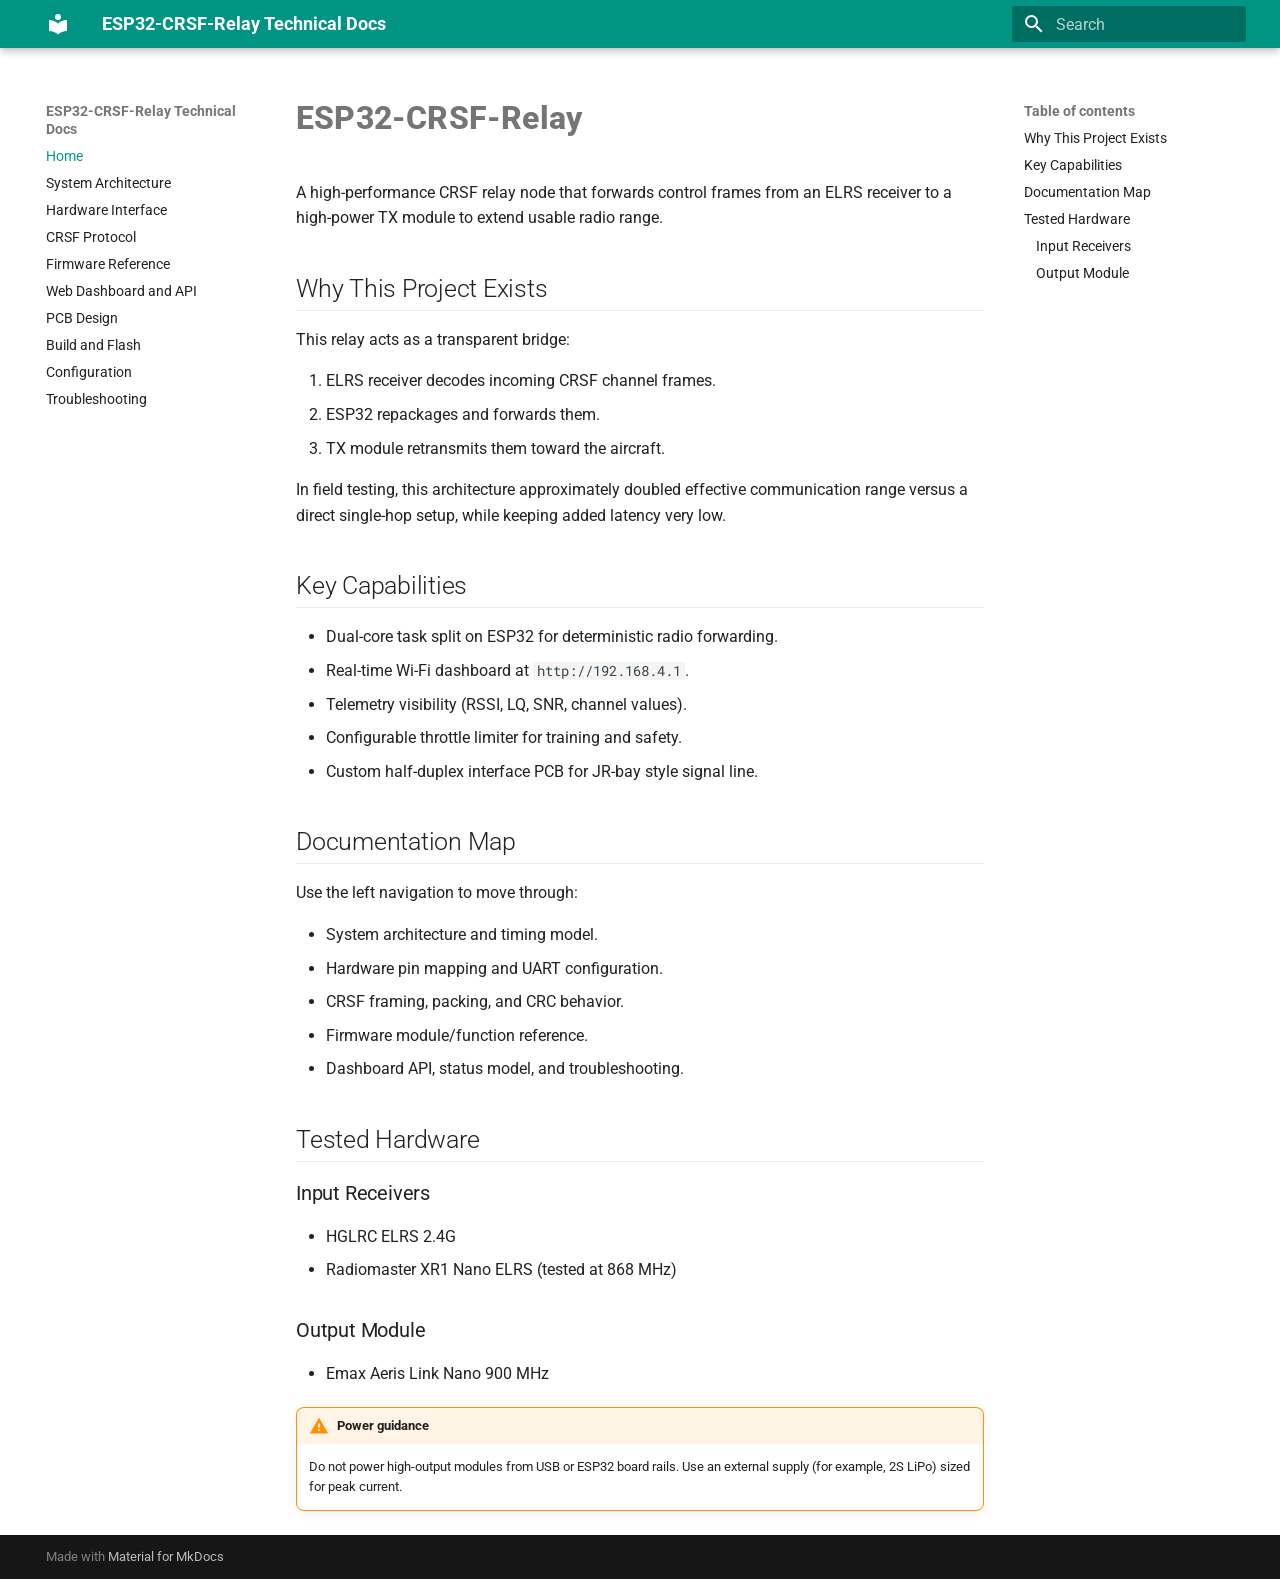
<file: site/index.html>
<!doctype html>
<html lang="en" class="no-js">
  <head>
    
      <meta charset="utf-8">
      <meta name="viewport" content="width=device-width,initial-scale=1">
      
        <meta name="description" content="Technical documentation for the ESP32 CRSF relay node">
      
      
      
      
      
        <link rel="next" href="architecture/">
      
      
        
      
      
      <link rel="icon" href="assets/images/favicon.png">
      <meta name="generator" content="mkdocs-1.6.1, mkdocs-material-9.7.6">
    
    
      
        <title>ESP32-CRSF-Relay Technical Docs</title>
      
    
    
      <link rel="stylesheet" href="assets/stylesheets/main.484c7ddc.min.css">
      
        
        <link rel="stylesheet" href="assets/stylesheets/palette.ab4e12ef.min.css">
      
      


    
    
      
    
    
      
        
        
        <link rel="preconnect" href="https://fonts.gstatic.com" crossorigin>
        <link rel="stylesheet" href="https://fonts.googleapis.com/css?family=Roboto:300,300i,400,400i,700,700i%7CRoboto+Mono:400,400i,700,700i&display=fallback">
        <style>:root{--md-text-font:"Roboto";--md-code-font:"Roboto Mono"}</style>
      
    
    
      <link rel="stylesheet" href="assets/stylesheets/extra.css">
    
    <script>__md_scope=new URL(".",location),__md_hash=e=>[...e].reduce(((e,_)=>(e<<5)-e+_.charCodeAt(0)),0),__md_get=(e,_=localStorage,t=__md_scope)=>JSON.parse(_.getItem(t.pathname+"."+e)),__md_set=(e,_,t=localStorage,a=__md_scope)=>{try{t.setItem(a.pathname+"."+e,JSON.stringify(_))}catch(e){}}</script>
    
      

    
    
  </head>
  
  
    
    
      
    
    
    
    
    <body dir="ltr" data-md-color-scheme="default" data-md-color-primary="teal" data-md-color-accent="amber">
  
    
    <input class="md-toggle" data-md-toggle="drawer" type="checkbox" id="__drawer" autocomplete="off">
    <input class="md-toggle" data-md-toggle="search" type="checkbox" id="__search" autocomplete="off">
    <label class="md-overlay" for="__drawer"></label>
    <div data-md-component="skip">
      
        
        <a href="#esp32-crsf-relay" class="md-skip">
          Skip to content
        </a>
      
    </div>
    <div data-md-component="announce">
      
    </div>
    
    
      

  

<header class="md-header md-header--shadow" data-md-component="header">
  <nav class="md-header__inner md-grid" aria-label="Header">
    <a href="." title="ESP32-CRSF-Relay Technical Docs" class="md-header__button md-logo" aria-label="ESP32-CRSF-Relay Technical Docs" data-md-component="logo">
      
  
  <svg xmlns="http://www.w3.org/2000/svg" viewBox="0 0 24 24"><path d="M12 8a3 3 0 0 0 3-3 3 3 0 0 0-3-3 3 3 0 0 0-3 3 3 3 0 0 0 3 3m0 3.54C9.64 9.35 6.5 8 3 8v11c3.5 0 6.64 1.35 9 3.54 2.36-2.19 5.5-3.54 9-3.54V8c-3.5 0-6.64 1.35-9 3.54"/></svg>

    </a>
    <label class="md-header__button md-icon" for="__drawer">
      
      <svg xmlns="http://www.w3.org/2000/svg" viewBox="0 0 24 24"><path d="M3 6h18v2H3zm0 5h18v2H3zm0 5h18v2H3z"/></svg>
    </label>
    <div class="md-header__title" data-md-component="header-title">
      <div class="md-header__ellipsis">
        <div class="md-header__topic">
          <span class="md-ellipsis">
            ESP32-CRSF-Relay Technical Docs
          </span>
        </div>
        <div class="md-header__topic" data-md-component="header-topic">
          <span class="md-ellipsis">
            
              Home
            
          </span>
        </div>
      </div>
    </div>
    
      
        <form class="md-header__option" data-md-component="palette">
  
    
    
    
    <input class="md-option" data-md-color-media="" data-md-color-scheme="default" data-md-color-primary="teal" data-md-color-accent="amber"  aria-hidden="true"  type="radio" name="__palette" id="__palette_0">
    
  
</form>
      
    
    
      <script>var palette=__md_get("__palette");if(palette&&palette.color){if("(prefers-color-scheme)"===palette.color.media){var media=matchMedia("(prefers-color-scheme: light)"),input=document.querySelector(media.matches?"[data-md-color-media='(prefers-color-scheme: light)']":"[data-md-color-media='(prefers-color-scheme: dark)']");palette.color.media=input.getAttribute("data-md-color-media"),palette.color.scheme=input.getAttribute("data-md-color-scheme"),palette.color.primary=input.getAttribute("data-md-color-primary"),palette.color.accent=input.getAttribute("data-md-color-accent")}for(var[key,value]of Object.entries(palette.color))document.body.setAttribute("data-md-color-"+key,value)}</script>
    
    
    
      
      
        <label class="md-header__button md-icon" for="__search">
          
          <svg xmlns="http://www.w3.org/2000/svg" viewBox="0 0 24 24"><path d="M9.5 3A6.5 6.5 0 0 1 16 9.5c0 1.61-.59 3.09-1.56 4.23l.27.27h.79l5 5-1.5 1.5-5-5v-.79l-.27-.27A6.52 6.52 0 0 1 9.5 16 6.5 6.5 0 0 1 3 9.5 6.5 6.5 0 0 1 9.5 3m0 2C7 5 5 7 5 9.5S7 14 9.5 14 14 12 14 9.5 12 5 9.5 5"/></svg>
        </label>
        <div class="md-search" data-md-component="search" role="dialog">
  <label class="md-search__overlay" for="__search"></label>
  <div class="md-search__inner" role="search">
    <form class="md-search__form" name="search">
      <input type="text" class="md-search__input" name="query" aria-label="Search" placeholder="Search" autocapitalize="off" autocorrect="off" autocomplete="off" spellcheck="false" data-md-component="search-query" required>
      <label class="md-search__icon md-icon" for="__search">
        
        <svg xmlns="http://www.w3.org/2000/svg" viewBox="0 0 24 24"><path d="M9.5 3A6.5 6.5 0 0 1 16 9.5c0 1.61-.59 3.09-1.56 4.23l.27.27h.79l5 5-1.5 1.5-5-5v-.79l-.27-.27A6.52 6.52 0 0 1 9.5 16 6.5 6.5 0 0 1 3 9.5 6.5 6.5 0 0 1 9.5 3m0 2C7 5 5 7 5 9.5S7 14 9.5 14 14 12 14 9.5 12 5 9.5 5"/></svg>
        
        <svg xmlns="http://www.w3.org/2000/svg" viewBox="0 0 24 24"><path d="M20 11v2H8l5.5 5.5-1.42 1.42L4.16 12l7.92-7.92L13.5 5.5 8 11z"/></svg>
      </label>
      <nav class="md-search__options" aria-label="Search">
        
        <button type="reset" class="md-search__icon md-icon" title="Clear" aria-label="Clear" tabindex="-1">
          
          <svg xmlns="http://www.w3.org/2000/svg" viewBox="0 0 24 24"><path d="M19 6.41 17.59 5 12 10.59 6.41 5 5 6.41 10.59 12 5 17.59 6.41 19 12 13.41 17.59 19 19 17.59 13.41 12z"/></svg>
        </button>
      </nav>
      
    </form>
    <div class="md-search__output">
      <div class="md-search__scrollwrap" tabindex="0" data-md-scrollfix>
        <div class="md-search-result" data-md-component="search-result">
          <div class="md-search-result__meta">
            Initializing search
          </div>
          <ol class="md-search-result__list" role="presentation"></ol>
        </div>
      </div>
    </div>
  </div>
</div>
      
    
    
  </nav>
  
</header>
    
    <div class="md-container" data-md-component="container">
      
      
        
          
        
      
      <main class="md-main" data-md-component="main">
        <div class="md-main__inner md-grid">
          
            
              
              <div class="md-sidebar md-sidebar--primary" data-md-component="sidebar" data-md-type="navigation" >
                <div class="md-sidebar__scrollwrap">
                  <div class="md-sidebar__inner">
                    



<nav class="md-nav md-nav--primary" aria-label="Navigation" data-md-level="0">
  <label class="md-nav__title" for="__drawer">
    <a href="." title="ESP32-CRSF-Relay Technical Docs" class="md-nav__button md-logo" aria-label="ESP32-CRSF-Relay Technical Docs" data-md-component="logo">
      
  
  <svg xmlns="http://www.w3.org/2000/svg" viewBox="0 0 24 24"><path d="M12 8a3 3 0 0 0 3-3 3 3 0 0 0-3-3 3 3 0 0 0-3 3 3 3 0 0 0 3 3m0 3.54C9.64 9.35 6.5 8 3 8v11c3.5 0 6.64 1.35 9 3.54 2.36-2.19 5.5-3.54 9-3.54V8c-3.5 0-6.64 1.35-9 3.54"/></svg>

    </a>
    ESP32-CRSF-Relay Technical Docs
  </label>
  
  <ul class="md-nav__list" data-md-scrollfix>
    
      
      
  
  
    
  
  
  
    <li class="md-nav__item md-nav__item--active">
      
      <input class="md-nav__toggle md-toggle" type="checkbox" id="__toc">
      
      
        
      
      
        <label class="md-nav__link md-nav__link--active" for="__toc">
          
  
  
  <span class="md-ellipsis">
    
  
    Home
  

    
  </span>
  
  

          <span class="md-nav__icon md-icon"></span>
        </label>
      
      <a href="." class="md-nav__link md-nav__link--active">
        
  
  
  <span class="md-ellipsis">
    
  
    Home
  

    
  </span>
  
  

      </a>
      
        

<nav class="md-nav md-nav--secondary" aria-label="Table of contents">
  
  
  
    
  
  
    <label class="md-nav__title" for="__toc">
      <span class="md-nav__icon md-icon"></span>
      Table of contents
    </label>
    <ul class="md-nav__list" data-md-component="toc" data-md-scrollfix>
      
        <li class="md-nav__item">
  <a href="#why-this-project-exists" class="md-nav__link">
    <span class="md-ellipsis">
      
        Why This Project Exists
      
    </span>
  </a>
  
</li>
      
        <li class="md-nav__item">
  <a href="#key-capabilities" class="md-nav__link">
    <span class="md-ellipsis">
      
        Key Capabilities
      
    </span>
  </a>
  
</li>
      
        <li class="md-nav__item">
  <a href="#documentation-map" class="md-nav__link">
    <span class="md-ellipsis">
      
        Documentation Map
      
    </span>
  </a>
  
</li>
      
        <li class="md-nav__item">
  <a href="#tested-hardware" class="md-nav__link">
    <span class="md-ellipsis">
      
        Tested Hardware
      
    </span>
  </a>
  
    <nav class="md-nav" aria-label="Tested Hardware">
      <ul class="md-nav__list">
        
          <li class="md-nav__item">
  <a href="#input-receivers" class="md-nav__link">
    <span class="md-ellipsis">
      
        Input Receivers
      
    </span>
  </a>
  
</li>
        
          <li class="md-nav__item">
  <a href="#output-module" class="md-nav__link">
    <span class="md-ellipsis">
      
        Output Module
      
    </span>
  </a>
  
</li>
        
      </ul>
    </nav>
  
</li>
      
    </ul>
  
</nav>
      
    </li>
  

    
      
      
  
  
  
  
    <li class="md-nav__item">
      <a href="architecture/" class="md-nav__link">
        
  
  
  <span class="md-ellipsis">
    
  
    System Architecture
  

    
  </span>
  
  

      </a>
    </li>
  

    
      
      
  
  
  
  
    <li class="md-nav__item">
      <a href="hardware/" class="md-nav__link">
        
  
  
  <span class="md-ellipsis">
    
  
    Hardware Interface
  

    
  </span>
  
  

      </a>
    </li>
  

    
      
      
  
  
  
  
    <li class="md-nav__item">
      <a href="crsf-protocol/" class="md-nav__link">
        
  
  
  <span class="md-ellipsis">
    
  
    CRSF Protocol
  

    
  </span>
  
  

      </a>
    </li>
  

    
      
      
  
  
  
  
    <li class="md-nav__item">
      <a href="firmware-reference/" class="md-nav__link">
        
  
  
  <span class="md-ellipsis">
    
  
    Firmware Reference
  

    
  </span>
  
  

      </a>
    </li>
  

    
      
      
  
  
  
  
    <li class="md-nav__item">
      <a href="web-dashboard-api/" class="md-nav__link">
        
  
  
  <span class="md-ellipsis">
    
  
    Web Dashboard and API
  

    
  </span>
  
  

      </a>
    </li>
  

    
      
      
  
  
  
  
    <li class="md-nav__item">
      <a href="pcb-design/" class="md-nav__link">
        
  
  
  <span class="md-ellipsis">
    
  
    PCB Design
  

    
  </span>
  
  

      </a>
    </li>
  

    
      
      
  
  
  
  
    <li class="md-nav__item">
      <a href="build-flash/" class="md-nav__link">
        
  
  
  <span class="md-ellipsis">
    
  
    Build and Flash
  

    
  </span>
  
  

      </a>
    </li>
  

    
      
      
  
  
  
  
    <li class="md-nav__item">
      <a href="configuration/" class="md-nav__link">
        
  
  
  <span class="md-ellipsis">
    
  
    Configuration
  

    
  </span>
  
  

      </a>
    </li>
  

    
      
      
  
  
  
  
    <li class="md-nav__item">
      <a href="troubleshooting/" class="md-nav__link">
        
  
  
  <span class="md-ellipsis">
    
  
    Troubleshooting
  

    
  </span>
  
  

      </a>
    </li>
  

    
  </ul>
</nav>
                  </div>
                </div>
              </div>
            
            
              
              <div class="md-sidebar md-sidebar--secondary" data-md-component="sidebar" data-md-type="toc" >
                <div class="md-sidebar__scrollwrap">
                  <div class="md-sidebar__inner">
                    

<nav class="md-nav md-nav--secondary" aria-label="Table of contents">
  
  
  
    
  
  
    <label class="md-nav__title" for="__toc">
      <span class="md-nav__icon md-icon"></span>
      Table of contents
    </label>
    <ul class="md-nav__list" data-md-component="toc" data-md-scrollfix>
      
        <li class="md-nav__item">
  <a href="#why-this-project-exists" class="md-nav__link">
    <span class="md-ellipsis">
      
        Why This Project Exists
      
    </span>
  </a>
  
</li>
      
        <li class="md-nav__item">
  <a href="#key-capabilities" class="md-nav__link">
    <span class="md-ellipsis">
      
        Key Capabilities
      
    </span>
  </a>
  
</li>
      
        <li class="md-nav__item">
  <a href="#documentation-map" class="md-nav__link">
    <span class="md-ellipsis">
      
        Documentation Map
      
    </span>
  </a>
  
</li>
      
        <li class="md-nav__item">
  <a href="#tested-hardware" class="md-nav__link">
    <span class="md-ellipsis">
      
        Tested Hardware
      
    </span>
  </a>
  
    <nav class="md-nav" aria-label="Tested Hardware">
      <ul class="md-nav__list">
        
          <li class="md-nav__item">
  <a href="#input-receivers" class="md-nav__link">
    <span class="md-ellipsis">
      
        Input Receivers
      
    </span>
  </a>
  
</li>
        
          <li class="md-nav__item">
  <a href="#output-module" class="md-nav__link">
    <span class="md-ellipsis">
      
        Output Module
      
    </span>
  </a>
  
</li>
        
      </ul>
    </nav>
  
</li>
      
    </ul>
  
</nav>
                  </div>
                </div>
              </div>
            
          
          
            <div class="md-content" data-md-component="content">
              
              <article class="md-content__inner md-typeset">
                
                  



<h1 id="esp32-crsf-relay">ESP32-CRSF-Relay<a class="headerlink" href="#esp32-crsf-relay" title="Permanent link">&para;</a></h1>
<p>A high-performance CRSF relay node that forwards control frames from an ELRS receiver to a high-power TX module to extend usable radio range.</p>
<h2 id="why-this-project-exists">Why This Project Exists<a class="headerlink" href="#why-this-project-exists" title="Permanent link">&para;</a></h2>
<p>This relay acts as a transparent bridge:</p>
<ol>
<li>ELRS receiver decodes incoming CRSF channel frames.</li>
<li>ESP32 repackages and forwards them.</li>
<li>TX module retransmits them toward the aircraft.</li>
</ol>
<p>In field testing, this architecture approximately doubled effective communication range versus a direct single-hop setup, while keeping added latency very low.</p>
<h2 id="key-capabilities">Key Capabilities<a class="headerlink" href="#key-capabilities" title="Permanent link">&para;</a></h2>
<ul>
<li>Dual-core task split on ESP32 for deterministic radio forwarding.</li>
<li>Real-time Wi-Fi dashboard at <code>http://192.168.4.1</code>.</li>
<li>Telemetry visibility (RSSI, LQ, SNR, channel values).</li>
<li>Configurable throttle limiter for training and safety.</li>
<li>Custom half-duplex interface PCB for JR-bay style signal line.</li>
</ul>
<h2 id="documentation-map">Documentation Map<a class="headerlink" href="#documentation-map" title="Permanent link">&para;</a></h2>
<p>Use the left navigation to move through:</p>
<ul>
<li>System architecture and timing model.</li>
<li>Hardware pin mapping and UART configuration.</li>
<li>CRSF framing, packing, and CRC behavior.</li>
<li>Firmware module/function reference.</li>
<li>Dashboard API, status model, and troubleshooting.</li>
</ul>
<h2 id="tested-hardware">Tested Hardware<a class="headerlink" href="#tested-hardware" title="Permanent link">&para;</a></h2>
<h3 id="input-receivers">Input Receivers<a class="headerlink" href="#input-receivers" title="Permanent link">&para;</a></h3>
<ul>
<li>HGLRC ELRS 2.4G</li>
<li>Radiomaster XR1 Nano ELRS (tested at 868 MHz)</li>
</ul>
<h3 id="output-module">Output Module<a class="headerlink" href="#output-module" title="Permanent link">&para;</a></h3>
<ul>
<li>Emax Aeris Link Nano 900 MHz</li>
</ul>
<div class="admonition warning">
<p class="admonition-title">Power guidance</p>
<p>Do not power high-output modules from USB or ESP32 board rails. Use an external supply (for example, 2S LiPo) sized for peak current.</p>
</div>












                
              </article>
            </div>
          
          
<script>var target=document.getElementById(location.hash.slice(1));target&&target.name&&(target.checked=target.name.startsWith("__tabbed_"))</script>
        </div>
        
          <button type="button" class="md-top md-icon" data-md-component="top" hidden>
  
  <svg xmlns="http://www.w3.org/2000/svg" viewBox="0 0 24 24"><path d="M13 20h-2V8l-5.5 5.5-1.42-1.42L12 4.16l7.92 7.92-1.42 1.42L13 8z"/></svg>
  Back to top
</button>
        
      </main>
      
        <footer class="md-footer">
  
  <div class="md-footer-meta md-typeset">
    <div class="md-footer-meta__inner md-grid">
      <div class="md-copyright">
  
  
    Made with
    <a href="https://squidfunk.github.io/mkdocs-material/" target="_blank" rel="noopener">
      Material for MkDocs
    </a>
  
</div>
      
    </div>
  </div>
</footer>
      
    </div>
    <div class="md-dialog" data-md-component="dialog">
      <div class="md-dialog__inner md-typeset"></div>
    </div>
    
    
    
      
      
      <script id="__config" type="application/json">{"annotate": null, "base": ".", "features": ["navigation.instant", "navigation.tracking", "navigation.top", "toc.follow", "search.highlight", "content.code.copy"], "search": "assets/javascripts/workers/search.2c215733.min.js", "tags": null, "translations": {"clipboard.copied": "Copied to clipboard", "clipboard.copy": "Copy to clipboard", "search.result.more.one": "1 more on this page", "search.result.more.other": "# more on this page", "search.result.none": "No matching documents", "search.result.one": "1 matching document", "search.result.other": "# matching documents", "search.result.placeholder": "Type to start searching", "search.result.term.missing": "Missing", "select.version": "Select version"}, "version": null}</script>
    
    
      <script src="assets/javascripts/bundle.79ae519e.min.js"></script>
      
    
  </body>
</html>
</file>
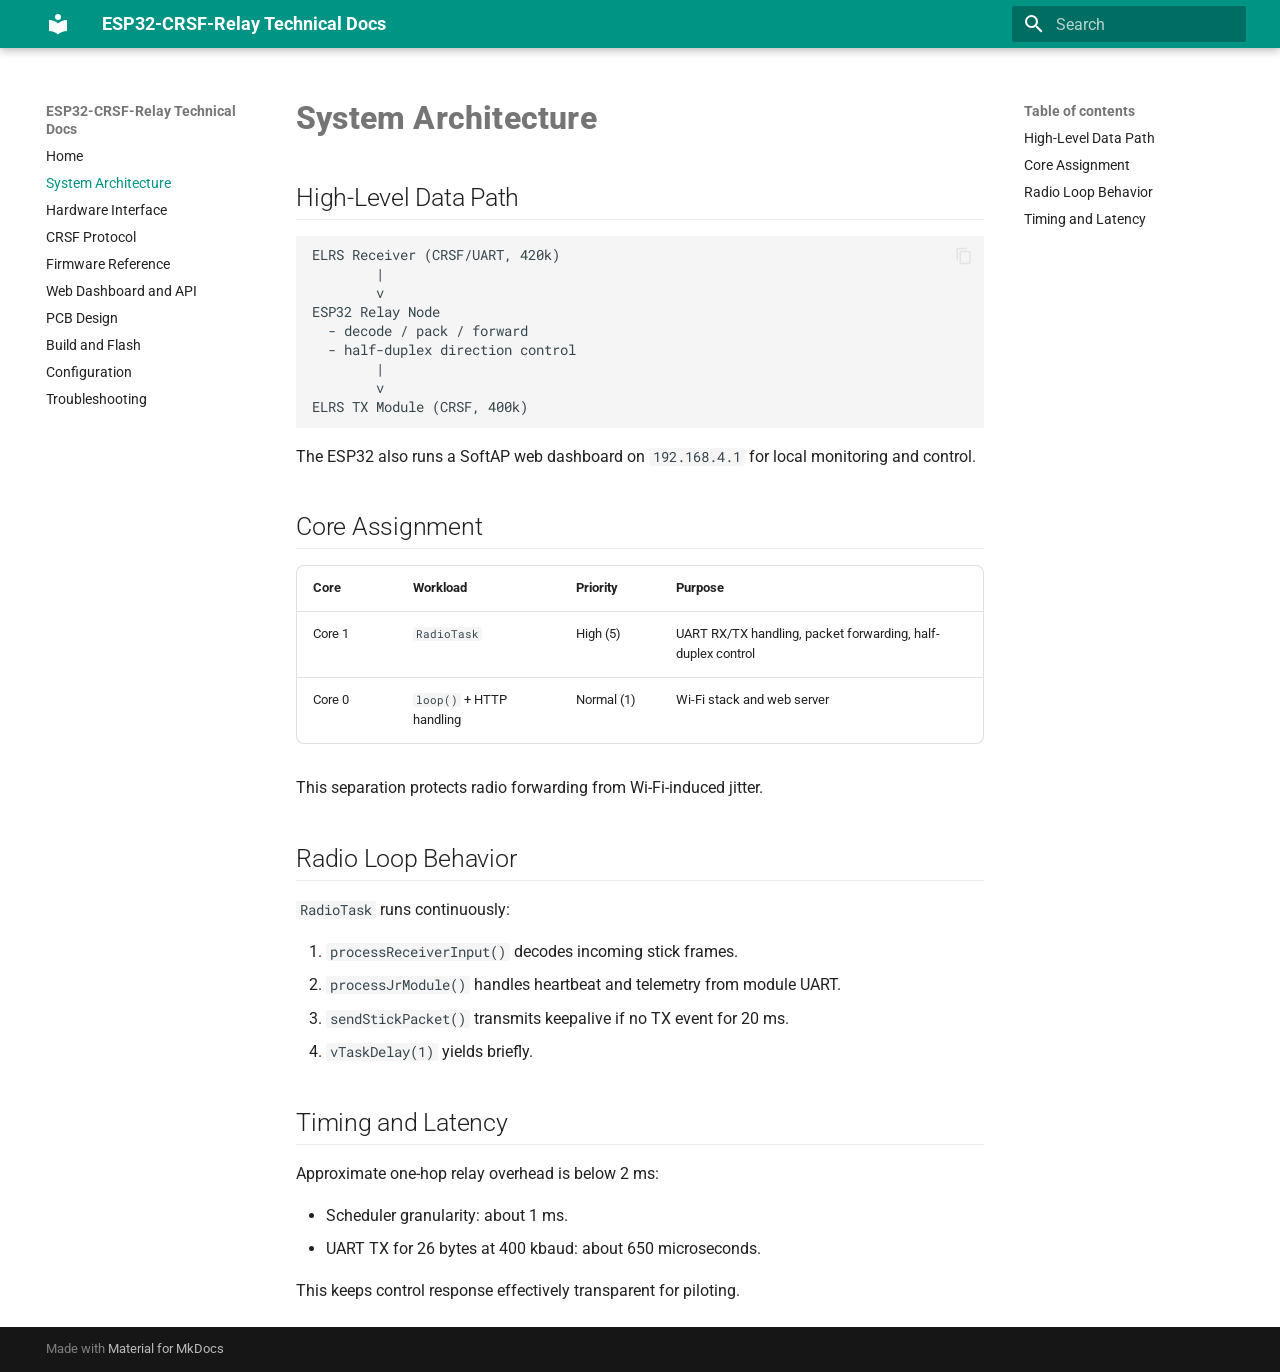
<file: site/architecture/index.html>
<!doctype html>
<html lang="en" class="no-js">
  <head>
    
      <meta charset="utf-8">
      <meta name="viewport" content="width=device-width,initial-scale=1">
      
        <meta name="description" content="Technical documentation for the ESP32 CRSF relay node">
      
      
      
      
        <link rel="prev" href="..">
      
      
        <link rel="next" href="../hardware/">
      
      
        
      
      
      <link rel="icon" href="../assets/images/favicon.png">
      <meta name="generator" content="mkdocs-1.6.1, mkdocs-material-9.7.6">
    
    
      
        <title>System Architecture - ESP32-CRSF-Relay Technical Docs</title>
      
    
    
      <link rel="stylesheet" href="../assets/stylesheets/main.484c7ddc.min.css">
      
        
        <link rel="stylesheet" href="../assets/stylesheets/palette.ab4e12ef.min.css">
      
      


    
    
      
    
    
      
        
        
        <link rel="preconnect" href="https://fonts.gstatic.com" crossorigin>
        <link rel="stylesheet" href="https://fonts.googleapis.com/css?family=Roboto:300,300i,400,400i,700,700i%7CRoboto+Mono:400,400i,700,700i&display=fallback">
        <style>:root{--md-text-font:"Roboto";--md-code-font:"Roboto Mono"}</style>
      
    
    
      <link rel="stylesheet" href="../assets/stylesheets/extra.css">
    
    <script>__md_scope=new URL("..",location),__md_hash=e=>[...e].reduce(((e,_)=>(e<<5)-e+_.charCodeAt(0)),0),__md_get=(e,_=localStorage,t=__md_scope)=>JSON.parse(_.getItem(t.pathname+"."+e)),__md_set=(e,_,t=localStorage,a=__md_scope)=>{try{t.setItem(a.pathname+"."+e,JSON.stringify(_))}catch(e){}}</script>
    
      

    
    
  </head>
  
  
    
    
      
    
    
    
    
    <body dir="ltr" data-md-color-scheme="default" data-md-color-primary="teal" data-md-color-accent="amber">
  
    
    <input class="md-toggle" data-md-toggle="drawer" type="checkbox" id="__drawer" autocomplete="off">
    <input class="md-toggle" data-md-toggle="search" type="checkbox" id="__search" autocomplete="off">
    <label class="md-overlay" for="__drawer"></label>
    <div data-md-component="skip">
      
        
        <a href="#system-architecture" class="md-skip">
          Skip to content
        </a>
      
    </div>
    <div data-md-component="announce">
      
    </div>
    
    
      

  

<header class="md-header md-header--shadow" data-md-component="header">
  <nav class="md-header__inner md-grid" aria-label="Header">
    <a href=".." title="ESP32-CRSF-Relay Technical Docs" class="md-header__button md-logo" aria-label="ESP32-CRSF-Relay Technical Docs" data-md-component="logo">
      
  
  <svg xmlns="http://www.w3.org/2000/svg" viewBox="0 0 24 24"><path d="M12 8a3 3 0 0 0 3-3 3 3 0 0 0-3-3 3 3 0 0 0-3 3 3 3 0 0 0 3 3m0 3.54C9.64 9.35 6.5 8 3 8v11c3.5 0 6.64 1.35 9 3.54 2.36-2.19 5.5-3.54 9-3.54V8c-3.5 0-6.64 1.35-9 3.54"/></svg>

    </a>
    <label class="md-header__button md-icon" for="__drawer">
      
      <svg xmlns="http://www.w3.org/2000/svg" viewBox="0 0 24 24"><path d="M3 6h18v2H3zm0 5h18v2H3zm0 5h18v2H3z"/></svg>
    </label>
    <div class="md-header__title" data-md-component="header-title">
      <div class="md-header__ellipsis">
        <div class="md-header__topic">
          <span class="md-ellipsis">
            ESP32-CRSF-Relay Technical Docs
          </span>
        </div>
        <div class="md-header__topic" data-md-component="header-topic">
          <span class="md-ellipsis">
            
              System Architecture
            
          </span>
        </div>
      </div>
    </div>
    
      
        <form class="md-header__option" data-md-component="palette">
  
    
    
    
    <input class="md-option" data-md-color-media="" data-md-color-scheme="default" data-md-color-primary="teal" data-md-color-accent="amber"  aria-hidden="true"  type="radio" name="__palette" id="__palette_0">
    
  
</form>
      
    
    
      <script>var palette=__md_get("__palette");if(palette&&palette.color){if("(prefers-color-scheme)"===palette.color.media){var media=matchMedia("(prefers-color-scheme: light)"),input=document.querySelector(media.matches?"[data-md-color-media='(prefers-color-scheme: light)']":"[data-md-color-media='(prefers-color-scheme: dark)']");palette.color.media=input.getAttribute("data-md-color-media"),palette.color.scheme=input.getAttribute("data-md-color-scheme"),palette.color.primary=input.getAttribute("data-md-color-primary"),palette.color.accent=input.getAttribute("data-md-color-accent")}for(var[key,value]of Object.entries(palette.color))document.body.setAttribute("data-md-color-"+key,value)}</script>
    
    
    
      
      
        <label class="md-header__button md-icon" for="__search">
          
          <svg xmlns="http://www.w3.org/2000/svg" viewBox="0 0 24 24"><path d="M9.5 3A6.5 6.5 0 0 1 16 9.5c0 1.61-.59 3.09-1.56 4.23l.27.27h.79l5 5-1.5 1.5-5-5v-.79l-.27-.27A6.52 6.52 0 0 1 9.5 16 6.5 6.5 0 0 1 3 9.5 6.5 6.5 0 0 1 9.5 3m0 2C7 5 5 7 5 9.5S7 14 9.5 14 14 12 14 9.5 12 5 9.5 5"/></svg>
        </label>
        <div class="md-search" data-md-component="search" role="dialog">
  <label class="md-search__overlay" for="__search"></label>
  <div class="md-search__inner" role="search">
    <form class="md-search__form" name="search">
      <input type="text" class="md-search__input" name="query" aria-label="Search" placeholder="Search" autocapitalize="off" autocorrect="off" autocomplete="off" spellcheck="false" data-md-component="search-query" required>
      <label class="md-search__icon md-icon" for="__search">
        
        <svg xmlns="http://www.w3.org/2000/svg" viewBox="0 0 24 24"><path d="M9.5 3A6.5 6.5 0 0 1 16 9.5c0 1.61-.59 3.09-1.56 4.23l.27.27h.79l5 5-1.5 1.5-5-5v-.79l-.27-.27A6.52 6.52 0 0 1 9.5 16 6.5 6.5 0 0 1 3 9.5 6.5 6.5 0 0 1 9.5 3m0 2C7 5 5 7 5 9.5S7 14 9.5 14 14 12 14 9.5 12 5 9.5 5"/></svg>
        
        <svg xmlns="http://www.w3.org/2000/svg" viewBox="0 0 24 24"><path d="M20 11v2H8l5.5 5.5-1.42 1.42L4.16 12l7.92-7.92L13.5 5.5 8 11z"/></svg>
      </label>
      <nav class="md-search__options" aria-label="Search">
        
        <button type="reset" class="md-search__icon md-icon" title="Clear" aria-label="Clear" tabindex="-1">
          
          <svg xmlns="http://www.w3.org/2000/svg" viewBox="0 0 24 24"><path d="M19 6.41 17.59 5 12 10.59 6.41 5 5 6.41 10.59 12 5 17.59 6.41 19 12 13.41 17.59 19 19 17.59 13.41 12z"/></svg>
        </button>
      </nav>
      
    </form>
    <div class="md-search__output">
      <div class="md-search__scrollwrap" tabindex="0" data-md-scrollfix>
        <div class="md-search-result" data-md-component="search-result">
          <div class="md-search-result__meta">
            Initializing search
          </div>
          <ol class="md-search-result__list" role="presentation"></ol>
        </div>
      </div>
    </div>
  </div>
</div>
      
    
    
  </nav>
  
</header>
    
    <div class="md-container" data-md-component="container">
      
      
        
          
        
      
      <main class="md-main" data-md-component="main">
        <div class="md-main__inner md-grid">
          
            
              
              <div class="md-sidebar md-sidebar--primary" data-md-component="sidebar" data-md-type="navigation" >
                <div class="md-sidebar__scrollwrap">
                  <div class="md-sidebar__inner">
                    



<nav class="md-nav md-nav--primary" aria-label="Navigation" data-md-level="0">
  <label class="md-nav__title" for="__drawer">
    <a href=".." title="ESP32-CRSF-Relay Technical Docs" class="md-nav__button md-logo" aria-label="ESP32-CRSF-Relay Technical Docs" data-md-component="logo">
      
  
  <svg xmlns="http://www.w3.org/2000/svg" viewBox="0 0 24 24"><path d="M12 8a3 3 0 0 0 3-3 3 3 0 0 0-3-3 3 3 0 0 0-3 3 3 3 0 0 0 3 3m0 3.54C9.64 9.35 6.5 8 3 8v11c3.5 0 6.64 1.35 9 3.54 2.36-2.19 5.5-3.54 9-3.54V8c-3.5 0-6.64 1.35-9 3.54"/></svg>

    </a>
    ESP32-CRSF-Relay Technical Docs
  </label>
  
  <ul class="md-nav__list" data-md-scrollfix>
    
      
      
  
  
  
  
    <li class="md-nav__item">
      <a href=".." class="md-nav__link">
        
  
  
  <span class="md-ellipsis">
    
  
    Home
  

    
  </span>
  
  

      </a>
    </li>
  

    
      
      
  
  
    
  
  
  
    <li class="md-nav__item md-nav__item--active">
      
      <input class="md-nav__toggle md-toggle" type="checkbox" id="__toc">
      
      
        
      
      
        <label class="md-nav__link md-nav__link--active" for="__toc">
          
  
  
  <span class="md-ellipsis">
    
  
    System Architecture
  

    
  </span>
  
  

          <span class="md-nav__icon md-icon"></span>
        </label>
      
      <a href="./" class="md-nav__link md-nav__link--active">
        
  
  
  <span class="md-ellipsis">
    
  
    System Architecture
  

    
  </span>
  
  

      </a>
      
        

<nav class="md-nav md-nav--secondary" aria-label="Table of contents">
  
  
  
    
  
  
    <label class="md-nav__title" for="__toc">
      <span class="md-nav__icon md-icon"></span>
      Table of contents
    </label>
    <ul class="md-nav__list" data-md-component="toc" data-md-scrollfix>
      
        <li class="md-nav__item">
  <a href="#high-level-data-path" class="md-nav__link">
    <span class="md-ellipsis">
      
        High-Level Data Path
      
    </span>
  </a>
  
</li>
      
        <li class="md-nav__item">
  <a href="#core-assignment" class="md-nav__link">
    <span class="md-ellipsis">
      
        Core Assignment
      
    </span>
  </a>
  
</li>
      
        <li class="md-nav__item">
  <a href="#radio-loop-behavior" class="md-nav__link">
    <span class="md-ellipsis">
      
        Radio Loop Behavior
      
    </span>
  </a>
  
</li>
      
        <li class="md-nav__item">
  <a href="#timing-and-latency" class="md-nav__link">
    <span class="md-ellipsis">
      
        Timing and Latency
      
    </span>
  </a>
  
</li>
      
    </ul>
  
</nav>
      
    </li>
  

    
      
      
  
  
  
  
    <li class="md-nav__item">
      <a href="../hardware/" class="md-nav__link">
        
  
  
  <span class="md-ellipsis">
    
  
    Hardware Interface
  

    
  </span>
  
  

      </a>
    </li>
  

    
      
      
  
  
  
  
    <li class="md-nav__item">
      <a href="../crsf-protocol/" class="md-nav__link">
        
  
  
  <span class="md-ellipsis">
    
  
    CRSF Protocol
  

    
  </span>
  
  

      </a>
    </li>
  

    
      
      
  
  
  
  
    <li class="md-nav__item">
      <a href="../firmware-reference/" class="md-nav__link">
        
  
  
  <span class="md-ellipsis">
    
  
    Firmware Reference
  

    
  </span>
  
  

      </a>
    </li>
  

    
      
      
  
  
  
  
    <li class="md-nav__item">
      <a href="../web-dashboard-api/" class="md-nav__link">
        
  
  
  <span class="md-ellipsis">
    
  
    Web Dashboard and API
  

    
  </span>
  
  

      </a>
    </li>
  

    
      
      
  
  
  
  
    <li class="md-nav__item">
      <a href="../pcb-design/" class="md-nav__link">
        
  
  
  <span class="md-ellipsis">
    
  
    PCB Design
  

    
  </span>
  
  

      </a>
    </li>
  

    
      
      
  
  
  
  
    <li class="md-nav__item">
      <a href="../build-flash/" class="md-nav__link">
        
  
  
  <span class="md-ellipsis">
    
  
    Build and Flash
  

    
  </span>
  
  

      </a>
    </li>
  

    
      
      
  
  
  
  
    <li class="md-nav__item">
      <a href="../configuration/" class="md-nav__link">
        
  
  
  <span class="md-ellipsis">
    
  
    Configuration
  

    
  </span>
  
  

      </a>
    </li>
  

    
      
      
  
  
  
  
    <li class="md-nav__item">
      <a href="../troubleshooting/" class="md-nav__link">
        
  
  
  <span class="md-ellipsis">
    
  
    Troubleshooting
  

    
  </span>
  
  

      </a>
    </li>
  

    
  </ul>
</nav>
                  </div>
                </div>
              </div>
            
            
              
              <div class="md-sidebar md-sidebar--secondary" data-md-component="sidebar" data-md-type="toc" >
                <div class="md-sidebar__scrollwrap">
                  <div class="md-sidebar__inner">
                    

<nav class="md-nav md-nav--secondary" aria-label="Table of contents">
  
  
  
    
  
  
    <label class="md-nav__title" for="__toc">
      <span class="md-nav__icon md-icon"></span>
      Table of contents
    </label>
    <ul class="md-nav__list" data-md-component="toc" data-md-scrollfix>
      
        <li class="md-nav__item">
  <a href="#high-level-data-path" class="md-nav__link">
    <span class="md-ellipsis">
      
        High-Level Data Path
      
    </span>
  </a>
  
</li>
      
        <li class="md-nav__item">
  <a href="#core-assignment" class="md-nav__link">
    <span class="md-ellipsis">
      
        Core Assignment
      
    </span>
  </a>
  
</li>
      
        <li class="md-nav__item">
  <a href="#radio-loop-behavior" class="md-nav__link">
    <span class="md-ellipsis">
      
        Radio Loop Behavior
      
    </span>
  </a>
  
</li>
      
        <li class="md-nav__item">
  <a href="#timing-and-latency" class="md-nav__link">
    <span class="md-ellipsis">
      
        Timing and Latency
      
    </span>
  </a>
  
</li>
      
    </ul>
  
</nav>
                  </div>
                </div>
              </div>
            
          
          
            <div class="md-content" data-md-component="content">
              
              <article class="md-content__inner md-typeset">
                
                  



<h1 id="system-architecture">System Architecture<a class="headerlink" href="#system-architecture" title="Permanent link">&para;</a></h1>
<h2 id="high-level-data-path">High-Level Data Path<a class="headerlink" href="#high-level-data-path" title="Permanent link">&para;</a></h2>
<div class="highlight"><pre><span></span><code><a id="__codelineno-0-1" name="__codelineno-0-1" href="#__codelineno-0-1"></a>ELRS Receiver (CRSF/UART, 420k)
<a id="__codelineno-0-2" name="__codelineno-0-2" href="#__codelineno-0-2"></a>        |
<a id="__codelineno-0-3" name="__codelineno-0-3" href="#__codelineno-0-3"></a>        v
<a id="__codelineno-0-4" name="__codelineno-0-4" href="#__codelineno-0-4"></a>ESP32 Relay Node
<a id="__codelineno-0-5" name="__codelineno-0-5" href="#__codelineno-0-5"></a>  - decode / pack / forward
<a id="__codelineno-0-6" name="__codelineno-0-6" href="#__codelineno-0-6"></a>  - half-duplex direction control
<a id="__codelineno-0-7" name="__codelineno-0-7" href="#__codelineno-0-7"></a>        |
<a id="__codelineno-0-8" name="__codelineno-0-8" href="#__codelineno-0-8"></a>        v
<a id="__codelineno-0-9" name="__codelineno-0-9" href="#__codelineno-0-9"></a>ELRS TX Module (CRSF, 400k)
</code></pre></div>
<p>The ESP32 also runs a SoftAP web dashboard on <code>192.168.4.1</code> for local monitoring and control.</p>
<h2 id="core-assignment">Core Assignment<a class="headerlink" href="#core-assignment" title="Permanent link">&para;</a></h2>
<table>
<thead>
<tr>
<th>Core</th>
<th>Workload</th>
<th>Priority</th>
<th>Purpose</th>
</tr>
</thead>
<tbody>
<tr>
<td>Core 1</td>
<td><code>RadioTask</code></td>
<td>High (5)</td>
<td>UART RX/TX handling, packet forwarding, half-duplex control</td>
</tr>
<tr>
<td>Core 0</td>
<td><code>loop()</code> + HTTP handling</td>
<td>Normal (1)</td>
<td>Wi-Fi stack and web server</td>
</tr>
</tbody>
</table>
<p>This separation protects radio forwarding from Wi-Fi-induced jitter.</p>
<h2 id="radio-loop-behavior">Radio Loop Behavior<a class="headerlink" href="#radio-loop-behavior" title="Permanent link">&para;</a></h2>
<p><code>RadioTask</code> runs continuously:</p>
<ol>
<li><code>processReceiverInput()</code> decodes incoming stick frames.</li>
<li><code>processJrModule()</code> handles heartbeat and telemetry from module UART.</li>
<li><code>sendStickPacket()</code> transmits keepalive if no TX event for 20 ms.</li>
<li><code>vTaskDelay(1)</code> yields briefly.</li>
</ol>
<h2 id="timing-and-latency">Timing and Latency<a class="headerlink" href="#timing-and-latency" title="Permanent link">&para;</a></h2>
<p>Approximate one-hop relay overhead is below 2 ms:</p>
<ul>
<li>Scheduler granularity: about 1 ms.</li>
<li>UART TX for 26 bytes at 400 kbaud: about 650 microseconds.</li>
</ul>
<p>This keeps control response effectively transparent for piloting.</p>












                
              </article>
            </div>
          
          
<script>var target=document.getElementById(location.hash.slice(1));target&&target.name&&(target.checked=target.name.startsWith("__tabbed_"))</script>
        </div>
        
          <button type="button" class="md-top md-icon" data-md-component="top" hidden>
  
  <svg xmlns="http://www.w3.org/2000/svg" viewBox="0 0 24 24"><path d="M13 20h-2V8l-5.5 5.5-1.42-1.42L12 4.16l7.92 7.92-1.42 1.42L13 8z"/></svg>
  Back to top
</button>
        
      </main>
      
        <footer class="md-footer">
  
  <div class="md-footer-meta md-typeset">
    <div class="md-footer-meta__inner md-grid">
      <div class="md-copyright">
  
  
    Made with
    <a href="https://squidfunk.github.io/mkdocs-material/" target="_blank" rel="noopener">
      Material for MkDocs
    </a>
  
</div>
      
    </div>
  </div>
</footer>
      
    </div>
    <div class="md-dialog" data-md-component="dialog">
      <div class="md-dialog__inner md-typeset"></div>
    </div>
    
    
    
      
      
      <script id="__config" type="application/json">{"annotate": null, "base": "..", "features": ["navigation.instant", "navigation.tracking", "navigation.top", "toc.follow", "search.highlight", "content.code.copy"], "search": "../assets/javascripts/workers/search.2c215733.min.js", "tags": null, "translations": {"clipboard.copied": "Copied to clipboard", "clipboard.copy": "Copy to clipboard", "search.result.more.one": "1 more on this page", "search.result.more.other": "# more on this page", "search.result.none": "No matching documents", "search.result.one": "1 matching document", "search.result.other": "# matching documents", "search.result.placeholder": "Type to start searching", "search.result.term.missing": "Missing", "select.version": "Select version"}, "version": null}</script>
    
    
      <script src="../assets/javascripts/bundle.79ae519e.min.js"></script>
      
    
  </body>
</html>
</file>
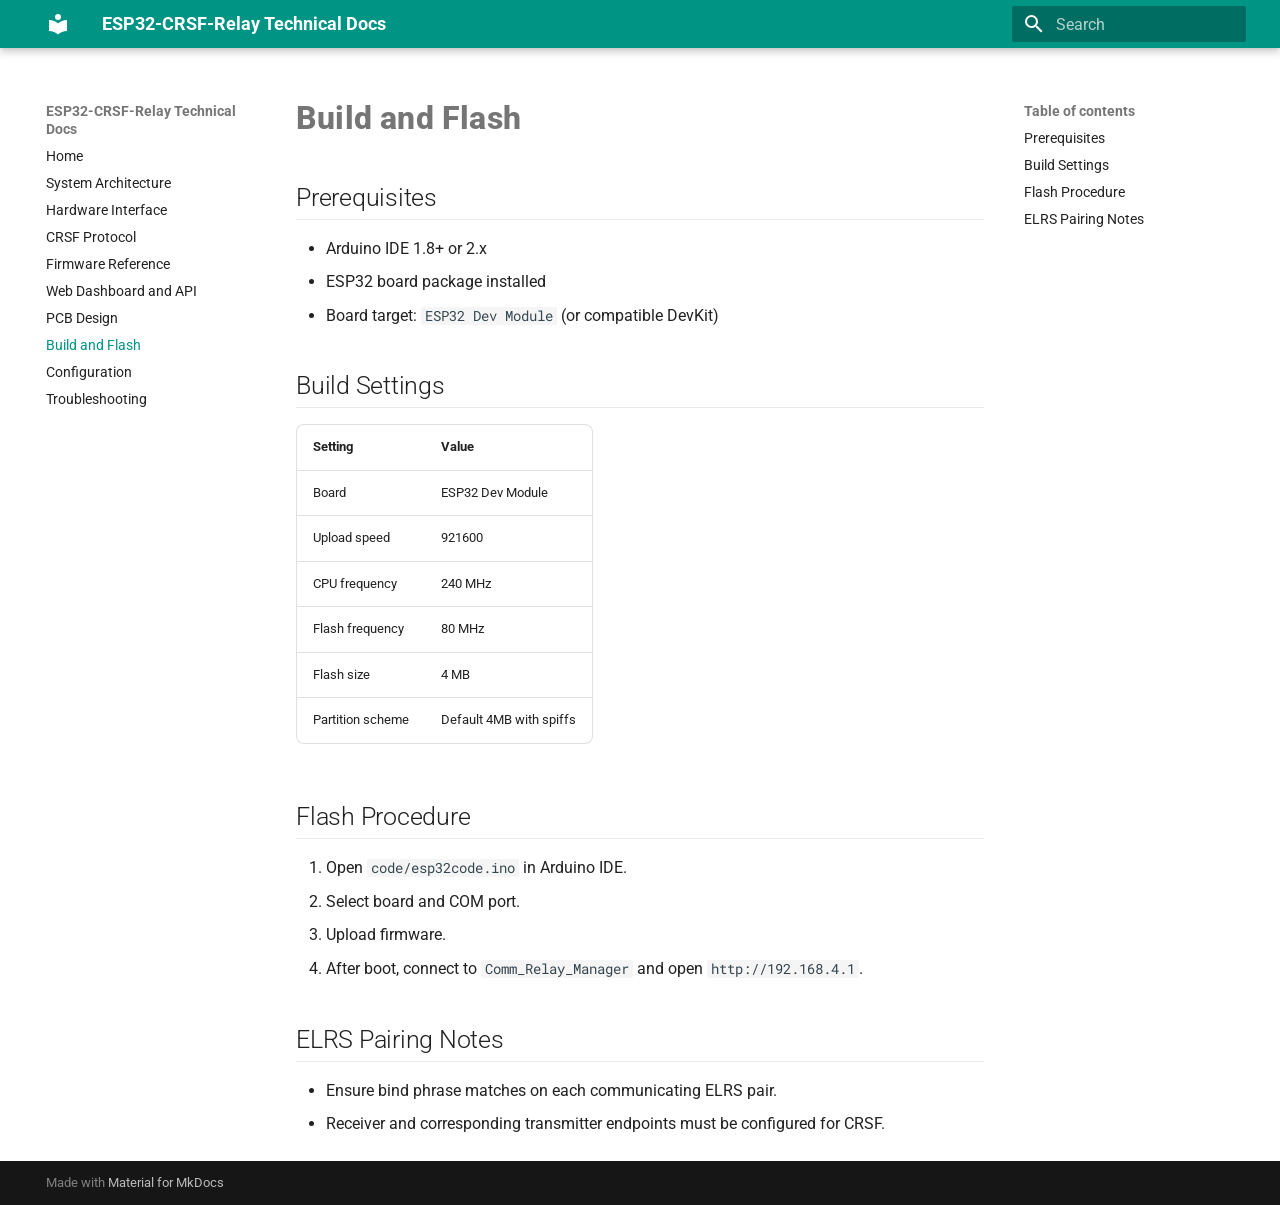
<file: site/build-flash/index.html>
<!doctype html>
<html lang="en" class="no-js">
  <head>
    
      <meta charset="utf-8">
      <meta name="viewport" content="width=device-width,initial-scale=1">
      
        <meta name="description" content="Technical documentation for the ESP32 CRSF relay node">
      
      
      
      
        <link rel="prev" href="../pcb-design/">
      
      
        <link rel="next" href="../configuration/">
      
      
        
      
      
      <link rel="icon" href="../assets/images/favicon.png">
      <meta name="generator" content="mkdocs-1.6.1, mkdocs-material-9.7.6">
    
    
      
        <title>Build and Flash - ESP32-CRSF-Relay Technical Docs</title>
      
    
    
      <link rel="stylesheet" href="../assets/stylesheets/main.484c7ddc.min.css">
      
        
        <link rel="stylesheet" href="../assets/stylesheets/palette.ab4e12ef.min.css">
      
      


    
    
      
    
    
      
        
        
        <link rel="preconnect" href="https://fonts.gstatic.com" crossorigin>
        <link rel="stylesheet" href="https://fonts.googleapis.com/css?family=Roboto:300,300i,400,400i,700,700i%7CRoboto+Mono:400,400i,700,700i&display=fallback">
        <style>:root{--md-text-font:"Roboto";--md-code-font:"Roboto Mono"}</style>
      
    
    
      <link rel="stylesheet" href="../assets/stylesheets/extra.css">
    
    <script>__md_scope=new URL("..",location),__md_hash=e=>[...e].reduce(((e,_)=>(e<<5)-e+_.charCodeAt(0)),0),__md_get=(e,_=localStorage,t=__md_scope)=>JSON.parse(_.getItem(t.pathname+"."+e)),__md_set=(e,_,t=localStorage,a=__md_scope)=>{try{t.setItem(a.pathname+"."+e,JSON.stringify(_))}catch(e){}}</script>
    
      

    
    
  </head>
  
  
    
    
      
    
    
    
    
    <body dir="ltr" data-md-color-scheme="default" data-md-color-primary="teal" data-md-color-accent="amber">
  
    
    <input class="md-toggle" data-md-toggle="drawer" type="checkbox" id="__drawer" autocomplete="off">
    <input class="md-toggle" data-md-toggle="search" type="checkbox" id="__search" autocomplete="off">
    <label class="md-overlay" for="__drawer"></label>
    <div data-md-component="skip">
      
        
        <a href="#build-and-flash" class="md-skip">
          Skip to content
        </a>
      
    </div>
    <div data-md-component="announce">
      
    </div>
    
    
      

  

<header class="md-header md-header--shadow" data-md-component="header">
  <nav class="md-header__inner md-grid" aria-label="Header">
    <a href=".." title="ESP32-CRSF-Relay Technical Docs" class="md-header__button md-logo" aria-label="ESP32-CRSF-Relay Technical Docs" data-md-component="logo">
      
  
  <svg xmlns="http://www.w3.org/2000/svg" viewBox="0 0 24 24"><path d="M12 8a3 3 0 0 0 3-3 3 3 0 0 0-3-3 3 3 0 0 0-3 3 3 3 0 0 0 3 3m0 3.54C9.64 9.35 6.5 8 3 8v11c3.5 0 6.64 1.35 9 3.54 2.36-2.19 5.5-3.54 9-3.54V8c-3.5 0-6.64 1.35-9 3.54"/></svg>

    </a>
    <label class="md-header__button md-icon" for="__drawer">
      
      <svg xmlns="http://www.w3.org/2000/svg" viewBox="0 0 24 24"><path d="M3 6h18v2H3zm0 5h18v2H3zm0 5h18v2H3z"/></svg>
    </label>
    <div class="md-header__title" data-md-component="header-title">
      <div class="md-header__ellipsis">
        <div class="md-header__topic">
          <span class="md-ellipsis">
            ESP32-CRSF-Relay Technical Docs
          </span>
        </div>
        <div class="md-header__topic" data-md-component="header-topic">
          <span class="md-ellipsis">
            
              Build and Flash
            
          </span>
        </div>
      </div>
    </div>
    
      
        <form class="md-header__option" data-md-component="palette">
  
    
    
    
    <input class="md-option" data-md-color-media="" data-md-color-scheme="default" data-md-color-primary="teal" data-md-color-accent="amber"  aria-hidden="true"  type="radio" name="__palette" id="__palette_0">
    
  
</form>
      
    
    
      <script>var palette=__md_get("__palette");if(palette&&palette.color){if("(prefers-color-scheme)"===palette.color.media){var media=matchMedia("(prefers-color-scheme: light)"),input=document.querySelector(media.matches?"[data-md-color-media='(prefers-color-scheme: light)']":"[data-md-color-media='(prefers-color-scheme: dark)']");palette.color.media=input.getAttribute("data-md-color-media"),palette.color.scheme=input.getAttribute("data-md-color-scheme"),palette.color.primary=input.getAttribute("data-md-color-primary"),palette.color.accent=input.getAttribute("data-md-color-accent")}for(var[key,value]of Object.entries(palette.color))document.body.setAttribute("data-md-color-"+key,value)}</script>
    
    
    
      
      
        <label class="md-header__button md-icon" for="__search">
          
          <svg xmlns="http://www.w3.org/2000/svg" viewBox="0 0 24 24"><path d="M9.5 3A6.5 6.5 0 0 1 16 9.5c0 1.61-.59 3.09-1.56 4.23l.27.27h.79l5 5-1.5 1.5-5-5v-.79l-.27-.27A6.52 6.52 0 0 1 9.5 16 6.5 6.5 0 0 1 3 9.5 6.5 6.5 0 0 1 9.5 3m0 2C7 5 5 7 5 9.5S7 14 9.5 14 14 12 14 9.5 12 5 9.5 5"/></svg>
        </label>
        <div class="md-search" data-md-component="search" role="dialog">
  <label class="md-search__overlay" for="__search"></label>
  <div class="md-search__inner" role="search">
    <form class="md-search__form" name="search">
      <input type="text" class="md-search__input" name="query" aria-label="Search" placeholder="Search" autocapitalize="off" autocorrect="off" autocomplete="off" spellcheck="false" data-md-component="search-query" required>
      <label class="md-search__icon md-icon" for="__search">
        
        <svg xmlns="http://www.w3.org/2000/svg" viewBox="0 0 24 24"><path d="M9.5 3A6.5 6.5 0 0 1 16 9.5c0 1.61-.59 3.09-1.56 4.23l.27.27h.79l5 5-1.5 1.5-5-5v-.79l-.27-.27A6.52 6.52 0 0 1 9.5 16 6.5 6.5 0 0 1 3 9.5 6.5 6.5 0 0 1 9.5 3m0 2C7 5 5 7 5 9.5S7 14 9.5 14 14 12 14 9.5 12 5 9.5 5"/></svg>
        
        <svg xmlns="http://www.w3.org/2000/svg" viewBox="0 0 24 24"><path d="M20 11v2H8l5.5 5.5-1.42 1.42L4.16 12l7.92-7.92L13.5 5.5 8 11z"/></svg>
      </label>
      <nav class="md-search__options" aria-label="Search">
        
        <button type="reset" class="md-search__icon md-icon" title="Clear" aria-label="Clear" tabindex="-1">
          
          <svg xmlns="http://www.w3.org/2000/svg" viewBox="0 0 24 24"><path d="M19 6.41 17.59 5 12 10.59 6.41 5 5 6.41 10.59 12 5 17.59 6.41 19 12 13.41 17.59 19 19 17.59 13.41 12z"/></svg>
        </button>
      </nav>
      
    </form>
    <div class="md-search__output">
      <div class="md-search__scrollwrap" tabindex="0" data-md-scrollfix>
        <div class="md-search-result" data-md-component="search-result">
          <div class="md-search-result__meta">
            Initializing search
          </div>
          <ol class="md-search-result__list" role="presentation"></ol>
        </div>
      </div>
    </div>
  </div>
</div>
      
    
    
  </nav>
  
</header>
    
    <div class="md-container" data-md-component="container">
      
      
        
          
        
      
      <main class="md-main" data-md-component="main">
        <div class="md-main__inner md-grid">
          
            
              
              <div class="md-sidebar md-sidebar--primary" data-md-component="sidebar" data-md-type="navigation" >
                <div class="md-sidebar__scrollwrap">
                  <div class="md-sidebar__inner">
                    



<nav class="md-nav md-nav--primary" aria-label="Navigation" data-md-level="0">
  <label class="md-nav__title" for="__drawer">
    <a href=".." title="ESP32-CRSF-Relay Technical Docs" class="md-nav__button md-logo" aria-label="ESP32-CRSF-Relay Technical Docs" data-md-component="logo">
      
  
  <svg xmlns="http://www.w3.org/2000/svg" viewBox="0 0 24 24"><path d="M12 8a3 3 0 0 0 3-3 3 3 0 0 0-3-3 3 3 0 0 0-3 3 3 3 0 0 0 3 3m0 3.54C9.64 9.35 6.5 8 3 8v11c3.5 0 6.64 1.35 9 3.54 2.36-2.19 5.5-3.54 9-3.54V8c-3.5 0-6.64 1.35-9 3.54"/></svg>

    </a>
    ESP32-CRSF-Relay Technical Docs
  </label>
  
  <ul class="md-nav__list" data-md-scrollfix>
    
      
      
  
  
  
  
    <li class="md-nav__item">
      <a href=".." class="md-nav__link">
        
  
  
  <span class="md-ellipsis">
    
  
    Home
  

    
  </span>
  
  

      </a>
    </li>
  

    
      
      
  
  
  
  
    <li class="md-nav__item">
      <a href="../architecture/" class="md-nav__link">
        
  
  
  <span class="md-ellipsis">
    
  
    System Architecture
  

    
  </span>
  
  

      </a>
    </li>
  

    
      
      
  
  
  
  
    <li class="md-nav__item">
      <a href="../hardware/" class="md-nav__link">
        
  
  
  <span class="md-ellipsis">
    
  
    Hardware Interface
  

    
  </span>
  
  

      </a>
    </li>
  

    
      
      
  
  
  
  
    <li class="md-nav__item">
      <a href="../crsf-protocol/" class="md-nav__link">
        
  
  
  <span class="md-ellipsis">
    
  
    CRSF Protocol
  

    
  </span>
  
  

      </a>
    </li>
  

    
      
      
  
  
  
  
    <li class="md-nav__item">
      <a href="../firmware-reference/" class="md-nav__link">
        
  
  
  <span class="md-ellipsis">
    
  
    Firmware Reference
  

    
  </span>
  
  

      </a>
    </li>
  

    
      
      
  
  
  
  
    <li class="md-nav__item">
      <a href="../web-dashboard-api/" class="md-nav__link">
        
  
  
  <span class="md-ellipsis">
    
  
    Web Dashboard and API
  

    
  </span>
  
  

      </a>
    </li>
  

    
      
      
  
  
  
  
    <li class="md-nav__item">
      <a href="../pcb-design/" class="md-nav__link">
        
  
  
  <span class="md-ellipsis">
    
  
    PCB Design
  

    
  </span>
  
  

      </a>
    </li>
  

    
      
      
  
  
    
  
  
  
    <li class="md-nav__item md-nav__item--active">
      
      <input class="md-nav__toggle md-toggle" type="checkbox" id="__toc">
      
      
        
      
      
        <label class="md-nav__link md-nav__link--active" for="__toc">
          
  
  
  <span class="md-ellipsis">
    
  
    Build and Flash
  

    
  </span>
  
  

          <span class="md-nav__icon md-icon"></span>
        </label>
      
      <a href="./" class="md-nav__link md-nav__link--active">
        
  
  
  <span class="md-ellipsis">
    
  
    Build and Flash
  

    
  </span>
  
  

      </a>
      
        

<nav class="md-nav md-nav--secondary" aria-label="Table of contents">
  
  
  
    
  
  
    <label class="md-nav__title" for="__toc">
      <span class="md-nav__icon md-icon"></span>
      Table of contents
    </label>
    <ul class="md-nav__list" data-md-component="toc" data-md-scrollfix>
      
        <li class="md-nav__item">
  <a href="#prerequisites" class="md-nav__link">
    <span class="md-ellipsis">
      
        Prerequisites
      
    </span>
  </a>
  
</li>
      
        <li class="md-nav__item">
  <a href="#build-settings" class="md-nav__link">
    <span class="md-ellipsis">
      
        Build Settings
      
    </span>
  </a>
  
</li>
      
        <li class="md-nav__item">
  <a href="#flash-procedure" class="md-nav__link">
    <span class="md-ellipsis">
      
        Flash Procedure
      
    </span>
  </a>
  
</li>
      
        <li class="md-nav__item">
  <a href="#elrs-pairing-notes" class="md-nav__link">
    <span class="md-ellipsis">
      
        ELRS Pairing Notes
      
    </span>
  </a>
  
</li>
      
    </ul>
  
</nav>
      
    </li>
  

    
      
      
  
  
  
  
    <li class="md-nav__item">
      <a href="../configuration/" class="md-nav__link">
        
  
  
  <span class="md-ellipsis">
    
  
    Configuration
  

    
  </span>
  
  

      </a>
    </li>
  

    
      
      
  
  
  
  
    <li class="md-nav__item">
      <a href="../troubleshooting/" class="md-nav__link">
        
  
  
  <span class="md-ellipsis">
    
  
    Troubleshooting
  

    
  </span>
  
  

      </a>
    </li>
  

    
  </ul>
</nav>
                  </div>
                </div>
              </div>
            
            
              
              <div class="md-sidebar md-sidebar--secondary" data-md-component="sidebar" data-md-type="toc" >
                <div class="md-sidebar__scrollwrap">
                  <div class="md-sidebar__inner">
                    

<nav class="md-nav md-nav--secondary" aria-label="Table of contents">
  
  
  
    
  
  
    <label class="md-nav__title" for="__toc">
      <span class="md-nav__icon md-icon"></span>
      Table of contents
    </label>
    <ul class="md-nav__list" data-md-component="toc" data-md-scrollfix>
      
        <li class="md-nav__item">
  <a href="#prerequisites" class="md-nav__link">
    <span class="md-ellipsis">
      
        Prerequisites
      
    </span>
  </a>
  
</li>
      
        <li class="md-nav__item">
  <a href="#build-settings" class="md-nav__link">
    <span class="md-ellipsis">
      
        Build Settings
      
    </span>
  </a>
  
</li>
      
        <li class="md-nav__item">
  <a href="#flash-procedure" class="md-nav__link">
    <span class="md-ellipsis">
      
        Flash Procedure
      
    </span>
  </a>
  
</li>
      
        <li class="md-nav__item">
  <a href="#elrs-pairing-notes" class="md-nav__link">
    <span class="md-ellipsis">
      
        ELRS Pairing Notes
      
    </span>
  </a>
  
</li>
      
    </ul>
  
</nav>
                  </div>
                </div>
              </div>
            
          
          
            <div class="md-content" data-md-component="content">
              
              <article class="md-content__inner md-typeset">
                
                  



<h1 id="build-and-flash">Build and Flash<a class="headerlink" href="#build-and-flash" title="Permanent link">&para;</a></h1>
<h2 id="prerequisites">Prerequisites<a class="headerlink" href="#prerequisites" title="Permanent link">&para;</a></h2>
<ul>
<li>Arduino IDE 1.8+ or 2.x</li>
<li>ESP32 board package installed</li>
<li>Board target: <code>ESP32 Dev Module</code> (or compatible DevKit)</li>
</ul>
<h2 id="build-settings">Build Settings<a class="headerlink" href="#build-settings" title="Permanent link">&para;</a></h2>
<table>
<thead>
<tr>
<th>Setting</th>
<th>Value</th>
</tr>
</thead>
<tbody>
<tr>
<td>Board</td>
<td>ESP32 Dev Module</td>
</tr>
<tr>
<td>Upload speed</td>
<td>921600</td>
</tr>
<tr>
<td>CPU frequency</td>
<td>240 MHz</td>
</tr>
<tr>
<td>Flash frequency</td>
<td>80 MHz</td>
</tr>
<tr>
<td>Flash size</td>
<td>4 MB</td>
</tr>
<tr>
<td>Partition scheme</td>
<td>Default 4MB with spiffs</td>
</tr>
</tbody>
</table>
<h2 id="flash-procedure">Flash Procedure<a class="headerlink" href="#flash-procedure" title="Permanent link">&para;</a></h2>
<ol>
<li>Open <code>code/esp32code.ino</code> in Arduino IDE.</li>
<li>Select board and COM port.</li>
<li>Upload firmware.</li>
<li>After boot, connect to <code>Comm_Relay_Manager</code> and open <code>http://192.168.4.1</code>.</li>
</ol>
<h2 id="elrs-pairing-notes">ELRS Pairing Notes<a class="headerlink" href="#elrs-pairing-notes" title="Permanent link">&para;</a></h2>
<ul>
<li>Ensure bind phrase matches on each communicating ELRS pair.</li>
<li>Receiver and corresponding transmitter endpoints must be configured for CRSF.</li>
</ul>












                
              </article>
            </div>
          
          
<script>var target=document.getElementById(location.hash.slice(1));target&&target.name&&(target.checked=target.name.startsWith("__tabbed_"))</script>
        </div>
        
          <button type="button" class="md-top md-icon" data-md-component="top" hidden>
  
  <svg xmlns="http://www.w3.org/2000/svg" viewBox="0 0 24 24"><path d="M13 20h-2V8l-5.5 5.5-1.42-1.42L12 4.16l7.92 7.92-1.42 1.42L13 8z"/></svg>
  Back to top
</button>
        
      </main>
      
        <footer class="md-footer">
  
  <div class="md-footer-meta md-typeset">
    <div class="md-footer-meta__inner md-grid">
      <div class="md-copyright">
  
  
    Made with
    <a href="https://squidfunk.github.io/mkdocs-material/" target="_blank" rel="noopener">
      Material for MkDocs
    </a>
  
</div>
      
    </div>
  </div>
</footer>
      
    </div>
    <div class="md-dialog" data-md-component="dialog">
      <div class="md-dialog__inner md-typeset"></div>
    </div>
    
    
    
      
      
      <script id="__config" type="application/json">{"annotate": null, "base": "..", "features": ["navigation.instant", "navigation.tracking", "navigation.top", "toc.follow", "search.highlight", "content.code.copy"], "search": "../assets/javascripts/workers/search.2c215733.min.js", "tags": null, "translations": {"clipboard.copied": "Copied to clipboard", "clipboard.copy": "Copy to clipboard", "search.result.more.one": "1 more on this page", "search.result.more.other": "# more on this page", "search.result.none": "No matching documents", "search.result.one": "1 matching document", "search.result.other": "# matching documents", "search.result.placeholder": "Type to start searching", "search.result.term.missing": "Missing", "select.version": "Select version"}, "version": null}</script>
    
    
      <script src="../assets/javascripts/bundle.79ae519e.min.js"></script>
      
    
  </body>
</html>
</file>
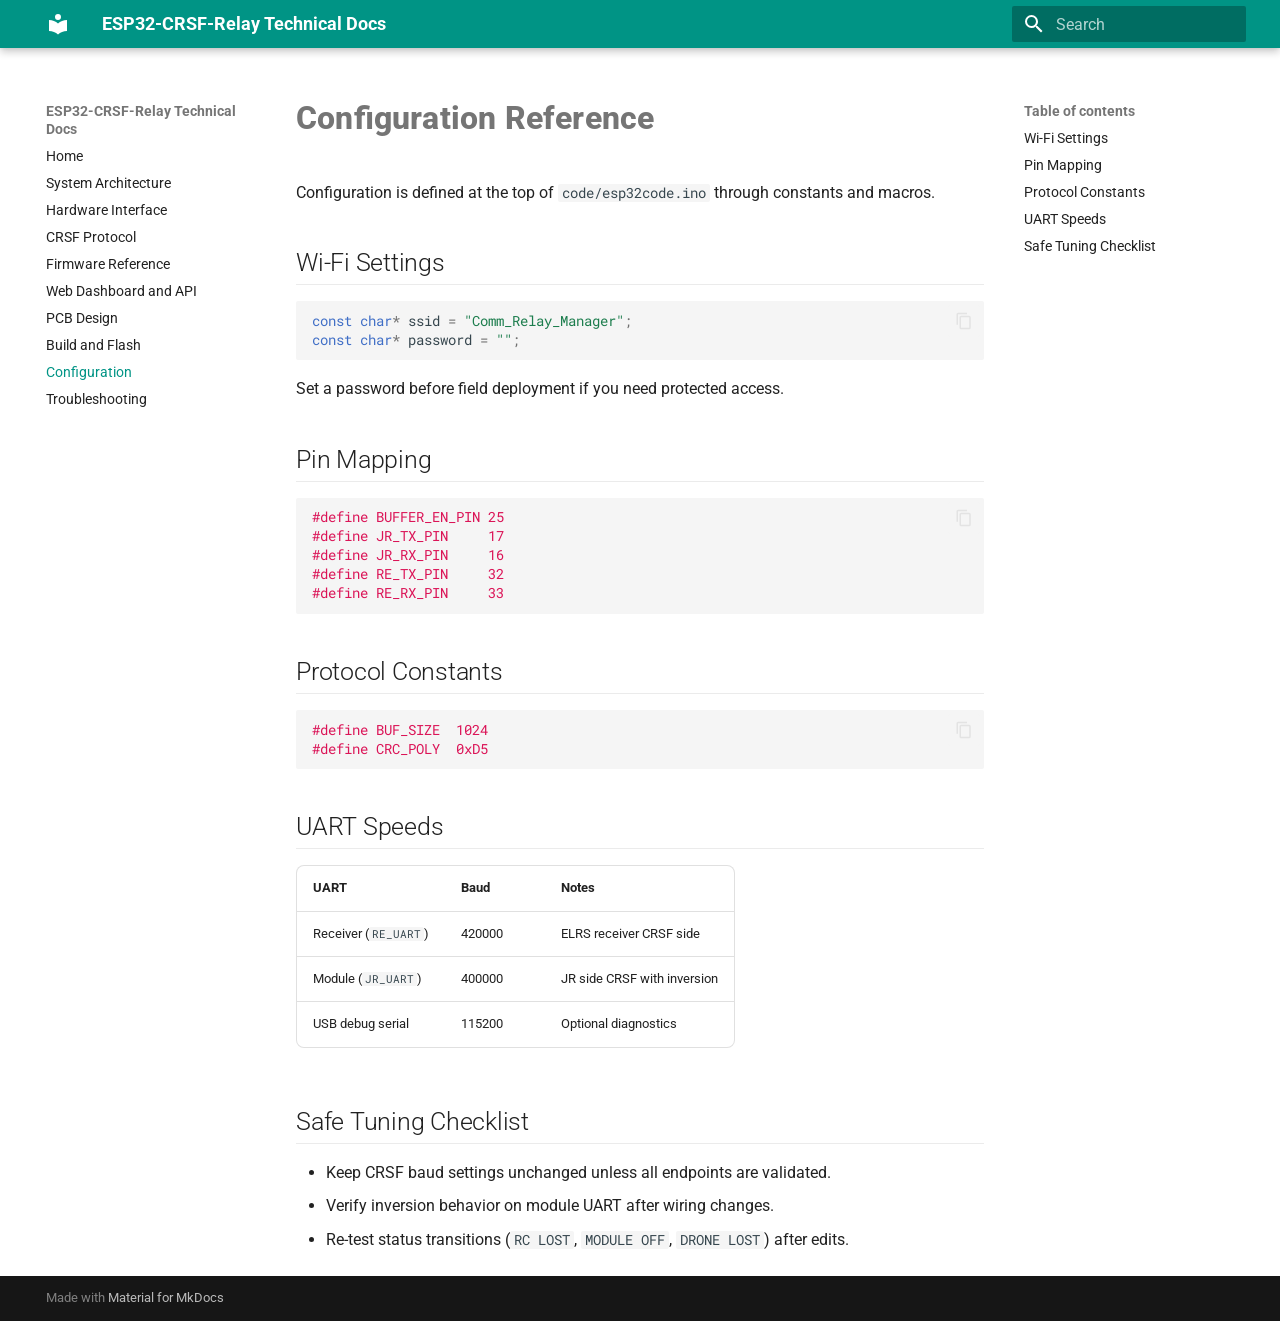
<file: site/configuration/index.html>
<!doctype html>
<html lang="en" class="no-js">
  <head>
    
      <meta charset="utf-8">
      <meta name="viewport" content="width=device-width,initial-scale=1">
      
        <meta name="description" content="Technical documentation for the ESP32 CRSF relay node">
      
      
      
      
        <link rel="prev" href="../build-flash/">
      
      
        <link rel="next" href="../troubleshooting/">
      
      
        
      
      
      <link rel="icon" href="../assets/images/favicon.png">
      <meta name="generator" content="mkdocs-1.6.1, mkdocs-material-9.7.6">
    
    
      
        <title>Configuration - ESP32-CRSF-Relay Technical Docs</title>
      
    
    
      <link rel="stylesheet" href="../assets/stylesheets/main.484c7ddc.min.css">
      
        
        <link rel="stylesheet" href="../assets/stylesheets/palette.ab4e12ef.min.css">
      
      


    
    
      
    
    
      
        
        
        <link rel="preconnect" href="https://fonts.gstatic.com" crossorigin>
        <link rel="stylesheet" href="https://fonts.googleapis.com/css?family=Roboto:300,300i,400,400i,700,700i%7CRoboto+Mono:400,400i,700,700i&display=fallback">
        <style>:root{--md-text-font:"Roboto";--md-code-font:"Roboto Mono"}</style>
      
    
    
      <link rel="stylesheet" href="../assets/stylesheets/extra.css">
    
    <script>__md_scope=new URL("..",location),__md_hash=e=>[...e].reduce(((e,_)=>(e<<5)-e+_.charCodeAt(0)),0),__md_get=(e,_=localStorage,t=__md_scope)=>JSON.parse(_.getItem(t.pathname+"."+e)),__md_set=(e,_,t=localStorage,a=__md_scope)=>{try{t.setItem(a.pathname+"."+e,JSON.stringify(_))}catch(e){}}</script>
    
      

    
    
  </head>
  
  
    
    
      
    
    
    
    
    <body dir="ltr" data-md-color-scheme="default" data-md-color-primary="teal" data-md-color-accent="amber">
  
    
    <input class="md-toggle" data-md-toggle="drawer" type="checkbox" id="__drawer" autocomplete="off">
    <input class="md-toggle" data-md-toggle="search" type="checkbox" id="__search" autocomplete="off">
    <label class="md-overlay" for="__drawer"></label>
    <div data-md-component="skip">
      
        
        <a href="#configuration-reference" class="md-skip">
          Skip to content
        </a>
      
    </div>
    <div data-md-component="announce">
      
    </div>
    
    
      

  

<header class="md-header md-header--shadow" data-md-component="header">
  <nav class="md-header__inner md-grid" aria-label="Header">
    <a href=".." title="ESP32-CRSF-Relay Technical Docs" class="md-header__button md-logo" aria-label="ESP32-CRSF-Relay Technical Docs" data-md-component="logo">
      
  
  <svg xmlns="http://www.w3.org/2000/svg" viewBox="0 0 24 24"><path d="M12 8a3 3 0 0 0 3-3 3 3 0 0 0-3-3 3 3 0 0 0-3 3 3 3 0 0 0 3 3m0 3.54C9.64 9.35 6.5 8 3 8v11c3.5 0 6.64 1.35 9 3.54 2.36-2.19 5.5-3.54 9-3.54V8c-3.5 0-6.64 1.35-9 3.54"/></svg>

    </a>
    <label class="md-header__button md-icon" for="__drawer">
      
      <svg xmlns="http://www.w3.org/2000/svg" viewBox="0 0 24 24"><path d="M3 6h18v2H3zm0 5h18v2H3zm0 5h18v2H3z"/></svg>
    </label>
    <div class="md-header__title" data-md-component="header-title">
      <div class="md-header__ellipsis">
        <div class="md-header__topic">
          <span class="md-ellipsis">
            ESP32-CRSF-Relay Technical Docs
          </span>
        </div>
        <div class="md-header__topic" data-md-component="header-topic">
          <span class="md-ellipsis">
            
              Configuration
            
          </span>
        </div>
      </div>
    </div>
    
      
        <form class="md-header__option" data-md-component="palette">
  
    
    
    
    <input class="md-option" data-md-color-media="" data-md-color-scheme="default" data-md-color-primary="teal" data-md-color-accent="amber"  aria-hidden="true"  type="radio" name="__palette" id="__palette_0">
    
  
</form>
      
    
    
      <script>var palette=__md_get("__palette");if(palette&&palette.color){if("(prefers-color-scheme)"===palette.color.media){var media=matchMedia("(prefers-color-scheme: light)"),input=document.querySelector(media.matches?"[data-md-color-media='(prefers-color-scheme: light)']":"[data-md-color-media='(prefers-color-scheme: dark)']");palette.color.media=input.getAttribute("data-md-color-media"),palette.color.scheme=input.getAttribute("data-md-color-scheme"),palette.color.primary=input.getAttribute("data-md-color-primary"),palette.color.accent=input.getAttribute("data-md-color-accent")}for(var[key,value]of Object.entries(palette.color))document.body.setAttribute("data-md-color-"+key,value)}</script>
    
    
    
      
      
        <label class="md-header__button md-icon" for="__search">
          
          <svg xmlns="http://www.w3.org/2000/svg" viewBox="0 0 24 24"><path d="M9.5 3A6.5 6.5 0 0 1 16 9.5c0 1.61-.59 3.09-1.56 4.23l.27.27h.79l5 5-1.5 1.5-5-5v-.79l-.27-.27A6.52 6.52 0 0 1 9.5 16 6.5 6.5 0 0 1 3 9.5 6.5 6.5 0 0 1 9.5 3m0 2C7 5 5 7 5 9.5S7 14 9.5 14 14 12 14 9.5 12 5 9.5 5"/></svg>
        </label>
        <div class="md-search" data-md-component="search" role="dialog">
  <label class="md-search__overlay" for="__search"></label>
  <div class="md-search__inner" role="search">
    <form class="md-search__form" name="search">
      <input type="text" class="md-search__input" name="query" aria-label="Search" placeholder="Search" autocapitalize="off" autocorrect="off" autocomplete="off" spellcheck="false" data-md-component="search-query" required>
      <label class="md-search__icon md-icon" for="__search">
        
        <svg xmlns="http://www.w3.org/2000/svg" viewBox="0 0 24 24"><path d="M9.5 3A6.5 6.5 0 0 1 16 9.5c0 1.61-.59 3.09-1.56 4.23l.27.27h.79l5 5-1.5 1.5-5-5v-.79l-.27-.27A6.52 6.52 0 0 1 9.5 16 6.5 6.5 0 0 1 3 9.5 6.5 6.5 0 0 1 9.5 3m0 2C7 5 5 7 5 9.5S7 14 9.5 14 14 12 14 9.5 12 5 9.5 5"/></svg>
        
        <svg xmlns="http://www.w3.org/2000/svg" viewBox="0 0 24 24"><path d="M20 11v2H8l5.5 5.5-1.42 1.42L4.16 12l7.92-7.92L13.5 5.5 8 11z"/></svg>
      </label>
      <nav class="md-search__options" aria-label="Search">
        
        <button type="reset" class="md-search__icon md-icon" title="Clear" aria-label="Clear" tabindex="-1">
          
          <svg xmlns="http://www.w3.org/2000/svg" viewBox="0 0 24 24"><path d="M19 6.41 17.59 5 12 10.59 6.41 5 5 6.41 10.59 12 5 17.59 6.41 19 12 13.41 17.59 19 19 17.59 13.41 12z"/></svg>
        </button>
      </nav>
      
    </form>
    <div class="md-search__output">
      <div class="md-search__scrollwrap" tabindex="0" data-md-scrollfix>
        <div class="md-search-result" data-md-component="search-result">
          <div class="md-search-result__meta">
            Initializing search
          </div>
          <ol class="md-search-result__list" role="presentation"></ol>
        </div>
      </div>
    </div>
  </div>
</div>
      
    
    
  </nav>
  
</header>
    
    <div class="md-container" data-md-component="container">
      
      
        
          
        
      
      <main class="md-main" data-md-component="main">
        <div class="md-main__inner md-grid">
          
            
              
              <div class="md-sidebar md-sidebar--primary" data-md-component="sidebar" data-md-type="navigation" >
                <div class="md-sidebar__scrollwrap">
                  <div class="md-sidebar__inner">
                    



<nav class="md-nav md-nav--primary" aria-label="Navigation" data-md-level="0">
  <label class="md-nav__title" for="__drawer">
    <a href=".." title="ESP32-CRSF-Relay Technical Docs" class="md-nav__button md-logo" aria-label="ESP32-CRSF-Relay Technical Docs" data-md-component="logo">
      
  
  <svg xmlns="http://www.w3.org/2000/svg" viewBox="0 0 24 24"><path d="M12 8a3 3 0 0 0 3-3 3 3 0 0 0-3-3 3 3 0 0 0-3 3 3 3 0 0 0 3 3m0 3.54C9.64 9.35 6.5 8 3 8v11c3.5 0 6.64 1.35 9 3.54 2.36-2.19 5.5-3.54 9-3.54V8c-3.5 0-6.64 1.35-9 3.54"/></svg>

    </a>
    ESP32-CRSF-Relay Technical Docs
  </label>
  
  <ul class="md-nav__list" data-md-scrollfix>
    
      
      
  
  
  
  
    <li class="md-nav__item">
      <a href=".." class="md-nav__link">
        
  
  
  <span class="md-ellipsis">
    
  
    Home
  

    
  </span>
  
  

      </a>
    </li>
  

    
      
      
  
  
  
  
    <li class="md-nav__item">
      <a href="../architecture/" class="md-nav__link">
        
  
  
  <span class="md-ellipsis">
    
  
    System Architecture
  

    
  </span>
  
  

      </a>
    </li>
  

    
      
      
  
  
  
  
    <li class="md-nav__item">
      <a href="../hardware/" class="md-nav__link">
        
  
  
  <span class="md-ellipsis">
    
  
    Hardware Interface
  

    
  </span>
  
  

      </a>
    </li>
  

    
      
      
  
  
  
  
    <li class="md-nav__item">
      <a href="../crsf-protocol/" class="md-nav__link">
        
  
  
  <span class="md-ellipsis">
    
  
    CRSF Protocol
  

    
  </span>
  
  

      </a>
    </li>
  

    
      
      
  
  
  
  
    <li class="md-nav__item">
      <a href="../firmware-reference/" class="md-nav__link">
        
  
  
  <span class="md-ellipsis">
    
  
    Firmware Reference
  

    
  </span>
  
  

      </a>
    </li>
  

    
      
      
  
  
  
  
    <li class="md-nav__item">
      <a href="../web-dashboard-api/" class="md-nav__link">
        
  
  
  <span class="md-ellipsis">
    
  
    Web Dashboard and API
  

    
  </span>
  
  

      </a>
    </li>
  

    
      
      
  
  
  
  
    <li class="md-nav__item">
      <a href="../pcb-design/" class="md-nav__link">
        
  
  
  <span class="md-ellipsis">
    
  
    PCB Design
  

    
  </span>
  
  

      </a>
    </li>
  

    
      
      
  
  
  
  
    <li class="md-nav__item">
      <a href="../build-flash/" class="md-nav__link">
        
  
  
  <span class="md-ellipsis">
    
  
    Build and Flash
  

    
  </span>
  
  

      </a>
    </li>
  

    
      
      
  
  
    
  
  
  
    <li class="md-nav__item md-nav__item--active">
      
      <input class="md-nav__toggle md-toggle" type="checkbox" id="__toc">
      
      
        
      
      
        <label class="md-nav__link md-nav__link--active" for="__toc">
          
  
  
  <span class="md-ellipsis">
    
  
    Configuration
  

    
  </span>
  
  

          <span class="md-nav__icon md-icon"></span>
        </label>
      
      <a href="./" class="md-nav__link md-nav__link--active">
        
  
  
  <span class="md-ellipsis">
    
  
    Configuration
  

    
  </span>
  
  

      </a>
      
        

<nav class="md-nav md-nav--secondary" aria-label="Table of contents">
  
  
  
    
  
  
    <label class="md-nav__title" for="__toc">
      <span class="md-nav__icon md-icon"></span>
      Table of contents
    </label>
    <ul class="md-nav__list" data-md-component="toc" data-md-scrollfix>
      
        <li class="md-nav__item">
  <a href="#wi-fi-settings" class="md-nav__link">
    <span class="md-ellipsis">
      
        Wi-Fi Settings
      
    </span>
  </a>
  
</li>
      
        <li class="md-nav__item">
  <a href="#pin-mapping" class="md-nav__link">
    <span class="md-ellipsis">
      
        Pin Mapping
      
    </span>
  </a>
  
</li>
      
        <li class="md-nav__item">
  <a href="#protocol-constants" class="md-nav__link">
    <span class="md-ellipsis">
      
        Protocol Constants
      
    </span>
  </a>
  
</li>
      
        <li class="md-nav__item">
  <a href="#uart-speeds" class="md-nav__link">
    <span class="md-ellipsis">
      
        UART Speeds
      
    </span>
  </a>
  
</li>
      
        <li class="md-nav__item">
  <a href="#safe-tuning-checklist" class="md-nav__link">
    <span class="md-ellipsis">
      
        Safe Tuning Checklist
      
    </span>
  </a>
  
</li>
      
    </ul>
  
</nav>
      
    </li>
  

    
      
      
  
  
  
  
    <li class="md-nav__item">
      <a href="../troubleshooting/" class="md-nav__link">
        
  
  
  <span class="md-ellipsis">
    
  
    Troubleshooting
  

    
  </span>
  
  

      </a>
    </li>
  

    
  </ul>
</nav>
                  </div>
                </div>
              </div>
            
            
              
              <div class="md-sidebar md-sidebar--secondary" data-md-component="sidebar" data-md-type="toc" >
                <div class="md-sidebar__scrollwrap">
                  <div class="md-sidebar__inner">
                    

<nav class="md-nav md-nav--secondary" aria-label="Table of contents">
  
  
  
    
  
  
    <label class="md-nav__title" for="__toc">
      <span class="md-nav__icon md-icon"></span>
      Table of contents
    </label>
    <ul class="md-nav__list" data-md-component="toc" data-md-scrollfix>
      
        <li class="md-nav__item">
  <a href="#wi-fi-settings" class="md-nav__link">
    <span class="md-ellipsis">
      
        Wi-Fi Settings
      
    </span>
  </a>
  
</li>
      
        <li class="md-nav__item">
  <a href="#pin-mapping" class="md-nav__link">
    <span class="md-ellipsis">
      
        Pin Mapping
      
    </span>
  </a>
  
</li>
      
        <li class="md-nav__item">
  <a href="#protocol-constants" class="md-nav__link">
    <span class="md-ellipsis">
      
        Protocol Constants
      
    </span>
  </a>
  
</li>
      
        <li class="md-nav__item">
  <a href="#uart-speeds" class="md-nav__link">
    <span class="md-ellipsis">
      
        UART Speeds
      
    </span>
  </a>
  
</li>
      
        <li class="md-nav__item">
  <a href="#safe-tuning-checklist" class="md-nav__link">
    <span class="md-ellipsis">
      
        Safe Tuning Checklist
      
    </span>
  </a>
  
</li>
      
    </ul>
  
</nav>
                  </div>
                </div>
              </div>
            
          
          
            <div class="md-content" data-md-component="content">
              
              <article class="md-content__inner md-typeset">
                
                  



<h1 id="configuration-reference">Configuration Reference<a class="headerlink" href="#configuration-reference" title="Permanent link">&para;</a></h1>
<p>Configuration is defined at the top of <code>code/esp32code.ino</code> through constants and macros.</p>
<h2 id="wi-fi-settings">Wi-Fi Settings<a class="headerlink" href="#wi-fi-settings" title="Permanent link">&para;</a></h2>
<div class="highlight"><pre><span></span><code><a id="__codelineno-0-1" name="__codelineno-0-1" href="#__codelineno-0-1"></a><span class="k">const</span><span class="w"> </span><span class="kt">char</span><span class="o">*</span><span class="w"> </span><span class="n">ssid</span><span class="w"> </span><span class="o">=</span><span class="w"> </span><span class="s">&quot;Comm_Relay_Manager&quot;</span><span class="p">;</span>
<a id="__codelineno-0-2" name="__codelineno-0-2" href="#__codelineno-0-2"></a><span class="k">const</span><span class="w"> </span><span class="kt">char</span><span class="o">*</span><span class="w"> </span><span class="n">password</span><span class="w"> </span><span class="o">=</span><span class="w"> </span><span class="s">&quot;&quot;</span><span class="p">;</span>
</code></pre></div>
<p>Set a password before field deployment if you need protected access.</p>
<h2 id="pin-mapping">Pin Mapping<a class="headerlink" href="#pin-mapping" title="Permanent link">&para;</a></h2>
<div class="highlight"><pre><span></span><code><a id="__codelineno-1-1" name="__codelineno-1-1" href="#__codelineno-1-1"></a><span class="cp">#define BUFFER_EN_PIN 25</span>
<a id="__codelineno-1-2" name="__codelineno-1-2" href="#__codelineno-1-2"></a><span class="cp">#define JR_TX_PIN     17</span>
<a id="__codelineno-1-3" name="__codelineno-1-3" href="#__codelineno-1-3"></a><span class="cp">#define JR_RX_PIN     16</span>
<a id="__codelineno-1-4" name="__codelineno-1-4" href="#__codelineno-1-4"></a><span class="cp">#define RE_TX_PIN     32</span>
<a id="__codelineno-1-5" name="__codelineno-1-5" href="#__codelineno-1-5"></a><span class="cp">#define RE_RX_PIN     33</span>
</code></pre></div>
<h2 id="protocol-constants">Protocol Constants<a class="headerlink" href="#protocol-constants" title="Permanent link">&para;</a></h2>
<div class="highlight"><pre><span></span><code><a id="__codelineno-2-1" name="__codelineno-2-1" href="#__codelineno-2-1"></a><span class="cp">#define BUF_SIZE  1024</span>
<a id="__codelineno-2-2" name="__codelineno-2-2" href="#__codelineno-2-2"></a><span class="cp">#define CRC_POLY  0xD5</span>
</code></pre></div>
<h2 id="uart-speeds">UART Speeds<a class="headerlink" href="#uart-speeds" title="Permanent link">&para;</a></h2>
<table>
<thead>
<tr>
<th>UART</th>
<th>Baud</th>
<th>Notes</th>
</tr>
</thead>
<tbody>
<tr>
<td>Receiver (<code>RE_UART</code>)</td>
<td>420000</td>
<td>ELRS receiver CRSF side</td>
</tr>
<tr>
<td>Module (<code>JR_UART</code>)</td>
<td>400000</td>
<td>JR side CRSF with inversion</td>
</tr>
<tr>
<td>USB debug serial</td>
<td>115200</td>
<td>Optional diagnostics</td>
</tr>
</tbody>
</table>
<h2 id="safe-tuning-checklist">Safe Tuning Checklist<a class="headerlink" href="#safe-tuning-checklist" title="Permanent link">&para;</a></h2>
<ul>
<li>Keep CRSF baud settings unchanged unless all endpoints are validated.</li>
<li>Verify inversion behavior on module UART after wiring changes.</li>
<li>Re-test status transitions (<code>RC LOST</code>, <code>MODULE OFF</code>, <code>DRONE LOST</code>) after edits.</li>
</ul>












                
              </article>
            </div>
          
          
<script>var target=document.getElementById(location.hash.slice(1));target&&target.name&&(target.checked=target.name.startsWith("__tabbed_"))</script>
        </div>
        
          <button type="button" class="md-top md-icon" data-md-component="top" hidden>
  
  <svg xmlns="http://www.w3.org/2000/svg" viewBox="0 0 24 24"><path d="M13 20h-2V8l-5.5 5.5-1.42-1.42L12 4.16l7.92 7.92-1.42 1.42L13 8z"/></svg>
  Back to top
</button>
        
      </main>
      
        <footer class="md-footer">
  
  <div class="md-footer-meta md-typeset">
    <div class="md-footer-meta__inner md-grid">
      <div class="md-copyright">
  
  
    Made with
    <a href="https://squidfunk.github.io/mkdocs-material/" target="_blank" rel="noopener">
      Material for MkDocs
    </a>
  
</div>
      
    </div>
  </div>
</footer>
      
    </div>
    <div class="md-dialog" data-md-component="dialog">
      <div class="md-dialog__inner md-typeset"></div>
    </div>
    
    
    
      
      
      <script id="__config" type="application/json">{"annotate": null, "base": "..", "features": ["navigation.instant", "navigation.tracking", "navigation.top", "toc.follow", "search.highlight", "content.code.copy"], "search": "../assets/javascripts/workers/search.2c215733.min.js", "tags": null, "translations": {"clipboard.copied": "Copied to clipboard", "clipboard.copy": "Copy to clipboard", "search.result.more.one": "1 more on this page", "search.result.more.other": "# more on this page", "search.result.none": "No matching documents", "search.result.one": "1 matching document", "search.result.other": "# matching documents", "search.result.placeholder": "Type to start searching", "search.result.term.missing": "Missing", "select.version": "Select version"}, "version": null}</script>
    
    
      <script src="../assets/javascripts/bundle.79ae519e.min.js"></script>
      
    
  </body>
</html>
</file>
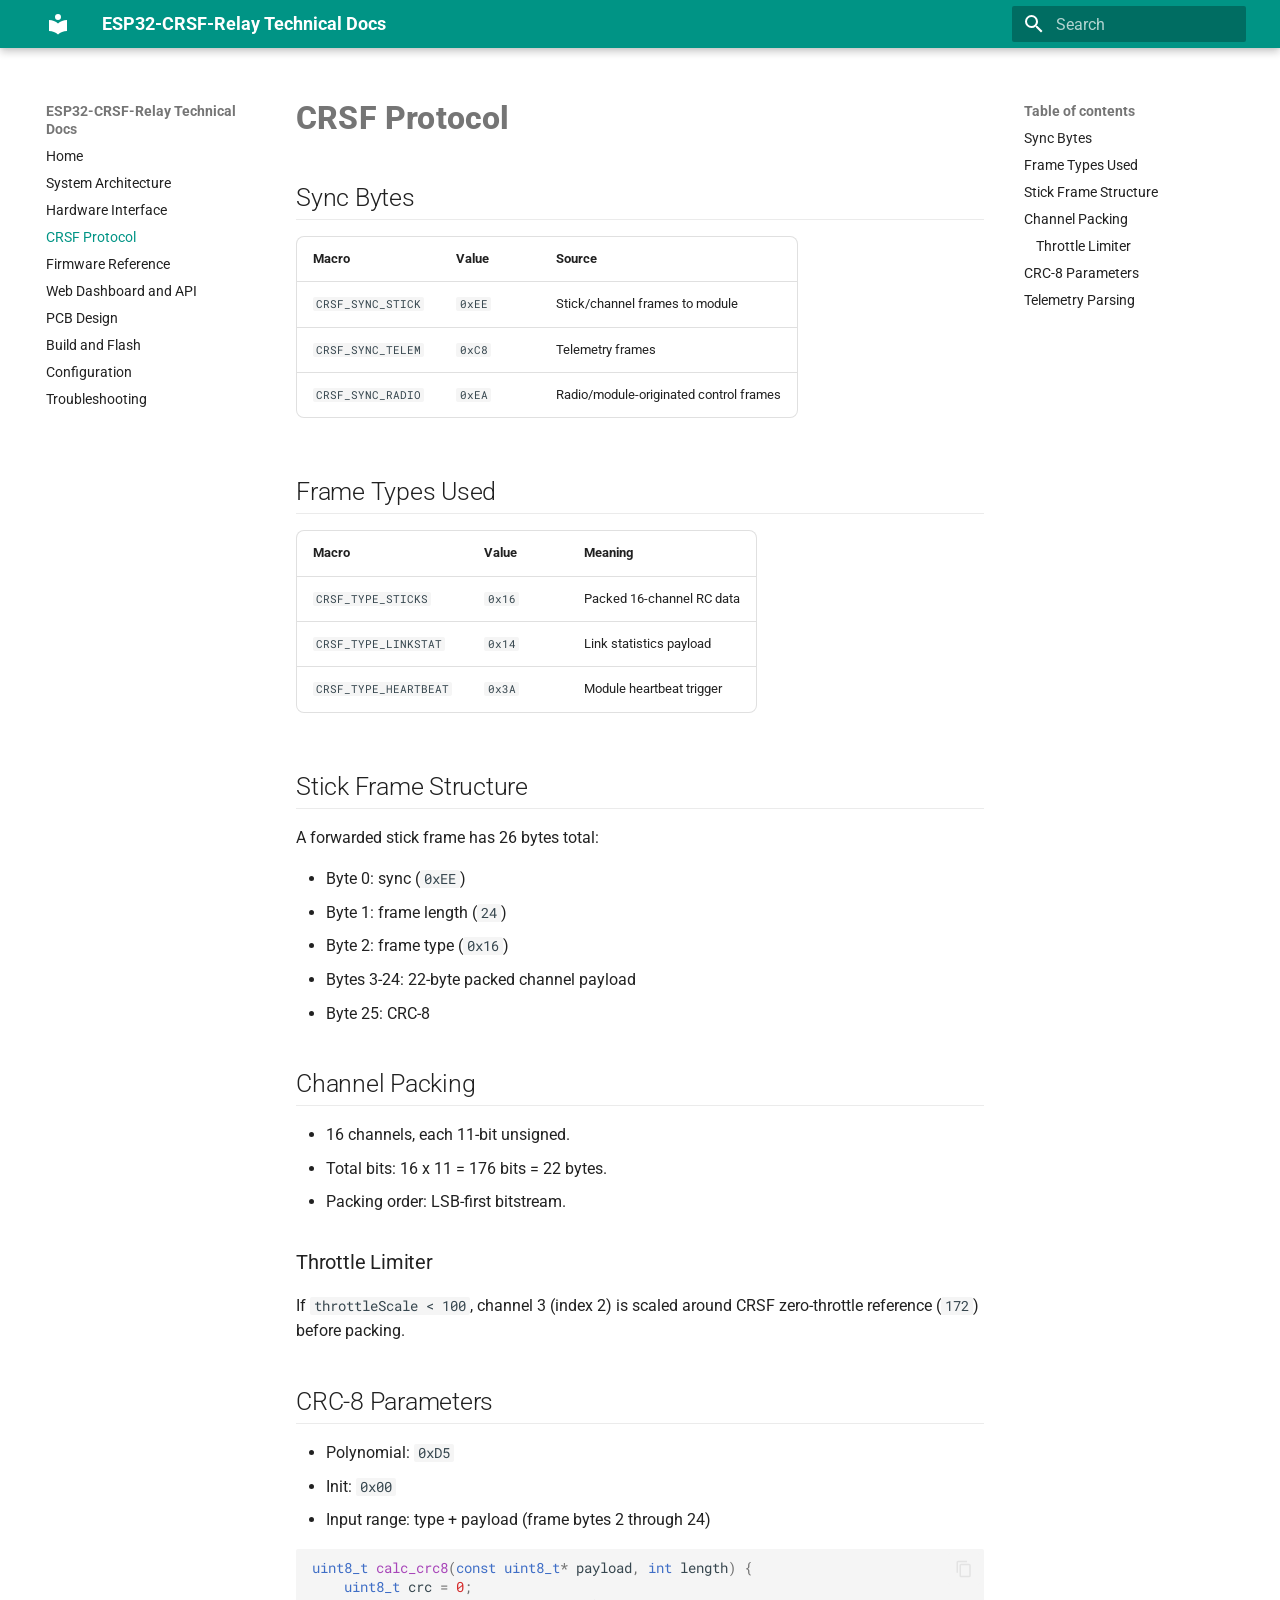
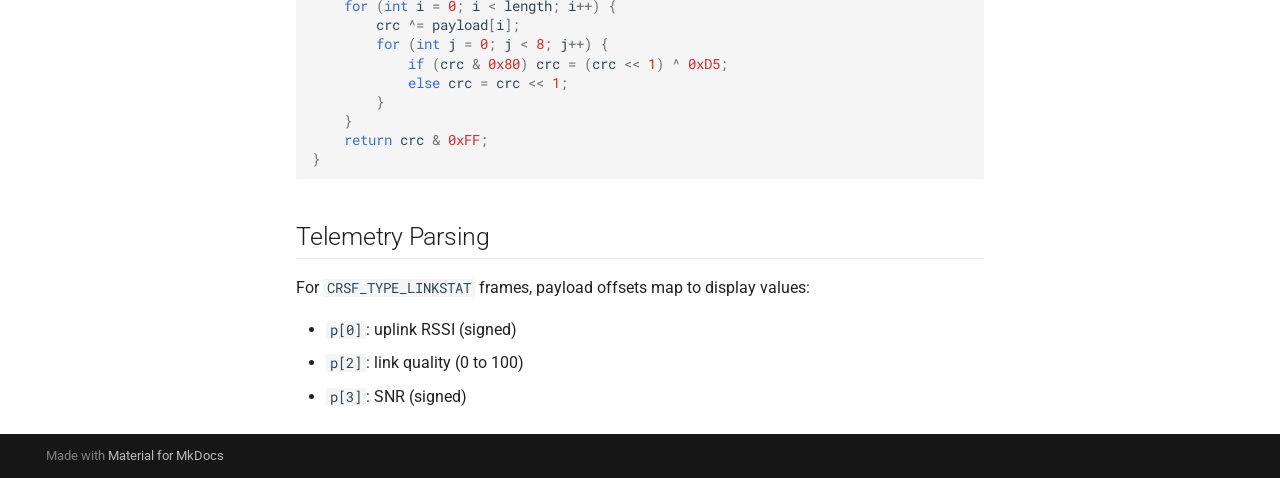
<file: site/crsf-protocol/index.html>
<!doctype html>
<html lang="en" class="no-js">
  <head>
    
      <meta charset="utf-8">
      <meta name="viewport" content="width=device-width,initial-scale=1">
      
        <meta name="description" content="Technical documentation for the ESP32 CRSF relay node">
      
      
      
      
        <link rel="prev" href="../hardware/">
      
      
        <link rel="next" href="../firmware-reference/">
      
      
        
      
      
      <link rel="icon" href="../assets/images/favicon.png">
      <meta name="generator" content="mkdocs-1.6.1, mkdocs-material-9.7.6">
    
    
      
        <title>CRSF Protocol - ESP32-CRSF-Relay Technical Docs</title>
      
    
    
      <link rel="stylesheet" href="../assets/stylesheets/main.484c7ddc.min.css">
      
        
        <link rel="stylesheet" href="../assets/stylesheets/palette.ab4e12ef.min.css">
      
      


    
    
      
    
    
      
        
        
        <link rel="preconnect" href="https://fonts.gstatic.com" crossorigin>
        <link rel="stylesheet" href="https://fonts.googleapis.com/css?family=Roboto:300,300i,400,400i,700,700i%7CRoboto+Mono:400,400i,700,700i&display=fallback">
        <style>:root{--md-text-font:"Roboto";--md-code-font:"Roboto Mono"}</style>
      
    
    
      <link rel="stylesheet" href="../assets/stylesheets/extra.css">
    
    <script>__md_scope=new URL("..",location),__md_hash=e=>[...e].reduce(((e,_)=>(e<<5)-e+_.charCodeAt(0)),0),__md_get=(e,_=localStorage,t=__md_scope)=>JSON.parse(_.getItem(t.pathname+"."+e)),__md_set=(e,_,t=localStorage,a=__md_scope)=>{try{t.setItem(a.pathname+"."+e,JSON.stringify(_))}catch(e){}}</script>
    
      

    
    
  </head>
  
  
    
    
      
    
    
    
    
    <body dir="ltr" data-md-color-scheme="default" data-md-color-primary="teal" data-md-color-accent="amber">
  
    
    <input class="md-toggle" data-md-toggle="drawer" type="checkbox" id="__drawer" autocomplete="off">
    <input class="md-toggle" data-md-toggle="search" type="checkbox" id="__search" autocomplete="off">
    <label class="md-overlay" for="__drawer"></label>
    <div data-md-component="skip">
      
        
        <a href="#crsf-protocol" class="md-skip">
          Skip to content
        </a>
      
    </div>
    <div data-md-component="announce">
      
    </div>
    
    
      

  

<header class="md-header md-header--shadow" data-md-component="header">
  <nav class="md-header__inner md-grid" aria-label="Header">
    <a href=".." title="ESP32-CRSF-Relay Technical Docs" class="md-header__button md-logo" aria-label="ESP32-CRSF-Relay Technical Docs" data-md-component="logo">
      
  
  <svg xmlns="http://www.w3.org/2000/svg" viewBox="0 0 24 24"><path d="M12 8a3 3 0 0 0 3-3 3 3 0 0 0-3-3 3 3 0 0 0-3 3 3 3 0 0 0 3 3m0 3.54C9.64 9.35 6.5 8 3 8v11c3.5 0 6.64 1.35 9 3.54 2.36-2.19 5.5-3.54 9-3.54V8c-3.5 0-6.64 1.35-9 3.54"/></svg>

    </a>
    <label class="md-header__button md-icon" for="__drawer">
      
      <svg xmlns="http://www.w3.org/2000/svg" viewBox="0 0 24 24"><path d="M3 6h18v2H3zm0 5h18v2H3zm0 5h18v2H3z"/></svg>
    </label>
    <div class="md-header__title" data-md-component="header-title">
      <div class="md-header__ellipsis">
        <div class="md-header__topic">
          <span class="md-ellipsis">
            ESP32-CRSF-Relay Technical Docs
          </span>
        </div>
        <div class="md-header__topic" data-md-component="header-topic">
          <span class="md-ellipsis">
            
              CRSF Protocol
            
          </span>
        </div>
      </div>
    </div>
    
      
        <form class="md-header__option" data-md-component="palette">
  
    
    
    
    <input class="md-option" data-md-color-media="" data-md-color-scheme="default" data-md-color-primary="teal" data-md-color-accent="amber"  aria-hidden="true"  type="radio" name="__palette" id="__palette_0">
    
  
</form>
      
    
    
      <script>var palette=__md_get("__palette");if(palette&&palette.color){if("(prefers-color-scheme)"===palette.color.media){var media=matchMedia("(prefers-color-scheme: light)"),input=document.querySelector(media.matches?"[data-md-color-media='(prefers-color-scheme: light)']":"[data-md-color-media='(prefers-color-scheme: dark)']");palette.color.media=input.getAttribute("data-md-color-media"),palette.color.scheme=input.getAttribute("data-md-color-scheme"),palette.color.primary=input.getAttribute("data-md-color-primary"),palette.color.accent=input.getAttribute("data-md-color-accent")}for(var[key,value]of Object.entries(palette.color))document.body.setAttribute("data-md-color-"+key,value)}</script>
    
    
    
      
      
        <label class="md-header__button md-icon" for="__search">
          
          <svg xmlns="http://www.w3.org/2000/svg" viewBox="0 0 24 24"><path d="M9.5 3A6.5 6.5 0 0 1 16 9.5c0 1.61-.59 3.09-1.56 4.23l.27.27h.79l5 5-1.5 1.5-5-5v-.79l-.27-.27A6.52 6.52 0 0 1 9.5 16 6.5 6.5 0 0 1 3 9.5 6.5 6.5 0 0 1 9.5 3m0 2C7 5 5 7 5 9.5S7 14 9.5 14 14 12 14 9.5 12 5 9.5 5"/></svg>
        </label>
        <div class="md-search" data-md-component="search" role="dialog">
  <label class="md-search__overlay" for="__search"></label>
  <div class="md-search__inner" role="search">
    <form class="md-search__form" name="search">
      <input type="text" class="md-search__input" name="query" aria-label="Search" placeholder="Search" autocapitalize="off" autocorrect="off" autocomplete="off" spellcheck="false" data-md-component="search-query" required>
      <label class="md-search__icon md-icon" for="__search">
        
        <svg xmlns="http://www.w3.org/2000/svg" viewBox="0 0 24 24"><path d="M9.5 3A6.5 6.5 0 0 1 16 9.5c0 1.61-.59 3.09-1.56 4.23l.27.27h.79l5 5-1.5 1.5-5-5v-.79l-.27-.27A6.52 6.52 0 0 1 9.5 16 6.5 6.5 0 0 1 3 9.5 6.5 6.5 0 0 1 9.5 3m0 2C7 5 5 7 5 9.5S7 14 9.5 14 14 12 14 9.5 12 5 9.5 5"/></svg>
        
        <svg xmlns="http://www.w3.org/2000/svg" viewBox="0 0 24 24"><path d="M20 11v2H8l5.5 5.5-1.42 1.42L4.16 12l7.92-7.92L13.5 5.5 8 11z"/></svg>
      </label>
      <nav class="md-search__options" aria-label="Search">
        
        <button type="reset" class="md-search__icon md-icon" title="Clear" aria-label="Clear" tabindex="-1">
          
          <svg xmlns="http://www.w3.org/2000/svg" viewBox="0 0 24 24"><path d="M19 6.41 17.59 5 12 10.59 6.41 5 5 6.41 10.59 12 5 17.59 6.41 19 12 13.41 17.59 19 19 17.59 13.41 12z"/></svg>
        </button>
      </nav>
      
    </form>
    <div class="md-search__output">
      <div class="md-search__scrollwrap" tabindex="0" data-md-scrollfix>
        <div class="md-search-result" data-md-component="search-result">
          <div class="md-search-result__meta">
            Initializing search
          </div>
          <ol class="md-search-result__list" role="presentation"></ol>
        </div>
      </div>
    </div>
  </div>
</div>
      
    
    
  </nav>
  
</header>
    
    <div class="md-container" data-md-component="container">
      
      
        
          
        
      
      <main class="md-main" data-md-component="main">
        <div class="md-main__inner md-grid">
          
            
              
              <div class="md-sidebar md-sidebar--primary" data-md-component="sidebar" data-md-type="navigation" >
                <div class="md-sidebar__scrollwrap">
                  <div class="md-sidebar__inner">
                    



<nav class="md-nav md-nav--primary" aria-label="Navigation" data-md-level="0">
  <label class="md-nav__title" for="__drawer">
    <a href=".." title="ESP32-CRSF-Relay Technical Docs" class="md-nav__button md-logo" aria-label="ESP32-CRSF-Relay Technical Docs" data-md-component="logo">
      
  
  <svg xmlns="http://www.w3.org/2000/svg" viewBox="0 0 24 24"><path d="M12 8a3 3 0 0 0 3-3 3 3 0 0 0-3-3 3 3 0 0 0-3 3 3 3 0 0 0 3 3m0 3.54C9.64 9.35 6.5 8 3 8v11c3.5 0 6.64 1.35 9 3.54 2.36-2.19 5.5-3.54 9-3.54V8c-3.5 0-6.64 1.35-9 3.54"/></svg>

    </a>
    ESP32-CRSF-Relay Technical Docs
  </label>
  
  <ul class="md-nav__list" data-md-scrollfix>
    
      
      
  
  
  
  
    <li class="md-nav__item">
      <a href=".." class="md-nav__link">
        
  
  
  <span class="md-ellipsis">
    
  
    Home
  

    
  </span>
  
  

      </a>
    </li>
  

    
      
      
  
  
  
  
    <li class="md-nav__item">
      <a href="../architecture/" class="md-nav__link">
        
  
  
  <span class="md-ellipsis">
    
  
    System Architecture
  

    
  </span>
  
  

      </a>
    </li>
  

    
      
      
  
  
  
  
    <li class="md-nav__item">
      <a href="../hardware/" class="md-nav__link">
        
  
  
  <span class="md-ellipsis">
    
  
    Hardware Interface
  

    
  </span>
  
  

      </a>
    </li>
  

    
      
      
  
  
    
  
  
  
    <li class="md-nav__item md-nav__item--active">
      
      <input class="md-nav__toggle md-toggle" type="checkbox" id="__toc">
      
      
        
      
      
        <label class="md-nav__link md-nav__link--active" for="__toc">
          
  
  
  <span class="md-ellipsis">
    
  
    CRSF Protocol
  

    
  </span>
  
  

          <span class="md-nav__icon md-icon"></span>
        </label>
      
      <a href="./" class="md-nav__link md-nav__link--active">
        
  
  
  <span class="md-ellipsis">
    
  
    CRSF Protocol
  

    
  </span>
  
  

      </a>
      
        

<nav class="md-nav md-nav--secondary" aria-label="Table of contents">
  
  
  
    
  
  
    <label class="md-nav__title" for="__toc">
      <span class="md-nav__icon md-icon"></span>
      Table of contents
    </label>
    <ul class="md-nav__list" data-md-component="toc" data-md-scrollfix>
      
        <li class="md-nav__item">
  <a href="#sync-bytes" class="md-nav__link">
    <span class="md-ellipsis">
      
        Sync Bytes
      
    </span>
  </a>
  
</li>
      
        <li class="md-nav__item">
  <a href="#frame-types-used" class="md-nav__link">
    <span class="md-ellipsis">
      
        Frame Types Used
      
    </span>
  </a>
  
</li>
      
        <li class="md-nav__item">
  <a href="#stick-frame-structure" class="md-nav__link">
    <span class="md-ellipsis">
      
        Stick Frame Structure
      
    </span>
  </a>
  
</li>
      
        <li class="md-nav__item">
  <a href="#channel-packing" class="md-nav__link">
    <span class="md-ellipsis">
      
        Channel Packing
      
    </span>
  </a>
  
    <nav class="md-nav" aria-label="Channel Packing">
      <ul class="md-nav__list">
        
          <li class="md-nav__item">
  <a href="#throttle-limiter" class="md-nav__link">
    <span class="md-ellipsis">
      
        Throttle Limiter
      
    </span>
  </a>
  
</li>
        
      </ul>
    </nav>
  
</li>
      
        <li class="md-nav__item">
  <a href="#crc-8-parameters" class="md-nav__link">
    <span class="md-ellipsis">
      
        CRC-8 Parameters
      
    </span>
  </a>
  
</li>
      
        <li class="md-nav__item">
  <a href="#telemetry-parsing" class="md-nav__link">
    <span class="md-ellipsis">
      
        Telemetry Parsing
      
    </span>
  </a>
  
</li>
      
    </ul>
  
</nav>
      
    </li>
  

    
      
      
  
  
  
  
    <li class="md-nav__item">
      <a href="../firmware-reference/" class="md-nav__link">
        
  
  
  <span class="md-ellipsis">
    
  
    Firmware Reference
  

    
  </span>
  
  

      </a>
    </li>
  

    
      
      
  
  
  
  
    <li class="md-nav__item">
      <a href="../web-dashboard-api/" class="md-nav__link">
        
  
  
  <span class="md-ellipsis">
    
  
    Web Dashboard and API
  

    
  </span>
  
  

      </a>
    </li>
  

    
      
      
  
  
  
  
    <li class="md-nav__item">
      <a href="../pcb-design/" class="md-nav__link">
        
  
  
  <span class="md-ellipsis">
    
  
    PCB Design
  

    
  </span>
  
  

      </a>
    </li>
  

    
      
      
  
  
  
  
    <li class="md-nav__item">
      <a href="../build-flash/" class="md-nav__link">
        
  
  
  <span class="md-ellipsis">
    
  
    Build and Flash
  

    
  </span>
  
  

      </a>
    </li>
  

    
      
      
  
  
  
  
    <li class="md-nav__item">
      <a href="../configuration/" class="md-nav__link">
        
  
  
  <span class="md-ellipsis">
    
  
    Configuration
  

    
  </span>
  
  

      </a>
    </li>
  

    
      
      
  
  
  
  
    <li class="md-nav__item">
      <a href="../troubleshooting/" class="md-nav__link">
        
  
  
  <span class="md-ellipsis">
    
  
    Troubleshooting
  

    
  </span>
  
  

      </a>
    </li>
  

    
  </ul>
</nav>
                  </div>
                </div>
              </div>
            
            
              
              <div class="md-sidebar md-sidebar--secondary" data-md-component="sidebar" data-md-type="toc" >
                <div class="md-sidebar__scrollwrap">
                  <div class="md-sidebar__inner">
                    

<nav class="md-nav md-nav--secondary" aria-label="Table of contents">
  
  
  
    
  
  
    <label class="md-nav__title" for="__toc">
      <span class="md-nav__icon md-icon"></span>
      Table of contents
    </label>
    <ul class="md-nav__list" data-md-component="toc" data-md-scrollfix>
      
        <li class="md-nav__item">
  <a href="#sync-bytes" class="md-nav__link">
    <span class="md-ellipsis">
      
        Sync Bytes
      
    </span>
  </a>
  
</li>
      
        <li class="md-nav__item">
  <a href="#frame-types-used" class="md-nav__link">
    <span class="md-ellipsis">
      
        Frame Types Used
      
    </span>
  </a>
  
</li>
      
        <li class="md-nav__item">
  <a href="#stick-frame-structure" class="md-nav__link">
    <span class="md-ellipsis">
      
        Stick Frame Structure
      
    </span>
  </a>
  
</li>
      
        <li class="md-nav__item">
  <a href="#channel-packing" class="md-nav__link">
    <span class="md-ellipsis">
      
        Channel Packing
      
    </span>
  </a>
  
    <nav class="md-nav" aria-label="Channel Packing">
      <ul class="md-nav__list">
        
          <li class="md-nav__item">
  <a href="#throttle-limiter" class="md-nav__link">
    <span class="md-ellipsis">
      
        Throttle Limiter
      
    </span>
  </a>
  
</li>
        
      </ul>
    </nav>
  
</li>
      
        <li class="md-nav__item">
  <a href="#crc-8-parameters" class="md-nav__link">
    <span class="md-ellipsis">
      
        CRC-8 Parameters
      
    </span>
  </a>
  
</li>
      
        <li class="md-nav__item">
  <a href="#telemetry-parsing" class="md-nav__link">
    <span class="md-ellipsis">
      
        Telemetry Parsing
      
    </span>
  </a>
  
</li>
      
    </ul>
  
</nav>
                  </div>
                </div>
              </div>
            
          
          
            <div class="md-content" data-md-component="content">
              
              <article class="md-content__inner md-typeset">
                
                  



<h1 id="crsf-protocol">CRSF Protocol<a class="headerlink" href="#crsf-protocol" title="Permanent link">&para;</a></h1>
<h2 id="sync-bytes">Sync Bytes<a class="headerlink" href="#sync-bytes" title="Permanent link">&para;</a></h2>
<table>
<thead>
<tr>
<th>Macro</th>
<th>Value</th>
<th>Source</th>
</tr>
</thead>
<tbody>
<tr>
<td><code>CRSF_SYNC_STICK</code></td>
<td><code>0xEE</code></td>
<td>Stick/channel frames to module</td>
</tr>
<tr>
<td><code>CRSF_SYNC_TELEM</code></td>
<td><code>0xC8</code></td>
<td>Telemetry frames</td>
</tr>
<tr>
<td><code>CRSF_SYNC_RADIO</code></td>
<td><code>0xEA</code></td>
<td>Radio/module-originated control frames</td>
</tr>
</tbody>
</table>
<h2 id="frame-types-used">Frame Types Used<a class="headerlink" href="#frame-types-used" title="Permanent link">&para;</a></h2>
<table>
<thead>
<tr>
<th>Macro</th>
<th>Value</th>
<th>Meaning</th>
</tr>
</thead>
<tbody>
<tr>
<td><code>CRSF_TYPE_STICKS</code></td>
<td><code>0x16</code></td>
<td>Packed 16-channel RC data</td>
</tr>
<tr>
<td><code>CRSF_TYPE_LINKSTAT</code></td>
<td><code>0x14</code></td>
<td>Link statistics payload</td>
</tr>
<tr>
<td><code>CRSF_TYPE_HEARTBEAT</code></td>
<td><code>0x3A</code></td>
<td>Module heartbeat trigger</td>
</tr>
</tbody>
</table>
<h2 id="stick-frame-structure">Stick Frame Structure<a class="headerlink" href="#stick-frame-structure" title="Permanent link">&para;</a></h2>
<p>A forwarded stick frame has 26 bytes total:</p>
<ul>
<li>Byte 0: sync (<code>0xEE</code>)</li>
<li>Byte 1: frame length (<code>24</code>)</li>
<li>Byte 2: frame type (<code>0x16</code>)</li>
<li>Bytes 3-24: 22-byte packed channel payload</li>
<li>Byte 25: CRC-8</li>
</ul>
<h2 id="channel-packing">Channel Packing<a class="headerlink" href="#channel-packing" title="Permanent link">&para;</a></h2>
<ul>
<li>16 channels, each 11-bit unsigned.</li>
<li>Total bits: 16 x 11 = 176 bits = 22 bytes.</li>
<li>Packing order: LSB-first bitstream.</li>
</ul>
<h3 id="throttle-limiter">Throttle Limiter<a class="headerlink" href="#throttle-limiter" title="Permanent link">&para;</a></h3>
<p>If <code>throttleScale &lt; 100</code>, channel 3 (index 2) is scaled around CRSF zero-throttle reference (<code>172</code>) before packing.</p>
<h2 id="crc-8-parameters">CRC-8 Parameters<a class="headerlink" href="#crc-8-parameters" title="Permanent link">&para;</a></h2>
<ul>
<li>Polynomial: <code>0xD5</code></li>
<li>Init: <code>0x00</code></li>
<li>Input range: type + payload (frame bytes 2 through 24)</li>
</ul>
<div class="highlight"><pre><span></span><code><a id="__codelineno-0-1" name="__codelineno-0-1" href="#__codelineno-0-1"></a><span class="kt">uint8_t</span><span class="w"> </span><span class="nf">calc_crc8</span><span class="p">(</span><span class="k">const</span><span class="w"> </span><span class="kt">uint8_t</span><span class="o">*</span><span class="w"> </span><span class="n">payload</span><span class="p">,</span><span class="w"> </span><span class="kt">int</span><span class="w"> </span><span class="n">length</span><span class="p">)</span><span class="w"> </span><span class="p">{</span>
<a id="__codelineno-0-2" name="__codelineno-0-2" href="#__codelineno-0-2"></a><span class="w">    </span><span class="kt">uint8_t</span><span class="w"> </span><span class="n">crc</span><span class="w"> </span><span class="o">=</span><span class="w"> </span><span class="mi">0</span><span class="p">;</span>
<a id="__codelineno-0-3" name="__codelineno-0-3" href="#__codelineno-0-3"></a><span class="w">    </span><span class="k">for</span><span class="w"> </span><span class="p">(</span><span class="kt">int</span><span class="w"> </span><span class="n">i</span><span class="w"> </span><span class="o">=</span><span class="w"> </span><span class="mi">0</span><span class="p">;</span><span class="w"> </span><span class="n">i</span><span class="w"> </span><span class="o">&lt;</span><span class="w"> </span><span class="n">length</span><span class="p">;</span><span class="w"> </span><span class="n">i</span><span class="o">++</span><span class="p">)</span><span class="w"> </span><span class="p">{</span>
<a id="__codelineno-0-4" name="__codelineno-0-4" href="#__codelineno-0-4"></a><span class="w">        </span><span class="n">crc</span><span class="w"> </span><span class="o">^=</span><span class="w"> </span><span class="n">payload</span><span class="p">[</span><span class="n">i</span><span class="p">];</span>
<a id="__codelineno-0-5" name="__codelineno-0-5" href="#__codelineno-0-5"></a><span class="w">        </span><span class="k">for</span><span class="w"> </span><span class="p">(</span><span class="kt">int</span><span class="w"> </span><span class="n">j</span><span class="w"> </span><span class="o">=</span><span class="w"> </span><span class="mi">0</span><span class="p">;</span><span class="w"> </span><span class="n">j</span><span class="w"> </span><span class="o">&lt;</span><span class="w"> </span><span class="mi">8</span><span class="p">;</span><span class="w"> </span><span class="n">j</span><span class="o">++</span><span class="p">)</span><span class="w"> </span><span class="p">{</span>
<a id="__codelineno-0-6" name="__codelineno-0-6" href="#__codelineno-0-6"></a><span class="w">            </span><span class="k">if</span><span class="w"> </span><span class="p">(</span><span class="n">crc</span><span class="w"> </span><span class="o">&amp;</span><span class="w"> </span><span class="mh">0x80</span><span class="p">)</span><span class="w"> </span><span class="n">crc</span><span class="w"> </span><span class="o">=</span><span class="w"> </span><span class="p">(</span><span class="n">crc</span><span class="w"> </span><span class="o">&lt;&lt;</span><span class="w"> </span><span class="mi">1</span><span class="p">)</span><span class="w"> </span><span class="o">^</span><span class="w"> </span><span class="mh">0xD5</span><span class="p">;</span>
<a id="__codelineno-0-7" name="__codelineno-0-7" href="#__codelineno-0-7"></a><span class="w">            </span><span class="k">else</span><span class="w"> </span><span class="n">crc</span><span class="w"> </span><span class="o">=</span><span class="w"> </span><span class="n">crc</span><span class="w"> </span><span class="o">&lt;&lt;</span><span class="w"> </span><span class="mi">1</span><span class="p">;</span>
<a id="__codelineno-0-8" name="__codelineno-0-8" href="#__codelineno-0-8"></a><span class="w">        </span><span class="p">}</span>
<a id="__codelineno-0-9" name="__codelineno-0-9" href="#__codelineno-0-9"></a><span class="w">    </span><span class="p">}</span>
<a id="__codelineno-0-10" name="__codelineno-0-10" href="#__codelineno-0-10"></a><span class="w">    </span><span class="k">return</span><span class="w"> </span><span class="n">crc</span><span class="w"> </span><span class="o">&amp;</span><span class="w"> </span><span class="mh">0xFF</span><span class="p">;</span>
<a id="__codelineno-0-11" name="__codelineno-0-11" href="#__codelineno-0-11"></a><span class="p">}</span>
</code></pre></div>
<h2 id="telemetry-parsing">Telemetry Parsing<a class="headerlink" href="#telemetry-parsing" title="Permanent link">&para;</a></h2>
<p>For <code>CRSF_TYPE_LINKSTAT</code> frames, payload offsets map to display values:</p>
<ul>
<li><code>p[0]</code>: uplink RSSI (signed)</li>
<li><code>p[2]</code>: link quality (0 to 100)</li>
<li><code>p[3]</code>: SNR (signed)</li>
</ul>












                
              </article>
            </div>
          
          
<script>var target=document.getElementById(location.hash.slice(1));target&&target.name&&(target.checked=target.name.startsWith("__tabbed_"))</script>
        </div>
        
          <button type="button" class="md-top md-icon" data-md-component="top" hidden>
  
  <svg xmlns="http://www.w3.org/2000/svg" viewBox="0 0 24 24"><path d="M13 20h-2V8l-5.5 5.5-1.42-1.42L12 4.16l7.92 7.92-1.42 1.42L13 8z"/></svg>
  Back to top
</button>
        
      </main>
      
        <footer class="md-footer">
  
  <div class="md-footer-meta md-typeset">
    <div class="md-footer-meta__inner md-grid">
      <div class="md-copyright">
  
  
    Made with
    <a href="https://squidfunk.github.io/mkdocs-material/" target="_blank" rel="noopener">
      Material for MkDocs
    </a>
  
</div>
      
    </div>
  </div>
</footer>
      
    </div>
    <div class="md-dialog" data-md-component="dialog">
      <div class="md-dialog__inner md-typeset"></div>
    </div>
    
    
    
      
      
      <script id="__config" type="application/json">{"annotate": null, "base": "..", "features": ["navigation.instant", "navigation.tracking", "navigation.top", "toc.follow", "search.highlight", "content.code.copy"], "search": "../assets/javascripts/workers/search.2c215733.min.js", "tags": null, "translations": {"clipboard.copied": "Copied to clipboard", "clipboard.copy": "Copy to clipboard", "search.result.more.one": "1 more on this page", "search.result.more.other": "# more on this page", "search.result.none": "No matching documents", "search.result.one": "1 matching document", "search.result.other": "# matching documents", "search.result.placeholder": "Type to start searching", "search.result.term.missing": "Missing", "select.version": "Select version"}, "version": null}</script>
    
    
      <script src="../assets/javascripts/bundle.79ae519e.min.js"></script>
      
    
  </body>
</html>
</file>
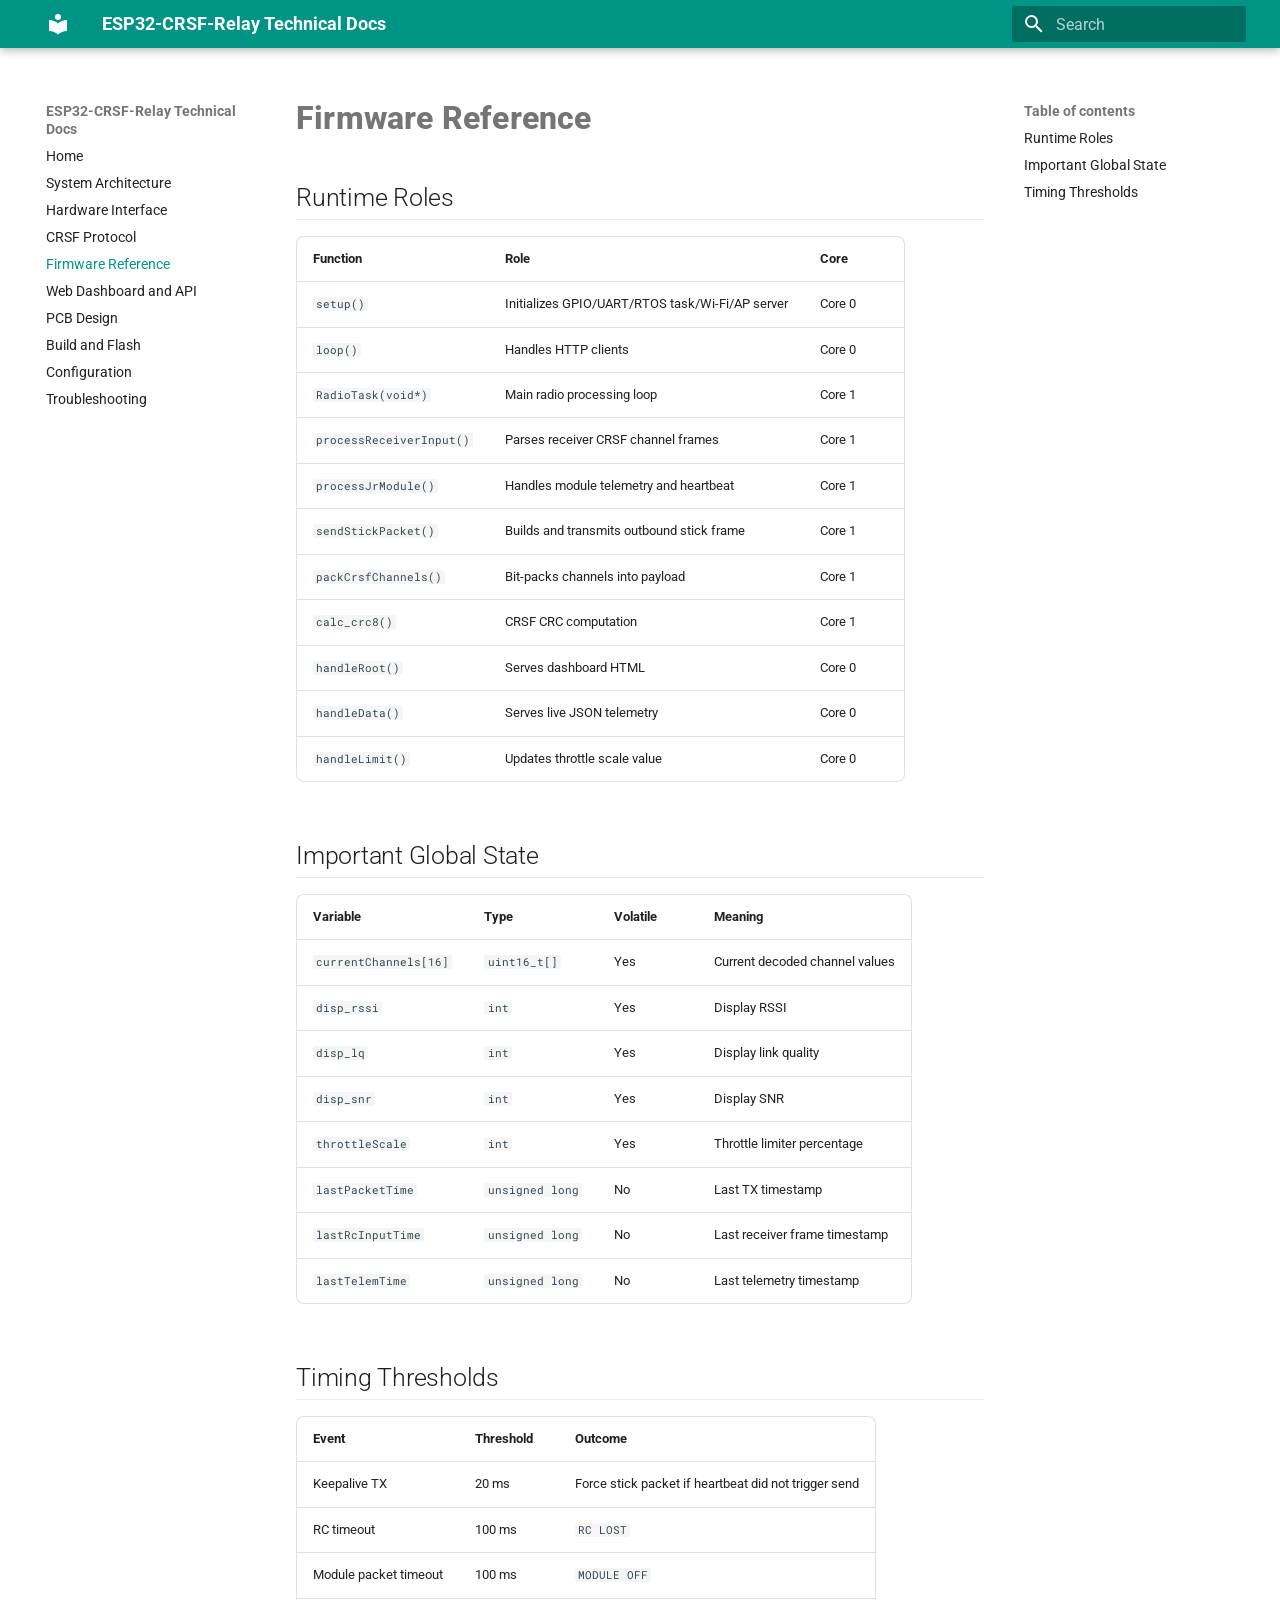
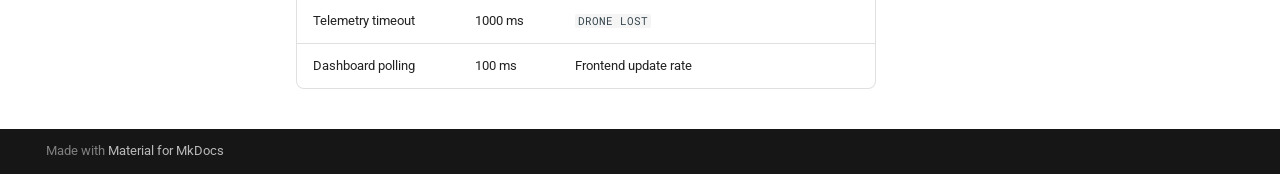
<file: site/firmware-reference/index.html>
<!doctype html>
<html lang="en" class="no-js">
  <head>
    
      <meta charset="utf-8">
      <meta name="viewport" content="width=device-width,initial-scale=1">
      
        <meta name="description" content="Technical documentation for the ESP32 CRSF relay node">
      
      
      
      
        <link rel="prev" href="../crsf-protocol/">
      
      
        <link rel="next" href="../web-dashboard-api/">
      
      
        
      
      
      <link rel="icon" href="../assets/images/favicon.png">
      <meta name="generator" content="mkdocs-1.6.1, mkdocs-material-9.7.6">
    
    
      
        <title>Firmware Reference - ESP32-CRSF-Relay Technical Docs</title>
      
    
    
      <link rel="stylesheet" href="../assets/stylesheets/main.484c7ddc.min.css">
      
        
        <link rel="stylesheet" href="../assets/stylesheets/palette.ab4e12ef.min.css">
      
      


    
    
      
    
    
      
        
        
        <link rel="preconnect" href="https://fonts.gstatic.com" crossorigin>
        <link rel="stylesheet" href="https://fonts.googleapis.com/css?family=Roboto:300,300i,400,400i,700,700i%7CRoboto+Mono:400,400i,700,700i&display=fallback">
        <style>:root{--md-text-font:"Roboto";--md-code-font:"Roboto Mono"}</style>
      
    
    
      <link rel="stylesheet" href="../assets/stylesheets/extra.css">
    
    <script>__md_scope=new URL("..",location),__md_hash=e=>[...e].reduce(((e,_)=>(e<<5)-e+_.charCodeAt(0)),0),__md_get=(e,_=localStorage,t=__md_scope)=>JSON.parse(_.getItem(t.pathname+"."+e)),__md_set=(e,_,t=localStorage,a=__md_scope)=>{try{t.setItem(a.pathname+"."+e,JSON.stringify(_))}catch(e){}}</script>
    
      

    
    
  </head>
  
  
    
    
      
    
    
    
    
    <body dir="ltr" data-md-color-scheme="default" data-md-color-primary="teal" data-md-color-accent="amber">
  
    
    <input class="md-toggle" data-md-toggle="drawer" type="checkbox" id="__drawer" autocomplete="off">
    <input class="md-toggle" data-md-toggle="search" type="checkbox" id="__search" autocomplete="off">
    <label class="md-overlay" for="__drawer"></label>
    <div data-md-component="skip">
      
        
        <a href="#firmware-reference" class="md-skip">
          Skip to content
        </a>
      
    </div>
    <div data-md-component="announce">
      
    </div>
    
    
      

  

<header class="md-header md-header--shadow" data-md-component="header">
  <nav class="md-header__inner md-grid" aria-label="Header">
    <a href=".." title="ESP32-CRSF-Relay Technical Docs" class="md-header__button md-logo" aria-label="ESP32-CRSF-Relay Technical Docs" data-md-component="logo">
      
  
  <svg xmlns="http://www.w3.org/2000/svg" viewBox="0 0 24 24"><path d="M12 8a3 3 0 0 0 3-3 3 3 0 0 0-3-3 3 3 0 0 0-3 3 3 3 0 0 0 3 3m0 3.54C9.64 9.35 6.5 8 3 8v11c3.5 0 6.64 1.35 9 3.54 2.36-2.19 5.5-3.54 9-3.54V8c-3.5 0-6.64 1.35-9 3.54"/></svg>

    </a>
    <label class="md-header__button md-icon" for="__drawer">
      
      <svg xmlns="http://www.w3.org/2000/svg" viewBox="0 0 24 24"><path d="M3 6h18v2H3zm0 5h18v2H3zm0 5h18v2H3z"/></svg>
    </label>
    <div class="md-header__title" data-md-component="header-title">
      <div class="md-header__ellipsis">
        <div class="md-header__topic">
          <span class="md-ellipsis">
            ESP32-CRSF-Relay Technical Docs
          </span>
        </div>
        <div class="md-header__topic" data-md-component="header-topic">
          <span class="md-ellipsis">
            
              Firmware Reference
            
          </span>
        </div>
      </div>
    </div>
    
      
        <form class="md-header__option" data-md-component="palette">
  
    
    
    
    <input class="md-option" data-md-color-media="" data-md-color-scheme="default" data-md-color-primary="teal" data-md-color-accent="amber"  aria-hidden="true"  type="radio" name="__palette" id="__palette_0">
    
  
</form>
      
    
    
      <script>var palette=__md_get("__palette");if(palette&&palette.color){if("(prefers-color-scheme)"===palette.color.media){var media=matchMedia("(prefers-color-scheme: light)"),input=document.querySelector(media.matches?"[data-md-color-media='(prefers-color-scheme: light)']":"[data-md-color-media='(prefers-color-scheme: dark)']");palette.color.media=input.getAttribute("data-md-color-media"),palette.color.scheme=input.getAttribute("data-md-color-scheme"),palette.color.primary=input.getAttribute("data-md-color-primary"),palette.color.accent=input.getAttribute("data-md-color-accent")}for(var[key,value]of Object.entries(palette.color))document.body.setAttribute("data-md-color-"+key,value)}</script>
    
    
    
      
      
        <label class="md-header__button md-icon" for="__search">
          
          <svg xmlns="http://www.w3.org/2000/svg" viewBox="0 0 24 24"><path d="M9.5 3A6.5 6.5 0 0 1 16 9.5c0 1.61-.59 3.09-1.56 4.23l.27.27h.79l5 5-1.5 1.5-5-5v-.79l-.27-.27A6.52 6.52 0 0 1 9.5 16 6.5 6.5 0 0 1 3 9.5 6.5 6.5 0 0 1 9.5 3m0 2C7 5 5 7 5 9.5S7 14 9.5 14 14 12 14 9.5 12 5 9.5 5"/></svg>
        </label>
        <div class="md-search" data-md-component="search" role="dialog">
  <label class="md-search__overlay" for="__search"></label>
  <div class="md-search__inner" role="search">
    <form class="md-search__form" name="search">
      <input type="text" class="md-search__input" name="query" aria-label="Search" placeholder="Search" autocapitalize="off" autocorrect="off" autocomplete="off" spellcheck="false" data-md-component="search-query" required>
      <label class="md-search__icon md-icon" for="__search">
        
        <svg xmlns="http://www.w3.org/2000/svg" viewBox="0 0 24 24"><path d="M9.5 3A6.5 6.5 0 0 1 16 9.5c0 1.61-.59 3.09-1.56 4.23l.27.27h.79l5 5-1.5 1.5-5-5v-.79l-.27-.27A6.52 6.52 0 0 1 9.5 16 6.5 6.5 0 0 1 3 9.5 6.5 6.5 0 0 1 9.5 3m0 2C7 5 5 7 5 9.5S7 14 9.5 14 14 12 14 9.5 12 5 9.5 5"/></svg>
        
        <svg xmlns="http://www.w3.org/2000/svg" viewBox="0 0 24 24"><path d="M20 11v2H8l5.5 5.5-1.42 1.42L4.16 12l7.92-7.92L13.5 5.5 8 11z"/></svg>
      </label>
      <nav class="md-search__options" aria-label="Search">
        
        <button type="reset" class="md-search__icon md-icon" title="Clear" aria-label="Clear" tabindex="-1">
          
          <svg xmlns="http://www.w3.org/2000/svg" viewBox="0 0 24 24"><path d="M19 6.41 17.59 5 12 10.59 6.41 5 5 6.41 10.59 12 5 17.59 6.41 19 12 13.41 17.59 19 19 17.59 13.41 12z"/></svg>
        </button>
      </nav>
      
    </form>
    <div class="md-search__output">
      <div class="md-search__scrollwrap" tabindex="0" data-md-scrollfix>
        <div class="md-search-result" data-md-component="search-result">
          <div class="md-search-result__meta">
            Initializing search
          </div>
          <ol class="md-search-result__list" role="presentation"></ol>
        </div>
      </div>
    </div>
  </div>
</div>
      
    
    
  </nav>
  
</header>
    
    <div class="md-container" data-md-component="container">
      
      
        
          
        
      
      <main class="md-main" data-md-component="main">
        <div class="md-main__inner md-grid">
          
            
              
              <div class="md-sidebar md-sidebar--primary" data-md-component="sidebar" data-md-type="navigation" >
                <div class="md-sidebar__scrollwrap">
                  <div class="md-sidebar__inner">
                    



<nav class="md-nav md-nav--primary" aria-label="Navigation" data-md-level="0">
  <label class="md-nav__title" for="__drawer">
    <a href=".." title="ESP32-CRSF-Relay Technical Docs" class="md-nav__button md-logo" aria-label="ESP32-CRSF-Relay Technical Docs" data-md-component="logo">
      
  
  <svg xmlns="http://www.w3.org/2000/svg" viewBox="0 0 24 24"><path d="M12 8a3 3 0 0 0 3-3 3 3 0 0 0-3-3 3 3 0 0 0-3 3 3 3 0 0 0 3 3m0 3.54C9.64 9.35 6.5 8 3 8v11c3.5 0 6.64 1.35 9 3.54 2.36-2.19 5.5-3.54 9-3.54V8c-3.5 0-6.64 1.35-9 3.54"/></svg>

    </a>
    ESP32-CRSF-Relay Technical Docs
  </label>
  
  <ul class="md-nav__list" data-md-scrollfix>
    
      
      
  
  
  
  
    <li class="md-nav__item">
      <a href=".." class="md-nav__link">
        
  
  
  <span class="md-ellipsis">
    
  
    Home
  

    
  </span>
  
  

      </a>
    </li>
  

    
      
      
  
  
  
  
    <li class="md-nav__item">
      <a href="../architecture/" class="md-nav__link">
        
  
  
  <span class="md-ellipsis">
    
  
    System Architecture
  

    
  </span>
  
  

      </a>
    </li>
  

    
      
      
  
  
  
  
    <li class="md-nav__item">
      <a href="../hardware/" class="md-nav__link">
        
  
  
  <span class="md-ellipsis">
    
  
    Hardware Interface
  

    
  </span>
  
  

      </a>
    </li>
  

    
      
      
  
  
  
  
    <li class="md-nav__item">
      <a href="../crsf-protocol/" class="md-nav__link">
        
  
  
  <span class="md-ellipsis">
    
  
    CRSF Protocol
  

    
  </span>
  
  

      </a>
    </li>
  

    
      
      
  
  
    
  
  
  
    <li class="md-nav__item md-nav__item--active">
      
      <input class="md-nav__toggle md-toggle" type="checkbox" id="__toc">
      
      
        
      
      
        <label class="md-nav__link md-nav__link--active" for="__toc">
          
  
  
  <span class="md-ellipsis">
    
  
    Firmware Reference
  

    
  </span>
  
  

          <span class="md-nav__icon md-icon"></span>
        </label>
      
      <a href="./" class="md-nav__link md-nav__link--active">
        
  
  
  <span class="md-ellipsis">
    
  
    Firmware Reference
  

    
  </span>
  
  

      </a>
      
        

<nav class="md-nav md-nav--secondary" aria-label="Table of contents">
  
  
  
    
  
  
    <label class="md-nav__title" for="__toc">
      <span class="md-nav__icon md-icon"></span>
      Table of contents
    </label>
    <ul class="md-nav__list" data-md-component="toc" data-md-scrollfix>
      
        <li class="md-nav__item">
  <a href="#runtime-roles" class="md-nav__link">
    <span class="md-ellipsis">
      
        Runtime Roles
      
    </span>
  </a>
  
</li>
      
        <li class="md-nav__item">
  <a href="#important-global-state" class="md-nav__link">
    <span class="md-ellipsis">
      
        Important Global State
      
    </span>
  </a>
  
</li>
      
        <li class="md-nav__item">
  <a href="#timing-thresholds" class="md-nav__link">
    <span class="md-ellipsis">
      
        Timing Thresholds
      
    </span>
  </a>
  
</li>
      
    </ul>
  
</nav>
      
    </li>
  

    
      
      
  
  
  
  
    <li class="md-nav__item">
      <a href="../web-dashboard-api/" class="md-nav__link">
        
  
  
  <span class="md-ellipsis">
    
  
    Web Dashboard and API
  

    
  </span>
  
  

      </a>
    </li>
  

    
      
      
  
  
  
  
    <li class="md-nav__item">
      <a href="../pcb-design/" class="md-nav__link">
        
  
  
  <span class="md-ellipsis">
    
  
    PCB Design
  

    
  </span>
  
  

      </a>
    </li>
  

    
      
      
  
  
  
  
    <li class="md-nav__item">
      <a href="../build-flash/" class="md-nav__link">
        
  
  
  <span class="md-ellipsis">
    
  
    Build and Flash
  

    
  </span>
  
  

      </a>
    </li>
  

    
      
      
  
  
  
  
    <li class="md-nav__item">
      <a href="../configuration/" class="md-nav__link">
        
  
  
  <span class="md-ellipsis">
    
  
    Configuration
  

    
  </span>
  
  

      </a>
    </li>
  

    
      
      
  
  
  
  
    <li class="md-nav__item">
      <a href="../troubleshooting/" class="md-nav__link">
        
  
  
  <span class="md-ellipsis">
    
  
    Troubleshooting
  

    
  </span>
  
  

      </a>
    </li>
  

    
  </ul>
</nav>
                  </div>
                </div>
              </div>
            
            
              
              <div class="md-sidebar md-sidebar--secondary" data-md-component="sidebar" data-md-type="toc" >
                <div class="md-sidebar__scrollwrap">
                  <div class="md-sidebar__inner">
                    

<nav class="md-nav md-nav--secondary" aria-label="Table of contents">
  
  
  
    
  
  
    <label class="md-nav__title" for="__toc">
      <span class="md-nav__icon md-icon"></span>
      Table of contents
    </label>
    <ul class="md-nav__list" data-md-component="toc" data-md-scrollfix>
      
        <li class="md-nav__item">
  <a href="#runtime-roles" class="md-nav__link">
    <span class="md-ellipsis">
      
        Runtime Roles
      
    </span>
  </a>
  
</li>
      
        <li class="md-nav__item">
  <a href="#important-global-state" class="md-nav__link">
    <span class="md-ellipsis">
      
        Important Global State
      
    </span>
  </a>
  
</li>
      
        <li class="md-nav__item">
  <a href="#timing-thresholds" class="md-nav__link">
    <span class="md-ellipsis">
      
        Timing Thresholds
      
    </span>
  </a>
  
</li>
      
    </ul>
  
</nav>
                  </div>
                </div>
              </div>
            
          
          
            <div class="md-content" data-md-component="content">
              
              <article class="md-content__inner md-typeset">
                
                  



<h1 id="firmware-reference">Firmware Reference<a class="headerlink" href="#firmware-reference" title="Permanent link">&para;</a></h1>
<h2 id="runtime-roles">Runtime Roles<a class="headerlink" href="#runtime-roles" title="Permanent link">&para;</a></h2>
<table>
<thead>
<tr>
<th>Function</th>
<th>Role</th>
<th>Core</th>
</tr>
</thead>
<tbody>
<tr>
<td><code>setup()</code></td>
<td>Initializes GPIO/UART/RTOS task/Wi-Fi/AP server</td>
<td>Core 0</td>
</tr>
<tr>
<td><code>loop()</code></td>
<td>Handles HTTP clients</td>
<td>Core 0</td>
</tr>
<tr>
<td><code>RadioTask(void*)</code></td>
<td>Main radio processing loop</td>
<td>Core 1</td>
</tr>
<tr>
<td><code>processReceiverInput()</code></td>
<td>Parses receiver CRSF channel frames</td>
<td>Core 1</td>
</tr>
<tr>
<td><code>processJrModule()</code></td>
<td>Handles module telemetry and heartbeat</td>
<td>Core 1</td>
</tr>
<tr>
<td><code>sendStickPacket()</code></td>
<td>Builds and transmits outbound stick frame</td>
<td>Core 1</td>
</tr>
<tr>
<td><code>packCrsfChannels()</code></td>
<td>Bit-packs channels into payload</td>
<td>Core 1</td>
</tr>
<tr>
<td><code>calc_crc8()</code></td>
<td>CRSF CRC computation</td>
<td>Core 1</td>
</tr>
<tr>
<td><code>handleRoot()</code></td>
<td>Serves dashboard HTML</td>
<td>Core 0</td>
</tr>
<tr>
<td><code>handleData()</code></td>
<td>Serves live JSON telemetry</td>
<td>Core 0</td>
</tr>
<tr>
<td><code>handleLimit()</code></td>
<td>Updates throttle scale value</td>
<td>Core 0</td>
</tr>
</tbody>
</table>
<h2 id="important-global-state">Important Global State<a class="headerlink" href="#important-global-state" title="Permanent link">&para;</a></h2>
<table>
<thead>
<tr>
<th>Variable</th>
<th>Type</th>
<th>Volatile</th>
<th>Meaning</th>
</tr>
</thead>
<tbody>
<tr>
<td><code>currentChannels[16]</code></td>
<td><code>uint16_t[]</code></td>
<td>Yes</td>
<td>Current decoded channel values</td>
</tr>
<tr>
<td><code>disp_rssi</code></td>
<td><code>int</code></td>
<td>Yes</td>
<td>Display RSSI</td>
</tr>
<tr>
<td><code>disp_lq</code></td>
<td><code>int</code></td>
<td>Yes</td>
<td>Display link quality</td>
</tr>
<tr>
<td><code>disp_snr</code></td>
<td><code>int</code></td>
<td>Yes</td>
<td>Display SNR</td>
</tr>
<tr>
<td><code>throttleScale</code></td>
<td><code>int</code></td>
<td>Yes</td>
<td>Throttle limiter percentage</td>
</tr>
<tr>
<td><code>lastPacketTime</code></td>
<td><code>unsigned long</code></td>
<td>No</td>
<td>Last TX timestamp</td>
</tr>
<tr>
<td><code>lastRcInputTime</code></td>
<td><code>unsigned long</code></td>
<td>No</td>
<td>Last receiver frame timestamp</td>
</tr>
<tr>
<td><code>lastTelemTime</code></td>
<td><code>unsigned long</code></td>
<td>No</td>
<td>Last telemetry timestamp</td>
</tr>
</tbody>
</table>
<h2 id="timing-thresholds">Timing Thresholds<a class="headerlink" href="#timing-thresholds" title="Permanent link">&para;</a></h2>
<table>
<thead>
<tr>
<th>Event</th>
<th>Threshold</th>
<th>Outcome</th>
</tr>
</thead>
<tbody>
<tr>
<td>Keepalive TX</td>
<td>20 ms</td>
<td>Force stick packet if heartbeat did not trigger send</td>
</tr>
<tr>
<td>RC timeout</td>
<td>100 ms</td>
<td><code>RC LOST</code></td>
</tr>
<tr>
<td>Module packet timeout</td>
<td>100 ms</td>
<td><code>MODULE OFF</code></td>
</tr>
<tr>
<td>Telemetry timeout</td>
<td>1000 ms</td>
<td><code>DRONE LOST</code></td>
</tr>
<tr>
<td>Dashboard polling</td>
<td>100 ms</td>
<td>Frontend update rate</td>
</tr>
</tbody>
</table>












                
              </article>
            </div>
          
          
<script>var target=document.getElementById(location.hash.slice(1));target&&target.name&&(target.checked=target.name.startsWith("__tabbed_"))</script>
        </div>
        
          <button type="button" class="md-top md-icon" data-md-component="top" hidden>
  
  <svg xmlns="http://www.w3.org/2000/svg" viewBox="0 0 24 24"><path d="M13 20h-2V8l-5.5 5.5-1.42-1.42L12 4.16l7.92 7.92-1.42 1.42L13 8z"/></svg>
  Back to top
</button>
        
      </main>
      
        <footer class="md-footer">
  
  <div class="md-footer-meta md-typeset">
    <div class="md-footer-meta__inner md-grid">
      <div class="md-copyright">
  
  
    Made with
    <a href="https://squidfunk.github.io/mkdocs-material/" target="_blank" rel="noopener">
      Material for MkDocs
    </a>
  
</div>
      
    </div>
  </div>
</footer>
      
    </div>
    <div class="md-dialog" data-md-component="dialog">
      <div class="md-dialog__inner md-typeset"></div>
    </div>
    
    
    
      
      
      <script id="__config" type="application/json">{"annotate": null, "base": "..", "features": ["navigation.instant", "navigation.tracking", "navigation.top", "toc.follow", "search.highlight", "content.code.copy"], "search": "../assets/javascripts/workers/search.2c215733.min.js", "tags": null, "translations": {"clipboard.copied": "Copied to clipboard", "clipboard.copy": "Copy to clipboard", "search.result.more.one": "1 more on this page", "search.result.more.other": "# more on this page", "search.result.none": "No matching documents", "search.result.one": "1 matching document", "search.result.other": "# matching documents", "search.result.placeholder": "Type to start searching", "search.result.term.missing": "Missing", "select.version": "Select version"}, "version": null}</script>
    
    
      <script src="../assets/javascripts/bundle.79ae519e.min.js"></script>
      
    
  </body>
</html>
</file>
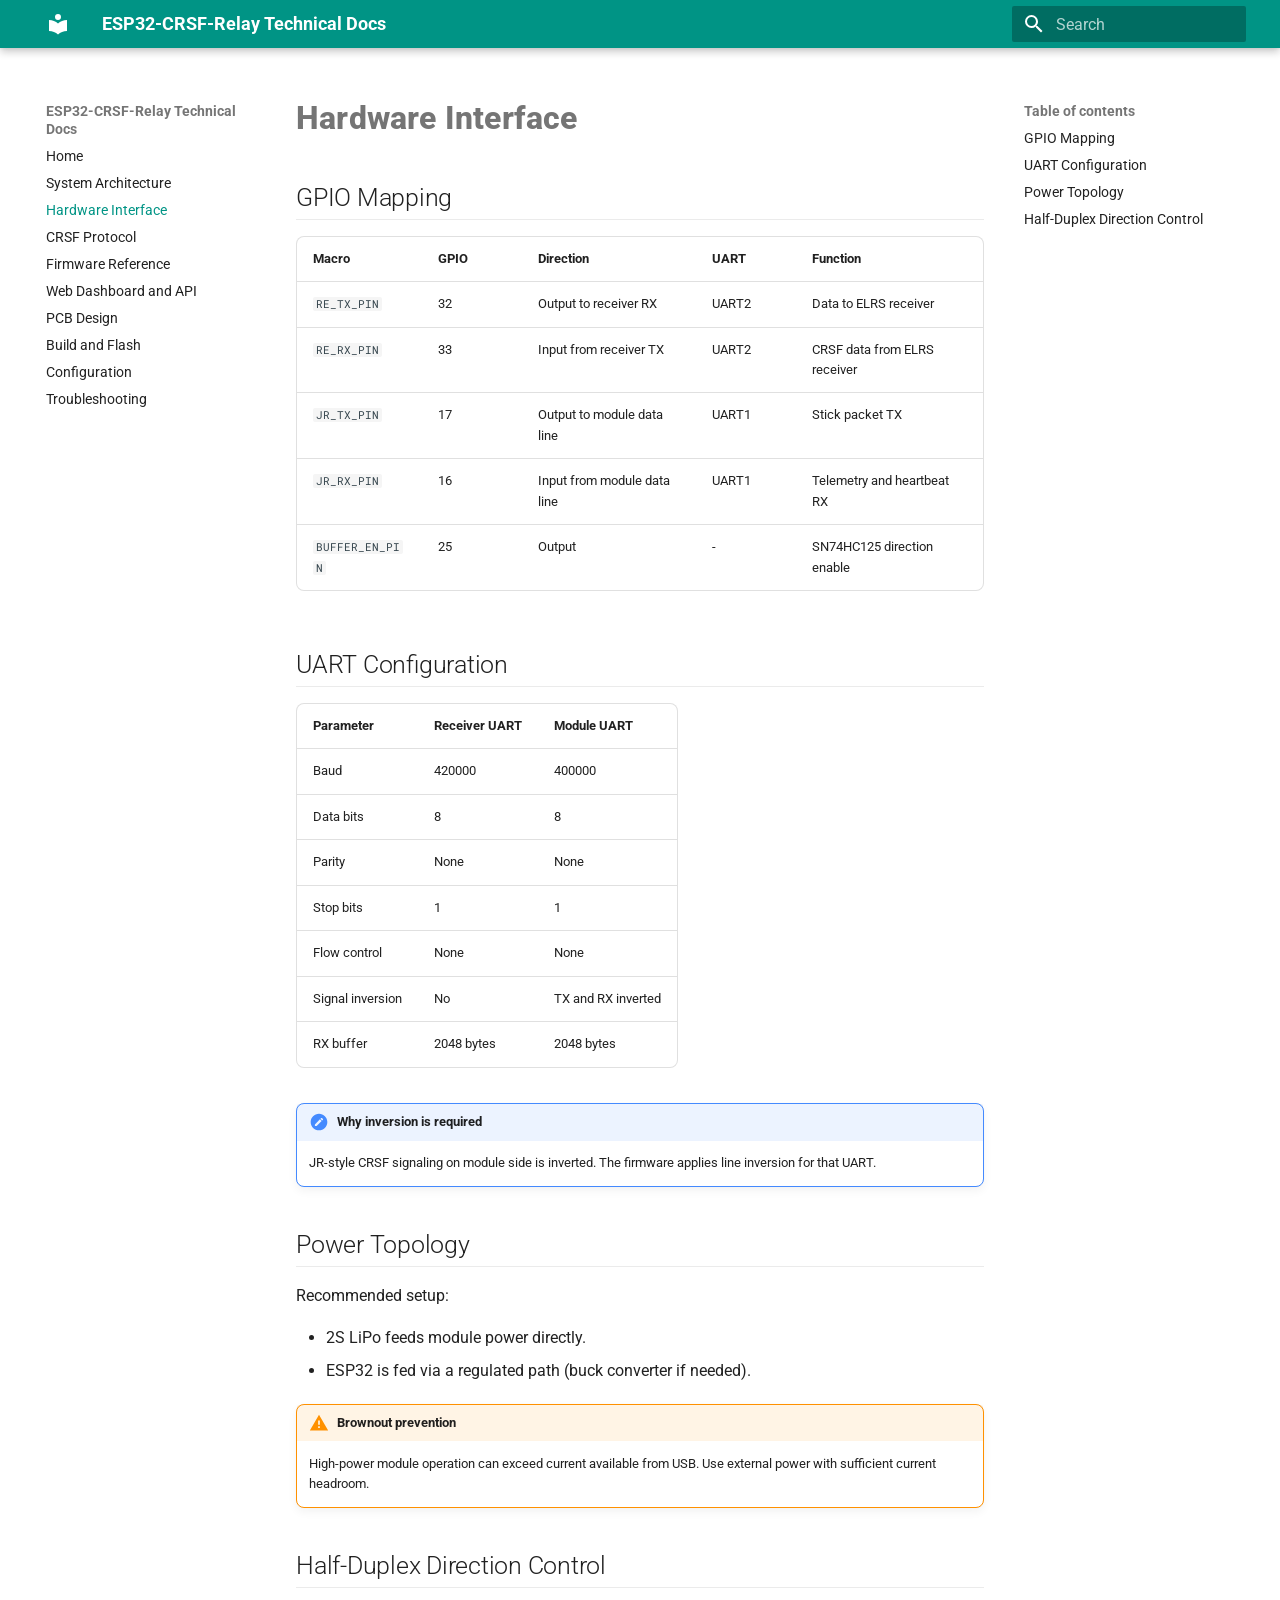
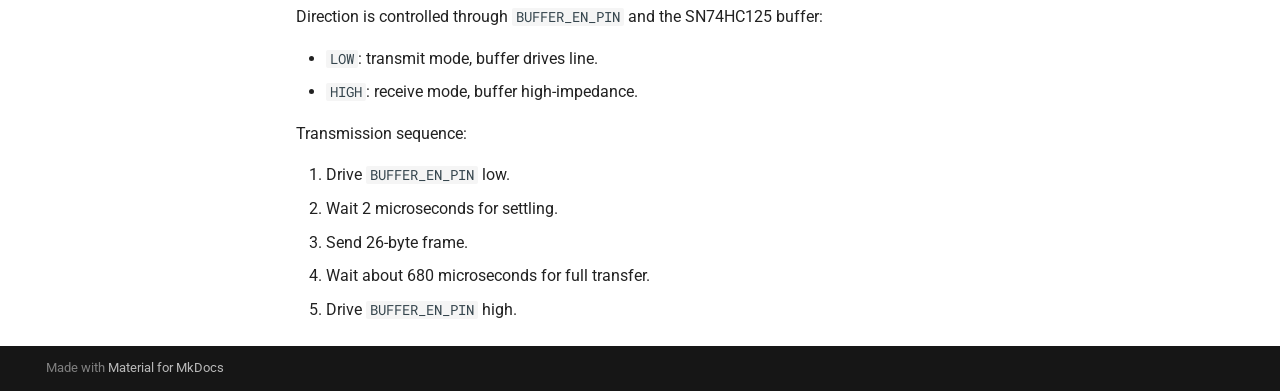
<file: site/hardware/index.html>
<!doctype html>
<html lang="en" class="no-js">
  <head>
    
      <meta charset="utf-8">
      <meta name="viewport" content="width=device-width,initial-scale=1">
      
        <meta name="description" content="Technical documentation for the ESP32 CRSF relay node">
      
      
      
      
        <link rel="prev" href="../architecture/">
      
      
        <link rel="next" href="../crsf-protocol/">
      
      
        
      
      
      <link rel="icon" href="../assets/images/favicon.png">
      <meta name="generator" content="mkdocs-1.6.1, mkdocs-material-9.7.6">
    
    
      
        <title>Hardware Interface - ESP32-CRSF-Relay Technical Docs</title>
      
    
    
      <link rel="stylesheet" href="../assets/stylesheets/main.484c7ddc.min.css">
      
        
        <link rel="stylesheet" href="../assets/stylesheets/palette.ab4e12ef.min.css">
      
      


    
    
      
    
    
      
        
        
        <link rel="preconnect" href="https://fonts.gstatic.com" crossorigin>
        <link rel="stylesheet" href="https://fonts.googleapis.com/css?family=Roboto:300,300i,400,400i,700,700i%7CRoboto+Mono:400,400i,700,700i&display=fallback">
        <style>:root{--md-text-font:"Roboto";--md-code-font:"Roboto Mono"}</style>
      
    
    
      <link rel="stylesheet" href="../assets/stylesheets/extra.css">
    
    <script>__md_scope=new URL("..",location),__md_hash=e=>[...e].reduce(((e,_)=>(e<<5)-e+_.charCodeAt(0)),0),__md_get=(e,_=localStorage,t=__md_scope)=>JSON.parse(_.getItem(t.pathname+"."+e)),__md_set=(e,_,t=localStorage,a=__md_scope)=>{try{t.setItem(a.pathname+"."+e,JSON.stringify(_))}catch(e){}}</script>
    
      

    
    
  </head>
  
  
    
    
      
    
    
    
    
    <body dir="ltr" data-md-color-scheme="default" data-md-color-primary="teal" data-md-color-accent="amber">
  
    
    <input class="md-toggle" data-md-toggle="drawer" type="checkbox" id="__drawer" autocomplete="off">
    <input class="md-toggle" data-md-toggle="search" type="checkbox" id="__search" autocomplete="off">
    <label class="md-overlay" for="__drawer"></label>
    <div data-md-component="skip">
      
        
        <a href="#hardware-interface" class="md-skip">
          Skip to content
        </a>
      
    </div>
    <div data-md-component="announce">
      
    </div>
    
    
      

  

<header class="md-header md-header--shadow" data-md-component="header">
  <nav class="md-header__inner md-grid" aria-label="Header">
    <a href=".." title="ESP32-CRSF-Relay Technical Docs" class="md-header__button md-logo" aria-label="ESP32-CRSF-Relay Technical Docs" data-md-component="logo">
      
  
  <svg xmlns="http://www.w3.org/2000/svg" viewBox="0 0 24 24"><path d="M12 8a3 3 0 0 0 3-3 3 3 0 0 0-3-3 3 3 0 0 0-3 3 3 3 0 0 0 3 3m0 3.54C9.64 9.35 6.5 8 3 8v11c3.5 0 6.64 1.35 9 3.54 2.36-2.19 5.5-3.54 9-3.54V8c-3.5 0-6.64 1.35-9 3.54"/></svg>

    </a>
    <label class="md-header__button md-icon" for="__drawer">
      
      <svg xmlns="http://www.w3.org/2000/svg" viewBox="0 0 24 24"><path d="M3 6h18v2H3zm0 5h18v2H3zm0 5h18v2H3z"/></svg>
    </label>
    <div class="md-header__title" data-md-component="header-title">
      <div class="md-header__ellipsis">
        <div class="md-header__topic">
          <span class="md-ellipsis">
            ESP32-CRSF-Relay Technical Docs
          </span>
        </div>
        <div class="md-header__topic" data-md-component="header-topic">
          <span class="md-ellipsis">
            
              Hardware Interface
            
          </span>
        </div>
      </div>
    </div>
    
      
        <form class="md-header__option" data-md-component="palette">
  
    
    
    
    <input class="md-option" data-md-color-media="" data-md-color-scheme="default" data-md-color-primary="teal" data-md-color-accent="amber"  aria-hidden="true"  type="radio" name="__palette" id="__palette_0">
    
  
</form>
      
    
    
      <script>var palette=__md_get("__palette");if(palette&&palette.color){if("(prefers-color-scheme)"===palette.color.media){var media=matchMedia("(prefers-color-scheme: light)"),input=document.querySelector(media.matches?"[data-md-color-media='(prefers-color-scheme: light)']":"[data-md-color-media='(prefers-color-scheme: dark)']");palette.color.media=input.getAttribute("data-md-color-media"),palette.color.scheme=input.getAttribute("data-md-color-scheme"),palette.color.primary=input.getAttribute("data-md-color-primary"),palette.color.accent=input.getAttribute("data-md-color-accent")}for(var[key,value]of Object.entries(palette.color))document.body.setAttribute("data-md-color-"+key,value)}</script>
    
    
    
      
      
        <label class="md-header__button md-icon" for="__search">
          
          <svg xmlns="http://www.w3.org/2000/svg" viewBox="0 0 24 24"><path d="M9.5 3A6.5 6.5 0 0 1 16 9.5c0 1.61-.59 3.09-1.56 4.23l.27.27h.79l5 5-1.5 1.5-5-5v-.79l-.27-.27A6.52 6.52 0 0 1 9.5 16 6.5 6.5 0 0 1 3 9.5 6.5 6.5 0 0 1 9.5 3m0 2C7 5 5 7 5 9.5S7 14 9.5 14 14 12 14 9.5 12 5 9.5 5"/></svg>
        </label>
        <div class="md-search" data-md-component="search" role="dialog">
  <label class="md-search__overlay" for="__search"></label>
  <div class="md-search__inner" role="search">
    <form class="md-search__form" name="search">
      <input type="text" class="md-search__input" name="query" aria-label="Search" placeholder="Search" autocapitalize="off" autocorrect="off" autocomplete="off" spellcheck="false" data-md-component="search-query" required>
      <label class="md-search__icon md-icon" for="__search">
        
        <svg xmlns="http://www.w3.org/2000/svg" viewBox="0 0 24 24"><path d="M9.5 3A6.5 6.5 0 0 1 16 9.5c0 1.61-.59 3.09-1.56 4.23l.27.27h.79l5 5-1.5 1.5-5-5v-.79l-.27-.27A6.52 6.52 0 0 1 9.5 16 6.5 6.5 0 0 1 3 9.5 6.5 6.5 0 0 1 9.5 3m0 2C7 5 5 7 5 9.5S7 14 9.5 14 14 12 14 9.5 12 5 9.5 5"/></svg>
        
        <svg xmlns="http://www.w3.org/2000/svg" viewBox="0 0 24 24"><path d="M20 11v2H8l5.5 5.5-1.42 1.42L4.16 12l7.92-7.92L13.5 5.5 8 11z"/></svg>
      </label>
      <nav class="md-search__options" aria-label="Search">
        
        <button type="reset" class="md-search__icon md-icon" title="Clear" aria-label="Clear" tabindex="-1">
          
          <svg xmlns="http://www.w3.org/2000/svg" viewBox="0 0 24 24"><path d="M19 6.41 17.59 5 12 10.59 6.41 5 5 6.41 10.59 12 5 17.59 6.41 19 12 13.41 17.59 19 19 17.59 13.41 12z"/></svg>
        </button>
      </nav>
      
    </form>
    <div class="md-search__output">
      <div class="md-search__scrollwrap" tabindex="0" data-md-scrollfix>
        <div class="md-search-result" data-md-component="search-result">
          <div class="md-search-result__meta">
            Initializing search
          </div>
          <ol class="md-search-result__list" role="presentation"></ol>
        </div>
      </div>
    </div>
  </div>
</div>
      
    
    
  </nav>
  
</header>
    
    <div class="md-container" data-md-component="container">
      
      
        
          
        
      
      <main class="md-main" data-md-component="main">
        <div class="md-main__inner md-grid">
          
            
              
              <div class="md-sidebar md-sidebar--primary" data-md-component="sidebar" data-md-type="navigation" >
                <div class="md-sidebar__scrollwrap">
                  <div class="md-sidebar__inner">
                    



<nav class="md-nav md-nav--primary" aria-label="Navigation" data-md-level="0">
  <label class="md-nav__title" for="__drawer">
    <a href=".." title="ESP32-CRSF-Relay Technical Docs" class="md-nav__button md-logo" aria-label="ESP32-CRSF-Relay Technical Docs" data-md-component="logo">
      
  
  <svg xmlns="http://www.w3.org/2000/svg" viewBox="0 0 24 24"><path d="M12 8a3 3 0 0 0 3-3 3 3 0 0 0-3-3 3 3 0 0 0-3 3 3 3 0 0 0 3 3m0 3.54C9.64 9.35 6.5 8 3 8v11c3.5 0 6.64 1.35 9 3.54 2.36-2.19 5.5-3.54 9-3.54V8c-3.5 0-6.64 1.35-9 3.54"/></svg>

    </a>
    ESP32-CRSF-Relay Technical Docs
  </label>
  
  <ul class="md-nav__list" data-md-scrollfix>
    
      
      
  
  
  
  
    <li class="md-nav__item">
      <a href=".." class="md-nav__link">
        
  
  
  <span class="md-ellipsis">
    
  
    Home
  

    
  </span>
  
  

      </a>
    </li>
  

    
      
      
  
  
  
  
    <li class="md-nav__item">
      <a href="../architecture/" class="md-nav__link">
        
  
  
  <span class="md-ellipsis">
    
  
    System Architecture
  

    
  </span>
  
  

      </a>
    </li>
  

    
      
      
  
  
    
  
  
  
    <li class="md-nav__item md-nav__item--active">
      
      <input class="md-nav__toggle md-toggle" type="checkbox" id="__toc">
      
      
        
      
      
        <label class="md-nav__link md-nav__link--active" for="__toc">
          
  
  
  <span class="md-ellipsis">
    
  
    Hardware Interface
  

    
  </span>
  
  

          <span class="md-nav__icon md-icon"></span>
        </label>
      
      <a href="./" class="md-nav__link md-nav__link--active">
        
  
  
  <span class="md-ellipsis">
    
  
    Hardware Interface
  

    
  </span>
  
  

      </a>
      
        

<nav class="md-nav md-nav--secondary" aria-label="Table of contents">
  
  
  
    
  
  
    <label class="md-nav__title" for="__toc">
      <span class="md-nav__icon md-icon"></span>
      Table of contents
    </label>
    <ul class="md-nav__list" data-md-component="toc" data-md-scrollfix>
      
        <li class="md-nav__item">
  <a href="#gpio-mapping" class="md-nav__link">
    <span class="md-ellipsis">
      
        GPIO Mapping
      
    </span>
  </a>
  
</li>
      
        <li class="md-nav__item">
  <a href="#uart-configuration" class="md-nav__link">
    <span class="md-ellipsis">
      
        UART Configuration
      
    </span>
  </a>
  
</li>
      
        <li class="md-nav__item">
  <a href="#power-topology" class="md-nav__link">
    <span class="md-ellipsis">
      
        Power Topology
      
    </span>
  </a>
  
</li>
      
        <li class="md-nav__item">
  <a href="#half-duplex-direction-control" class="md-nav__link">
    <span class="md-ellipsis">
      
        Half-Duplex Direction Control
      
    </span>
  </a>
  
</li>
      
    </ul>
  
</nav>
      
    </li>
  

    
      
      
  
  
  
  
    <li class="md-nav__item">
      <a href="../crsf-protocol/" class="md-nav__link">
        
  
  
  <span class="md-ellipsis">
    
  
    CRSF Protocol
  

    
  </span>
  
  

      </a>
    </li>
  

    
      
      
  
  
  
  
    <li class="md-nav__item">
      <a href="../firmware-reference/" class="md-nav__link">
        
  
  
  <span class="md-ellipsis">
    
  
    Firmware Reference
  

    
  </span>
  
  

      </a>
    </li>
  

    
      
      
  
  
  
  
    <li class="md-nav__item">
      <a href="../web-dashboard-api/" class="md-nav__link">
        
  
  
  <span class="md-ellipsis">
    
  
    Web Dashboard and API
  

    
  </span>
  
  

      </a>
    </li>
  

    
      
      
  
  
  
  
    <li class="md-nav__item">
      <a href="../pcb-design/" class="md-nav__link">
        
  
  
  <span class="md-ellipsis">
    
  
    PCB Design
  

    
  </span>
  
  

      </a>
    </li>
  

    
      
      
  
  
  
  
    <li class="md-nav__item">
      <a href="../build-flash/" class="md-nav__link">
        
  
  
  <span class="md-ellipsis">
    
  
    Build and Flash
  

    
  </span>
  
  

      </a>
    </li>
  

    
      
      
  
  
  
  
    <li class="md-nav__item">
      <a href="../configuration/" class="md-nav__link">
        
  
  
  <span class="md-ellipsis">
    
  
    Configuration
  

    
  </span>
  
  

      </a>
    </li>
  

    
      
      
  
  
  
  
    <li class="md-nav__item">
      <a href="../troubleshooting/" class="md-nav__link">
        
  
  
  <span class="md-ellipsis">
    
  
    Troubleshooting
  

    
  </span>
  
  

      </a>
    </li>
  

    
  </ul>
</nav>
                  </div>
                </div>
              </div>
            
            
              
              <div class="md-sidebar md-sidebar--secondary" data-md-component="sidebar" data-md-type="toc" >
                <div class="md-sidebar__scrollwrap">
                  <div class="md-sidebar__inner">
                    

<nav class="md-nav md-nav--secondary" aria-label="Table of contents">
  
  
  
    
  
  
    <label class="md-nav__title" for="__toc">
      <span class="md-nav__icon md-icon"></span>
      Table of contents
    </label>
    <ul class="md-nav__list" data-md-component="toc" data-md-scrollfix>
      
        <li class="md-nav__item">
  <a href="#gpio-mapping" class="md-nav__link">
    <span class="md-ellipsis">
      
        GPIO Mapping
      
    </span>
  </a>
  
</li>
      
        <li class="md-nav__item">
  <a href="#uart-configuration" class="md-nav__link">
    <span class="md-ellipsis">
      
        UART Configuration
      
    </span>
  </a>
  
</li>
      
        <li class="md-nav__item">
  <a href="#power-topology" class="md-nav__link">
    <span class="md-ellipsis">
      
        Power Topology
      
    </span>
  </a>
  
</li>
      
        <li class="md-nav__item">
  <a href="#half-duplex-direction-control" class="md-nav__link">
    <span class="md-ellipsis">
      
        Half-Duplex Direction Control
      
    </span>
  </a>
  
</li>
      
    </ul>
  
</nav>
                  </div>
                </div>
              </div>
            
          
          
            <div class="md-content" data-md-component="content">
              
              <article class="md-content__inner md-typeset">
                
                  



<h1 id="hardware-interface">Hardware Interface<a class="headerlink" href="#hardware-interface" title="Permanent link">&para;</a></h1>
<h2 id="gpio-mapping">GPIO Mapping<a class="headerlink" href="#gpio-mapping" title="Permanent link">&para;</a></h2>
<table>
<thead>
<tr>
<th>Macro</th>
<th>GPIO</th>
<th>Direction</th>
<th>UART</th>
<th>Function</th>
</tr>
</thead>
<tbody>
<tr>
<td><code>RE_TX_PIN</code></td>
<td>32</td>
<td>Output to receiver RX</td>
<td>UART2</td>
<td>Data to ELRS receiver</td>
</tr>
<tr>
<td><code>RE_RX_PIN</code></td>
<td>33</td>
<td>Input from receiver TX</td>
<td>UART2</td>
<td>CRSF data from ELRS receiver</td>
</tr>
<tr>
<td><code>JR_TX_PIN</code></td>
<td>17</td>
<td>Output to module data line</td>
<td>UART1</td>
<td>Stick packet TX</td>
</tr>
<tr>
<td><code>JR_RX_PIN</code></td>
<td>16</td>
<td>Input from module data line</td>
<td>UART1</td>
<td>Telemetry and heartbeat RX</td>
</tr>
<tr>
<td><code>BUFFER_EN_PIN</code></td>
<td>25</td>
<td>Output</td>
<td>-</td>
<td>SN74HC125 direction enable</td>
</tr>
</tbody>
</table>
<h2 id="uart-configuration">UART Configuration<a class="headerlink" href="#uart-configuration" title="Permanent link">&para;</a></h2>
<table>
<thead>
<tr>
<th>Parameter</th>
<th>Receiver UART</th>
<th>Module UART</th>
</tr>
</thead>
<tbody>
<tr>
<td>Baud</td>
<td>420000</td>
<td>400000</td>
</tr>
<tr>
<td>Data bits</td>
<td>8</td>
<td>8</td>
</tr>
<tr>
<td>Parity</td>
<td>None</td>
<td>None</td>
</tr>
<tr>
<td>Stop bits</td>
<td>1</td>
<td>1</td>
</tr>
<tr>
<td>Flow control</td>
<td>None</td>
<td>None</td>
</tr>
<tr>
<td>Signal inversion</td>
<td>No</td>
<td>TX and RX inverted</td>
</tr>
<tr>
<td>RX buffer</td>
<td>2048 bytes</td>
<td>2048 bytes</td>
</tr>
</tbody>
</table>
<div class="admonition note">
<p class="admonition-title">Why inversion is required</p>
<p>JR-style CRSF signaling on module side is inverted. The firmware applies line inversion for that UART.</p>
</div>
<h2 id="power-topology">Power Topology<a class="headerlink" href="#power-topology" title="Permanent link">&para;</a></h2>
<p>Recommended setup:</p>
<ul>
<li>2S LiPo feeds module power directly.</li>
<li>ESP32 is fed via a regulated path (buck converter if needed).</li>
</ul>
<div class="admonition warning">
<p class="admonition-title">Brownout prevention</p>
<p>High-power module operation can exceed current available from USB. Use external power with sufficient current headroom.</p>
</div>
<h2 id="half-duplex-direction-control">Half-Duplex Direction Control<a class="headerlink" href="#half-duplex-direction-control" title="Permanent link">&para;</a></h2>
<p>Direction is controlled through <code>BUFFER_EN_PIN</code> and the SN74HC125 buffer:</p>
<ul>
<li><code>LOW</code>: transmit mode, buffer drives line.</li>
<li><code>HIGH</code>: receive mode, buffer high-impedance.</li>
</ul>
<p>Transmission sequence:</p>
<ol>
<li>Drive <code>BUFFER_EN_PIN</code> low.</li>
<li>Wait 2 microseconds for settling.</li>
<li>Send 26-byte frame.</li>
<li>Wait about 680 microseconds for full transfer.</li>
<li>Drive <code>BUFFER_EN_PIN</code> high.</li>
</ol>












                
              </article>
            </div>
          
          
<script>var target=document.getElementById(location.hash.slice(1));target&&target.name&&(target.checked=target.name.startsWith("__tabbed_"))</script>
        </div>
        
          <button type="button" class="md-top md-icon" data-md-component="top" hidden>
  
  <svg xmlns="http://www.w3.org/2000/svg" viewBox="0 0 24 24"><path d="M13 20h-2V8l-5.5 5.5-1.42-1.42L12 4.16l7.92 7.92-1.42 1.42L13 8z"/></svg>
  Back to top
</button>
        
      </main>
      
        <footer class="md-footer">
  
  <div class="md-footer-meta md-typeset">
    <div class="md-footer-meta__inner md-grid">
      <div class="md-copyright">
  
  
    Made with
    <a href="https://squidfunk.github.io/mkdocs-material/" target="_blank" rel="noopener">
      Material for MkDocs
    </a>
  
</div>
      
    </div>
  </div>
</footer>
      
    </div>
    <div class="md-dialog" data-md-component="dialog">
      <div class="md-dialog__inner md-typeset"></div>
    </div>
    
    
    
      
      
      <script id="__config" type="application/json">{"annotate": null, "base": "..", "features": ["navigation.instant", "navigation.tracking", "navigation.top", "toc.follow", "search.highlight", "content.code.copy"], "search": "../assets/javascripts/workers/search.2c215733.min.js", "tags": null, "translations": {"clipboard.copied": "Copied to clipboard", "clipboard.copy": "Copy to clipboard", "search.result.more.one": "1 more on this page", "search.result.more.other": "# more on this page", "search.result.none": "No matching documents", "search.result.one": "1 matching document", "search.result.other": "# matching documents", "search.result.placeholder": "Type to start searching", "search.result.term.missing": "Missing", "select.version": "Select version"}, "version": null}</script>
    
    
      <script src="../assets/javascripts/bundle.79ae519e.min.js"></script>
      
    
  </body>
</html>
</file>
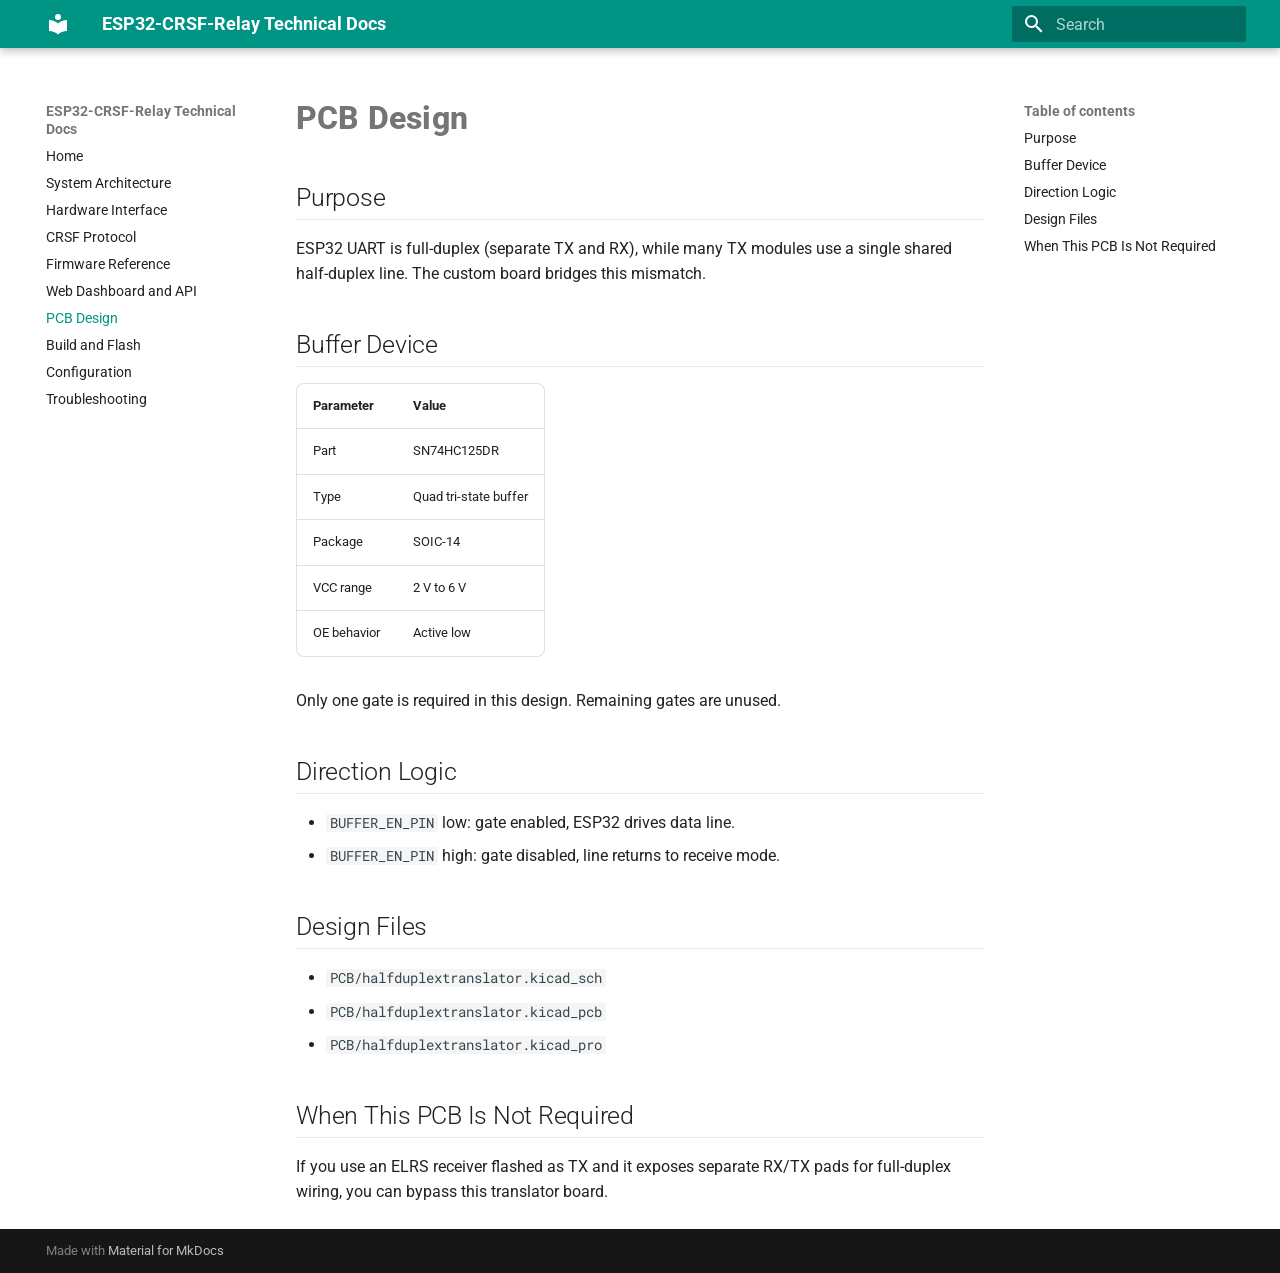
<file: site/pcb-design/index.html>
<!doctype html>
<html lang="en" class="no-js">
  <head>
    
      <meta charset="utf-8">
      <meta name="viewport" content="width=device-width,initial-scale=1">
      
        <meta name="description" content="Technical documentation for the ESP32 CRSF relay node">
      
      
      
      
        <link rel="prev" href="../web-dashboard-api/">
      
      
        <link rel="next" href="../build-flash/">
      
      
        
      
      
      <link rel="icon" href="../assets/images/favicon.png">
      <meta name="generator" content="mkdocs-1.6.1, mkdocs-material-9.7.6">
    
    
      
        <title>PCB Design - ESP32-CRSF-Relay Technical Docs</title>
      
    
    
      <link rel="stylesheet" href="../assets/stylesheets/main.484c7ddc.min.css">
      
        
        <link rel="stylesheet" href="../assets/stylesheets/palette.ab4e12ef.min.css">
      
      


    
    
      
    
    
      
        
        
        <link rel="preconnect" href="https://fonts.gstatic.com" crossorigin>
        <link rel="stylesheet" href="https://fonts.googleapis.com/css?family=Roboto:300,300i,400,400i,700,700i%7CRoboto+Mono:400,400i,700,700i&display=fallback">
        <style>:root{--md-text-font:"Roboto";--md-code-font:"Roboto Mono"}</style>
      
    
    
      <link rel="stylesheet" href="../assets/stylesheets/extra.css">
    
    <script>__md_scope=new URL("..",location),__md_hash=e=>[...e].reduce(((e,_)=>(e<<5)-e+_.charCodeAt(0)),0),__md_get=(e,_=localStorage,t=__md_scope)=>JSON.parse(_.getItem(t.pathname+"."+e)),__md_set=(e,_,t=localStorage,a=__md_scope)=>{try{t.setItem(a.pathname+"."+e,JSON.stringify(_))}catch(e){}}</script>
    
      

    
    
  </head>
  
  
    
    
      
    
    
    
    
    <body dir="ltr" data-md-color-scheme="default" data-md-color-primary="teal" data-md-color-accent="amber">
  
    
    <input class="md-toggle" data-md-toggle="drawer" type="checkbox" id="__drawer" autocomplete="off">
    <input class="md-toggle" data-md-toggle="search" type="checkbox" id="__search" autocomplete="off">
    <label class="md-overlay" for="__drawer"></label>
    <div data-md-component="skip">
      
        
        <a href="#pcb-design" class="md-skip">
          Skip to content
        </a>
      
    </div>
    <div data-md-component="announce">
      
    </div>
    
    
      

  

<header class="md-header md-header--shadow" data-md-component="header">
  <nav class="md-header__inner md-grid" aria-label="Header">
    <a href=".." title="ESP32-CRSF-Relay Technical Docs" class="md-header__button md-logo" aria-label="ESP32-CRSF-Relay Technical Docs" data-md-component="logo">
      
  
  <svg xmlns="http://www.w3.org/2000/svg" viewBox="0 0 24 24"><path d="M12 8a3 3 0 0 0 3-3 3 3 0 0 0-3-3 3 3 0 0 0-3 3 3 3 0 0 0 3 3m0 3.54C9.64 9.35 6.5 8 3 8v11c3.5 0 6.64 1.35 9 3.54 2.36-2.19 5.5-3.54 9-3.54V8c-3.5 0-6.64 1.35-9 3.54"/></svg>

    </a>
    <label class="md-header__button md-icon" for="__drawer">
      
      <svg xmlns="http://www.w3.org/2000/svg" viewBox="0 0 24 24"><path d="M3 6h18v2H3zm0 5h18v2H3zm0 5h18v2H3z"/></svg>
    </label>
    <div class="md-header__title" data-md-component="header-title">
      <div class="md-header__ellipsis">
        <div class="md-header__topic">
          <span class="md-ellipsis">
            ESP32-CRSF-Relay Technical Docs
          </span>
        </div>
        <div class="md-header__topic" data-md-component="header-topic">
          <span class="md-ellipsis">
            
              PCB Design
            
          </span>
        </div>
      </div>
    </div>
    
      
        <form class="md-header__option" data-md-component="palette">
  
    
    
    
    <input class="md-option" data-md-color-media="" data-md-color-scheme="default" data-md-color-primary="teal" data-md-color-accent="amber"  aria-hidden="true"  type="radio" name="__palette" id="__palette_0">
    
  
</form>
      
    
    
      <script>var palette=__md_get("__palette");if(palette&&palette.color){if("(prefers-color-scheme)"===palette.color.media){var media=matchMedia("(prefers-color-scheme: light)"),input=document.querySelector(media.matches?"[data-md-color-media='(prefers-color-scheme: light)']":"[data-md-color-media='(prefers-color-scheme: dark)']");palette.color.media=input.getAttribute("data-md-color-media"),palette.color.scheme=input.getAttribute("data-md-color-scheme"),palette.color.primary=input.getAttribute("data-md-color-primary"),palette.color.accent=input.getAttribute("data-md-color-accent")}for(var[key,value]of Object.entries(palette.color))document.body.setAttribute("data-md-color-"+key,value)}</script>
    
    
    
      
      
        <label class="md-header__button md-icon" for="__search">
          
          <svg xmlns="http://www.w3.org/2000/svg" viewBox="0 0 24 24"><path d="M9.5 3A6.5 6.5 0 0 1 16 9.5c0 1.61-.59 3.09-1.56 4.23l.27.27h.79l5 5-1.5 1.5-5-5v-.79l-.27-.27A6.52 6.52 0 0 1 9.5 16 6.5 6.5 0 0 1 3 9.5 6.5 6.5 0 0 1 9.5 3m0 2C7 5 5 7 5 9.5S7 14 9.5 14 14 12 14 9.5 12 5 9.5 5"/></svg>
        </label>
        <div class="md-search" data-md-component="search" role="dialog">
  <label class="md-search__overlay" for="__search"></label>
  <div class="md-search__inner" role="search">
    <form class="md-search__form" name="search">
      <input type="text" class="md-search__input" name="query" aria-label="Search" placeholder="Search" autocapitalize="off" autocorrect="off" autocomplete="off" spellcheck="false" data-md-component="search-query" required>
      <label class="md-search__icon md-icon" for="__search">
        
        <svg xmlns="http://www.w3.org/2000/svg" viewBox="0 0 24 24"><path d="M9.5 3A6.5 6.5 0 0 1 16 9.5c0 1.61-.59 3.09-1.56 4.23l.27.27h.79l5 5-1.5 1.5-5-5v-.79l-.27-.27A6.52 6.52 0 0 1 9.5 16 6.5 6.5 0 0 1 3 9.5 6.5 6.5 0 0 1 9.5 3m0 2C7 5 5 7 5 9.5S7 14 9.5 14 14 12 14 9.5 12 5 9.5 5"/></svg>
        
        <svg xmlns="http://www.w3.org/2000/svg" viewBox="0 0 24 24"><path d="M20 11v2H8l5.5 5.5-1.42 1.42L4.16 12l7.92-7.92L13.5 5.5 8 11z"/></svg>
      </label>
      <nav class="md-search__options" aria-label="Search">
        
        <button type="reset" class="md-search__icon md-icon" title="Clear" aria-label="Clear" tabindex="-1">
          
          <svg xmlns="http://www.w3.org/2000/svg" viewBox="0 0 24 24"><path d="M19 6.41 17.59 5 12 10.59 6.41 5 5 6.41 10.59 12 5 17.59 6.41 19 12 13.41 17.59 19 19 17.59 13.41 12z"/></svg>
        </button>
      </nav>
      
    </form>
    <div class="md-search__output">
      <div class="md-search__scrollwrap" tabindex="0" data-md-scrollfix>
        <div class="md-search-result" data-md-component="search-result">
          <div class="md-search-result__meta">
            Initializing search
          </div>
          <ol class="md-search-result__list" role="presentation"></ol>
        </div>
      </div>
    </div>
  </div>
</div>
      
    
    
  </nav>
  
</header>
    
    <div class="md-container" data-md-component="container">
      
      
        
          
        
      
      <main class="md-main" data-md-component="main">
        <div class="md-main__inner md-grid">
          
            
              
              <div class="md-sidebar md-sidebar--primary" data-md-component="sidebar" data-md-type="navigation" >
                <div class="md-sidebar__scrollwrap">
                  <div class="md-sidebar__inner">
                    



<nav class="md-nav md-nav--primary" aria-label="Navigation" data-md-level="0">
  <label class="md-nav__title" for="__drawer">
    <a href=".." title="ESP32-CRSF-Relay Technical Docs" class="md-nav__button md-logo" aria-label="ESP32-CRSF-Relay Technical Docs" data-md-component="logo">
      
  
  <svg xmlns="http://www.w3.org/2000/svg" viewBox="0 0 24 24"><path d="M12 8a3 3 0 0 0 3-3 3 3 0 0 0-3-3 3 3 0 0 0-3 3 3 3 0 0 0 3 3m0 3.54C9.64 9.35 6.5 8 3 8v11c3.5 0 6.64 1.35 9 3.54 2.36-2.19 5.5-3.54 9-3.54V8c-3.5 0-6.64 1.35-9 3.54"/></svg>

    </a>
    ESP32-CRSF-Relay Technical Docs
  </label>
  
  <ul class="md-nav__list" data-md-scrollfix>
    
      
      
  
  
  
  
    <li class="md-nav__item">
      <a href=".." class="md-nav__link">
        
  
  
  <span class="md-ellipsis">
    
  
    Home
  

    
  </span>
  
  

      </a>
    </li>
  

    
      
      
  
  
  
  
    <li class="md-nav__item">
      <a href="../architecture/" class="md-nav__link">
        
  
  
  <span class="md-ellipsis">
    
  
    System Architecture
  

    
  </span>
  
  

      </a>
    </li>
  

    
      
      
  
  
  
  
    <li class="md-nav__item">
      <a href="../hardware/" class="md-nav__link">
        
  
  
  <span class="md-ellipsis">
    
  
    Hardware Interface
  

    
  </span>
  
  

      </a>
    </li>
  

    
      
      
  
  
  
  
    <li class="md-nav__item">
      <a href="../crsf-protocol/" class="md-nav__link">
        
  
  
  <span class="md-ellipsis">
    
  
    CRSF Protocol
  

    
  </span>
  
  

      </a>
    </li>
  

    
      
      
  
  
  
  
    <li class="md-nav__item">
      <a href="../firmware-reference/" class="md-nav__link">
        
  
  
  <span class="md-ellipsis">
    
  
    Firmware Reference
  

    
  </span>
  
  

      </a>
    </li>
  

    
      
      
  
  
  
  
    <li class="md-nav__item">
      <a href="../web-dashboard-api/" class="md-nav__link">
        
  
  
  <span class="md-ellipsis">
    
  
    Web Dashboard and API
  

    
  </span>
  
  

      </a>
    </li>
  

    
      
      
  
  
    
  
  
  
    <li class="md-nav__item md-nav__item--active">
      
      <input class="md-nav__toggle md-toggle" type="checkbox" id="__toc">
      
      
        
      
      
        <label class="md-nav__link md-nav__link--active" for="__toc">
          
  
  
  <span class="md-ellipsis">
    
  
    PCB Design
  

    
  </span>
  
  

          <span class="md-nav__icon md-icon"></span>
        </label>
      
      <a href="./" class="md-nav__link md-nav__link--active">
        
  
  
  <span class="md-ellipsis">
    
  
    PCB Design
  

    
  </span>
  
  

      </a>
      
        

<nav class="md-nav md-nav--secondary" aria-label="Table of contents">
  
  
  
    
  
  
    <label class="md-nav__title" for="__toc">
      <span class="md-nav__icon md-icon"></span>
      Table of contents
    </label>
    <ul class="md-nav__list" data-md-component="toc" data-md-scrollfix>
      
        <li class="md-nav__item">
  <a href="#purpose" class="md-nav__link">
    <span class="md-ellipsis">
      
        Purpose
      
    </span>
  </a>
  
</li>
      
        <li class="md-nav__item">
  <a href="#buffer-device" class="md-nav__link">
    <span class="md-ellipsis">
      
        Buffer Device
      
    </span>
  </a>
  
</li>
      
        <li class="md-nav__item">
  <a href="#direction-logic" class="md-nav__link">
    <span class="md-ellipsis">
      
        Direction Logic
      
    </span>
  </a>
  
</li>
      
        <li class="md-nav__item">
  <a href="#design-files" class="md-nav__link">
    <span class="md-ellipsis">
      
        Design Files
      
    </span>
  </a>
  
</li>
      
        <li class="md-nav__item">
  <a href="#when-this-pcb-is-not-required" class="md-nav__link">
    <span class="md-ellipsis">
      
        When This PCB Is Not Required
      
    </span>
  </a>
  
</li>
      
    </ul>
  
</nav>
      
    </li>
  

    
      
      
  
  
  
  
    <li class="md-nav__item">
      <a href="../build-flash/" class="md-nav__link">
        
  
  
  <span class="md-ellipsis">
    
  
    Build and Flash
  

    
  </span>
  
  

      </a>
    </li>
  

    
      
      
  
  
  
  
    <li class="md-nav__item">
      <a href="../configuration/" class="md-nav__link">
        
  
  
  <span class="md-ellipsis">
    
  
    Configuration
  

    
  </span>
  
  

      </a>
    </li>
  

    
      
      
  
  
  
  
    <li class="md-nav__item">
      <a href="../troubleshooting/" class="md-nav__link">
        
  
  
  <span class="md-ellipsis">
    
  
    Troubleshooting
  

    
  </span>
  
  

      </a>
    </li>
  

    
  </ul>
</nav>
                  </div>
                </div>
              </div>
            
            
              
              <div class="md-sidebar md-sidebar--secondary" data-md-component="sidebar" data-md-type="toc" >
                <div class="md-sidebar__scrollwrap">
                  <div class="md-sidebar__inner">
                    

<nav class="md-nav md-nav--secondary" aria-label="Table of contents">
  
  
  
    
  
  
    <label class="md-nav__title" for="__toc">
      <span class="md-nav__icon md-icon"></span>
      Table of contents
    </label>
    <ul class="md-nav__list" data-md-component="toc" data-md-scrollfix>
      
        <li class="md-nav__item">
  <a href="#purpose" class="md-nav__link">
    <span class="md-ellipsis">
      
        Purpose
      
    </span>
  </a>
  
</li>
      
        <li class="md-nav__item">
  <a href="#buffer-device" class="md-nav__link">
    <span class="md-ellipsis">
      
        Buffer Device
      
    </span>
  </a>
  
</li>
      
        <li class="md-nav__item">
  <a href="#direction-logic" class="md-nav__link">
    <span class="md-ellipsis">
      
        Direction Logic
      
    </span>
  </a>
  
</li>
      
        <li class="md-nav__item">
  <a href="#design-files" class="md-nav__link">
    <span class="md-ellipsis">
      
        Design Files
      
    </span>
  </a>
  
</li>
      
        <li class="md-nav__item">
  <a href="#when-this-pcb-is-not-required" class="md-nav__link">
    <span class="md-ellipsis">
      
        When This PCB Is Not Required
      
    </span>
  </a>
  
</li>
      
    </ul>
  
</nav>
                  </div>
                </div>
              </div>
            
          
          
            <div class="md-content" data-md-component="content">
              
              <article class="md-content__inner md-typeset">
                
                  



<h1 id="pcb-design">PCB Design<a class="headerlink" href="#pcb-design" title="Permanent link">&para;</a></h1>
<h2 id="purpose">Purpose<a class="headerlink" href="#purpose" title="Permanent link">&para;</a></h2>
<p>ESP32 UART is full-duplex (separate TX and RX), while many TX modules use a single shared half-duplex line. The custom board bridges this mismatch.</p>
<h2 id="buffer-device">Buffer Device<a class="headerlink" href="#buffer-device" title="Permanent link">&para;</a></h2>
<table>
<thead>
<tr>
<th>Parameter</th>
<th>Value</th>
</tr>
</thead>
<tbody>
<tr>
<td>Part</td>
<td>SN74HC125DR</td>
</tr>
<tr>
<td>Type</td>
<td>Quad tri-state buffer</td>
</tr>
<tr>
<td>Package</td>
<td>SOIC-14</td>
</tr>
<tr>
<td>VCC range</td>
<td>2 V to 6 V</td>
</tr>
<tr>
<td>OE behavior</td>
<td>Active low</td>
</tr>
</tbody>
</table>
<p>Only one gate is required in this design. Remaining gates are unused.</p>
<h2 id="direction-logic">Direction Logic<a class="headerlink" href="#direction-logic" title="Permanent link">&para;</a></h2>
<ul>
<li><code>BUFFER_EN_PIN</code> low: gate enabled, ESP32 drives data line.</li>
<li><code>BUFFER_EN_PIN</code> high: gate disabled, line returns to receive mode.</li>
</ul>
<h2 id="design-files">Design Files<a class="headerlink" href="#design-files" title="Permanent link">&para;</a></h2>
<ul>
<li><code>PCB/halfduplextranslator.kicad_sch</code></li>
<li><code>PCB/halfduplextranslator.kicad_pcb</code></li>
<li><code>PCB/halfduplextranslator.kicad_pro</code></li>
</ul>
<h2 id="when-this-pcb-is-not-required">When This PCB Is Not Required<a class="headerlink" href="#when-this-pcb-is-not-required" title="Permanent link">&para;</a></h2>
<p>If you use an ELRS receiver flashed as TX and it exposes separate RX/TX pads for full-duplex wiring, you can bypass this translator board.</p>












                
              </article>
            </div>
          
          
<script>var target=document.getElementById(location.hash.slice(1));target&&target.name&&(target.checked=target.name.startsWith("__tabbed_"))</script>
        </div>
        
          <button type="button" class="md-top md-icon" data-md-component="top" hidden>
  
  <svg xmlns="http://www.w3.org/2000/svg" viewBox="0 0 24 24"><path d="M13 20h-2V8l-5.5 5.5-1.42-1.42L12 4.16l7.92 7.92-1.42 1.42L13 8z"/></svg>
  Back to top
</button>
        
      </main>
      
        <footer class="md-footer">
  
  <div class="md-footer-meta md-typeset">
    <div class="md-footer-meta__inner md-grid">
      <div class="md-copyright">
  
  
    Made with
    <a href="https://squidfunk.github.io/mkdocs-material/" target="_blank" rel="noopener">
      Material for MkDocs
    </a>
  
</div>
      
    </div>
  </div>
</footer>
      
    </div>
    <div class="md-dialog" data-md-component="dialog">
      <div class="md-dialog__inner md-typeset"></div>
    </div>
    
    
    
      
      
      <script id="__config" type="application/json">{"annotate": null, "base": "..", "features": ["navigation.instant", "navigation.tracking", "navigation.top", "toc.follow", "search.highlight", "content.code.copy"], "search": "../assets/javascripts/workers/search.2c215733.min.js", "tags": null, "translations": {"clipboard.copied": "Copied to clipboard", "clipboard.copy": "Copy to clipboard", "search.result.more.one": "1 more on this page", "search.result.more.other": "# more on this page", "search.result.none": "No matching documents", "search.result.one": "1 matching document", "search.result.other": "# matching documents", "search.result.placeholder": "Type to start searching", "search.result.term.missing": "Missing", "select.version": "Select version"}, "version": null}</script>
    
    
      <script src="../assets/javascripts/bundle.79ae519e.min.js"></script>
      
    
  </body>
</html>
</file>
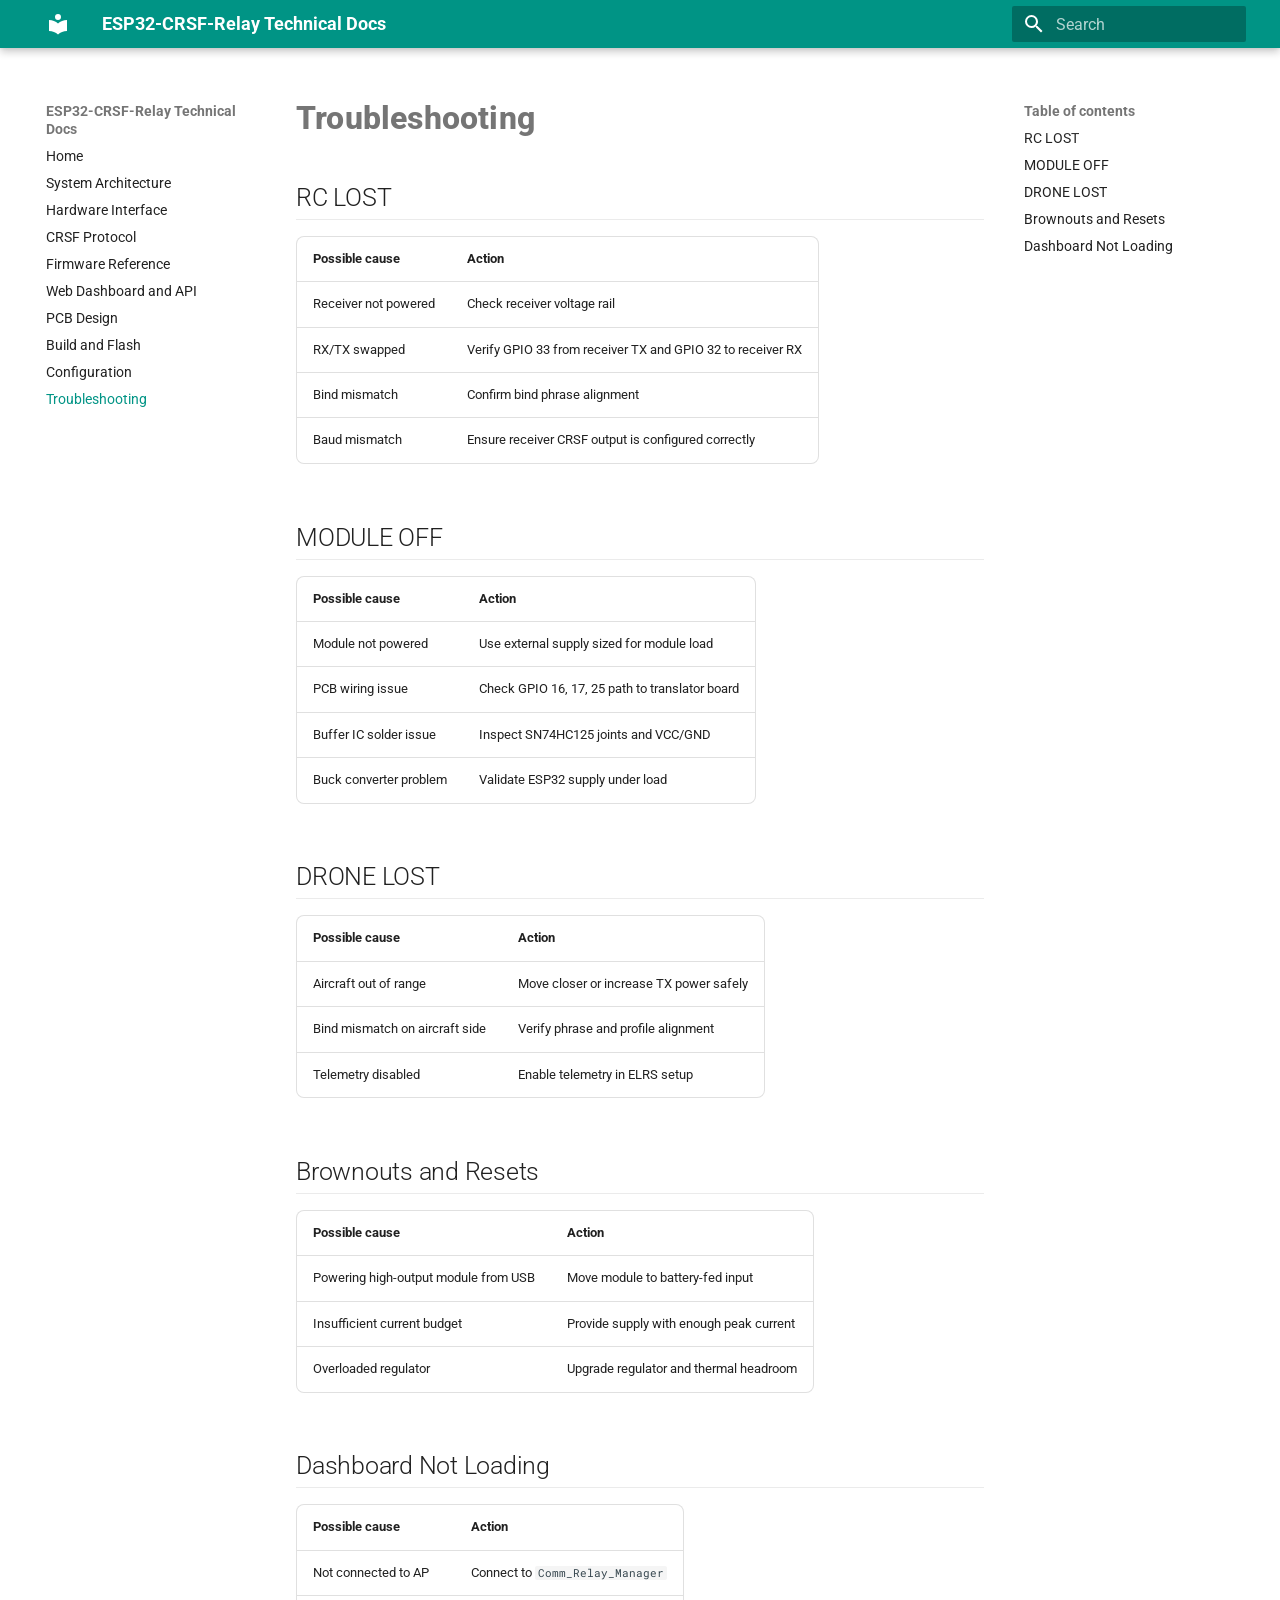
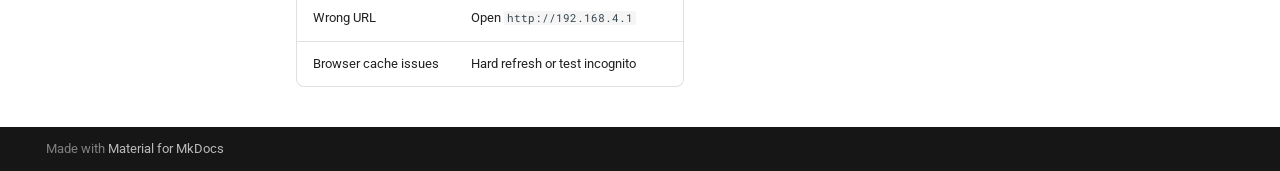
<file: site/troubleshooting/index.html>
<!doctype html>
<html lang="en" class="no-js">
  <head>
    
      <meta charset="utf-8">
      <meta name="viewport" content="width=device-width,initial-scale=1">
      
        <meta name="description" content="Technical documentation for the ESP32 CRSF relay node">
      
      
      
      
        <link rel="prev" href="../configuration/">
      
      
      
        
      
      
      <link rel="icon" href="../assets/images/favicon.png">
      <meta name="generator" content="mkdocs-1.6.1, mkdocs-material-9.7.6">
    
    
      
        <title>Troubleshooting - ESP32-CRSF-Relay Technical Docs</title>
      
    
    
      <link rel="stylesheet" href="../assets/stylesheets/main.484c7ddc.min.css">
      
        
        <link rel="stylesheet" href="../assets/stylesheets/palette.ab4e12ef.min.css">
      
      


    
    
      
    
    
      
        
        
        <link rel="preconnect" href="https://fonts.gstatic.com" crossorigin>
        <link rel="stylesheet" href="https://fonts.googleapis.com/css?family=Roboto:300,300i,400,400i,700,700i%7CRoboto+Mono:400,400i,700,700i&display=fallback">
        <style>:root{--md-text-font:"Roboto";--md-code-font:"Roboto Mono"}</style>
      
    
    
      <link rel="stylesheet" href="../assets/stylesheets/extra.css">
    
    <script>__md_scope=new URL("..",location),__md_hash=e=>[...e].reduce(((e,_)=>(e<<5)-e+_.charCodeAt(0)),0),__md_get=(e,_=localStorage,t=__md_scope)=>JSON.parse(_.getItem(t.pathname+"."+e)),__md_set=(e,_,t=localStorage,a=__md_scope)=>{try{t.setItem(a.pathname+"."+e,JSON.stringify(_))}catch(e){}}</script>
    
      

    
    
  </head>
  
  
    
    
      
    
    
    
    
    <body dir="ltr" data-md-color-scheme="default" data-md-color-primary="teal" data-md-color-accent="amber">
  
    
    <input class="md-toggle" data-md-toggle="drawer" type="checkbox" id="__drawer" autocomplete="off">
    <input class="md-toggle" data-md-toggle="search" type="checkbox" id="__search" autocomplete="off">
    <label class="md-overlay" for="__drawer"></label>
    <div data-md-component="skip">
      
        
        <a href="#troubleshooting" class="md-skip">
          Skip to content
        </a>
      
    </div>
    <div data-md-component="announce">
      
    </div>
    
    
      

  

<header class="md-header md-header--shadow" data-md-component="header">
  <nav class="md-header__inner md-grid" aria-label="Header">
    <a href=".." title="ESP32-CRSF-Relay Technical Docs" class="md-header__button md-logo" aria-label="ESP32-CRSF-Relay Technical Docs" data-md-component="logo">
      
  
  <svg xmlns="http://www.w3.org/2000/svg" viewBox="0 0 24 24"><path d="M12 8a3 3 0 0 0 3-3 3 3 0 0 0-3-3 3 3 0 0 0-3 3 3 3 0 0 0 3 3m0 3.54C9.64 9.35 6.5 8 3 8v11c3.5 0 6.64 1.35 9 3.54 2.36-2.19 5.5-3.54 9-3.54V8c-3.5 0-6.64 1.35-9 3.54"/></svg>

    </a>
    <label class="md-header__button md-icon" for="__drawer">
      
      <svg xmlns="http://www.w3.org/2000/svg" viewBox="0 0 24 24"><path d="M3 6h18v2H3zm0 5h18v2H3zm0 5h18v2H3z"/></svg>
    </label>
    <div class="md-header__title" data-md-component="header-title">
      <div class="md-header__ellipsis">
        <div class="md-header__topic">
          <span class="md-ellipsis">
            ESP32-CRSF-Relay Technical Docs
          </span>
        </div>
        <div class="md-header__topic" data-md-component="header-topic">
          <span class="md-ellipsis">
            
              Troubleshooting
            
          </span>
        </div>
      </div>
    </div>
    
      
        <form class="md-header__option" data-md-component="palette">
  
    
    
    
    <input class="md-option" data-md-color-media="" data-md-color-scheme="default" data-md-color-primary="teal" data-md-color-accent="amber"  aria-hidden="true"  type="radio" name="__palette" id="__palette_0">
    
  
</form>
      
    
    
      <script>var palette=__md_get("__palette");if(palette&&palette.color){if("(prefers-color-scheme)"===palette.color.media){var media=matchMedia("(prefers-color-scheme: light)"),input=document.querySelector(media.matches?"[data-md-color-media='(prefers-color-scheme: light)']":"[data-md-color-media='(prefers-color-scheme: dark)']");palette.color.media=input.getAttribute("data-md-color-media"),palette.color.scheme=input.getAttribute("data-md-color-scheme"),palette.color.primary=input.getAttribute("data-md-color-primary"),palette.color.accent=input.getAttribute("data-md-color-accent")}for(var[key,value]of Object.entries(palette.color))document.body.setAttribute("data-md-color-"+key,value)}</script>
    
    
    
      
      
        <label class="md-header__button md-icon" for="__search">
          
          <svg xmlns="http://www.w3.org/2000/svg" viewBox="0 0 24 24"><path d="M9.5 3A6.5 6.5 0 0 1 16 9.5c0 1.61-.59 3.09-1.56 4.23l.27.27h.79l5 5-1.5 1.5-5-5v-.79l-.27-.27A6.52 6.52 0 0 1 9.5 16 6.5 6.5 0 0 1 3 9.5 6.5 6.5 0 0 1 9.5 3m0 2C7 5 5 7 5 9.5S7 14 9.5 14 14 12 14 9.5 12 5 9.5 5"/></svg>
        </label>
        <div class="md-search" data-md-component="search" role="dialog">
  <label class="md-search__overlay" for="__search"></label>
  <div class="md-search__inner" role="search">
    <form class="md-search__form" name="search">
      <input type="text" class="md-search__input" name="query" aria-label="Search" placeholder="Search" autocapitalize="off" autocorrect="off" autocomplete="off" spellcheck="false" data-md-component="search-query" required>
      <label class="md-search__icon md-icon" for="__search">
        
        <svg xmlns="http://www.w3.org/2000/svg" viewBox="0 0 24 24"><path d="M9.5 3A6.5 6.5 0 0 1 16 9.5c0 1.61-.59 3.09-1.56 4.23l.27.27h.79l5 5-1.5 1.5-5-5v-.79l-.27-.27A6.52 6.52 0 0 1 9.5 16 6.5 6.5 0 0 1 3 9.5 6.5 6.5 0 0 1 9.5 3m0 2C7 5 5 7 5 9.5S7 14 9.5 14 14 12 14 9.5 12 5 9.5 5"/></svg>
        
        <svg xmlns="http://www.w3.org/2000/svg" viewBox="0 0 24 24"><path d="M20 11v2H8l5.5 5.5-1.42 1.42L4.16 12l7.92-7.92L13.5 5.5 8 11z"/></svg>
      </label>
      <nav class="md-search__options" aria-label="Search">
        
        <button type="reset" class="md-search__icon md-icon" title="Clear" aria-label="Clear" tabindex="-1">
          
          <svg xmlns="http://www.w3.org/2000/svg" viewBox="0 0 24 24"><path d="M19 6.41 17.59 5 12 10.59 6.41 5 5 6.41 10.59 12 5 17.59 6.41 19 12 13.41 17.59 19 19 17.59 13.41 12z"/></svg>
        </button>
      </nav>
      
    </form>
    <div class="md-search__output">
      <div class="md-search__scrollwrap" tabindex="0" data-md-scrollfix>
        <div class="md-search-result" data-md-component="search-result">
          <div class="md-search-result__meta">
            Initializing search
          </div>
          <ol class="md-search-result__list" role="presentation"></ol>
        </div>
      </div>
    </div>
  </div>
</div>
      
    
    
  </nav>
  
</header>
    
    <div class="md-container" data-md-component="container">
      
      
        
          
        
      
      <main class="md-main" data-md-component="main">
        <div class="md-main__inner md-grid">
          
            
              
              <div class="md-sidebar md-sidebar--primary" data-md-component="sidebar" data-md-type="navigation" >
                <div class="md-sidebar__scrollwrap">
                  <div class="md-sidebar__inner">
                    



<nav class="md-nav md-nav--primary" aria-label="Navigation" data-md-level="0">
  <label class="md-nav__title" for="__drawer">
    <a href=".." title="ESP32-CRSF-Relay Technical Docs" class="md-nav__button md-logo" aria-label="ESP32-CRSF-Relay Technical Docs" data-md-component="logo">
      
  
  <svg xmlns="http://www.w3.org/2000/svg" viewBox="0 0 24 24"><path d="M12 8a3 3 0 0 0 3-3 3 3 0 0 0-3-3 3 3 0 0 0-3 3 3 3 0 0 0 3 3m0 3.54C9.64 9.35 6.5 8 3 8v11c3.5 0 6.64 1.35 9 3.54 2.36-2.19 5.5-3.54 9-3.54V8c-3.5 0-6.64 1.35-9 3.54"/></svg>

    </a>
    ESP32-CRSF-Relay Technical Docs
  </label>
  
  <ul class="md-nav__list" data-md-scrollfix>
    
      
      
  
  
  
  
    <li class="md-nav__item">
      <a href=".." class="md-nav__link">
        
  
  
  <span class="md-ellipsis">
    
  
    Home
  

    
  </span>
  
  

      </a>
    </li>
  

    
      
      
  
  
  
  
    <li class="md-nav__item">
      <a href="../architecture/" class="md-nav__link">
        
  
  
  <span class="md-ellipsis">
    
  
    System Architecture
  

    
  </span>
  
  

      </a>
    </li>
  

    
      
      
  
  
  
  
    <li class="md-nav__item">
      <a href="../hardware/" class="md-nav__link">
        
  
  
  <span class="md-ellipsis">
    
  
    Hardware Interface
  

    
  </span>
  
  

      </a>
    </li>
  

    
      
      
  
  
  
  
    <li class="md-nav__item">
      <a href="../crsf-protocol/" class="md-nav__link">
        
  
  
  <span class="md-ellipsis">
    
  
    CRSF Protocol
  

    
  </span>
  
  

      </a>
    </li>
  

    
      
      
  
  
  
  
    <li class="md-nav__item">
      <a href="../firmware-reference/" class="md-nav__link">
        
  
  
  <span class="md-ellipsis">
    
  
    Firmware Reference
  

    
  </span>
  
  

      </a>
    </li>
  

    
      
      
  
  
  
  
    <li class="md-nav__item">
      <a href="../web-dashboard-api/" class="md-nav__link">
        
  
  
  <span class="md-ellipsis">
    
  
    Web Dashboard and API
  

    
  </span>
  
  

      </a>
    </li>
  

    
      
      
  
  
  
  
    <li class="md-nav__item">
      <a href="../pcb-design/" class="md-nav__link">
        
  
  
  <span class="md-ellipsis">
    
  
    PCB Design
  

    
  </span>
  
  

      </a>
    </li>
  

    
      
      
  
  
  
  
    <li class="md-nav__item">
      <a href="../build-flash/" class="md-nav__link">
        
  
  
  <span class="md-ellipsis">
    
  
    Build and Flash
  

    
  </span>
  
  

      </a>
    </li>
  

    
      
      
  
  
  
  
    <li class="md-nav__item">
      <a href="../configuration/" class="md-nav__link">
        
  
  
  <span class="md-ellipsis">
    
  
    Configuration
  

    
  </span>
  
  

      </a>
    </li>
  

    
      
      
  
  
    
  
  
  
    <li class="md-nav__item md-nav__item--active">
      
      <input class="md-nav__toggle md-toggle" type="checkbox" id="__toc">
      
      
        
      
      
        <label class="md-nav__link md-nav__link--active" for="__toc">
          
  
  
  <span class="md-ellipsis">
    
  
    Troubleshooting
  

    
  </span>
  
  

          <span class="md-nav__icon md-icon"></span>
        </label>
      
      <a href="./" class="md-nav__link md-nav__link--active">
        
  
  
  <span class="md-ellipsis">
    
  
    Troubleshooting
  

    
  </span>
  
  

      </a>
      
        

<nav class="md-nav md-nav--secondary" aria-label="Table of contents">
  
  
  
    
  
  
    <label class="md-nav__title" for="__toc">
      <span class="md-nav__icon md-icon"></span>
      Table of contents
    </label>
    <ul class="md-nav__list" data-md-component="toc" data-md-scrollfix>
      
        <li class="md-nav__item">
  <a href="#rc-lost" class="md-nav__link">
    <span class="md-ellipsis">
      
        RC LOST
      
    </span>
  </a>
  
</li>
      
        <li class="md-nav__item">
  <a href="#module-off" class="md-nav__link">
    <span class="md-ellipsis">
      
        MODULE OFF
      
    </span>
  </a>
  
</li>
      
        <li class="md-nav__item">
  <a href="#drone-lost" class="md-nav__link">
    <span class="md-ellipsis">
      
        DRONE LOST
      
    </span>
  </a>
  
</li>
      
        <li class="md-nav__item">
  <a href="#brownouts-and-resets" class="md-nav__link">
    <span class="md-ellipsis">
      
        Brownouts and Resets
      
    </span>
  </a>
  
</li>
      
        <li class="md-nav__item">
  <a href="#dashboard-not-loading" class="md-nav__link">
    <span class="md-ellipsis">
      
        Dashboard Not Loading
      
    </span>
  </a>
  
</li>
      
    </ul>
  
</nav>
      
    </li>
  

    
  </ul>
</nav>
                  </div>
                </div>
              </div>
            
            
              
              <div class="md-sidebar md-sidebar--secondary" data-md-component="sidebar" data-md-type="toc" >
                <div class="md-sidebar__scrollwrap">
                  <div class="md-sidebar__inner">
                    

<nav class="md-nav md-nav--secondary" aria-label="Table of contents">
  
  
  
    
  
  
    <label class="md-nav__title" for="__toc">
      <span class="md-nav__icon md-icon"></span>
      Table of contents
    </label>
    <ul class="md-nav__list" data-md-component="toc" data-md-scrollfix>
      
        <li class="md-nav__item">
  <a href="#rc-lost" class="md-nav__link">
    <span class="md-ellipsis">
      
        RC LOST
      
    </span>
  </a>
  
</li>
      
        <li class="md-nav__item">
  <a href="#module-off" class="md-nav__link">
    <span class="md-ellipsis">
      
        MODULE OFF
      
    </span>
  </a>
  
</li>
      
        <li class="md-nav__item">
  <a href="#drone-lost" class="md-nav__link">
    <span class="md-ellipsis">
      
        DRONE LOST
      
    </span>
  </a>
  
</li>
      
        <li class="md-nav__item">
  <a href="#brownouts-and-resets" class="md-nav__link">
    <span class="md-ellipsis">
      
        Brownouts and Resets
      
    </span>
  </a>
  
</li>
      
        <li class="md-nav__item">
  <a href="#dashboard-not-loading" class="md-nav__link">
    <span class="md-ellipsis">
      
        Dashboard Not Loading
      
    </span>
  </a>
  
</li>
      
    </ul>
  
</nav>
                  </div>
                </div>
              </div>
            
          
          
            <div class="md-content" data-md-component="content">
              
              <article class="md-content__inner md-typeset">
                
                  



<h1 id="troubleshooting">Troubleshooting<a class="headerlink" href="#troubleshooting" title="Permanent link">&para;</a></h1>
<h2 id="rc-lost">RC LOST<a class="headerlink" href="#rc-lost" title="Permanent link">&para;</a></h2>
<table>
<thead>
<tr>
<th>Possible cause</th>
<th>Action</th>
</tr>
</thead>
<tbody>
<tr>
<td>Receiver not powered</td>
<td>Check receiver voltage rail</td>
</tr>
<tr>
<td>RX/TX swapped</td>
<td>Verify GPIO 33 from receiver TX and GPIO 32 to receiver RX</td>
</tr>
<tr>
<td>Bind mismatch</td>
<td>Confirm bind phrase alignment</td>
</tr>
<tr>
<td>Baud mismatch</td>
<td>Ensure receiver CRSF output is configured correctly</td>
</tr>
</tbody>
</table>
<h2 id="module-off">MODULE OFF<a class="headerlink" href="#module-off" title="Permanent link">&para;</a></h2>
<table>
<thead>
<tr>
<th>Possible cause</th>
<th>Action</th>
</tr>
</thead>
<tbody>
<tr>
<td>Module not powered</td>
<td>Use external supply sized for module load</td>
</tr>
<tr>
<td>PCB wiring issue</td>
<td>Check GPIO 16, 17, 25 path to translator board</td>
</tr>
<tr>
<td>Buffer IC solder issue</td>
<td>Inspect SN74HC125 joints and VCC/GND</td>
</tr>
<tr>
<td>Buck converter problem</td>
<td>Validate ESP32 supply under load</td>
</tr>
</tbody>
</table>
<h2 id="drone-lost">DRONE LOST<a class="headerlink" href="#drone-lost" title="Permanent link">&para;</a></h2>
<table>
<thead>
<tr>
<th>Possible cause</th>
<th>Action</th>
</tr>
</thead>
<tbody>
<tr>
<td>Aircraft out of range</td>
<td>Move closer or increase TX power safely</td>
</tr>
<tr>
<td>Bind mismatch on aircraft side</td>
<td>Verify phrase and profile alignment</td>
</tr>
<tr>
<td>Telemetry disabled</td>
<td>Enable telemetry in ELRS setup</td>
</tr>
</tbody>
</table>
<h2 id="brownouts-and-resets">Brownouts and Resets<a class="headerlink" href="#brownouts-and-resets" title="Permanent link">&para;</a></h2>
<table>
<thead>
<tr>
<th>Possible cause</th>
<th>Action</th>
</tr>
</thead>
<tbody>
<tr>
<td>Powering high-output module from USB</td>
<td>Move module to battery-fed input</td>
</tr>
<tr>
<td>Insufficient current budget</td>
<td>Provide supply with enough peak current</td>
</tr>
<tr>
<td>Overloaded regulator</td>
<td>Upgrade regulator and thermal headroom</td>
</tr>
</tbody>
</table>
<h2 id="dashboard-not-loading">Dashboard Not Loading<a class="headerlink" href="#dashboard-not-loading" title="Permanent link">&para;</a></h2>
<table>
<thead>
<tr>
<th>Possible cause</th>
<th>Action</th>
</tr>
</thead>
<tbody>
<tr>
<td>Not connected to AP</td>
<td>Connect to <code>Comm_Relay_Manager</code></td>
</tr>
<tr>
<td>Wrong URL</td>
<td>Open <code>http://192.168.4.1</code></td>
</tr>
<tr>
<td>Browser cache issues</td>
<td>Hard refresh or test incognito</td>
</tr>
</tbody>
</table>












                
              </article>
            </div>
          
          
<script>var target=document.getElementById(location.hash.slice(1));target&&target.name&&(target.checked=target.name.startsWith("__tabbed_"))</script>
        </div>
        
          <button type="button" class="md-top md-icon" data-md-component="top" hidden>
  
  <svg xmlns="http://www.w3.org/2000/svg" viewBox="0 0 24 24"><path d="M13 20h-2V8l-5.5 5.5-1.42-1.42L12 4.16l7.92 7.92-1.42 1.42L13 8z"/></svg>
  Back to top
</button>
        
      </main>
      
        <footer class="md-footer">
  
  <div class="md-footer-meta md-typeset">
    <div class="md-footer-meta__inner md-grid">
      <div class="md-copyright">
  
  
    Made with
    <a href="https://squidfunk.github.io/mkdocs-material/" target="_blank" rel="noopener">
      Material for MkDocs
    </a>
  
</div>
      
    </div>
  </div>
</footer>
      
    </div>
    <div class="md-dialog" data-md-component="dialog">
      <div class="md-dialog__inner md-typeset"></div>
    </div>
    
    
    
      
      
      <script id="__config" type="application/json">{"annotate": null, "base": "..", "features": ["navigation.instant", "navigation.tracking", "navigation.top", "toc.follow", "search.highlight", "content.code.copy"], "search": "../assets/javascripts/workers/search.2c215733.min.js", "tags": null, "translations": {"clipboard.copied": "Copied to clipboard", "clipboard.copy": "Copy to clipboard", "search.result.more.one": "1 more on this page", "search.result.more.other": "# more on this page", "search.result.none": "No matching documents", "search.result.one": "1 matching document", "search.result.other": "# matching documents", "search.result.placeholder": "Type to start searching", "search.result.term.missing": "Missing", "select.version": "Select version"}, "version": null}</script>
    
    
      <script src="../assets/javascripts/bundle.79ae519e.min.js"></script>
      
    
  </body>
</html>
</file>
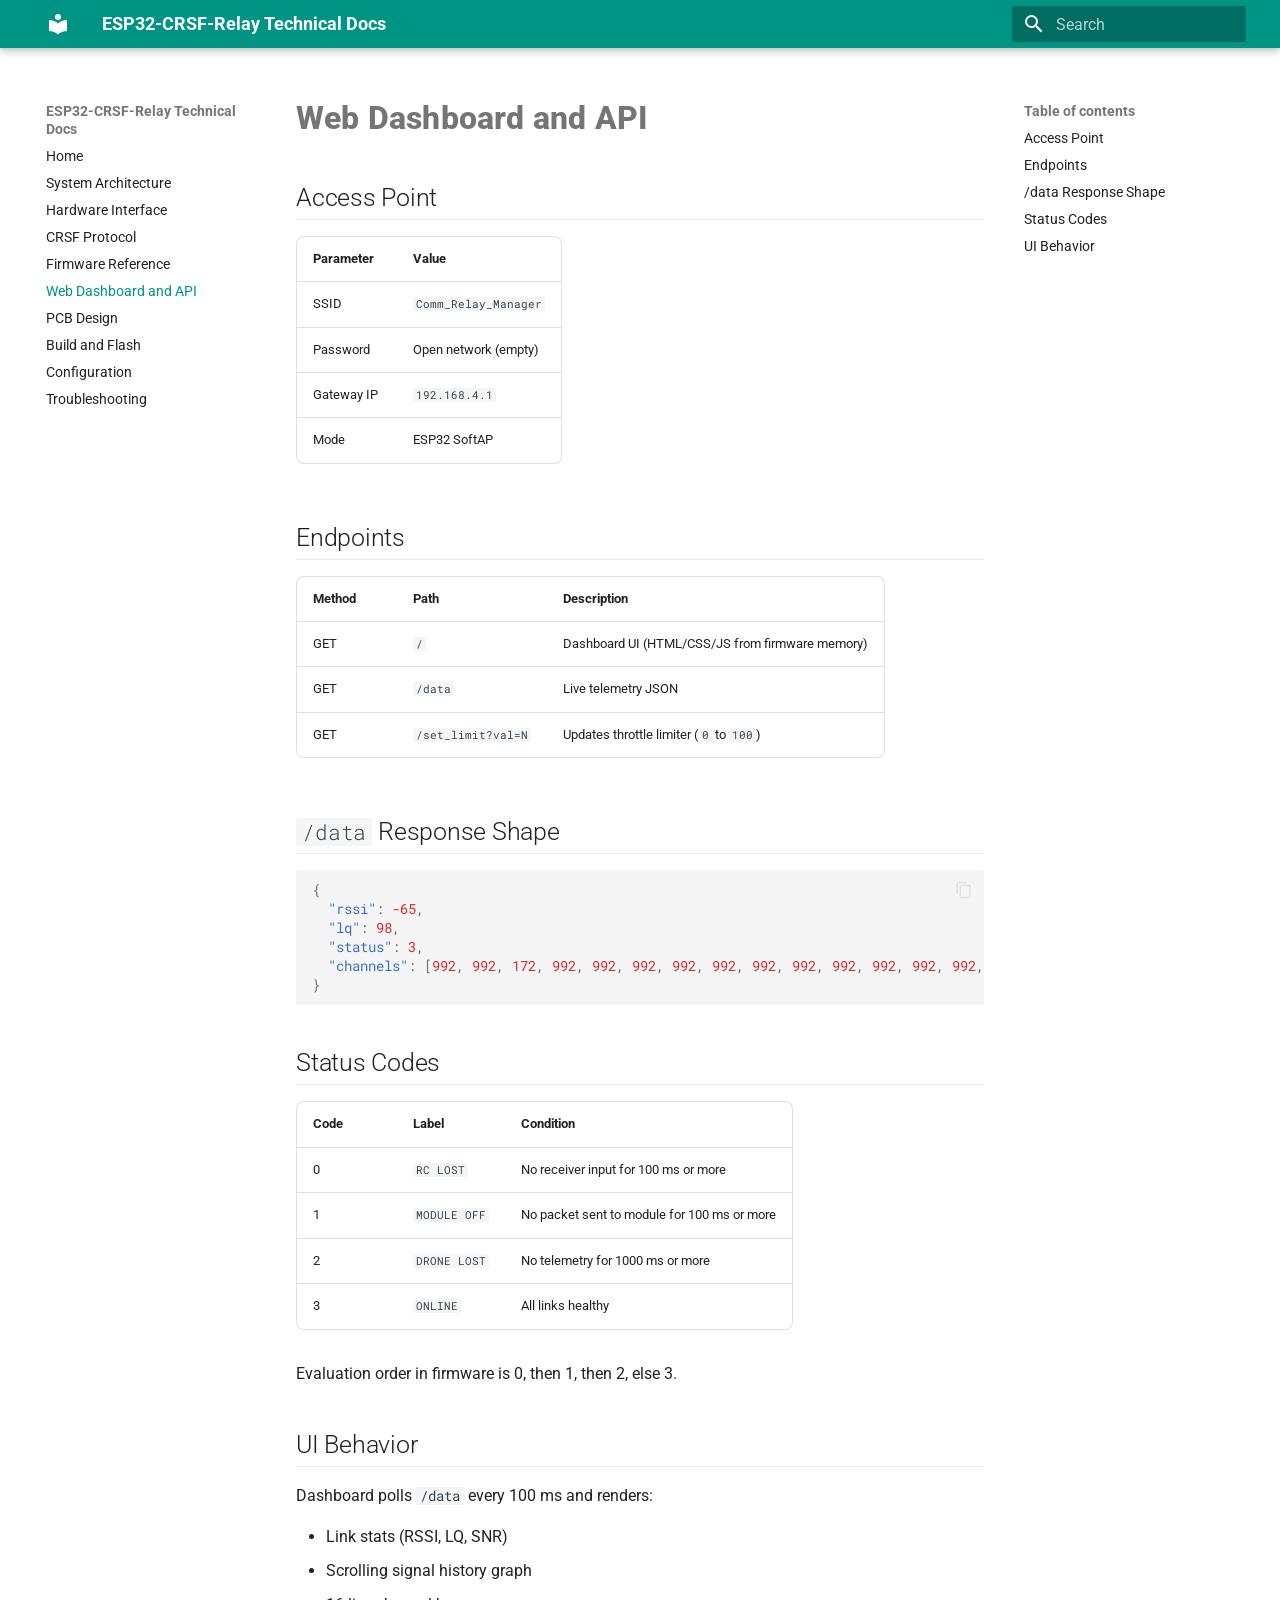
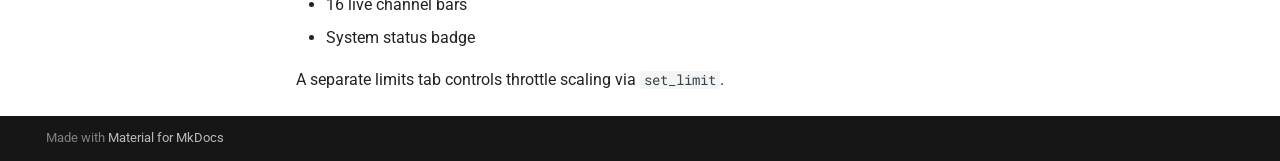
<file: site/web-dashboard-api/index.html>
<!doctype html>
<html lang="en" class="no-js">
  <head>
    
      <meta charset="utf-8">
      <meta name="viewport" content="width=device-width,initial-scale=1">
      
        <meta name="description" content="Technical documentation for the ESP32 CRSF relay node">
      
      
      
      
        <link rel="prev" href="../firmware-reference/">
      
      
        <link rel="next" href="../pcb-design/">
      
      
        
      
      
      <link rel="icon" href="../assets/images/favicon.png">
      <meta name="generator" content="mkdocs-1.6.1, mkdocs-material-9.7.6">
    
    
      
        <title>Web Dashboard and API - ESP32-CRSF-Relay Technical Docs</title>
      
    
    
      <link rel="stylesheet" href="../assets/stylesheets/main.484c7ddc.min.css">
      
        
        <link rel="stylesheet" href="../assets/stylesheets/palette.ab4e12ef.min.css">
      
      


    
    
      
    
    
      
        
        
        <link rel="preconnect" href="https://fonts.gstatic.com" crossorigin>
        <link rel="stylesheet" href="https://fonts.googleapis.com/css?family=Roboto:300,300i,400,400i,700,700i%7CRoboto+Mono:400,400i,700,700i&display=fallback">
        <style>:root{--md-text-font:"Roboto";--md-code-font:"Roboto Mono"}</style>
      
    
    
      <link rel="stylesheet" href="../assets/stylesheets/extra.css">
    
    <script>__md_scope=new URL("..",location),__md_hash=e=>[...e].reduce(((e,_)=>(e<<5)-e+_.charCodeAt(0)),0),__md_get=(e,_=localStorage,t=__md_scope)=>JSON.parse(_.getItem(t.pathname+"."+e)),__md_set=(e,_,t=localStorage,a=__md_scope)=>{try{t.setItem(a.pathname+"."+e,JSON.stringify(_))}catch(e){}}</script>
    
      

    
    
  </head>
  
  
    
    
      
    
    
    
    
    <body dir="ltr" data-md-color-scheme="default" data-md-color-primary="teal" data-md-color-accent="amber">
  
    
    <input class="md-toggle" data-md-toggle="drawer" type="checkbox" id="__drawer" autocomplete="off">
    <input class="md-toggle" data-md-toggle="search" type="checkbox" id="__search" autocomplete="off">
    <label class="md-overlay" for="__drawer"></label>
    <div data-md-component="skip">
      
        
        <a href="#web-dashboard-and-api" class="md-skip">
          Skip to content
        </a>
      
    </div>
    <div data-md-component="announce">
      
    </div>
    
    
      

  

<header class="md-header md-header--shadow" data-md-component="header">
  <nav class="md-header__inner md-grid" aria-label="Header">
    <a href=".." title="ESP32-CRSF-Relay Technical Docs" class="md-header__button md-logo" aria-label="ESP32-CRSF-Relay Technical Docs" data-md-component="logo">
      
  
  <svg xmlns="http://www.w3.org/2000/svg" viewBox="0 0 24 24"><path d="M12 8a3 3 0 0 0 3-3 3 3 0 0 0-3-3 3 3 0 0 0-3 3 3 3 0 0 0 3 3m0 3.54C9.64 9.35 6.5 8 3 8v11c3.5 0 6.64 1.35 9 3.54 2.36-2.19 5.5-3.54 9-3.54V8c-3.5 0-6.64 1.35-9 3.54"/></svg>

    </a>
    <label class="md-header__button md-icon" for="__drawer">
      
      <svg xmlns="http://www.w3.org/2000/svg" viewBox="0 0 24 24"><path d="M3 6h18v2H3zm0 5h18v2H3zm0 5h18v2H3z"/></svg>
    </label>
    <div class="md-header__title" data-md-component="header-title">
      <div class="md-header__ellipsis">
        <div class="md-header__topic">
          <span class="md-ellipsis">
            ESP32-CRSF-Relay Technical Docs
          </span>
        </div>
        <div class="md-header__topic" data-md-component="header-topic">
          <span class="md-ellipsis">
            
              Web Dashboard and API
            
          </span>
        </div>
      </div>
    </div>
    
      
        <form class="md-header__option" data-md-component="palette">
  
    
    
    
    <input class="md-option" data-md-color-media="" data-md-color-scheme="default" data-md-color-primary="teal" data-md-color-accent="amber"  aria-hidden="true"  type="radio" name="__palette" id="__palette_0">
    
  
</form>
      
    
    
      <script>var palette=__md_get("__palette");if(palette&&palette.color){if("(prefers-color-scheme)"===palette.color.media){var media=matchMedia("(prefers-color-scheme: light)"),input=document.querySelector(media.matches?"[data-md-color-media='(prefers-color-scheme: light)']":"[data-md-color-media='(prefers-color-scheme: dark)']");palette.color.media=input.getAttribute("data-md-color-media"),palette.color.scheme=input.getAttribute("data-md-color-scheme"),palette.color.primary=input.getAttribute("data-md-color-primary"),palette.color.accent=input.getAttribute("data-md-color-accent")}for(var[key,value]of Object.entries(palette.color))document.body.setAttribute("data-md-color-"+key,value)}</script>
    
    
    
      
      
        <label class="md-header__button md-icon" for="__search">
          
          <svg xmlns="http://www.w3.org/2000/svg" viewBox="0 0 24 24"><path d="M9.5 3A6.5 6.5 0 0 1 16 9.5c0 1.61-.59 3.09-1.56 4.23l.27.27h.79l5 5-1.5 1.5-5-5v-.79l-.27-.27A6.52 6.52 0 0 1 9.5 16 6.5 6.5 0 0 1 3 9.5 6.5 6.5 0 0 1 9.5 3m0 2C7 5 5 7 5 9.5S7 14 9.5 14 14 12 14 9.5 12 5 9.5 5"/></svg>
        </label>
        <div class="md-search" data-md-component="search" role="dialog">
  <label class="md-search__overlay" for="__search"></label>
  <div class="md-search__inner" role="search">
    <form class="md-search__form" name="search">
      <input type="text" class="md-search__input" name="query" aria-label="Search" placeholder="Search" autocapitalize="off" autocorrect="off" autocomplete="off" spellcheck="false" data-md-component="search-query" required>
      <label class="md-search__icon md-icon" for="__search">
        
        <svg xmlns="http://www.w3.org/2000/svg" viewBox="0 0 24 24"><path d="M9.5 3A6.5 6.5 0 0 1 16 9.5c0 1.61-.59 3.09-1.56 4.23l.27.27h.79l5 5-1.5 1.5-5-5v-.79l-.27-.27A6.52 6.52 0 0 1 9.5 16 6.5 6.5 0 0 1 3 9.5 6.5 6.5 0 0 1 9.5 3m0 2C7 5 5 7 5 9.5S7 14 9.5 14 14 12 14 9.5 12 5 9.5 5"/></svg>
        
        <svg xmlns="http://www.w3.org/2000/svg" viewBox="0 0 24 24"><path d="M20 11v2H8l5.5 5.5-1.42 1.42L4.16 12l7.92-7.92L13.5 5.5 8 11z"/></svg>
      </label>
      <nav class="md-search__options" aria-label="Search">
        
        <button type="reset" class="md-search__icon md-icon" title="Clear" aria-label="Clear" tabindex="-1">
          
          <svg xmlns="http://www.w3.org/2000/svg" viewBox="0 0 24 24"><path d="M19 6.41 17.59 5 12 10.59 6.41 5 5 6.41 10.59 12 5 17.59 6.41 19 12 13.41 17.59 19 19 17.59 13.41 12z"/></svg>
        </button>
      </nav>
      
    </form>
    <div class="md-search__output">
      <div class="md-search__scrollwrap" tabindex="0" data-md-scrollfix>
        <div class="md-search-result" data-md-component="search-result">
          <div class="md-search-result__meta">
            Initializing search
          </div>
          <ol class="md-search-result__list" role="presentation"></ol>
        </div>
      </div>
    </div>
  </div>
</div>
      
    
    
  </nav>
  
</header>
    
    <div class="md-container" data-md-component="container">
      
      
        
          
        
      
      <main class="md-main" data-md-component="main">
        <div class="md-main__inner md-grid">
          
            
              
              <div class="md-sidebar md-sidebar--primary" data-md-component="sidebar" data-md-type="navigation" >
                <div class="md-sidebar__scrollwrap">
                  <div class="md-sidebar__inner">
                    



<nav class="md-nav md-nav--primary" aria-label="Navigation" data-md-level="0">
  <label class="md-nav__title" for="__drawer">
    <a href=".." title="ESP32-CRSF-Relay Technical Docs" class="md-nav__button md-logo" aria-label="ESP32-CRSF-Relay Technical Docs" data-md-component="logo">
      
  
  <svg xmlns="http://www.w3.org/2000/svg" viewBox="0 0 24 24"><path d="M12 8a3 3 0 0 0 3-3 3 3 0 0 0-3-3 3 3 0 0 0-3 3 3 3 0 0 0 3 3m0 3.54C9.64 9.35 6.5 8 3 8v11c3.5 0 6.64 1.35 9 3.54 2.36-2.19 5.5-3.54 9-3.54V8c-3.5 0-6.64 1.35-9 3.54"/></svg>

    </a>
    ESP32-CRSF-Relay Technical Docs
  </label>
  
  <ul class="md-nav__list" data-md-scrollfix>
    
      
      
  
  
  
  
    <li class="md-nav__item">
      <a href=".." class="md-nav__link">
        
  
  
  <span class="md-ellipsis">
    
  
    Home
  

    
  </span>
  
  

      </a>
    </li>
  

    
      
      
  
  
  
  
    <li class="md-nav__item">
      <a href="../architecture/" class="md-nav__link">
        
  
  
  <span class="md-ellipsis">
    
  
    System Architecture
  

    
  </span>
  
  

      </a>
    </li>
  

    
      
      
  
  
  
  
    <li class="md-nav__item">
      <a href="../hardware/" class="md-nav__link">
        
  
  
  <span class="md-ellipsis">
    
  
    Hardware Interface
  

    
  </span>
  
  

      </a>
    </li>
  

    
      
      
  
  
  
  
    <li class="md-nav__item">
      <a href="../crsf-protocol/" class="md-nav__link">
        
  
  
  <span class="md-ellipsis">
    
  
    CRSF Protocol
  

    
  </span>
  
  

      </a>
    </li>
  

    
      
      
  
  
  
  
    <li class="md-nav__item">
      <a href="../firmware-reference/" class="md-nav__link">
        
  
  
  <span class="md-ellipsis">
    
  
    Firmware Reference
  

    
  </span>
  
  

      </a>
    </li>
  

    
      
      
  
  
    
  
  
  
    <li class="md-nav__item md-nav__item--active">
      
      <input class="md-nav__toggle md-toggle" type="checkbox" id="__toc">
      
      
        
      
      
        <label class="md-nav__link md-nav__link--active" for="__toc">
          
  
  
  <span class="md-ellipsis">
    
  
    Web Dashboard and API
  

    
  </span>
  
  

          <span class="md-nav__icon md-icon"></span>
        </label>
      
      <a href="./" class="md-nav__link md-nav__link--active">
        
  
  
  <span class="md-ellipsis">
    
  
    Web Dashboard and API
  

    
  </span>
  
  

      </a>
      
        

<nav class="md-nav md-nav--secondary" aria-label="Table of contents">
  
  
  
    
  
  
    <label class="md-nav__title" for="__toc">
      <span class="md-nav__icon md-icon"></span>
      Table of contents
    </label>
    <ul class="md-nav__list" data-md-component="toc" data-md-scrollfix>
      
        <li class="md-nav__item">
  <a href="#access-point" class="md-nav__link">
    <span class="md-ellipsis">
      
        Access Point
      
    </span>
  </a>
  
</li>
      
        <li class="md-nav__item">
  <a href="#endpoints" class="md-nav__link">
    <span class="md-ellipsis">
      
        Endpoints
      
    </span>
  </a>
  
</li>
      
        <li class="md-nav__item">
  <a href="#data-response-shape" class="md-nav__link">
    <span class="md-ellipsis">
      
        /data Response Shape
      
    </span>
  </a>
  
</li>
      
        <li class="md-nav__item">
  <a href="#status-codes" class="md-nav__link">
    <span class="md-ellipsis">
      
        Status Codes
      
    </span>
  </a>
  
</li>
      
        <li class="md-nav__item">
  <a href="#ui-behavior" class="md-nav__link">
    <span class="md-ellipsis">
      
        UI Behavior
      
    </span>
  </a>
  
</li>
      
    </ul>
  
</nav>
      
    </li>
  

    
      
      
  
  
  
  
    <li class="md-nav__item">
      <a href="../pcb-design/" class="md-nav__link">
        
  
  
  <span class="md-ellipsis">
    
  
    PCB Design
  

    
  </span>
  
  

      </a>
    </li>
  

    
      
      
  
  
  
  
    <li class="md-nav__item">
      <a href="../build-flash/" class="md-nav__link">
        
  
  
  <span class="md-ellipsis">
    
  
    Build and Flash
  

    
  </span>
  
  

      </a>
    </li>
  

    
      
      
  
  
  
  
    <li class="md-nav__item">
      <a href="../configuration/" class="md-nav__link">
        
  
  
  <span class="md-ellipsis">
    
  
    Configuration
  

    
  </span>
  
  

      </a>
    </li>
  

    
      
      
  
  
  
  
    <li class="md-nav__item">
      <a href="../troubleshooting/" class="md-nav__link">
        
  
  
  <span class="md-ellipsis">
    
  
    Troubleshooting
  

    
  </span>
  
  

      </a>
    </li>
  

    
  </ul>
</nav>
                  </div>
                </div>
              </div>
            
            
              
              <div class="md-sidebar md-sidebar--secondary" data-md-component="sidebar" data-md-type="toc" >
                <div class="md-sidebar__scrollwrap">
                  <div class="md-sidebar__inner">
                    

<nav class="md-nav md-nav--secondary" aria-label="Table of contents">
  
  
  
    
  
  
    <label class="md-nav__title" for="__toc">
      <span class="md-nav__icon md-icon"></span>
      Table of contents
    </label>
    <ul class="md-nav__list" data-md-component="toc" data-md-scrollfix>
      
        <li class="md-nav__item">
  <a href="#access-point" class="md-nav__link">
    <span class="md-ellipsis">
      
        Access Point
      
    </span>
  </a>
  
</li>
      
        <li class="md-nav__item">
  <a href="#endpoints" class="md-nav__link">
    <span class="md-ellipsis">
      
        Endpoints
      
    </span>
  </a>
  
</li>
      
        <li class="md-nav__item">
  <a href="#data-response-shape" class="md-nav__link">
    <span class="md-ellipsis">
      
        /data Response Shape
      
    </span>
  </a>
  
</li>
      
        <li class="md-nav__item">
  <a href="#status-codes" class="md-nav__link">
    <span class="md-ellipsis">
      
        Status Codes
      
    </span>
  </a>
  
</li>
      
        <li class="md-nav__item">
  <a href="#ui-behavior" class="md-nav__link">
    <span class="md-ellipsis">
      
        UI Behavior
      
    </span>
  </a>
  
</li>
      
    </ul>
  
</nav>
                  </div>
                </div>
              </div>
            
          
          
            <div class="md-content" data-md-component="content">
              
              <article class="md-content__inner md-typeset">
                
                  



<h1 id="web-dashboard-and-api">Web Dashboard and API<a class="headerlink" href="#web-dashboard-and-api" title="Permanent link">&para;</a></h1>
<h2 id="access-point">Access Point<a class="headerlink" href="#access-point" title="Permanent link">&para;</a></h2>
<table>
<thead>
<tr>
<th>Parameter</th>
<th>Value</th>
</tr>
</thead>
<tbody>
<tr>
<td>SSID</td>
<td><code>Comm_Relay_Manager</code></td>
</tr>
<tr>
<td>Password</td>
<td>Open network (empty)</td>
</tr>
<tr>
<td>Gateway IP</td>
<td><code>192.168.4.1</code></td>
</tr>
<tr>
<td>Mode</td>
<td>ESP32 SoftAP</td>
</tr>
</tbody>
</table>
<h2 id="endpoints">Endpoints<a class="headerlink" href="#endpoints" title="Permanent link">&para;</a></h2>
<table>
<thead>
<tr>
<th>Method</th>
<th>Path</th>
<th>Description</th>
</tr>
</thead>
<tbody>
<tr>
<td>GET</td>
<td><code>/</code></td>
<td>Dashboard UI (HTML/CSS/JS from firmware memory)</td>
</tr>
<tr>
<td>GET</td>
<td><code>/data</code></td>
<td>Live telemetry JSON</td>
</tr>
<tr>
<td>GET</td>
<td><code>/set_limit?val=N</code></td>
<td>Updates throttle limiter (<code>0</code> to <code>100</code>)</td>
</tr>
</tbody>
</table>
<h2 id="data-response-shape"><code>/data</code> Response Shape<a class="headerlink" href="#data-response-shape" title="Permanent link">&para;</a></h2>
<div class="highlight"><pre><span></span><code><a id="__codelineno-0-1" name="__codelineno-0-1" href="#__codelineno-0-1"></a><span class="p">{</span>
<a id="__codelineno-0-2" name="__codelineno-0-2" href="#__codelineno-0-2"></a><span class="w">  </span><span class="nt">&quot;rssi&quot;</span><span class="p">:</span><span class="w"> </span><span class="mi">-65</span><span class="p">,</span>
<a id="__codelineno-0-3" name="__codelineno-0-3" href="#__codelineno-0-3"></a><span class="w">  </span><span class="nt">&quot;lq&quot;</span><span class="p">:</span><span class="w"> </span><span class="mi">98</span><span class="p">,</span>
<a id="__codelineno-0-4" name="__codelineno-0-4" href="#__codelineno-0-4"></a><span class="w">  </span><span class="nt">&quot;status&quot;</span><span class="p">:</span><span class="w"> </span><span class="mi">3</span><span class="p">,</span>
<a id="__codelineno-0-5" name="__codelineno-0-5" href="#__codelineno-0-5"></a><span class="w">  </span><span class="nt">&quot;channels&quot;</span><span class="p">:</span><span class="w"> </span><span class="p">[</span><span class="mi">992</span><span class="p">,</span><span class="w"> </span><span class="mi">992</span><span class="p">,</span><span class="w"> </span><span class="mi">172</span><span class="p">,</span><span class="w"> </span><span class="mi">992</span><span class="p">,</span><span class="w"> </span><span class="mi">992</span><span class="p">,</span><span class="w"> </span><span class="mi">992</span><span class="p">,</span><span class="w"> </span><span class="mi">992</span><span class="p">,</span><span class="w"> </span><span class="mi">992</span><span class="p">,</span><span class="w"> </span><span class="mi">992</span><span class="p">,</span><span class="w"> </span><span class="mi">992</span><span class="p">,</span><span class="w"> </span><span class="mi">992</span><span class="p">,</span><span class="w"> </span><span class="mi">992</span><span class="p">,</span><span class="w"> </span><span class="mi">992</span><span class="p">,</span><span class="w"> </span><span class="mi">992</span><span class="p">,</span><span class="w"> </span><span class="mi">992</span><span class="p">,</span><span class="w"> </span><span class="mi">992</span><span class="p">]</span>
<a id="__codelineno-0-6" name="__codelineno-0-6" href="#__codelineno-0-6"></a><span class="p">}</span>
</code></pre></div>
<h2 id="status-codes">Status Codes<a class="headerlink" href="#status-codes" title="Permanent link">&para;</a></h2>
<table>
<thead>
<tr>
<th>Code</th>
<th>Label</th>
<th>Condition</th>
</tr>
</thead>
<tbody>
<tr>
<td>0</td>
<td><code>RC LOST</code></td>
<td>No receiver input for 100 ms or more</td>
</tr>
<tr>
<td>1</td>
<td><code>MODULE OFF</code></td>
<td>No packet sent to module for 100 ms or more</td>
</tr>
<tr>
<td>2</td>
<td><code>DRONE LOST</code></td>
<td>No telemetry for 1000 ms or more</td>
</tr>
<tr>
<td>3</td>
<td><code>ONLINE</code></td>
<td>All links healthy</td>
</tr>
</tbody>
</table>
<p>Evaluation order in firmware is 0, then 1, then 2, else 3.</p>
<h2 id="ui-behavior">UI Behavior<a class="headerlink" href="#ui-behavior" title="Permanent link">&para;</a></h2>
<p>Dashboard polls <code>/data</code> every 100 ms and renders:</p>
<ul>
<li>Link stats (RSSI, LQ, SNR)</li>
<li>Scrolling signal history graph</li>
<li>16 live channel bars</li>
<li>System status badge</li>
</ul>
<p>A separate limits tab controls throttle scaling via <code>set_limit</code>.</p>












                
              </article>
            </div>
          
          
<script>var target=document.getElementById(location.hash.slice(1));target&&target.name&&(target.checked=target.name.startsWith("__tabbed_"))</script>
        </div>
        
          <button type="button" class="md-top md-icon" data-md-component="top" hidden>
  
  <svg xmlns="http://www.w3.org/2000/svg" viewBox="0 0 24 24"><path d="M13 20h-2V8l-5.5 5.5-1.42-1.42L12 4.16l7.92 7.92-1.42 1.42L13 8z"/></svg>
  Back to top
</button>
        
      </main>
      
        <footer class="md-footer">
  
  <div class="md-footer-meta md-typeset">
    <div class="md-footer-meta__inner md-grid">
      <div class="md-copyright">
  
  
    Made with
    <a href="https://squidfunk.github.io/mkdocs-material/" target="_blank" rel="noopener">
      Material for MkDocs
    </a>
  
</div>
      
    </div>
  </div>
</footer>
      
    </div>
    <div class="md-dialog" data-md-component="dialog">
      <div class="md-dialog__inner md-typeset"></div>
    </div>
    
    
    
      
      
      <script id="__config" type="application/json">{"annotate": null, "base": "..", "features": ["navigation.instant", "navigation.tracking", "navigation.top", "toc.follow", "search.highlight", "content.code.copy"], "search": "../assets/javascripts/workers/search.2c215733.min.js", "tags": null, "translations": {"clipboard.copied": "Copied to clipboard", "clipboard.copy": "Copy to clipboard", "search.result.more.one": "1 more on this page", "search.result.more.other": "# more on this page", "search.result.none": "No matching documents", "search.result.one": "1 matching document", "search.result.other": "# matching documents", "search.result.placeholder": "Type to start searching", "search.result.term.missing": "Missing", "select.version": "Select version"}, "version": null}</script>
    
    
      <script src="../assets/javascripts/bundle.79ae519e.min.js"></script>
      
    
  </body>
</html>
</file>
<file: site/assets/stylesheets/extra.css>
:root {
  --md-primary-fg-color: #006d77;
  --md-accent-fg-color: #e29500;
}

.md-typeset h1 {
  font-weight: 800;
  letter-spacing: 0.2px;
}

.md-typeset h2 {
  border-bottom: 1px solid rgba(0, 0, 0, 0.08);
  padding-bottom: 0.2rem;
}

.md-typeset table:not([class]) {
  border-radius: 8px;
  overflow: hidden;
}

.md-typeset .admonition,
.md-typeset details {
  border-radius: 8px;
}
</file>
<file: site/assets/stylesheets/main.484c7ddc.min.css>
@charset "UTF-8";html{-webkit-text-size-adjust:none;-moz-text-size-adjust:none;text-size-adjust:none;box-sizing:border-box}*,:after,:before{box-sizing:inherit}@media (prefers-reduced-motion){*,:after,:before{transition:none!important}}body{margin:0}a,button,input,label{-webkit-tap-highlight-color:transparent}a{color:inherit;text-decoration:none}hr{border:0;box-sizing:initial;display:block;height:.05rem;overflow:visible;padding:0}small{font-size:80%}sub,sup{line-height:1em}img{border-style:none}table{border-collapse:initial;border-spacing:0}td,th{font-weight:400;vertical-align:top}button{background:#0000;border:0;font-family:inherit;font-size:inherit;margin:0;padding:0}input{border:0;outline:none}:root{--md-primary-fg-color:#4051b5;--md-primary-fg-color--light:#5d6cc0;--md-primary-fg-color--dark:#303fa1;--md-primary-bg-color:#fff;--md-primary-bg-color--light:#ffffffb3;--md-accent-fg-color:#526cfe;--md-accent-fg-color--transparent:#526cfe1a;--md-accent-bg-color:#fff;--md-accent-bg-color--light:#ffffffb3}[data-md-color-scheme=default]{color-scheme:light}[data-md-color-scheme=default] img[src$="#gh-dark-mode-only"],[data-md-color-scheme=default] img[src$="#only-dark"]{display:none}:root,[data-md-color-scheme=default]{--md-hue:225deg;--md-default-fg-color:#000000de;--md-default-fg-color--light:#0000008a;--md-default-fg-color--lighter:#00000052;--md-default-fg-color--lightest:#00000012;--md-default-bg-color:#fff;--md-default-bg-color--light:#ffffffb3;--md-default-bg-color--lighter:#ffffff4d;--md-default-bg-color--lightest:#ffffff1f;--md-code-fg-color:#36464e;--md-code-bg-color:#f5f5f5;--md-code-bg-color--light:#f5f5f5b3;--md-code-bg-color--lighter:#f5f5f54d;--md-code-hl-color:#4287ff;--md-code-hl-color--light:#4287ff1a;--md-code-hl-number-color:#d52a2a;--md-code-hl-special-color:#db1457;--md-code-hl-function-color:#a846b9;--md-code-hl-constant-color:#6e59d9;--md-code-hl-keyword-color:#3f6ec6;--md-code-hl-string-color:#1c7d4d;--md-code-hl-name-color:var(--md-code-fg-color);--md-code-hl-operator-color:var(--md-default-fg-color--light);--md-code-hl-punctuation-color:var(--md-default-fg-color--light);--md-code-hl-comment-color:var(--md-default-fg-color--light);--md-code-hl-generic-color:var(--md-default-fg-color--light);--md-code-hl-variable-color:var(--md-default-fg-color--light);--md-typeset-color:var(--md-default-fg-color);--md-typeset-a-color:var(--md-primary-fg-color);--md-typeset-del-color:#f5503d26;--md-typeset-ins-color:#0bd57026;--md-typeset-kbd-color:#fafafa;--md-typeset-kbd-accent-color:#fff;--md-typeset-kbd-border-color:#b8b8b8;--md-typeset-mark-color:#ffff0080;--md-typeset-table-color:#0000001f;--md-typeset-table-color--light:rgba(0,0,0,.035);--md-admonition-fg-color:var(--md-default-fg-color);--md-admonition-bg-color:var(--md-default-bg-color);--md-warning-fg-color:#000000de;--md-warning-bg-color:#ff9;--md-footer-fg-color:#fff;--md-footer-fg-color--light:#ffffffb3;--md-footer-fg-color--lighter:#ffffff73;--md-footer-bg-color:#000000de;--md-footer-bg-color--dark:#00000052;--md-shadow-z1:0 0.2rem 0.5rem #0000000d,0 0 0.05rem #0000001a;--md-shadow-z2:0 0.2rem 0.5rem #0000001a,0 0 0.05rem #00000040;--md-shadow-z3:0 0.2rem 0.5rem #0003,0 0 0.05rem #00000059}.md-icon svg{fill:currentcolor;display:block;height:1.2rem;width:1.2rem}body{-webkit-font-smoothing:antialiased;-moz-osx-font-smoothing:grayscale;--md-text-font-family:var(--md-text-font,_),-apple-system,BlinkMacSystemFont,Helvetica,Arial,sans-serif;--md-code-font-family:var(--md-code-font,_),SFMono-Regular,Consolas,Menlo,monospace}aside,body,input{font-feature-settings:"kern","liga";color:var(--md-typeset-color);font-family:var(--md-text-font-family)}code,kbd,pre{font-feature-settings:"kern";font-family:var(--md-code-font-family)}:root{--md-typeset-table-sort-icon:url('data:image/svg+xml;charset=utf-8,<svg xmlns="http://www.w3.org/2000/svg" viewBox="0 0 24 24"><path d="m18 21-4-4h3V7h-3l4-4 4 4h-3v10h3M2 19v-2h10v2M2 13v-2h7v2M2 7V5h4v2z"/></svg>');--md-typeset-table-sort-icon--asc:url('data:image/svg+xml;charset=utf-8,<svg xmlns="http://www.w3.org/2000/svg" viewBox="0 0 24 24"><path d="M19 17h3l-4 4-4-4h3V3h2M2 17h10v2H2M6 5v2H2V5m0 6h7v2H2z"/></svg>');--md-typeset-table-sort-icon--desc:url('data:image/svg+xml;charset=utf-8,<svg xmlns="http://www.w3.org/2000/svg" viewBox="0 0 24 24"><path d="M19 7h3l-4-4-4 4h3v14h2M2 17h10v2H2M6 5v2H2V5m0 6h7v2H2z"/></svg>')}.md-typeset{-webkit-print-color-adjust:exact;color-adjust:exact;font-size:.8rem;line-height:1.6;overflow-wrap:break-word}@media print{.md-typeset{font-size:.68rem}}.md-typeset blockquote,.md-typeset dl,.md-typeset figure,.md-typeset ol,.md-typeset pre,.md-typeset ul{margin-bottom:1em;margin-top:1em}.md-typeset h1{color:var(--md-default-fg-color--light);font-size:2em;line-height:1.3;margin:0 0 1.25em}.md-typeset h1,.md-typeset h2{font-weight:300;letter-spacing:-.01em}.md-typeset h2{font-size:1.5625em;line-height:1.4;margin:1.6em 0 .64em}.md-typeset h3{font-size:1.25em;font-weight:400;letter-spacing:-.01em;line-height:1.5;margin:1.6em 0 .8em}.md-typeset h2+h3{margin-top:.8em}.md-typeset h4{font-weight:700;letter-spacing:-.01em;margin:1em 0}.md-typeset h5,.md-typeset h6{color:var(--md-default-fg-color--light);font-size:.8em;font-weight:700;letter-spacing:-.01em;margin:1.25em 0}.md-typeset h5{text-transform:uppercase}.md-typeset h5 code{text-transform:none}.md-typeset hr{border-bottom:.05rem solid var(--md-default-fg-color--lightest);display:flow-root;margin:1.5em 0}.md-typeset a{color:var(--md-typeset-a-color);word-break:break-word}.md-typeset a,.md-typeset a:before{transition:color 125ms}.md-typeset a:focus,.md-typeset a:hover{color:var(--md-accent-fg-color)}.md-typeset a:focus code,.md-typeset a:hover code{background-color:var(--md-accent-fg-color--transparent);color:var(--md-accent-fg-color)}.md-typeset a code{color:var(--md-typeset-a-color)}.md-typeset a.focus-visible{outline-color:var(--md-accent-fg-color);outline-offset:.2rem}.md-typeset code,.md-typeset kbd,.md-typeset pre{color:var(--md-code-fg-color);direction:ltr;font-variant-ligatures:none;transition:background-color 125ms}@media print{.md-typeset code,.md-typeset kbd,.md-typeset pre{white-space:pre-wrap}}.md-typeset code{background-color:var(--md-code-bg-color);border-radius:.1rem;-webkit-box-decoration-break:clone;box-decoration-break:clone;font-size:.85em;padding:0 .2941176471em;transition:color 125ms,background-color 125ms;word-break:break-word}.md-typeset code:not(.focus-visible){-webkit-tap-highlight-color:transparent;outline:none}.md-typeset pre{display:flow-root;line-height:1.4;position:relative}.md-typeset pre>code{-webkit-box-decoration-break:slice;box-decoration-break:slice;box-shadow:none;display:block;margin:0;outline-color:var(--md-accent-fg-color);overflow:auto;padding:.7720588235em 1.1764705882em;scrollbar-color:var(--md-default-fg-color--lighter) #0000;scrollbar-width:thin;touch-action:auto;word-break:normal}.md-typeset pre>code:hover{scrollbar-color:var(--md-accent-fg-color) #0000}.md-typeset pre>code::-webkit-scrollbar{height:.2rem;width:.2rem}.md-typeset pre>code::-webkit-scrollbar-thumb{background-color:var(--md-default-fg-color--lighter)}.md-typeset pre>code::-webkit-scrollbar-thumb:hover{background-color:var(--md-accent-fg-color)}.md-typeset kbd{background-color:var(--md-typeset-kbd-color);border-radius:.1rem;box-shadow:0 .1rem 0 .05rem var(--md-typeset-kbd-border-color),0 .1rem 0 var(--md-typeset-kbd-border-color),0 -.1rem .2rem var(--md-typeset-kbd-accent-color) inset;color:var(--md-default-fg-color);display:inline-block;font-size:.75em;padding:0 .6666666667em;vertical-align:text-top;word-break:break-word}.md-typeset mark{background-color:var(--md-typeset-mark-color);-webkit-box-decoration-break:clone;box-decoration-break:clone;color:inherit;word-break:break-word}.md-typeset abbr{cursor:help;text-decoration:none}.md-typeset [data-preview],.md-typeset abbr{border-bottom:.05rem dotted var(--md-default-fg-color--light)}.md-typeset small{opacity:.75}[dir=ltr] .md-typeset sub,[dir=ltr] .md-typeset sup{margin-left:.078125em}[dir=rtl] .md-typeset sub,[dir=rtl] .md-typeset sup{margin-right:.078125em}[dir=ltr] .md-typeset blockquote{padding-left:.6rem}[dir=rtl] .md-typeset blockquote{padding-right:.6rem}[dir=ltr] .md-typeset blockquote{border-left:.2rem solid var(--md-default-fg-color--lighter)}[dir=rtl] .md-typeset blockquote{border-right:.2rem solid var(--md-default-fg-color--lighter)}.md-typeset blockquote{color:var(--md-default-fg-color--light);margin-left:0;margin-right:0}.md-typeset ul{list-style-type:disc}.md-typeset ul[type]{list-style-type:revert-layer}[dir=ltr] .md-typeset ol,[dir=ltr] .md-typeset ul{margin-left:.625em}[dir=rtl] .md-typeset ol,[dir=rtl] .md-typeset ul{margin-right:.625em}.md-typeset ol,.md-typeset ul{padding:0}.md-typeset ol:not([hidden]),.md-typeset ul:not([hidden]){display:flow-root}.md-typeset ol ol,.md-typeset ul ol{list-style-type:lower-alpha}.md-typeset ol ol ol,.md-typeset ul ol ol{list-style-type:lower-roman}.md-typeset ol ol ol ol,.md-typeset ul ol ol ol{list-style-type:upper-alpha}.md-typeset ol ol ol ol ol,.md-typeset ul ol ol ol ol{list-style-type:upper-roman}.md-typeset ol[type],.md-typeset ul[type]{list-style-type:revert-layer}[dir=ltr] .md-typeset ol li,[dir=ltr] .md-typeset ul li{margin-left:1.25em}[dir=rtl] .md-typeset ol li,[dir=rtl] .md-typeset ul li{margin-right:1.25em}.md-typeset ol li,.md-typeset ul li{margin-bottom:.5em}.md-typeset ol li blockquote,.md-typeset ol li p,.md-typeset ul li blockquote,.md-typeset ul li p{margin:.5em 0}.md-typeset ol li:last-child,.md-typeset ul li:last-child{margin-bottom:0}[dir=ltr] .md-typeset ol li ol,[dir=ltr] .md-typeset ol li ul,[dir=ltr] .md-typeset ul li ol,[dir=ltr] .md-typeset ul li ul{margin-left:.625em}[dir=rtl] .md-typeset ol li ol,[dir=rtl] .md-typeset ol li ul,[dir=rtl] .md-typeset ul li ol,[dir=rtl] .md-typeset ul li ul{margin-right:.625em}.md-typeset ol li ol,.md-typeset ol li ul,.md-typeset ul li ol,.md-typeset ul li ul{margin-bottom:.5em;margin-top:.5em}[dir=ltr] .md-typeset dd{margin-left:1.875em}[dir=rtl] .md-typeset dd{margin-right:1.875em}.md-typeset dd{margin-bottom:1.5em;margin-top:1em}.md-typeset img,.md-typeset svg,.md-typeset video{height:auto;max-width:100%}.md-typeset img[align=left]{margin:1em 1em 1em 0}.md-typeset img[align=right]{margin:1em 0 1em 1em}.md-typeset img[align]:only-child{margin-top:0}.md-typeset figure{display:flow-root;margin:1em auto;max-width:100%;text-align:center;width:fit-content}.md-typeset figure img{display:block;margin:0 auto}.md-typeset figcaption{font-style:italic;margin:1em auto;max-width:24rem}.md-typeset iframe{max-width:100%}.md-typeset table:not([class]){background-color:var(--md-default-bg-color);border:.05rem solid var(--md-typeset-table-color);border-radius:.1rem;display:inline-block;font-size:.64rem;max-width:100%;overflow:auto;touch-action:auto}@media print{.md-typeset table:not([class]){display:table}}.md-typeset table:not([class])+*{margin-top:1.5em}.md-typeset table:not([class]) td>:first-child,.md-typeset table:not([class]) th>:first-child{margin-top:0}.md-typeset table:not([class]) td>:last-child,.md-typeset table:not([class]) th>:last-child{margin-bottom:0}.md-typeset table:not([class]) td:not([align]),.md-typeset table:not([class]) th:not([align]){text-align:left}[dir=rtl] .md-typeset table:not([class]) td:not([align]),[dir=rtl] .md-typeset table:not([class]) th:not([align]){text-align:right}.md-typeset table:not([class]) th{font-weight:700;min-width:5rem;padding:.9375em 1.25em;vertical-align:top}.md-typeset table:not([class]) td{border-top:.05rem solid var(--md-typeset-table-color);padding:.9375em 1.25em;vertical-align:top}.md-typeset table:not([class]) tbody tr{transition:background-color 125ms}.md-typeset table:not([class]) tbody tr:hover{background-color:var(--md-typeset-table-color--light);box-shadow:0 .05rem 0 var(--md-default-bg-color) inset}.md-typeset table:not([class]) a{word-break:normal}.md-typeset table th[role=columnheader]{cursor:pointer}[dir=ltr] .md-typeset table th[role=columnheader]:after{margin-left:.5em}[dir=rtl] .md-typeset table th[role=columnheader]:after{margin-right:.5em}.md-typeset table th[role=columnheader]:after{content:"";display:inline-block;height:1.2em;-webkit-mask-image:var(--md-typeset-table-sort-icon);mask-image:var(--md-typeset-table-sort-icon);-webkit-mask-repeat:no-repeat;mask-repeat:no-repeat;-webkit-mask-size:contain;mask-size:contain;transition:background-color 125ms;vertical-align:text-bottom;width:1.2em}.md-typeset table th[role=columnheader]:hover:after{background-color:var(--md-default-fg-color--lighter)}.md-typeset table th[role=columnheader][aria-sort=ascending]:after{background-color:var(--md-default-fg-color--light);-webkit-mask-image:var(--md-typeset-table-sort-icon--asc);mask-image:var(--md-typeset-table-sort-icon--asc)}.md-typeset table th[role=columnheader][aria-sort=descending]:after{background-color:var(--md-default-fg-color--light);-webkit-mask-image:var(--md-typeset-table-sort-icon--desc);mask-image:var(--md-typeset-table-sort-icon--desc)}.md-typeset__scrollwrap{margin:1em -.8rem;overflow-x:auto;touch-action:auto}.md-typeset__table{display:inline-block;margin-bottom:.5em;padding:0 .8rem}@media print{.md-typeset__table{display:block}}html .md-typeset__table table{display:table;margin:0;overflow:hidden;width:100%}@media screen and (max-width:44.984375em){.md-content__inner>pre{margin:1em -.8rem}.md-content__inner>pre code{border-radius:0}}.md-typeset .md-author{border-radius:100%;display:block;flex-shrink:0;height:1.6rem;overflow:hidden;position:relative;transition:color 125ms,transform 125ms;width:1.6rem}.md-typeset .md-author img{display:block}.md-typeset .md-author--more{background:var(--md-default-fg-color--lightest);color:var(--md-default-fg-color--lighter);font-size:.6rem;font-weight:700;line-height:1.6rem;text-align:center}.md-typeset .md-author--long{height:2.4rem;width:2.4rem}.md-typeset a.md-author{transform:scale(1)}.md-typeset a.md-author img{border-radius:100%;filter:grayscale(100%) opacity(75%);transition:filter 125ms}.md-typeset a.md-author:focus,.md-typeset a.md-author:hover{transform:scale(1.1);z-index:1}.md-typeset a.md-author:focus img,.md-typeset a.md-author:hover img{filter:grayscale(0)}.md-banner{background-color:var(--md-footer-bg-color);color:var(--md-footer-fg-color);overflow:auto}@media print{.md-banner{display:none}}.md-banner--warning{background-color:var(--md-warning-bg-color);color:var(--md-warning-fg-color)}.md-banner__inner{font-size:.7rem;margin:.6rem auto;padding:0 .8rem}[dir=ltr] .md-banner__button{float:right}[dir=rtl] .md-banner__button{float:left}.md-banner__button{color:inherit;cursor:pointer;transition:opacity .25s}.no-js .md-banner__button{display:none}.md-banner__button:hover{opacity:.7}html{font-size:125%;height:100%;overflow-x:hidden}@media screen and (min-width:100em){html{font-size:137.5%}}@media screen and (min-width:125em){html{font-size:150%}}body{background-color:var(--md-default-bg-color);display:flex;flex-direction:column;font-size:.5rem;min-height:100%;position:relative;width:100%}@media print{body{display:block}}@media screen and (max-width:59.984375em){body[data-md-scrolllock]{position:fixed}}.md-grid{margin-left:auto;margin-right:auto;max-width:61rem}.md-container{display:flex;flex-direction:column;flex-grow:1}@media print{.md-container{display:block}}.md-main{flex-grow:1}.md-main__inner{display:flex;height:100%;margin-top:1.5rem}.md-ellipsis{overflow:hidden;text-overflow:ellipsis}.md-toggle{display:none}.md-option{height:0;opacity:0;position:absolute;width:0}.md-option:checked+label:not([hidden]){display:block}.md-option.focus-visible+label{outline-color:var(--md-accent-fg-color);outline-style:auto}.md-skip{background-color:var(--md-default-fg-color);border-radius:.1rem;color:var(--md-default-bg-color);font-size:.64rem;margin:.5rem;opacity:0;outline-color:var(--md-accent-fg-color);padding:.3rem .5rem;position:fixed;transform:translateY(.4rem);z-index:-1}.md-skip:focus{opacity:1;transform:translateY(0);transition:transform .25s cubic-bezier(.4,0,.2,1),opacity 175ms 75ms;z-index:10}@page{margin:25mm}:root{--md-clipboard-icon:url('data:image/svg+xml;charset=utf-8,<svg xmlns="http://www.w3.org/2000/svg" viewBox="0 0 24 24"><path d="M19 21H8V7h11m0-2H8a2 2 0 0 0-2 2v14a2 2 0 0 0 2 2h11a2 2 0 0 0 2-2V7a2 2 0 0 0-2-2m-3-4H4a2 2 0 0 0-2 2v14h2V3h12z"/></svg>')}.md-clipboard{border-radius:.1rem;color:var(--md-default-fg-color--lightest);cursor:pointer;height:1.5em;outline-color:var(--md-accent-fg-color);outline-offset:.1rem;transition:color .25s;width:1.5em;z-index:1}@media print{.md-clipboard{display:none}}.md-clipboard:not(.focus-visible){-webkit-tap-highlight-color:transparent;outline:none}:hover>.md-clipboard{color:var(--md-default-fg-color--light)}.md-clipboard:focus,.md-clipboard:hover{color:var(--md-accent-fg-color)}.md-clipboard:after{background-color:currentcolor;content:"";display:block;height:1.125em;margin:0 auto;-webkit-mask-image:var(--md-clipboard-icon);mask-image:var(--md-clipboard-icon);-webkit-mask-position:center;mask-position:center;-webkit-mask-repeat:no-repeat;mask-repeat:no-repeat;-webkit-mask-size:contain;mask-size:contain;width:1.125em}.md-clipboard--inline{cursor:pointer}.md-clipboard--inline code{transition:color .25s,background-color .25s}.md-clipboard--inline:focus code,.md-clipboard--inline:hover code{background-color:var(--md-accent-fg-color--transparent);color:var(--md-accent-fg-color)}:root{--md-code-select-icon:url('data:image/svg+xml;charset=utf-8,<svg xmlns="http://www.w3.org/2000/svg" viewBox="0 0 24 24"><path d="M19 19h-4v2h4c1.1 0 2-.9 2-2v-4h-2m0-12h-4v2h4v4h2V5c0-1.1-.9-2-2-2M5 5h4V3H5c-1.1 0-2 .9-2 2v4h2m0 6H3v4c0 1.1.9 2 2 2h4v-2H5zm2-4h2v2H7zm4 0h2v2h-2zm4 0h2v2h-2zM7 7h2v2H7zm4 0h2v2h-2zm4 0h2v2h-2zm-8 8h2v2H7zm4 0h2v2h-2zm4 0h2v2h-2z"/></svg>');--md-code-copy-icon:url('data:image/svg+xml;charset=utf-8,<svg xmlns="http://www.w3.org/2000/svg" viewBox="0 0 24 24"><path d="M19 21H8V7h11m0-2H8a2 2 0 0 0-2 2v14a2 2 0 0 0 2 2h11a2 2 0 0 0 2-2V7a2 2 0 0 0-2-2m-3-4H4a2 2 0 0 0-2 2v14h2V3h12z"/></svg>')}.md-typeset .md-code__content{display:grid}.md-code__nav{background-color:var(--md-code-bg-color--lighter);border-radius:.1rem;display:flex;gap:.2rem;padding:.2rem;position:absolute;right:.25em;top:.25em;transition:background-color .25s;z-index:1}:hover>.md-code__nav{background-color:var(--md-code-bg-color--light)}.md-code__button{color:var(--md-default-fg-color--lightest);cursor:pointer;display:block;height:1.5em;outline-color:var(--md-accent-fg-color);outline-offset:.1rem;transition:color .25s;width:1.5em}:hover>*>.md-code__button{color:var(--md-default-fg-color--light)}.md-code__button.focus-visible,.md-code__button:hover{color:var(--md-accent-fg-color)}.md-code__button--active{color:var(--md-default-fg-color)!important}.md-code__button:after{background-color:currentcolor;content:"";display:block;height:1.125em;margin:0 auto;-webkit-mask-position:center;mask-position:center;-webkit-mask-repeat:no-repeat;mask-repeat:no-repeat;-webkit-mask-size:contain;mask-size:contain;width:1.125em}.md-code__button[data-md-type=select]:after{-webkit-mask-image:var(--md-code-select-icon);mask-image:var(--md-code-select-icon)}.md-code__button[data-md-type=copy]:after{-webkit-mask-image:var(--md-code-copy-icon);mask-image:var(--md-code-copy-icon)}@keyframes consent{0%{opacity:0;transform:translateY(100%)}to{opacity:1;transform:translateY(0)}}@keyframes overlay{0%{opacity:0}to{opacity:1}}.md-consent__overlay{animation:overlay .25s both;-webkit-backdrop-filter:blur(.1rem);backdrop-filter:blur(.1rem);background-color:#0000008a;height:100%;opacity:1;position:fixed;top:0;width:100%;z-index:5}.md-consent__inner{animation:consent .5s cubic-bezier(.1,.7,.1,1) both;background-color:var(--md-default-bg-color);border:0;border-radius:.1rem;bottom:0;box-shadow:0 0 .2rem #0000001a,0 .2rem .4rem #0003;max-height:100%;overflow:auto;padding:0;position:fixed;width:100%;z-index:5}.md-consent__form{padding:.8rem}.md-consent__settings{display:none;margin:1em 0}input:checked+.md-consent__settings{display:block}.md-consent__controls{margin-bottom:.8rem}.md-typeset .md-consent__controls .md-button{display:inline}@media screen and (max-width:44.984375em){.md-typeset .md-consent__controls .md-button{display:block;margin-top:.4rem;text-align:center;width:100%}}.md-consent label{cursor:pointer}.md-content{flex-grow:1;min-width:0}.md-content__inner{margin:0 .8rem 1.2rem;padding-top:.6rem}@media screen and (min-width:76.25em){[dir=ltr] .md-sidebar--primary:not([hidden])~.md-content>.md-content__inner{margin-left:1.2rem}[dir=ltr] .md-sidebar--secondary:not([hidden])~.md-content>.md-content__inner,[dir=rtl] .md-sidebar--primary:not([hidden])~.md-content>.md-content__inner{margin-right:1.2rem}[dir=rtl] .md-sidebar--secondary:not([hidden])~.md-content>.md-content__inner{margin-left:1.2rem}}.md-content__inner:before{content:"";display:block;height:.4rem}.md-content__inner>:last-child{margin-bottom:0}[dir=ltr] .md-content__button{float:right}[dir=rtl] .md-content__button{float:left}[dir=ltr] .md-content__button{margin-left:.4rem}[dir=rtl] .md-content__button{margin-right:.4rem}.md-content__button{margin:.4rem 0;padding:0}@media print{.md-content__button{display:none}}.md-typeset .md-content__button{color:var(--md-default-fg-color--lighter)}.md-content__button svg{display:inline;vertical-align:top}[dir=rtl] .md-content__button svg{transform:scaleX(-1)}[dir=ltr] .md-dialog{right:.8rem}[dir=rtl] .md-dialog{left:.8rem}.md-dialog{background-color:var(--md-default-fg-color);border-radius:.1rem;bottom:.8rem;box-shadow:var(--md-shadow-z3);min-width:11.1rem;opacity:0;padding:.4rem .6rem;pointer-events:none;position:fixed;transform:translateY(100%);transition:transform 0ms .4s,opacity .4s;z-index:4}@media print{.md-dialog{display:none}}.md-dialog--active{opacity:1;pointer-events:auto;transform:translateY(0);transition:transform .4s cubic-bezier(.075,.85,.175,1),opacity .4s}.md-dialog__inner{color:var(--md-default-bg-color);font-size:.7rem}.md-feedback{margin:2em 0 1em;text-align:center}.md-feedback fieldset{border:none;margin:0;padding:0}.md-feedback__title{font-weight:700;margin:1em auto}.md-feedback__inner{position:relative}.md-feedback__list{display:flex;flex-wrap:wrap;place-content:baseline center;position:relative}.md-feedback__list:hover .md-icon:not(:disabled){color:var(--md-default-fg-color--lighter)}:disabled .md-feedback__list{min-height:1.8rem}.md-feedback__icon{color:var(--md-default-fg-color--light);cursor:pointer;flex-shrink:0;margin:0 .1rem;transition:color 125ms}.md-feedback__icon:not(:disabled).md-icon:hover{color:var(--md-accent-fg-color)}.md-feedback__icon:disabled{color:var(--md-default-fg-color--lightest);pointer-events:none}.md-feedback__note{opacity:0;position:relative;transform:translateY(.4rem);transition:transform .4s cubic-bezier(.1,.7,.1,1),opacity .15s}.md-feedback__note>*{margin:0 auto;max-width:16rem}:disabled .md-feedback__note{opacity:1;transform:translateY(0)}@media print{.md-feedback{display:none}}.md-footer{background-color:var(--md-footer-bg-color);color:var(--md-footer-fg-color)}@media print{.md-footer{display:none}}.md-footer__inner{justify-content:space-between;overflow:auto;padding:.2rem}.md-footer__inner:not([hidden]){display:flex}.md-footer__link{align-items:end;display:flex;flex-grow:0.01;margin-bottom:.4rem;margin-top:1rem;max-width:100%;outline-color:var(--md-accent-fg-color);overflow:hidden;transition:opacity .25s}.md-footer__link:focus,.md-footer__link:hover{opacity:.7}[dir=rtl] .md-footer__link svg{transform:scaleX(-1)}@media screen and (max-width:44.984375em){.md-footer__link--prev{flex-shrink:0}.md-footer__link--prev .md-footer__title{display:none}}[dir=ltr] .md-footer__link--next{margin-left:auto}[dir=rtl] .md-footer__link--next{margin-right:auto}.md-footer__link--next{text-align:right}[dir=rtl] .md-footer__link--next{text-align:left}.md-footer__title{flex-grow:1;font-size:.9rem;margin-bottom:.7rem;max-width:calc(100% - 2.4rem);padding:0 1rem;white-space:nowrap}.md-footer__button{margin:.2rem;padding:.4rem}.md-footer__direction{font-size:.64rem;opacity:.7}.md-footer-meta{background-color:var(--md-footer-bg-color--dark)}.md-footer-meta__inner{display:flex;flex-wrap:wrap;justify-content:space-between;padding:.2rem}html .md-footer-meta.md-typeset a{color:var(--md-footer-fg-color--light)}html .md-footer-meta.md-typeset a:focus,html .md-footer-meta.md-typeset a:hover{color:var(--md-footer-fg-color)}.md-copyright{color:var(--md-footer-fg-color--lighter);font-size:.64rem;margin:auto .6rem;padding:.4rem 0;width:100%}@media screen and (min-width:45em){.md-copyright{width:auto}}.md-copyright__highlight{color:var(--md-footer-fg-color--light)}.md-social{display:inline-flex;gap:.2rem;margin:0 .4rem;padding:.2rem 0 .6rem}@media screen and (min-width:45em){.md-social{padding:.6rem 0}}.md-social__link{display:inline-block;height:1.6rem;text-align:center;width:1.6rem}.md-social__link:before{line-height:1.9}.md-social__link svg{fill:currentcolor;max-height:.8rem;vertical-align:-25%}.md-typeset .md-button{border:.1rem solid;border-radius:.1rem;color:var(--md-primary-fg-color);cursor:pointer;display:inline-block;font-weight:700;padding:.625em 2em;transition:color 125ms,background-color 125ms,border-color 125ms}.md-typeset .md-button--primary{background-color:var(--md-primary-fg-color);border-color:var(--md-primary-fg-color);color:var(--md-primary-bg-color)}.md-typeset .md-button:focus,.md-typeset .md-button:hover{background-color:var(--md-accent-fg-color);border-color:var(--md-accent-fg-color);color:var(--md-accent-bg-color)}[dir=ltr] .md-typeset .md-input{border-top-left-radius:.1rem}[dir=ltr] .md-typeset .md-input,[dir=rtl] .md-typeset .md-input{border-top-right-radius:.1rem}[dir=rtl] .md-typeset .md-input{border-top-left-radius:.1rem}.md-typeset .md-input{border-bottom:.1rem solid var(--md-default-fg-color--lighter);box-shadow:var(--md-shadow-z1);font-size:.8rem;height:1.8rem;padding:0 .6rem;transition:border .25s,box-shadow .25s}.md-typeset .md-input:focus,.md-typeset .md-input:hover{border-bottom-color:var(--md-accent-fg-color);box-shadow:var(--md-shadow-z2)}.md-typeset .md-input--stretch{width:100%}.md-header{background-color:var(--md-primary-fg-color);box-shadow:0 0 .2rem #0000,0 .2rem .4rem #0000;color:var(--md-primary-bg-color);display:block;left:0;position:sticky;right:0;top:0;z-index:4}@media print{.md-header{display:none}}.md-header[hidden]{transform:translateY(-100%);transition:transform .25s cubic-bezier(.8,0,.6,1),box-shadow .25s}.md-header--shadow{box-shadow:0 0 .2rem #0000001a,0 .2rem .4rem #0003;transition:transform .25s cubic-bezier(.1,.7,.1,1),box-shadow .25s}.md-header__inner{align-items:center;display:flex;padding:0 .2rem}.md-header__button{color:currentcolor;cursor:pointer;margin:.2rem;outline-color:var(--md-accent-fg-color);padding:.4rem;position:relative;transition:opacity .25s;vertical-align:middle;z-index:1}.md-header__button:hover{opacity:.7}.md-header__button:not([hidden]){display:inline-block}.md-header__button:not(.focus-visible){-webkit-tap-highlight-color:transparent;outline:none}.md-header__button.md-logo{margin:.2rem;padding:.4rem}@media screen and (max-width:76.234375em){.md-header__button.md-logo{display:none}}.md-header__button.md-logo img,.md-header__button.md-logo svg{fill:currentcolor;display:block;height:1.2rem;width:auto}@media screen and (min-width:60em){.md-header__button[for=__search]{display:none}}.no-js .md-header__button[for=__search]{display:none}[dir=rtl] .md-header__button[for=__search] svg{transform:scaleX(-1)}@media screen and (min-width:76.25em){.md-header__button[for=__drawer]{display:none}}.md-header__topic{display:flex;max-width:100%;position:absolute;transition:transform .4s cubic-bezier(.1,.7,.1,1),opacity .15s;white-space:nowrap}.md-header__topic+.md-header__topic{opacity:0;pointer-events:none;transform:translateX(1.25rem);transition:transform .4s cubic-bezier(1,.7,.1,.1),opacity .15s;z-index:-1}[dir=rtl] .md-header__topic+.md-header__topic{transform:translateX(-1.25rem)}.md-header__topic:first-child{font-weight:700}[dir=ltr] .md-header__title{margin-left:1rem;margin-right:.4rem}[dir=rtl] .md-header__title{margin-left:.4rem;margin-right:1rem}.md-header__title{flex-grow:1;font-size:.9rem;height:2.4rem;line-height:2.4rem}.md-header__title--active .md-header__topic{opacity:0;pointer-events:none;transform:translateX(-1.25rem);transition:transform .4s cubic-bezier(1,.7,.1,.1),opacity .15s;z-index:-1}[dir=rtl] .md-header__title--active .md-header__topic{transform:translateX(1.25rem)}.md-header__title--active .md-header__topic+.md-header__topic{opacity:1;pointer-events:auto;transform:translateX(0);transition:transform .4s cubic-bezier(.1,.7,.1,1),opacity .15s;z-index:0}.md-header__title>.md-header__ellipsis{height:100%;position:relative;width:100%}.md-header__option{display:flex;flex-shrink:0;max-width:100%;transition:max-width 0ms .25s,opacity .25s .25s;white-space:nowrap}[data-md-toggle=search]:checked~.md-header .md-header__option{max-width:0;opacity:0;transition:max-width 0ms,opacity 0ms}.md-header__option>input{bottom:0}.md-header__source{display:none}@media screen and (min-width:60em){[dir=ltr] .md-header__source{margin-left:1rem}[dir=rtl] .md-header__source{margin-right:1rem}.md-header__source{display:block;max-width:11.7rem;width:11.7rem}}@media screen and (min-width:76.25em){[dir=ltr] .md-header__source{margin-left:1.4rem}[dir=rtl] .md-header__source{margin-right:1.4rem}}.md-meta{color:var(--md-default-fg-color--light);font-size:.7rem;line-height:1.3}.md-meta__list{display:inline-flex;flex-wrap:wrap;list-style:none;margin:0;padding:0}.md-meta__item:not(:last-child):after{content:"·";margin-left:.2rem;margin-right:.2rem}.md-meta__link{color:var(--md-typeset-a-color)}.md-meta__link:focus,.md-meta__link:hover{color:var(--md-accent-fg-color)}.md-draft{background-color:#ff1744;border-radius:.125em;color:#fff;display:inline-block;font-weight:700;padding-left:.5714285714em;padding-right:.5714285714em}:root{--md-nav-icon--prev:url('data:image/svg+xml;charset=utf-8,<svg xmlns="http://www.w3.org/2000/svg" viewBox="0 0 24 24"><path d="M20 11v2H8l5.5 5.5-1.42 1.42L4.16 12l7.92-7.92L13.5 5.5 8 11z"/></svg>');--md-nav-icon--next:url('data:image/svg+xml;charset=utf-8,<svg xmlns="http://www.w3.org/2000/svg" viewBox="0 0 24 24"><path d="M8.59 16.58 13.17 12 8.59 7.41 10 6l6 6-6 6z"/></svg>');--md-toc-icon:url('data:image/svg+xml;charset=utf-8,<svg xmlns="http://www.w3.org/2000/svg" viewBox="0 0 24 24"><path d="M3 9h14V7H3zm0 4h14v-2H3zm0 4h14v-2H3zm16 0h2v-2h-2zm0-10v2h2V7zm0 6h2v-2h-2z"/></svg>')}.md-nav{font-size:.7rem;line-height:1.3}.md-nav__title{color:var(--md-default-fg-color--light);display:block;font-weight:700;overflow:hidden;padding:0 .6rem;text-overflow:ellipsis}.md-nav__title .md-nav__button{display:none}.md-nav__title .md-nav__button img{height:100%;width:auto}.md-nav__title .md-nav__button.md-logo img,.md-nav__title .md-nav__button.md-logo svg{fill:currentcolor;display:block;height:2.4rem;max-width:100%;object-fit:contain;width:auto}.md-nav__list{list-style:none;margin:0;padding:0}.md-nav__link{align-items:flex-start;display:flex;gap:.4rem;margin-top:.625em;scroll-snap-align:start;transition:color 125ms}.md-nav__link--passed,.md-nav__link--passed code{color:var(--md-default-fg-color--light)}.md-nav__item .md-nav__link--active,.md-nav__item .md-nav__link--active code{color:var(--md-typeset-a-color)}.md-nav__link .md-ellipsis{position:relative}.md-nav__link .md-ellipsis code{word-break:normal}[dir=ltr] .md-nav__link .md-icon:last-child{margin-left:auto}[dir=rtl] .md-nav__link .md-icon:last-child{margin-right:auto}.md-nav__link .md-typeset{font-size:.7rem;line-height:1.3}.md-nav__link svg{fill:currentcolor;flex-shrink:0;height:1.3em;position:relative}.md-nav__link[for]:focus,.md-nav__link[for]:hover,.md-nav__link[href]:focus,.md-nav__link[href]:hover{color:var(--md-accent-fg-color);cursor:pointer}.md-nav__link[for]:focus code,.md-nav__link[for]:hover code,.md-nav__link[href]:focus code,.md-nav__link[href]:hover code{background-color:var(--md-accent-fg-color--transparent);color:var(--md-accent-fg-color)}.md-nav__link.focus-visible{outline-color:var(--md-accent-fg-color);outline-offset:.2rem}.md-nav--primary .md-nav__link[for=__toc]{display:none}.md-nav--primary .md-nav__link[for=__toc] .md-icon:after{background-color:currentcolor;display:block;height:100%;-webkit-mask-image:var(--md-toc-icon);mask-image:var(--md-toc-icon);width:100%}.md-nav--primary .md-nav__link[for=__toc]~.md-nav{display:none}.md-nav__container>.md-nav__link{margin-top:0}.md-nav__container>.md-nav__link:first-child{flex-grow:1;min-width:0}.md-nav__icon{flex-shrink:0}.md-nav__source{display:none}@media screen and (max-width:76.234375em){.md-nav--primary,.md-nav--primary .md-nav{background-color:var(--md-default-bg-color);display:flex;flex-direction:column;height:100%;left:0;position:absolute;right:0;top:0;z-index:1}.md-nav--primary .md-nav__item,.md-nav--primary .md-nav__title{font-size:.8rem;line-height:1.5}.md-nav--primary .md-nav__title{background-color:var(--md-default-fg-color--lightest);color:var(--md-default-fg-color--light);cursor:pointer;height:5.6rem;line-height:2.4rem;padding:3rem .8rem .2rem;position:relative;white-space:nowrap}[dir=ltr] .md-nav--primary .md-nav__title .md-nav__icon{left:.4rem}[dir=rtl] .md-nav--primary .md-nav__title .md-nav__icon{right:.4rem}.md-nav--primary .md-nav__title .md-nav__icon{display:block;height:1.2rem;margin:.2rem;position:absolute;top:.4rem;width:1.2rem}.md-nav--primary .md-nav__title .md-nav__icon:after{background-color:currentcolor;content:"";display:block;height:100%;-webkit-mask-image:var(--md-nav-icon--prev);mask-image:var(--md-nav-icon--prev);-webkit-mask-position:center;mask-position:center;-webkit-mask-repeat:no-repeat;mask-repeat:no-repeat;-webkit-mask-size:contain;mask-size:contain;width:100%}.md-nav--primary .md-nav__title~.md-nav__list{background-color:var(--md-default-bg-color);box-shadow:0 .05rem 0 var(--md-default-fg-color--lightest) inset;overflow-y:auto;scroll-snap-type:y mandatory;touch-action:pan-y}.md-nav--primary .md-nav__title~.md-nav__list>:first-child{border-top:0}.md-nav--primary .md-nav__title[for=__drawer]{background-color:var(--md-primary-fg-color);color:var(--md-primary-bg-color);font-weight:700}.md-nav--primary .md-nav__title .md-logo{display:block;left:.2rem;margin:.2rem;padding:.4rem;position:absolute;right:.2rem;top:.2rem}.md-nav--primary .md-nav__list{flex:1}.md-nav--primary .md-nav__item{border-top:.05rem solid var(--md-default-fg-color--lightest)}.md-nav--primary .md-nav__item--active>.md-nav__link{color:var(--md-typeset-a-color)}.md-nav--primary .md-nav__item--active>.md-nav__link:focus,.md-nav--primary .md-nav__item--active>.md-nav__link:hover{color:var(--md-accent-fg-color)}.md-nav--primary .md-nav__link{margin-top:0;padding:.6rem .8rem}.md-nav--primary .md-nav__link svg{margin-top:.1em}.md-nav--primary .md-nav__link>.md-nav__link{padding:0}[dir=ltr] .md-nav--primary .md-nav__link .md-nav__icon{margin-right:-.2rem}[dir=rtl] .md-nav--primary .md-nav__link .md-nav__icon{margin-left:-.2rem}.md-nav--primary .md-nav__link .md-nav__icon{font-size:1.2rem;height:1.2rem;width:1.2rem}.md-nav--primary .md-nav__link .md-nav__icon:after{background-color:currentcolor;content:"";display:block;height:100%;-webkit-mask-image:var(--md-nav-icon--next);mask-image:var(--md-nav-icon--next);-webkit-mask-position:center;mask-position:center;-webkit-mask-repeat:no-repeat;mask-repeat:no-repeat;-webkit-mask-size:contain;mask-size:contain;width:100%}[dir=rtl] .md-nav--primary .md-nav__icon:after{transform:scale(-1)}.md-nav--primary .md-nav--secondary .md-nav{background-color:initial;position:static}[dir=ltr] .md-nav--primary .md-nav--secondary .md-nav .md-nav__link{padding-left:1.4rem}[dir=rtl] .md-nav--primary .md-nav--secondary .md-nav .md-nav__link{padding-right:1.4rem}[dir=ltr] .md-nav--primary .md-nav--secondary .md-nav .md-nav .md-nav__link{padding-left:2rem}[dir=rtl] .md-nav--primary .md-nav--secondary .md-nav .md-nav .md-nav__link{padding-right:2rem}[dir=ltr] .md-nav--primary .md-nav--secondary .md-nav .md-nav .md-nav .md-nav__link{padding-left:2.6rem}[dir=rtl] .md-nav--primary .md-nav--secondary .md-nav .md-nav .md-nav .md-nav__link{padding-right:2.6rem}[dir=ltr] .md-nav--primary .md-nav--secondary .md-nav .md-nav .md-nav .md-nav .md-nav__link{padding-left:3.2rem}[dir=rtl] .md-nav--primary .md-nav--secondary .md-nav .md-nav .md-nav .md-nav .md-nav__link{padding-right:3.2rem}.md-nav--secondary{background-color:initial}.md-nav__toggle~.md-nav{display:flex;opacity:0;transform:translateX(100%);transition:transform .25s cubic-bezier(.8,0,.6,1),opacity 125ms 50ms}[dir=rtl] .md-nav__toggle~.md-nav{transform:translateX(-100%)}.md-nav__toggle:checked~.md-nav{opacity:1;transform:translateX(0);transition:transform .25s cubic-bezier(.4,0,.2,1),opacity 125ms 125ms}.md-nav__toggle:checked~.md-nav>.md-nav__list{backface-visibility:hidden}}@media screen and (max-width:59.984375em){.md-nav--primary .md-nav__link[for=__toc]{display:flex}.md-nav--primary .md-nav__link[for=__toc] .md-icon:after{content:""}.md-nav--primary .md-nav__link[for=__toc]+.md-nav__link{display:none}.md-nav--primary .md-nav__link[for=__toc]~.md-nav{display:flex}.md-nav__source{background-color:var(--md-primary-fg-color--dark);color:var(--md-primary-bg-color);display:block;padding:0 .2rem}}@media screen and (min-width:60em) and (max-width:76.234375em){.md-nav--integrated .md-nav__link[for=__toc]{display:flex}.md-nav--integrated .md-nav__link[for=__toc] .md-icon:after{content:""}.md-nav--integrated .md-nav__link[for=__toc]+.md-nav__link{display:none}.md-nav--integrated .md-nav__link[for=__toc]~.md-nav{display:flex}}@media screen and (min-width:60em){.md-nav{margin-bottom:-.4rem}.md-nav--secondary .md-nav__title{background:var(--md-default-bg-color);box-shadow:0 0 .4rem .4rem var(--md-default-bg-color);position:sticky;top:0;z-index:1}.md-nav--secondary .md-nav__title[for=__toc]{scroll-snap-align:start}.md-nav--secondary .md-nav__title .md-nav__icon{display:none}[dir=ltr] .md-nav--secondary .md-nav__list{padding-left:.6rem}[dir=rtl] .md-nav--secondary .md-nav__list{padding-right:.6rem}.md-nav--secondary .md-nav__list{padding-bottom:.4rem}[dir=ltr] .md-nav--secondary .md-nav__item>.md-nav__link{margin-right:.4rem}[dir=rtl] .md-nav--secondary .md-nav__item>.md-nav__link{margin-left:.4rem}}@media screen and (min-width:76.25em){.md-nav{margin-bottom:-.4rem;transition:max-height .25s cubic-bezier(.86,0,.07,1)}.md-nav--primary .md-nav__title{background:var(--md-default-bg-color);box-shadow:0 0 .4rem .4rem var(--md-default-bg-color);position:sticky;top:0;z-index:1}.md-nav--primary .md-nav__title[for=__drawer]{scroll-snap-align:start}.md-nav--primary .md-nav__title .md-nav__icon{display:none}[dir=ltr] .md-nav--primary .md-nav__list{padding-left:.6rem}[dir=rtl] .md-nav--primary .md-nav__list{padding-right:.6rem}.md-nav--primary .md-nav__list{padding-bottom:.4rem}[dir=ltr] .md-nav--primary .md-nav__item>.md-nav__link{margin-right:.4rem}[dir=rtl] .md-nav--primary .md-nav__item>.md-nav__link{margin-left:.4rem}.md-nav__toggle~.md-nav{display:grid;grid-template-rows:minmax(.4rem,0fr);opacity:0;transition:grid-template-rows .25s cubic-bezier(.86,0,.07,1),opacity .25s,visibility 0ms .25s;visibility:collapse}.md-nav__toggle~.md-nav>.md-nav__list{overflow:hidden}.md-nav__toggle.md-toggle--indeterminate~.md-nav,.md-nav__toggle:checked~.md-nav{grid-template-rows:minmax(.4rem,1fr);opacity:1;transition:grid-template-rows .25s cubic-bezier(.86,0,.07,1),opacity .15s .1s,visibility 0ms;visibility:visible}.md-nav__toggle.md-toggle--indeterminate~.md-nav{transition:none}.md-nav__item--nested>.md-nav>.md-nav__title{display:none}.md-nav__item--section{display:block;margin:1.25em 0}.md-nav__item--section:last-child{margin-bottom:0}.md-nav__item--section>.md-nav__link{font-weight:700}.md-nav__item--section>.md-nav__link[for]{color:var(--md-default-fg-color--light)}.md-nav__item--section>.md-nav__link:not(.md-nav__container){pointer-events:none}.md-nav__item--section>.md-nav__link .md-icon,.md-nav__item--section>.md-nav__link>[for]{display:none}[dir=ltr] .md-nav__item--section>.md-nav{margin-left:-.6rem}[dir=rtl] .md-nav__item--section>.md-nav{margin-right:-.6rem}.md-nav__item--section>.md-nav{display:block;opacity:1;visibility:visible}.md-nav__item--section>.md-nav>.md-nav__list>.md-nav__item{padding:0}.md-nav__icon{border-radius:100%;height:.9rem;transition:background-color .25s;width:.9rem}.md-nav__icon:hover{background-color:var(--md-accent-fg-color--transparent)}.md-nav__icon:after{background-color:currentcolor;border-radius:100%;content:"";display:inline-block;height:100%;-webkit-mask-image:var(--md-nav-icon--next);mask-image:var(--md-nav-icon--next);-webkit-mask-position:center;mask-position:center;-webkit-mask-repeat:no-repeat;mask-repeat:no-repeat;-webkit-mask-size:contain;mask-size:contain;transition:transform .25s;vertical-align:-.1rem;width:100%}[dir=rtl] .md-nav__icon:after{transform:rotate(180deg)}.md-nav__item--nested .md-nav__toggle:checked~.md-nav__link .md-nav__icon:after,.md-nav__item--nested .md-toggle--indeterminate~.md-nav__link .md-nav__icon:after{transform:rotate(90deg)}.md-nav--lifted>.md-nav__list>.md-nav__item,.md-nav--lifted>.md-nav__title{display:none}.md-nav--lifted>.md-nav__list>.md-nav__item--active{display:block}.md-nav--lifted>.md-nav__list>.md-nav__item--active>.md-nav__link{background:var(--md-default-bg-color);box-shadow:0 0 .4rem .4rem var(--md-default-bg-color);margin-top:0;position:sticky;top:0;z-index:1}.md-nav--lifted>.md-nav__list>.md-nav__item--active>.md-nav__link:not(.md-nav__container){pointer-events:none}.md-nav--lifted>.md-nav__list>.md-nav__item--active.md-nav__item--section{margin:0}[dir=ltr] .md-nav--lifted>.md-nav__list>.md-nav__item>.md-nav:not(.md-nav--secondary){margin-left:-.6rem}[dir=rtl] .md-nav--lifted>.md-nav__list>.md-nav__item>.md-nav:not(.md-nav--secondary){margin-right:-.6rem}.md-nav--lifted>.md-nav__list>.md-nav__item>[for]{color:var(--md-default-fg-color--light)}.md-nav--lifted .md-nav[data-md-level="1"]{grid-template-rows:minmax(.4rem,1fr);opacity:1;visibility:visible}[dir=ltr] .md-nav--integrated>.md-nav__list>.md-nav__item--active .md-nav--secondary{border-left:.05rem solid var(--md-primary-fg-color)}[dir=rtl] .md-nav--integrated>.md-nav__list>.md-nav__item--active .md-nav--secondary{border-right:.05rem solid var(--md-primary-fg-color)}.md-nav--integrated>.md-nav__list>.md-nav__item--active .md-nav--secondary{display:block;margin-bottom:1.25em;opacity:1;visibility:visible}.md-nav--integrated>.md-nav__list>.md-nav__item--active .md-nav--secondary>.md-nav__list{overflow:visible;padding-bottom:0}.md-nav--integrated>.md-nav__list>.md-nav__item--active .md-nav--secondary>.md-nav__title{display:none}}.md-pagination{font-size:.8rem;font-weight:700;gap:.4rem}.md-pagination,.md-pagination>*{align-items:center;display:flex;justify-content:center}.md-pagination>*{border-radius:.2rem;height:1.8rem;min-width:1.8rem;text-align:center}.md-pagination__current{background-color:var(--md-default-fg-color--lightest);color:var(--md-default-fg-color--light)}.md-pagination__link{transition:color 125ms,background-color 125ms}.md-pagination__link:focus,.md-pagination__link:hover{background-color:var(--md-accent-fg-color--transparent);color:var(--md-accent-fg-color)}.md-pagination__link:focus svg,.md-pagination__link:hover svg{color:var(--md-accent-fg-color)}.md-pagination__link.focus-visible{outline-color:var(--md-accent-fg-color);outline-offset:.2rem}.md-pagination__link svg{fill:currentcolor;color:var(--md-default-fg-color--lighter);display:block;max-height:100%;width:1.2rem}:root{--md-path-icon:url('data:image/svg+xml;charset=utf-8,<svg xmlns="http://www.w3.org/2000/svg" viewBox="0 0 24 24"><path d="M8.59 16.58 13.17 12 8.59 7.41 10 6l6 6-6 6z"/></svg>')}.md-path{font-size:.7rem;margin:0 .8rem;overflow:auto;padding-top:1.2rem}.md-path:not([hidden]){display:block}@media screen and (min-width:76.25em){.md-path{margin:0 1.2rem}}.md-path__list{align-items:center;display:flex;gap:.2rem;list-style:none;margin:0;padding:0}.md-path__item:not(:first-child){display:inline-flex;gap:.2rem;white-space:nowrap}.md-path__item:not(:first-child):before{background-color:var(--md-default-fg-color--lighter);content:"";display:inline;height:.8rem;-webkit-mask-image:var(--md-path-icon);mask-image:var(--md-path-icon);width:.8rem}.md-path__link{align-items:center;color:var(--md-default-fg-color--light);display:flex}.md-path__link:focus,.md-path__link:hover{color:var(--md-accent-fg-color)}:root{--md-post-pin-icon:url('data:image/svg+xml;charset=utf-8,<svg xmlns="http://www.w3.org/2000/svg" viewBox="0 0 24 24"><path d="M16 12V4h1V2H7v2h1v8l-2 2v2h5.2v6h1.6v-6H18v-2z"/></svg>')}.md-post__back{border-bottom:.05rem solid var(--md-default-fg-color--lightest);margin-bottom:1.2rem;padding-bottom:1.2rem}@media screen and (max-width:76.234375em){.md-post__back{display:none}}[dir=rtl] .md-post__back svg{transform:scaleX(-1)}.md-post__authors{display:flex;flex-direction:column;gap:.6rem;margin:0 .6rem 1.2rem}.md-post .md-post__meta a{transition:color 125ms}.md-post .md-post__meta a:focus,.md-post .md-post__meta a:hover{color:var(--md-accent-fg-color)}.md-post__title{color:var(--md-default-fg-color--light);font-weight:700}.md-post--excerpt{margin-bottom:3.2rem}.md-post--excerpt .md-post__header{align-items:center;display:flex;gap:.6rem;min-height:1.6rem}.md-post--excerpt .md-post__authors{align-items:center;display:inline-flex;flex-direction:row;gap:.2rem;margin:0;min-height:2.4rem}[dir=ltr] .md-post--excerpt .md-post__meta .md-meta__list{margin-right:.4rem}[dir=rtl] .md-post--excerpt .md-post__meta .md-meta__list{margin-left:.4rem}.md-post--excerpt .md-post__content>:first-child{--md-scroll-margin:6rem;margin-top:0}.md-post>.md-nav--secondary{margin:1em 0}.md-pin{background:var(--md-default-fg-color--lightest);border-radius:1rem;margin-top:-.05rem;padding:.2rem}.md-pin:after{background-color:currentcolor;content:"";display:block;height:.6rem;margin:0 auto;-webkit-mask-image:var(--md-post-pin-icon);mask-image:var(--md-post-pin-icon);-webkit-mask-position:center;mask-position:center;-webkit-mask-repeat:no-repeat;mask-repeat:no-repeat;-webkit-mask-size:contain;mask-size:contain;width:.6rem}.md-profile{align-items:center;display:flex;font-size:.7rem;gap:.6rem;line-height:1.4;width:100%}.md-profile__description{flex-grow:1}.md-content--post{display:flex}@media screen and (max-width:76.234375em){.md-content--post{flex-flow:column-reverse}}.md-content--post>.md-content__inner{flex-grow:1;min-width:0}@media screen and (min-width:76.25em){[dir=ltr] .md-content--post>.md-content__inner{margin-left:1.2rem}[dir=rtl] .md-content--post>.md-content__inner{margin-right:1.2rem}}@media screen and (max-width:76.234375em){.md-sidebar.md-sidebar--post{padding:0;position:static;width:100%}.md-sidebar.md-sidebar--post .md-sidebar__scrollwrap{overflow:visible}.md-sidebar.md-sidebar--post .md-sidebar__inner{padding:0}.md-sidebar.md-sidebar--post .md-post__meta{margin-left:.6rem;margin-right:.6rem}.md-sidebar.md-sidebar--post .md-nav__item{border:none;display:inline}.md-sidebar.md-sidebar--post .md-nav__list{display:inline-flex;flex-wrap:wrap;gap:.6rem;padding-bottom:.6rem;padding-top:.6rem}.md-sidebar.md-sidebar--post .md-nav__link{padding:0}.md-sidebar.md-sidebar--post .md-nav{height:auto;margin-bottom:0;position:static}}:root{--md-progress-value:0;--md-progress-delay:400ms}.md-progress{background:var(--md-primary-bg-color);height:.075rem;opacity:min(clamp(0,var(--md-progress-value),1),clamp(0,100 - var(--md-progress-value),1));position:fixed;top:0;transform:scaleX(calc(var(--md-progress-value)*1%));transform-origin:left;transition:transform .5s cubic-bezier(.19,1,.22,1),opacity .25s var(--md-progress-delay);width:100%;z-index:4}:root{--md-search-result-icon:url('data:image/svg+xml;charset=utf-8,<svg xmlns="http://www.w3.org/2000/svg" viewBox="0 0 24 24"><path d="M14 2H6a2 2 0 0 0-2 2v16a2 2 0 0 0 2 2h7c-.41-.25-.8-.56-1.14-.9-.33-.33-.61-.7-.86-1.1H6V4h7v5h5v1.18c.71.16 1.39.43 2 .82V8zm6.31 16.9c1.33-2.11.69-4.9-1.4-6.22-2.11-1.33-4.91-.68-6.22 1.4-1.34 2.11-.69 4.89 1.4 6.22 1.46.93 3.32.93 4.79.02L22 23.39 23.39 22zm-3.81.1a2.5 2.5 0 0 1-2.5-2.5 2.5 2.5 0 0 1 2.5-2.5 2.5 2.5 0 0 1 2.5 2.5 2.5 2.5 0 0 1-2.5 2.5"/></svg>')}.md-search{position:relative}@media screen and (min-width:60em){.md-search{padding:.2rem 0}}.no-js .md-search{display:none}.md-search__overlay{opacity:0;z-index:1}@media screen and (max-width:59.984375em){[dir=ltr] .md-search__overlay{left:-2.2rem}[dir=rtl] .md-search__overlay{right:-2.2rem}.md-search__overlay{background-color:var(--md-default-bg-color);border-radius:1rem;height:2rem;overflow:hidden;pointer-events:none;position:absolute;top:-1rem;transform-origin:center;transition:transform .3s .1s,opacity .2s .2s;width:2rem}[data-md-toggle=search]:checked~.md-header .md-search__overlay{opacity:1;transition:transform .4s,opacity .1s}}@media screen and (min-width:60em){[dir=ltr] .md-search__overlay{left:0}[dir=rtl] .md-search__overlay{right:0}.md-search__overlay{background-color:#0000008a;cursor:pointer;height:0;position:fixed;top:0;transition:width 0ms .25s,height 0ms .25s,opacity .25s;width:0}[data-md-toggle=search]:checked~.md-header .md-search__overlay{height:200vh;opacity:1;transition:width 0ms,height 0ms,opacity .25s;width:100%}}@media screen and (max-width:29.984375em){[data-md-toggle=search]:checked~.md-header .md-search__overlay{transform:scale(45)}}@media screen and (min-width:30em) and (max-width:44.984375em){[data-md-toggle=search]:checked~.md-header .md-search__overlay{transform:scale(60)}}@media screen and (min-width:45em) and (max-width:59.984375em){[data-md-toggle=search]:checked~.md-header .md-search__overlay{transform:scale(75)}}.md-search__inner{backface-visibility:hidden}@media screen and (max-width:59.984375em){[dir=ltr] .md-search__inner{left:0}[dir=rtl] .md-search__inner{right:0}.md-search__inner{height:0;opacity:0;overflow:hidden;position:fixed;top:0;transform:translateX(5%);transition:width 0ms .3s,height 0ms .3s,transform .15s cubic-bezier(.4,0,.2,1) .15s,opacity .15s .15s;width:0;z-index:2}[dir=rtl] .md-search__inner{transform:translateX(-5%)}[data-md-toggle=search]:checked~.md-header .md-search__inner{height:100%;opacity:1;transform:translateX(0);transition:width 0ms 0ms,height 0ms 0ms,transform .15s cubic-bezier(.1,.7,.1,1) .15s,opacity .15s .15s;width:100%}}@media screen and (min-width:60em){[dir=ltr] .md-search__inner{float:right}[dir=rtl] .md-search__inner{float:left}.md-search__inner{padding:.1rem 0;position:relative;transition:width .25s cubic-bezier(.1,.7,.1,1);width:11.7rem}}@media screen and (min-width:60em) and (max-width:76.234375em){[data-md-toggle=search]:checked~.md-header .md-search__inner{width:23.4rem}}@media screen and (min-width:76.25em){[data-md-toggle=search]:checked~.md-header .md-search__inner{width:34.4rem}}.md-search__form{background-color:var(--md-default-bg-color);box-shadow:0 0 .6rem #0000;height:2.4rem;position:relative;transition:color .25s,background-color .25s;z-index:2}@media screen and (min-width:60em){.md-search__form{background-color:#00000042;border-radius:.1rem;height:1.8rem}.md-search__form:hover{background-color:#ffffff1f}}[data-md-toggle=search]:checked~.md-header .md-search__form{background-color:var(--md-default-bg-color);border-radius:.1rem .1rem 0 0;box-shadow:0 0 .6rem #00000012;color:var(--md-default-fg-color)}[dir=ltr] .md-search__input{padding-left:3.6rem;padding-right:2.2rem}[dir=rtl] .md-search__input{padding-left:2.2rem;padding-right:3.6rem}.md-search__input{background:#0000;font-size:.9rem;height:100%;position:relative;text-overflow:ellipsis;width:100%;z-index:2}.md-search__input::placeholder{transition:color .25s}.md-search__input::placeholder,.md-search__input~.md-search__icon{color:var(--md-default-fg-color--light)}.md-search__input::-ms-clear{display:none}@media screen and (max-width:59.984375em){.md-search__input{font-size:.9rem;height:2.4rem;width:100%}}@media screen and (min-width:60em){[dir=ltr] .md-search__input{padding-left:2.2rem}[dir=rtl] .md-search__input{padding-right:2.2rem}.md-search__input{color:inherit;font-size:.8rem}.md-search__input::placeholder{color:var(--md-primary-bg-color--light)}.md-search__input+.md-search__icon{color:var(--md-primary-bg-color)}[data-md-toggle=search]:checked~.md-header .md-search__input{text-overflow:clip}[data-md-toggle=search]:checked~.md-header .md-search__input+.md-search__icon{color:var(--md-default-fg-color--light)}[data-md-toggle=search]:checked~.md-header .md-search__input::placeholder{color:#0000}}.md-search__icon{cursor:pointer;display:inline-block;height:1.2rem;transition:color .25s,opacity .25s;width:1.2rem}.md-search__icon:hover{opacity:.7}[dir=ltr] .md-search__icon[for=__search]{left:.5rem}[dir=rtl] .md-search__icon[for=__search]{right:.5rem}.md-search__icon[for=__search]{position:absolute;top:.3rem;z-index:2}[dir=rtl] .md-search__icon[for=__search] svg{transform:scaleX(-1)}@media screen and (max-width:59.984375em){[dir=ltr] .md-search__icon[for=__search]{left:.8rem}[dir=rtl] .md-search__icon[for=__search]{right:.8rem}.md-search__icon[for=__search]{top:.6rem}.md-search__icon[for=__search] svg:first-child{display:none}}@media screen and (min-width:60em){.md-search__icon[for=__search]{pointer-events:none}.md-search__icon[for=__search] svg:last-child{display:none}}[dir=ltr] .md-search__options{right:.5rem}[dir=rtl] .md-search__options{left:.5rem}.md-search__options{pointer-events:none;position:absolute;top:.3rem;z-index:2}@media screen and (max-width:59.984375em){[dir=ltr] .md-search__options{right:.8rem}[dir=rtl] .md-search__options{left:.8rem}.md-search__options{top:.6rem}}[dir=ltr] .md-search__options>.md-icon{margin-left:.2rem}[dir=rtl] .md-search__options>.md-icon{margin-right:.2rem}.md-search__options>.md-icon{color:var(--md-default-fg-color--light);opacity:0;transform:scale(.75);transition:transform .15s cubic-bezier(.1,.7,.1,1),opacity .15s}.md-search__options>.md-icon:not(.focus-visible){-webkit-tap-highlight-color:transparent;outline:none}[data-md-toggle=search]:checked~.md-header .md-search__input:valid~.md-search__options>.md-icon{opacity:1;pointer-events:auto;transform:scale(1)}[data-md-toggle=search]:checked~.md-header .md-search__input:valid~.md-search__options>.md-icon:hover{opacity:.7}[dir=ltr] .md-search__suggest{padding-left:3.6rem;padding-right:2.2rem}[dir=rtl] .md-search__suggest{padding-left:2.2rem;padding-right:3.6rem}.md-search__suggest{align-items:center;color:var(--md-default-fg-color--lighter);display:flex;font-size:.9rem;height:100%;opacity:0;position:absolute;top:0;transition:opacity 50ms;white-space:nowrap;width:100%}@media screen and (min-width:60em){[dir=ltr] .md-search__suggest{padding-left:2.2rem}[dir=rtl] .md-search__suggest{padding-right:2.2rem}.md-search__suggest{font-size:.8rem}}[data-md-toggle=search]:checked~.md-header .md-search__suggest{opacity:1;transition:opacity .3s .1s}[dir=ltr] .md-search__output{border-bottom-left-radius:.1rem}[dir=ltr] .md-search__output,[dir=rtl] .md-search__output{border-bottom-right-radius:.1rem}[dir=rtl] .md-search__output{border-bottom-left-radius:.1rem}.md-search__output{overflow:hidden;position:absolute;width:100%;z-index:1}@media screen and (max-width:59.984375em){.md-search__output{bottom:0;top:2.4rem}}@media screen and (min-width:60em){.md-search__output{opacity:0;top:1.9rem;transition:opacity .4s}[data-md-toggle=search]:checked~.md-header .md-search__output{box-shadow:var(--md-shadow-z3);opacity:1}}.md-search__scrollwrap{backface-visibility:hidden;background-color:var(--md-default-bg-color);height:100%;overflow-y:auto;touch-action:pan-y}@media (-webkit-max-device-pixel-ratio:1),(max-resolution:1dppx){.md-search__scrollwrap{transform:translateZ(0)}}@media screen and (min-width:60em) and (max-width:76.234375em){.md-search__scrollwrap{width:23.4rem}}@media screen and (min-width:76.25em){.md-search__scrollwrap{width:34.4rem}}@media screen and (min-width:60em){.md-search__scrollwrap{max-height:0;scrollbar-color:var(--md-default-fg-color--lighter) #0000;scrollbar-width:thin}[data-md-toggle=search]:checked~.md-header .md-search__scrollwrap{max-height:75vh}.md-search__scrollwrap:hover{scrollbar-color:var(--md-accent-fg-color) #0000}.md-search__scrollwrap::-webkit-scrollbar{height:.2rem;width:.2rem}.md-search__scrollwrap::-webkit-scrollbar-thumb{background-color:var(--md-default-fg-color--lighter)}.md-search__scrollwrap::-webkit-scrollbar-thumb:hover{background-color:var(--md-accent-fg-color)}}.md-search-result{color:var(--md-default-fg-color);word-break:break-word}.md-search-result__meta{background-color:var(--md-default-fg-color--lightest);color:var(--md-default-fg-color--light);font-size:.64rem;line-height:1.8rem;padding:0 .8rem;scroll-snap-align:start}@media screen and (min-width:60em){[dir=ltr] .md-search-result__meta{padding-left:2.2rem}[dir=rtl] .md-search-result__meta{padding-right:2.2rem}}.md-search-result__list{list-style:none;margin:0;padding:0;-webkit-user-select:none;user-select:none}.md-search-result__item{box-shadow:0 -.05rem var(--md-default-fg-color--lightest)}.md-search-result__item:first-child{box-shadow:none}.md-search-result__link{display:block;outline:none;scroll-snap-align:start;transition:background-color .25s}.md-search-result__link:focus,.md-search-result__link:hover{background-color:var(--md-accent-fg-color--transparent)}.md-search-result__link:last-child p:last-child{margin-bottom:.6rem}.md-search-result__more>summary{cursor:pointer;display:block;outline:none;position:sticky;scroll-snap-align:start;top:0;z-index:1}.md-search-result__more>summary::marker{display:none}.md-search-result__more>summary::-webkit-details-marker{display:none}.md-search-result__more>summary>div{color:var(--md-typeset-a-color);font-size:.64rem;padding:.75em .8rem;transition:color .25s,background-color .25s}@media screen and (min-width:60em){[dir=ltr] .md-search-result__more>summary>div{padding-left:2.2rem}[dir=rtl] .md-search-result__more>summary>div{padding-right:2.2rem}}.md-search-result__more>summary:focus>div,.md-search-result__more>summary:hover>div{background-color:var(--md-accent-fg-color--transparent);color:var(--md-accent-fg-color)}.md-search-result__more[open]>summary{background-color:var(--md-default-bg-color)}.md-search-result__article{overflow:hidden;padding:0 .8rem;position:relative}@media screen and (min-width:60em){[dir=ltr] .md-search-result__article{padding-left:2.2rem}[dir=rtl] .md-search-result__article{padding-right:2.2rem}}[dir=ltr] .md-search-result__icon{left:0}[dir=rtl] .md-search-result__icon{right:0}.md-search-result__icon{color:var(--md-default-fg-color--light);height:1.2rem;margin:.5rem;position:absolute;width:1.2rem}@media screen and (max-width:59.984375em){.md-search-result__icon{display:none}}.md-search-result__icon:after{background-color:currentcolor;content:"";display:inline-block;height:100%;-webkit-mask-image:var(--md-search-result-icon);mask-image:var(--md-search-result-icon);-webkit-mask-position:center;mask-position:center;-webkit-mask-repeat:no-repeat;mask-repeat:no-repeat;-webkit-mask-size:contain;mask-size:contain;width:100%}[dir=rtl] .md-search-result__icon:after{transform:scaleX(-1)}.md-search-result .md-typeset{color:var(--md-default-fg-color--light);font-size:.64rem;line-height:1.6}.md-search-result .md-typeset h1{color:var(--md-default-fg-color);font-size:.8rem;font-weight:400;line-height:1.4;margin:.55rem 0}.md-search-result .md-typeset h1 mark{text-decoration:none}.md-search-result .md-typeset h2{color:var(--md-default-fg-color);font-size:.64rem;font-weight:700;line-height:1.6;margin:.5em 0}.md-search-result .md-typeset h2 mark{text-decoration:none}.md-search-result__terms{color:var(--md-default-fg-color);display:block;font-size:.64rem;font-style:italic;margin:.5em 0}.md-search-result mark{background-color:initial;color:var(--md-accent-fg-color);text-decoration:underline}.md-select{position:relative;z-index:1}.md-select__inner{background-color:var(--md-default-bg-color);border-radius:.1rem;box-shadow:var(--md-shadow-z2);color:var(--md-default-fg-color);left:50%;margin-top:.2rem;max-height:0;opacity:0;position:absolute;top:calc(100% - .2rem);transform:translate3d(-50%,.3rem,0);transition:transform .25s 375ms,opacity .25s .25s,max-height 0ms .5s}.md-select:focus-within .md-select__inner,.md-select:hover .md-select__inner{max-height:10rem;opacity:1;transform:translate3d(-50%,0,0);transition:transform .25s cubic-bezier(.1,.7,.1,1),opacity .25s,max-height 0ms}.md-select__inner:after{border-bottom:.2rem solid #0000;border-bottom-color:var(--md-default-bg-color);border-left:.2rem solid #0000;border-right:.2rem solid #0000;border-top:0;content:"";height:0;left:50%;margin-left:-.2rem;margin-top:-.2rem;position:absolute;top:0;width:0}.md-select__list{border-radius:.1rem;font-size:.8rem;list-style-type:none;margin:0;max-height:inherit;overflow:auto;padding:0}.md-select__item{line-height:1.8rem}[dir=ltr] .md-select__link{padding-left:.6rem;padding-right:1.2rem}[dir=rtl] .md-select__link{padding-left:1.2rem;padding-right:.6rem}.md-select__link{cursor:pointer;display:block;outline:none;scroll-snap-align:start;transition:background-color .25s,color .25s;width:100%}.md-select__link:focus,.md-select__link:hover{color:var(--md-accent-fg-color)}.md-select__link:focus{background-color:var(--md-default-fg-color--lightest)}.md-sidebar{align-self:flex-start;flex-shrink:0;padding:1.2rem 0;position:sticky;top:2.4rem;width:12.1rem}@media print{.md-sidebar{display:none}}@media screen and (max-width:76.234375em){[dir=ltr] .md-sidebar--primary{left:-12.1rem}[dir=rtl] .md-sidebar--primary{right:-12.1rem}.md-sidebar--primary{background-color:var(--md-default-bg-color);display:block;height:100%;position:fixed;top:0;transform:translateX(0);transition:transform .25s cubic-bezier(.4,0,.2,1),box-shadow .25s;width:12.1rem;z-index:5}[data-md-toggle=drawer]:checked~.md-container .md-sidebar--primary{box-shadow:var(--md-shadow-z3);transform:translateX(12.1rem)}[dir=rtl] [data-md-toggle=drawer]:checked~.md-container .md-sidebar--primary{transform:translateX(-12.1rem)}.md-sidebar--primary .md-sidebar__scrollwrap{bottom:0;left:0;margin:0;overflow:hidden;position:absolute;right:0;scroll-snap-type:none;top:0}}@media screen and (min-width:76.25em){.md-sidebar{height:0}.no-js .md-sidebar{height:auto}.md-header--lifted~.md-container .md-sidebar{top:4.8rem}}.md-sidebar--secondary{display:none;order:2}@media screen and (min-width:60em){.md-sidebar--secondary{height:0}.no-js .md-sidebar--secondary{height:auto}.md-sidebar--secondary:not([hidden]){display:block}.md-sidebar--secondary .md-sidebar__scrollwrap{touch-action:pan-y}}.md-sidebar__scrollwrap{backface-visibility:hidden;margin:0 .2rem;overflow-y:auto;scrollbar-color:var(--md-default-fg-color--lighter) #0000}@media screen and (min-width:60em){.md-sidebar__scrollwrap{scrollbar-gutter:stable;scrollbar-width:thin}}.md-sidebar__scrollwrap::-webkit-scrollbar{height:.2rem;width:.2rem}.md-sidebar__scrollwrap:focus-within,.md-sidebar__scrollwrap:hover{scrollbar-color:var(--md-accent-fg-color) #0000}.md-sidebar__scrollwrap:focus-within::-webkit-scrollbar-thumb,.md-sidebar__scrollwrap:hover::-webkit-scrollbar-thumb{background-color:var(--md-default-fg-color--lighter)}.md-sidebar__scrollwrap:focus-within::-webkit-scrollbar-thumb:hover,.md-sidebar__scrollwrap:hover::-webkit-scrollbar-thumb:hover{background-color:var(--md-accent-fg-color)}@supports selector(::-webkit-scrollbar){.md-sidebar__scrollwrap{scrollbar-gutter:auto}[dir=ltr] .md-sidebar__inner{padding-right:calc(100% - 11.5rem)}[dir=rtl] .md-sidebar__inner{padding-left:calc(100% - 11.5rem)}}@media screen and (max-width:76.234375em){.md-overlay{background-color:#0000008a;height:0;opacity:0;position:fixed;top:0;transition:width 0ms .25s,height 0ms .25s,opacity .25s;width:0;z-index:5}[data-md-toggle=drawer]:checked~.md-overlay{height:100%;opacity:1;transition:width 0ms,height 0ms,opacity .25s;width:100%}}@keyframes facts{0%{height:0}to{height:.65rem}}@keyframes fact{0%{opacity:0;transform:translateY(100%)}50%{opacity:0}to{opacity:1;transform:translateY(0)}}:root{--md-source-forks-icon:url('data:image/svg+xml;charset=utf-8,<svg xmlns="http://www.w3.org/2000/svg" viewBox="0 0 16 16"><path d="M5 5.372v.878c0 .414.336.75.75.75h4.5a.75.75 0 0 0 .75-.75v-.878a2.25 2.25 0 1 1 1.5 0v.878a2.25 2.25 0 0 1-2.25 2.25h-1.5v2.128a2.251 2.251 0 1 1-1.5 0V8.5h-1.5A2.25 2.25 0 0 1 3.5 6.25v-.878a2.25 2.25 0 1 1 1.5 0M5 3.25a.75.75 0 1 0-1.5 0 .75.75 0 0 0 1.5 0m6.75.75a.75.75 0 1 0 0-1.5.75.75 0 0 0 0 1.5m-3 8.75a.75.75 0 1 0-1.5 0 .75.75 0 0 0 1.5 0"/></svg>');--md-source-repositories-icon:url('data:image/svg+xml;charset=utf-8,<svg xmlns="http://www.w3.org/2000/svg" viewBox="0 0 16 16"><path d="M2 2.5A2.5 2.5 0 0 1 4.5 0h8.75a.75.75 0 0 1 .75.75v12.5a.75.75 0 0 1-.75.75h-2.5a.75.75 0 0 1 0-1.5h1.75v-2h-8a1 1 0 0 0-.714 1.7.75.75 0 1 1-1.072 1.05A2.5 2.5 0 0 1 2 11.5Zm10.5-1h-8a1 1 0 0 0-1 1v6.708A2.5 2.5 0 0 1 4.5 9h8ZM5 12.25a.25.25 0 0 1 .25-.25h3.5a.25.25 0 0 1 .25.25v3.25a.25.25 0 0 1-.4.2l-1.45-1.087a.25.25 0 0 0-.3 0L5.4 15.7a.25.25 0 0 1-.4-.2Z"/></svg>');--md-source-stars-icon:url('data:image/svg+xml;charset=utf-8,<svg xmlns="http://www.w3.org/2000/svg" viewBox="0 0 16 16"><path d="M8 .25a.75.75 0 0 1 .673.418l1.882 3.815 4.21.612a.75.75 0 0 1 .416 1.279l-3.046 2.97.719 4.192a.751.751 0 0 1-1.088.791L8 12.347l-3.766 1.98a.75.75 0 0 1-1.088-.79l.72-4.194L.818 6.374a.75.75 0 0 1 .416-1.28l4.21-.611L7.327.668A.75.75 0 0 1 8 .25m0 2.445L6.615 5.5a.75.75 0 0 1-.564.41l-3.097.45 2.24 2.184a.75.75 0 0 1 .216.664l-.528 3.084 2.769-1.456a.75.75 0 0 1 .698 0l2.77 1.456-.53-3.084a.75.75 0 0 1 .216-.664l2.24-2.183-3.096-.45a.75.75 0 0 1-.564-.41z"/></svg>');--md-source-version-icon:url('data:image/svg+xml;charset=utf-8,<svg xmlns="http://www.w3.org/2000/svg" viewBox="0 0 16 16"><path d="M1 7.775V2.75C1 1.784 1.784 1 2.75 1h5.025c.464 0 .91.184 1.238.513l6.25 6.25a1.75 1.75 0 0 1 0 2.474l-5.026 5.026a1.75 1.75 0 0 1-2.474 0l-6.25-6.25A1.75 1.75 0 0 1 1 7.775m1.5 0c0 .066.026.13.073.177l6.25 6.25a.25.25 0 0 0 .354 0l5.025-5.025a.25.25 0 0 0 0-.354l-6.25-6.25a.25.25 0 0 0-.177-.073H2.75a.25.25 0 0 0-.25.25ZM6 5a1 1 0 1 1 0 2 1 1 0 0 1 0-2"/></svg>')}.md-source{backface-visibility:hidden;display:block;font-size:.65rem;line-height:1.2;outline-color:var(--md-accent-fg-color);transition:opacity .25s;white-space:nowrap}.md-source:hover{opacity:.7}.md-source__icon{display:inline-block;height:2.4rem;vertical-align:middle;width:2rem}[dir=ltr] .md-source__icon svg{margin-left:.6rem}[dir=rtl] .md-source__icon svg{margin-right:.6rem}.md-source__icon svg{margin-top:.6rem}[dir=ltr] .md-source__icon+.md-source__repository{padding-left:2rem}[dir=rtl] .md-source__icon+.md-source__repository{padding-right:2rem}[dir=ltr] .md-source__icon+.md-source__repository{margin-left:-2rem}[dir=rtl] .md-source__icon+.md-source__repository{margin-right:-2rem}[dir=ltr] .md-source__repository{margin-left:.6rem}[dir=rtl] .md-source__repository{margin-right:.6rem}.md-source__repository{display:inline-block;max-width:calc(100% - 1.2rem);overflow:hidden;text-overflow:ellipsis;vertical-align:middle}.md-source__facts{display:flex;font-size:.55rem;gap:.4rem;list-style-type:none;margin:.1rem 0 0;opacity:.75;overflow:hidden;padding:0;width:100%}.md-source__repository--active .md-source__facts{animation:facts .25s ease-in}.md-source__fact{overflow:hidden;text-overflow:ellipsis}.md-source__repository--active .md-source__fact{animation:fact .4s ease-out}[dir=ltr] .md-source__fact:before{margin-right:.1rem}[dir=rtl] .md-source__fact:before{margin-left:.1rem}.md-source__fact:before{background-color:currentcolor;content:"";display:inline-block;height:.6rem;-webkit-mask-position:center;mask-position:center;-webkit-mask-repeat:no-repeat;mask-repeat:no-repeat;-webkit-mask-size:contain;mask-size:contain;vertical-align:text-top;width:.6rem}.md-source__fact:nth-child(1n+2){flex-shrink:0}.md-source__fact--version:before{-webkit-mask-image:var(--md-source-version-icon);mask-image:var(--md-source-version-icon)}.md-source__fact--stars:before{-webkit-mask-image:var(--md-source-stars-icon);mask-image:var(--md-source-stars-icon)}.md-source__fact--forks:before{-webkit-mask-image:var(--md-source-forks-icon);mask-image:var(--md-source-forks-icon)}.md-source__fact--repositories:before{-webkit-mask-image:var(--md-source-repositories-icon);mask-image:var(--md-source-repositories-icon)}.md-source-file{margin:1em 0}[dir=ltr] .md-source-file__fact{margin-right:.6rem}[dir=rtl] .md-source-file__fact{margin-left:.6rem}.md-source-file__fact{align-items:center;color:var(--md-default-fg-color--light);display:inline-flex;font-size:.68rem;gap:.3rem}.md-source-file__fact .md-icon{flex-shrink:0;margin-bottom:.05rem}[dir=ltr] .md-source-file__fact .md-author{float:left}[dir=rtl] .md-source-file__fact .md-author{float:right}.md-source-file__fact .md-author{margin-right:.2rem}.md-source-file__fact svg{width:.9rem}:root{--md-status:url('data:image/svg+xml;charset=utf-8,<svg xmlns="http://www.w3.org/2000/svg" viewBox="0 0 24 24"><path d="M11 9h2V7h-2m1 13c-4.41 0-8-3.59-8-8s3.59-8 8-8 8 3.59 8 8-3.59 8-8 8m0-18A10 10 0 0 0 2 12a10 10 0 0 0 10 10 10 10 0 0 0 10-10A10 10 0 0 0 12 2m-1 15h2v-6h-2z"/></svg>');--md-status--new:url('data:image/svg+xml;charset=utf-8,<svg xmlns="http://www.w3.org/2000/svg" viewBox="0 0 24 24"><path d="m23 12-2.44-2.78.34-3.68-3.61-.82-1.89-3.18L12 3 8.6 1.54 6.71 4.72l-3.61.81.34 3.68L1 12l2.44 2.78-.34 3.69 3.61.82 1.89 3.18L12 21l3.4 1.46 1.89-3.18 3.61-.82-.34-3.68zm-10 5h-2v-2h2zm0-4h-2V7h2z"/></svg>');--md-status--deprecated:url('data:image/svg+xml;charset=utf-8,<svg xmlns="http://www.w3.org/2000/svg" viewBox="0 0 24 24"><path d="M9 3v1H4v2h1v13a2 2 0 0 0 2 2h10a2 2 0 0 0 2-2V6h1V4h-5V3zm0 5h2v9H9zm4 0h2v9h-2z"/></svg>');--md-status--encrypted:url('data:image/svg+xml;charset=utf-8,<svg xmlns="http://www.w3.org/2000/svg" viewBox="0 0 24 24"><path d="M12 1 3 5v6c0 5.55 3.84 10.74 9 12 5.16-1.26 9-6.45 9-12V5zm0 6c1.4 0 2.8 1.1 2.8 2.5V11c.6 0 1.2.6 1.2 1.3v3.5c0 .6-.6 1.2-1.3 1.2H9.2c-.6 0-1.2-.6-1.2-1.3v-3.5c0-.6.6-1.2 1.2-1.2V9.5C9.2 8.1 10.6 7 12 7m0 1.2c-.8 0-1.5.5-1.5 1.3V11h3V9.5c0-.8-.7-1.3-1.5-1.3"/></svg>')}.md-status:after{background-color:var(--md-default-fg-color--light);content:"";display:inline-block;height:1.125em;-webkit-mask-image:var(--md-status);mask-image:var(--md-status);-webkit-mask-position:center;mask-position:center;-webkit-mask-repeat:no-repeat;mask-repeat:no-repeat;-webkit-mask-size:contain;mask-size:contain;vertical-align:text-bottom;width:1.125em}.md-status:hover:after{background-color:currentcolor}.md-status--new:after{-webkit-mask-image:var(--md-status--new);mask-image:var(--md-status--new)}.md-status--deprecated:after{-webkit-mask-image:var(--md-status--deprecated);mask-image:var(--md-status--deprecated)}.md-status--encrypted:after{-webkit-mask-image:var(--md-status--encrypted);mask-image:var(--md-status--encrypted)}.md-tabs{background-color:var(--md-primary-fg-color);color:var(--md-primary-bg-color);display:block;line-height:1.3;overflow:auto;width:100%;z-index:3}@media print{.md-tabs{display:none}}@media screen and (max-width:76.234375em){.md-tabs{display:none}}.md-tabs[hidden]{pointer-events:none}[dir=ltr] .md-tabs__list{margin-left:.2rem}[dir=rtl] .md-tabs__list{margin-right:.2rem}.md-tabs__list{contain:content;display:flex;list-style:none;margin:0;overflow:auto;padding:0;scrollbar-width:none;white-space:nowrap}.md-tabs__list::-webkit-scrollbar{display:none}.md-tabs__item{height:2.4rem;padding-left:.6rem;padding-right:.6rem}.md-tabs__item--active .md-tabs__link{color:inherit;opacity:1}.md-tabs__link{backface-visibility:hidden;display:flex;font-size:.7rem;margin-top:.8rem;opacity:.7;outline-color:var(--md-accent-fg-color);outline-offset:.2rem;transition:transform .4s cubic-bezier(.1,.7,.1,1),opacity .25s}.md-tabs__link:focus,.md-tabs__link:hover{color:inherit;opacity:1}[dir=ltr] .md-tabs__link svg{margin-right:.4rem}[dir=rtl] .md-tabs__link svg{margin-left:.4rem}.md-tabs__link svg{fill:currentcolor;height:1.3em}.md-tabs__item:nth-child(2) .md-tabs__link{transition-delay:20ms}.md-tabs__item:nth-child(3) .md-tabs__link{transition-delay:40ms}.md-tabs__item:nth-child(4) .md-tabs__link{transition-delay:60ms}.md-tabs__item:nth-child(5) .md-tabs__link{transition-delay:80ms}.md-tabs__item:nth-child(6) .md-tabs__link{transition-delay:.1s}.md-tabs__item:nth-child(7) .md-tabs__link{transition-delay:.12s}.md-tabs__item:nth-child(8) .md-tabs__link{transition-delay:.14s}.md-tabs__item:nth-child(9) .md-tabs__link{transition-delay:.16s}.md-tabs__item:nth-child(10) .md-tabs__link{transition-delay:.18s}.md-tabs__item:nth-child(11) .md-tabs__link{transition-delay:.2s}.md-tabs__item:nth-child(12) .md-tabs__link{transition-delay:.22s}.md-tabs__item:nth-child(13) .md-tabs__link{transition-delay:.24s}.md-tabs__item:nth-child(14) .md-tabs__link{transition-delay:.26s}.md-tabs__item:nth-child(15) .md-tabs__link{transition-delay:.28s}.md-tabs__item:nth-child(16) .md-tabs__link{transition-delay:.3s}.md-tabs[hidden] .md-tabs__link{opacity:0;transform:translateY(50%);transition:transform 0ms .1s,opacity .1s}:root{--md-tag-icon:url('data:image/svg+xml;charset=utf-8,<svg xmlns="http://www.w3.org/2000/svg" viewBox="0 0 24 24"><path d="m5.41 21 .71-4h-4l.35-2h4l1.06-6h-4l.35-2h4l.71-4h2l-.71 4h6l.71-4h2l-.71 4h4l-.35 2h-4l-1.06 6h4l-.35 2h-4l-.71 4h-2l.71-4h-6l-.71 4zM9.53 9l-1.06 6h6l1.06-6z"/></svg>')}.md-typeset .md-tags:not([hidden]){display:inline-flex;flex-wrap:wrap;gap:.5em;margin-bottom:.75em;margin-top:-.125em}.md-typeset .md-tag{align-items:center;background:var(--md-default-fg-color--lightest);border-radius:2.4rem;display:inline-flex;font-size:.64rem;font-size:min(.8em,.64rem);font-weight:700;gap:.5em;letter-spacing:normal;line-height:1.6;padding:.3125em .78125em}.md-typeset .md-tag[href]{-webkit-tap-highlight-color:transparent;color:inherit;outline:none;transition:color 125ms,background-color 125ms}.md-typeset .md-tag[href]:focus,.md-typeset .md-tag[href]:hover{background-color:var(--md-accent-fg-color);color:var(--md-accent-bg-color)}[id]>.md-typeset .md-tag{vertical-align:text-top}.md-typeset .md-tag-shadow{opacity:.5}.md-typeset .md-tag-icon:before{background-color:var(--md-default-fg-color--lighter);content:"";display:inline-block;height:1.2em;-webkit-mask-image:var(--md-tag-icon);mask-image:var(--md-tag-icon);-webkit-mask-position:center;mask-position:center;-webkit-mask-repeat:no-repeat;mask-repeat:no-repeat;-webkit-mask-size:contain;mask-size:contain;transition:background-color 125ms;vertical-align:text-bottom;width:1.2em}.md-typeset .md-tag-icon[href]:focus:before,.md-typeset .md-tag-icon[href]:hover:before{background-color:var(--md-accent-bg-color)}@keyframes pulse{0%{transform:scale(.95)}75%{transform:scale(1)}to{transform:scale(.95)}}:root{--md-annotation-bg-icon:url('data:image/svg+xml;charset=utf-8,<svg xmlns="http://www.w3.org/2000/svg" viewBox="0 0 24 24"><path d="M12 2A10 10 0 0 0 2 12a10 10 0 0 0 10 10 10 10 0 0 0 10-10A10 10 0 0 0 12 2"/></svg>');--md-annotation-icon:url('data:image/svg+xml;charset=utf-8,<svg xmlns="http://www.w3.org/2000/svg" viewBox="0 0 24 24"><path d="M17 13h-4v4h-2v-4H7v-2h4V7h2v4h4m-5-9A10 10 0 0 0 2 12a10 10 0 0 0 10 10 10 10 0 0 0 10-10A10 10 0 0 0 12 2"/></svg>')}.md-tooltip{backface-visibility:hidden;background-color:var(--md-default-bg-color);border-radius:.1rem;box-shadow:var(--md-shadow-z2);color:var(--md-default-fg-color);font-family:var(--md-text-font-family);left:clamp(var(--md-tooltip-0,0rem) + .8rem,var(--md-tooltip-x),100vw + var(--md-tooltip-0,0rem) + .8rem - var(--md-tooltip-width) - 2 * .8rem);max-width:calc(100vw - 1.6rem);opacity:0;position:absolute;top:var(--md-tooltip-y);transform:translateY(-.4rem);transition:transform 0ms .25s,opacity .25s,z-index .25s;width:var(--md-tooltip-width);z-index:0}.md-tooltip--active{opacity:1;transform:translateY(0);transition:transform .25s cubic-bezier(.1,.7,.1,1),opacity .25s,z-index 0ms;z-index:2}.md-tooltip--inline{font-weight:700;-webkit-user-select:none;user-select:none;width:auto}.md-tooltip--inline:not(.md-tooltip--active){transform:translateY(.2rem) scale(.9)}.md-tooltip--inline .md-tooltip__inner{font-size:.5rem;padding:.2rem .4rem}[hidden]+.md-tooltip--inline{display:none}.focus-visible>.md-tooltip,.md-tooltip:target{outline:var(--md-accent-fg-color) auto}.md-tooltip__inner{font-size:.64rem;padding:.8rem}.md-tooltip__inner.md-typeset>:first-child{margin-top:0}.md-tooltip__inner.md-typeset>:last-child{margin-bottom:0}.md-annotation{font-style:normal;font-weight:400;outline:none;text-align:initial;vertical-align:text-bottom;white-space:normal}[dir=rtl] .md-annotation{direction:rtl}code .md-annotation{font-family:var(--md-code-font-family);font-size:inherit}.md-annotation:not([hidden]){display:inline-block;line-height:1.25}.md-annotation__index{border-radius:.01px;cursor:pointer;display:inline-block;margin-left:.4ch;margin-right:.4ch;outline:none;overflow:hidden;position:relative;-webkit-user-select:none;user-select:none;vertical-align:text-top;z-index:0}.md-annotation .md-annotation__index{transition:z-index .25s}@media screen{.md-annotation__index{width:2.2ch}[data-md-visible]>.md-annotation__index{animation:pulse 2s infinite}.md-annotation__index:before{background:var(--md-default-bg-color);-webkit-mask-image:var(--md-annotation-bg-icon);mask-image:var(--md-annotation-bg-icon)}.md-annotation__index:after,.md-annotation__index:before{content:"";height:2.2ch;-webkit-mask-position:center;mask-position:center;-webkit-mask-repeat:no-repeat;mask-repeat:no-repeat;-webkit-mask-size:contain;mask-size:contain;position:absolute;top:-.1ch;width:2.2ch;z-index:-1}.md-annotation__index:after{background-color:var(--md-default-fg-color--lighter);-webkit-mask-image:var(--md-annotation-icon);mask-image:var(--md-annotation-icon);transform:scale(1.0001);transition:background-color .25s,transform .25s}.md-tooltip--active+.md-annotation__index:after{transform:rotate(45deg)}.md-tooltip--active+.md-annotation__index:after,:hover>.md-annotation__index:after{background-color:var(--md-accent-fg-color)}}.md-tooltip--active+.md-annotation__index{animation-play-state:paused;transition-duration:0ms;z-index:2}.md-annotation__index [data-md-annotation-id]{display:inline-block}@media print{.md-annotation__index [data-md-annotation-id]{background:var(--md-default-fg-color--lighter);border-radius:2ch;color:var(--md-default-bg-color);font-weight:700;padding:0 .6ch;white-space:nowrap}.md-annotation__index [data-md-annotation-id]:after{content:attr(data-md-annotation-id)}}.md-typeset .md-annotation-list{counter-reset:annotation;list-style:none!important}.md-typeset .md-annotation-list li{position:relative}[dir=ltr] .md-typeset .md-annotation-list li:before{left:-2.125em}[dir=rtl] .md-typeset .md-annotation-list li:before{right:-2.125em}.md-typeset .md-annotation-list li:before{background:var(--md-default-fg-color--lighter);border-radius:2ch;color:var(--md-default-bg-color);content:counter(annotation);counter-increment:annotation;font-size:.8875em;font-weight:700;height:2ch;line-height:1.25;min-width:2ch;padding:0 .6ch;position:absolute;text-align:center;top:.25em}:root{--md-tooltip-width:20rem;--md-tooltip-tail:0.3rem}.md-tooltip2{backface-visibility:hidden;color:var(--md-default-fg-color);font-family:var(--md-text-font-family);opacity:0;pointer-events:none;position:absolute;top:calc(var(--md-tooltip-host-y) + var(--md-tooltip-y));transform:translateY(-.4rem);transform-origin:calc(var(--md-tooltip-host-x) + var(--md-tooltip-x)) 0;transition:transform 0ms .25s,opacity .25s,z-index .25s;width:100%;z-index:0}.md-tooltip2:before{border-left:var(--md-tooltip-tail) solid #0000;border-right:var(--md-tooltip-tail) solid #0000;content:"";display:block;left:clamp(1.5 * .8rem,var(--md-tooltip-host-x) + var(--md-tooltip-x) - var(--md-tooltip-tail),100vw - 2 * var(--md-tooltip-tail) - 1.5 * .8rem);position:absolute;z-index:1}.md-tooltip2--top:before{border-top:var(--md-tooltip-tail) solid var(--md-default-bg-color);bottom:calc(var(--md-tooltip-tail)*-1 + .025rem);filter:drop-shadow(0 1px 0 hsla(0,0%,0%,.05))}.md-tooltip2--bottom:before{border-bottom:var(--md-tooltip-tail) solid var(--md-default-bg-color);filter:drop-shadow(0 -1px 0 hsla(0,0%,0%,.05));top:calc(var(--md-tooltip-tail)*-1 + .025rem)}.md-tooltip2--active{opacity:1;transform:translateY(0);transition:transform .4s cubic-bezier(0,1,.5,1),opacity .25s,z-index 0ms;z-index:2}.md-tooltip2__inner{scrollbar-gutter:stable;background-color:var(--md-default-bg-color);border-radius:.1rem;box-shadow:var(--md-shadow-z2);left:clamp(.8rem,var(--md-tooltip-host-x) - .8rem,100vw - var(--md-tooltip-width) - .8rem);max-height:40vh;max-width:calc(100vw - 1.6rem);position:relative;scrollbar-width:thin}.md-tooltip2__inner::-webkit-scrollbar{height:.2rem;width:.2rem}.md-tooltip2__inner::-webkit-scrollbar-thumb{background-color:var(--md-default-fg-color--lighter)}.md-tooltip2__inner::-webkit-scrollbar-thumb:hover{background-color:var(--md-accent-fg-color)}[role=dialog]>.md-tooltip2__inner{font-size:.64rem;overflow:auto;padding:0 .8rem;pointer-events:auto;width:var(--md-tooltip-width)}[role=dialog]>.md-tooltip2__inner:after,[role=dialog]>.md-tooltip2__inner:before{content:"";display:block;height:.8rem;position:sticky;width:100%;z-index:10}[role=dialog]>.md-tooltip2__inner:before{background:linear-gradient(var(--md-default-bg-color),#0000 75%);top:0}[role=dialog]>.md-tooltip2__inner:after{background:linear-gradient(#0000,var(--md-default-bg-color) 75%);bottom:0}[role=tooltip]>.md-tooltip2__inner{font-size:.5rem;font-weight:700;left:clamp(.8rem,var(--md-tooltip-host-x) + var(--md-tooltip-x) - var(--md-tooltip-width)/2,100vw - var(--md-tooltip-width) - .8rem);max-width:min(100vw - 2 * .8rem,400px);padding:.2rem .4rem;-webkit-user-select:none;user-select:none;width:fit-content}.md-tooltip2__inner.md-typeset>:first-child{margin-top:0}.md-tooltip2__inner.md-typeset>:last-child{margin-bottom:0}[dir=ltr] .md-top{margin-left:50%}[dir=rtl] .md-top{margin-right:50%}.md-top{background-color:var(--md-default-bg-color);border-radius:1.6rem;box-shadow:var(--md-shadow-z2);color:var(--md-default-fg-color--light);cursor:pointer;display:block;font-size:.7rem;outline:none;padding:.4rem .8rem;position:fixed;top:3.2rem;transform:translate(-50%);transition:color 125ms,background-color 125ms,transform 125ms cubic-bezier(.4,0,.2,1),opacity 125ms;z-index:2}@media print{.md-top{display:none}}[dir=rtl] .md-top{transform:translate(50%)}.md-top[hidden]{opacity:0;pointer-events:none;transform:translate(-50%,.2rem);transition-duration:0ms}[dir=rtl] .md-top[hidden]{transform:translate(50%,.2rem)}.md-top:focus,.md-top:hover{background-color:var(--md-accent-fg-color);color:var(--md-accent-bg-color)}.md-top svg{display:inline-block;vertical-align:-.5em}@keyframes hoverfix{0%{pointer-events:none}}:root{--md-version-icon:url('data:image/svg+xml;charset=utf-8,<svg xmlns="http://www.w3.org/2000/svg" viewBox="0 0 320 512"><!--! Font Awesome Free 7.1.0 by @fontawesome - https://fontawesome.com License - https://fontawesome.com/license/free (Icons: CC BY 4.0, Fonts: SIL OFL 1.1, Code: MIT License) Copyright 2025 Fonticons, Inc.--><path d="M140.3 376.8c12.6 10.2 31.1 9.5 42.8-2.2l128-128c9.2-9.2 11.9-22.9 6.9-34.9S301.4 192 288.5 192h-256c-12.9 0-24.6 7.8-29.6 19.8s-2.2 25.7 7 34.8l128 128z"/></svg>')}.md-version{flex-shrink:0;font-size:.8rem;height:2.4rem}[dir=ltr] .md-version__current{margin-left:1.4rem;margin-right:.4rem}[dir=rtl] .md-version__current{margin-left:.4rem;margin-right:1.4rem}.md-version__current{color:inherit;cursor:pointer;outline:none;position:relative;top:.05rem}[dir=ltr] .md-version__current:after{margin-left:.4rem}[dir=rtl] .md-version__current:after{margin-right:.4rem}.md-version__current:after{background-color:currentcolor;content:"";display:inline-block;height:.6rem;-webkit-mask-image:var(--md-version-icon);mask-image:var(--md-version-icon);-webkit-mask-position:center;mask-position:center;-webkit-mask-repeat:no-repeat;mask-repeat:no-repeat;-webkit-mask-size:contain;mask-size:contain;width:.4rem}.md-version__alias{margin-left:.3rem;opacity:.7}.md-version__list{background-color:var(--md-default-bg-color);border-radius:.1rem;box-shadow:var(--md-shadow-z2);color:var(--md-default-fg-color);list-style-type:none;margin:.2rem .8rem;max-height:0;opacity:0;overflow:auto;padding:0;position:absolute;scroll-snap-type:y mandatory;top:.15rem;transition:max-height 0ms .5s,opacity .25s .25s;z-index:3}.md-version:focus-within .md-version__list,.md-version:hover .md-version__list{max-height:10rem;opacity:1;transition:max-height 0ms,opacity .25s}@media (hover:none),(pointer:coarse){.md-version:hover .md-version__list{animation:hoverfix .25s forwards}.md-version:focus-within .md-version__list{animation:none}}.md-version__item{line-height:1.8rem}[dir=ltr] .md-version__link{padding-left:.6rem;padding-right:1.2rem}[dir=rtl] .md-version__link{padding-left:1.2rem;padding-right:.6rem}.md-version__link{cursor:pointer;display:block;outline:none;scroll-snap-align:start;transition:color .25s,background-color .25s;white-space:nowrap;width:100%}.md-version__link:focus,.md-version__link:hover{color:var(--md-accent-fg-color)}.md-version__link:focus{background-color:var(--md-default-fg-color--lightest)}:root{--md-admonition-icon--note:url('data:image/svg+xml;charset=utf-8,<svg xmlns="http://www.w3.org/2000/svg" viewBox="0 0 24 24"><path d="M12 2C6.47 2 2 6.47 2 12s4.47 10 10 10 10-4.47 10-10S17.53 2 12 2m3.1 5.07c.14 0 .28.05.4.16l1.27 1.27c.23.22.23.57 0 .78l-1 1-2.05-2.05 1-1c.1-.11.24-.16.38-.16m-1.97 1.74 2.06 2.06-6.06 6.06H7.07v-2.06z"/></svg>');--md-admonition-icon--abstract:url('data:image/svg+xml;charset=utf-8,<svg xmlns="http://www.w3.org/2000/svg" viewBox="0 0 24 24"><path d="M17 9H7V7h10m0 6H7v-2h10m-3 6H7v-2h7M12 3a1 1 0 0 1 1 1 1 1 0 0 1-1 1 1 1 0 0 1-1-1 1 1 0 0 1 1-1m7 0h-4.18C14.4 1.84 13.3 1 12 1s-2.4.84-2.82 2H5a2 2 0 0 0-2 2v14a2 2 0 0 0 2 2h14a2 2 0 0 0 2-2V5a2 2 0 0 0-2-2"/></svg>');--md-admonition-icon--info:url('data:image/svg+xml;charset=utf-8,<svg xmlns="http://www.w3.org/2000/svg" viewBox="0 0 24 24"><path d="M13 9h-2V7h2m0 10h-2v-6h2m-1-9A10 10 0 0 0 2 12a10 10 0 0 0 10 10 10 10 0 0 0 10-10A10 10 0 0 0 12 2"/></svg>');--md-admonition-icon--tip:url('data:image/svg+xml;charset=utf-8,<svg xmlns="http://www.w3.org/2000/svg" viewBox="0 0 24 24"><path d="M17.66 11.2c-.23-.3-.51-.56-.77-.82-.67-.6-1.43-1.03-2.07-1.66C13.33 7.26 13 4.85 13.95 3c-.95.23-1.78.75-2.49 1.32-2.59 2.08-3.61 5.75-2.39 8.9.04.1.08.2.08.33 0 .22-.15.42-.35.5-.23.1-.47.04-.66-.12a.6.6 0 0 1-.14-.17c-1.13-1.43-1.31-3.48-.55-5.12C5.78 10 4.87 12.3 5 14.47c.06.5.12 1 .29 1.5.14.6.41 1.2.71 1.73 1.08 1.73 2.95 2.97 4.96 3.22 2.14.27 4.43-.12 6.07-1.6 1.83-1.66 2.47-4.32 1.53-6.6l-.13-.26c-.21-.46-.77-1.26-.77-1.26m-3.16 6.3c-.28.24-.74.5-1.1.6-1.12.4-2.24-.16-2.9-.82 1.19-.28 1.9-1.16 2.11-2.05.17-.8-.15-1.46-.28-2.23-.12-.74-.1-1.37.17-2.06.19.38.39.76.63 1.06.77 1 1.98 1.44 2.24 2.8.04.14.06.28.06.43.03.82-.33 1.72-.93 2.27"/></svg>');--md-admonition-icon--success:url('data:image/svg+xml;charset=utf-8,<svg xmlns="http://www.w3.org/2000/svg" viewBox="0 0 24 24"><path d="M21 7 9 19l-5.5-5.5 1.41-1.41L9 16.17 19.59 5.59z"/></svg>');--md-admonition-icon--question:url('data:image/svg+xml;charset=utf-8,<svg xmlns="http://www.w3.org/2000/svg" viewBox="0 0 24 24"><path d="m15.07 11.25-.9.92C13.45 12.89 13 13.5 13 15h-2v-.5c0-1.11.45-2.11 1.17-2.83l1.24-1.26c.37-.36.59-.86.59-1.41a2 2 0 0 0-2-2 2 2 0 0 0-2 2H8a4 4 0 0 1 4-4 4 4 0 0 1 4 4 3.2 3.2 0 0 1-.93 2.25M13 19h-2v-2h2M12 2A10 10 0 0 0 2 12a10 10 0 0 0 10 10 10 10 0 0 0 10-10c0-5.53-4.5-10-10-10"/></svg>');--md-admonition-icon--warning:url('data:image/svg+xml;charset=utf-8,<svg xmlns="http://www.w3.org/2000/svg" viewBox="0 0 24 24"><path d="M13 14h-2V9h2m0 9h-2v-2h2M1 21h22L12 2z"/></svg>');--md-admonition-icon--failure:url('data:image/svg+xml;charset=utf-8,<svg xmlns="http://www.w3.org/2000/svg" viewBox="0 0 24 24"><path d="M19 6.41 17.59 5 12 10.59 6.41 5 5 6.41 10.59 12 5 17.59 6.41 19 12 13.41 17.59 19 19 17.59 13.41 12z"/></svg>');--md-admonition-icon--danger:url('data:image/svg+xml;charset=utf-8,<svg xmlns="http://www.w3.org/2000/svg" viewBox="0 0 24 24"><path d="m11.5 20 4.86-9.73H13V4l-5 9.73h3.5zM12 2c2.75 0 5.1 1 7.05 2.95S22 9.25 22 12s-1 5.1-2.95 7.05S14.75 22 12 22s-5.1-1-7.05-2.95S2 14.75 2 12s1-5.1 2.95-7.05S9.25 2 12 2"/></svg>');--md-admonition-icon--bug:url('data:image/svg+xml;charset=utf-8,<svg xmlns="http://www.w3.org/2000/svg" viewBox="0 0 24 24"><path d="M11 13h2v1h-2zm10-8v6c0 5.5-3.8 10.7-9 12-5.2-1.3-9-6.5-9-12V5l9-4zm-4 5h-2.2c-.2-.6-.6-1.1-1.1-1.5l1.2-1.2-.7-.7L12.8 8H12c-.2 0-.5 0-.7.1L9.9 6.6l-.8.8 1.2 1.2c-.5.3-.9.8-1.1 1.4H7v1h2v1H7v1h2v1H7v1h2.2c.4 1.2 1.5 2 2.8 2s2.4-.8 2.8-2H17v-1h-2v-1h2v-1h-2v-1h2zm-6 2h2v-1h-2z"/></svg>');--md-admonition-icon--example:url('data:image/svg+xml;charset=utf-8,<svg xmlns="http://www.w3.org/2000/svg" viewBox="0 0 24 24"><path d="M7 2v2h1v14a4 4 0 0 0 4 4 4 4 0 0 0 4-4V4h1V2zm4 14c-.6 0-1-.4-1-1s.4-1 1-1 1 .4 1 1-.4 1-1 1m2-4c-.6 0-1-.4-1-1s.4-1 1-1 1 .4 1 1-.4 1-1 1m1-5h-4V4h4z"/></svg>');--md-admonition-icon--quote:url('data:image/svg+xml;charset=utf-8,<svg xmlns="http://www.w3.org/2000/svg" viewBox="0 0 24 24"><path d="M14 17h3l2-4V7h-6v6h3M6 17h3l2-4V7H5v6h3z"/></svg>')}.md-typeset .admonition,.md-typeset details{background-color:var(--md-admonition-bg-color);border:.075rem solid #448aff;border-radius:.2rem;box-shadow:var(--md-shadow-z1);color:var(--md-admonition-fg-color);display:flow-root;font-size:.64rem;margin:1.5625em 0;padding:0 .6rem;page-break-inside:avoid;transition:box-shadow 125ms}@media print{.md-typeset .admonition,.md-typeset details{box-shadow:none}}.md-typeset .admonition:focus-within,.md-typeset details:focus-within{box-shadow:0 0 0 .2rem #448aff1a}.md-typeset .admonition>*,.md-typeset details>*{box-sizing:border-box}.md-typeset .admonition .admonition,.md-typeset .admonition details,.md-typeset details .admonition,.md-typeset details details{margin-bottom:1em;margin-top:1em}.md-typeset .admonition .md-typeset__scrollwrap,.md-typeset details .md-typeset__scrollwrap{margin:1em -.6rem}.md-typeset .admonition .md-typeset__table,.md-typeset details .md-typeset__table{padding:0 .6rem}.md-typeset .admonition>.tabbed-set:only-child,.md-typeset details>.tabbed-set:only-child{margin-top:0}html .md-typeset .admonition>:last-child,html .md-typeset details>:last-child{margin-bottom:.6rem}[dir=ltr] .md-typeset .admonition-title,[dir=ltr] .md-typeset summary{padding-left:2rem;padding-right:.6rem}[dir=rtl] .md-typeset .admonition-title,[dir=rtl] .md-typeset summary{padding-left:.6rem;padding-right:2rem}[dir=ltr] .md-typeset .admonition-title,[dir=ltr] .md-typeset summary{border-left-width:.2rem}[dir=rtl] .md-typeset .admonition-title,[dir=rtl] .md-typeset summary{border-right-width:.2rem}[dir=ltr] .md-typeset .admonition-title,[dir=ltr] .md-typeset summary{border-top-left-radius:.1rem}[dir=ltr] .md-typeset .admonition-title,[dir=ltr] .md-typeset summary,[dir=rtl] .md-typeset .admonition-title,[dir=rtl] .md-typeset summary{border-top-right-radius:.1rem}[dir=rtl] .md-typeset .admonition-title,[dir=rtl] .md-typeset summary{border-top-left-radius:.1rem}.md-typeset .admonition-title,.md-typeset summary{background-color:#448aff1a;border:none;font-weight:700;margin:0 -.6rem;padding-bottom:.4rem;padding-top:.4rem;position:relative}html .md-typeset .admonition-title:last-child,html .md-typeset summary:last-child{margin-bottom:0}[dir=ltr] .md-typeset .admonition-title:before,[dir=ltr] .md-typeset summary:before{left:.6rem}[dir=rtl] .md-typeset .admonition-title:before,[dir=rtl] .md-typeset summary:before{right:.6rem}.md-typeset .admonition-title:before,.md-typeset summary:before{background-color:#448aff;content:"";height:1rem;-webkit-mask-image:var(--md-admonition-icon--note);mask-image:var(--md-admonition-icon--note);-webkit-mask-position:center;mask-position:center;-webkit-mask-repeat:no-repeat;mask-repeat:no-repeat;-webkit-mask-size:contain;mask-size:contain;position:absolute;top:.625em;width:1rem}.md-typeset .admonition-title code,.md-typeset summary code{box-shadow:0 0 0 .05rem var(--md-default-fg-color--lightest)}.md-typeset .admonition.note,.md-typeset details.note{border-color:#448aff}.md-typeset .admonition.note:focus-within,.md-typeset details.note:focus-within{box-shadow:0 0 0 .2rem #448aff1a}.md-typeset .note>.admonition-title,.md-typeset .note>summary{background-color:#448aff1a}.md-typeset .note>.admonition-title:before,.md-typeset .note>summary:before{background-color:#448aff;-webkit-mask-image:var(--md-admonition-icon--note);mask-image:var(--md-admonition-icon--note)}.md-typeset .note>.admonition-title:after,.md-typeset .note>summary:after{color:#448aff}.md-typeset .admonition.abstract,.md-typeset details.abstract{border-color:#00b0ff}.md-typeset .admonition.abstract:focus-within,.md-typeset details.abstract:focus-within{box-shadow:0 0 0 .2rem #00b0ff1a}.md-typeset .abstract>.admonition-title,.md-typeset .abstract>summary{background-color:#00b0ff1a}.md-typeset .abstract>.admonition-title:before,.md-typeset .abstract>summary:before{background-color:#00b0ff;-webkit-mask-image:var(--md-admonition-icon--abstract);mask-image:var(--md-admonition-icon--abstract)}.md-typeset .abstract>.admonition-title:after,.md-typeset .abstract>summary:after{color:#00b0ff}.md-typeset .admonition.info,.md-typeset details.info{border-color:#00b8d4}.md-typeset .admonition.info:focus-within,.md-typeset details.info:focus-within{box-shadow:0 0 0 .2rem #00b8d41a}.md-typeset .info>.admonition-title,.md-typeset .info>summary{background-color:#00b8d41a}.md-typeset .info>.admonition-title:before,.md-typeset .info>summary:before{background-color:#00b8d4;-webkit-mask-image:var(--md-admonition-icon--info);mask-image:var(--md-admonition-icon--info)}.md-typeset .info>.admonition-title:after,.md-typeset .info>summary:after{color:#00b8d4}.md-typeset .admonition.tip,.md-typeset details.tip{border-color:#00bfa5}.md-typeset .admonition.tip:focus-within,.md-typeset details.tip:focus-within{box-shadow:0 0 0 .2rem #00bfa51a}.md-typeset .tip>.admonition-title,.md-typeset .tip>summary{background-color:#00bfa51a}.md-typeset .tip>.admonition-title:before,.md-typeset .tip>summary:before{background-color:#00bfa5;-webkit-mask-image:var(--md-admonition-icon--tip);mask-image:var(--md-admonition-icon--tip)}.md-typeset .tip>.admonition-title:after,.md-typeset .tip>summary:after{color:#00bfa5}.md-typeset .admonition.success,.md-typeset details.success{border-color:#00c853}.md-typeset .admonition.success:focus-within,.md-typeset details.success:focus-within{box-shadow:0 0 0 .2rem #00c8531a}.md-typeset .success>.admonition-title,.md-typeset .success>summary{background-color:#00c8531a}.md-typeset .success>.admonition-title:before,.md-typeset .success>summary:before{background-color:#00c853;-webkit-mask-image:var(--md-admonition-icon--success);mask-image:var(--md-admonition-icon--success)}.md-typeset .success>.admonition-title:after,.md-typeset .success>summary:after{color:#00c853}.md-typeset .admonition.question,.md-typeset details.question{border-color:#64dd17}.md-typeset .admonition.question:focus-within,.md-typeset details.question:focus-within{box-shadow:0 0 0 .2rem #64dd171a}.md-typeset .question>.admonition-title,.md-typeset .question>summary{background-color:#64dd171a}.md-typeset .question>.admonition-title:before,.md-typeset .question>summary:before{background-color:#64dd17;-webkit-mask-image:var(--md-admonition-icon--question);mask-image:var(--md-admonition-icon--question)}.md-typeset .question>.admonition-title:after,.md-typeset .question>summary:after{color:#64dd17}.md-typeset .admonition.warning,.md-typeset details.warning{border-color:#ff9100}.md-typeset .admonition.warning:focus-within,.md-typeset details.warning:focus-within{box-shadow:0 0 0 .2rem #ff91001a}.md-typeset .warning>.admonition-title,.md-typeset .warning>summary{background-color:#ff91001a}.md-typeset .warning>.admonition-title:before,.md-typeset .warning>summary:before{background-color:#ff9100;-webkit-mask-image:var(--md-admonition-icon--warning);mask-image:var(--md-admonition-icon--warning)}.md-typeset .warning>.admonition-title:after,.md-typeset .warning>summary:after{color:#ff9100}.md-typeset .admonition.failure,.md-typeset details.failure{border-color:#ff5252}.md-typeset .admonition.failure:focus-within,.md-typeset details.failure:focus-within{box-shadow:0 0 0 .2rem #ff52521a}.md-typeset .failure>.admonition-title,.md-typeset .failure>summary{background-color:#ff52521a}.md-typeset .failure>.admonition-title:before,.md-typeset .failure>summary:before{background-color:#ff5252;-webkit-mask-image:var(--md-admonition-icon--failure);mask-image:var(--md-admonition-icon--failure)}.md-typeset .failure>.admonition-title:after,.md-typeset .failure>summary:after{color:#ff5252}.md-typeset .admonition.danger,.md-typeset details.danger{border-color:#ff1744}.md-typeset .admonition.danger:focus-within,.md-typeset details.danger:focus-within{box-shadow:0 0 0 .2rem #ff17441a}.md-typeset .danger>.admonition-title,.md-typeset .danger>summary{background-color:#ff17441a}.md-typeset .danger>.admonition-title:before,.md-typeset .danger>summary:before{background-color:#ff1744;-webkit-mask-image:var(--md-admonition-icon--danger);mask-image:var(--md-admonition-icon--danger)}.md-typeset .danger>.admonition-title:after,.md-typeset .danger>summary:after{color:#ff1744}.md-typeset .admonition.bug,.md-typeset details.bug{border-color:#f50057}.md-typeset .admonition.bug:focus-within,.md-typeset details.bug:focus-within{box-shadow:0 0 0 .2rem #f500571a}.md-typeset .bug>.admonition-title,.md-typeset .bug>summary{background-color:#f500571a}.md-typeset .bug>.admonition-title:before,.md-typeset .bug>summary:before{background-color:#f50057;-webkit-mask-image:var(--md-admonition-icon--bug);mask-image:var(--md-admonition-icon--bug)}.md-typeset .bug>.admonition-title:after,.md-typeset .bug>summary:after{color:#f50057}.md-typeset .admonition.example,.md-typeset details.example{border-color:#7c4dff}.md-typeset .admonition.example:focus-within,.md-typeset details.example:focus-within{box-shadow:0 0 0 .2rem #7c4dff1a}.md-typeset .example>.admonition-title,.md-typeset .example>summary{background-color:#7c4dff1a}.md-typeset .example>.admonition-title:before,.md-typeset .example>summary:before{background-color:#7c4dff;-webkit-mask-image:var(--md-admonition-icon--example);mask-image:var(--md-admonition-icon--example)}.md-typeset .example>.admonition-title:after,.md-typeset .example>summary:after{color:#7c4dff}.md-typeset .admonition.quote,.md-typeset details.quote{border-color:#9e9e9e}.md-typeset .admonition.quote:focus-within,.md-typeset details.quote:focus-within{box-shadow:0 0 0 .2rem #9e9e9e1a}.md-typeset .quote>.admonition-title,.md-typeset .quote>summary{background-color:#9e9e9e1a}.md-typeset .quote>.admonition-title:before,.md-typeset .quote>summary:before{background-color:#9e9e9e;-webkit-mask-image:var(--md-admonition-icon--quote);mask-image:var(--md-admonition-icon--quote)}.md-typeset .quote>.admonition-title:after,.md-typeset .quote>summary:after{color:#9e9e9e}:root{--md-footnotes-icon:url('data:image/svg+xml;charset=utf-8,<svg xmlns="http://www.w3.org/2000/svg" viewBox="0 0 24 24"><path d="M19 7v4H5.83l3.58-3.59L8 6l-6 6 6 6 1.41-1.42L5.83 13H21V7z"/></svg>')}.md-typeset .footnote{color:var(--md-default-fg-color--light);font-size:.64rem}[dir=ltr] .md-typeset .footnote>ol{margin-left:0}[dir=rtl] .md-typeset .footnote>ol{margin-right:0}.md-typeset .footnote>ol>li{transition:color 125ms}.md-typeset .footnote>ol>li:target{color:var(--md-default-fg-color)}.md-typeset .footnote>ol>li:focus-within .footnote-backref{opacity:1;transform:translateX(0);transition:none}.md-typeset .footnote>ol>li:hover .footnote-backref,.md-typeset .footnote>ol>li:target .footnote-backref{opacity:1;transform:translateX(0)}.md-typeset .footnote>ol>li>:first-child{margin-top:0}.md-typeset .footnote-ref{font-size:.75em;font-weight:700}html .md-typeset .footnote-ref{outline-offset:.1rem}.md-typeset [id^="fnref:"]:target>.footnote-ref{outline:auto}.md-typeset .footnote-backref{color:var(--md-typeset-a-color);display:inline-block;font-size:0;opacity:0;transform:translateX(.25rem);transition:color .25s,transform .25s .25s,opacity 125ms .25s;vertical-align:text-bottom}@media print{.md-typeset .footnote-backref{color:var(--md-typeset-a-color);opacity:1;transform:translateX(0)}}[dir=rtl] .md-typeset .footnote-backref{transform:translateX(-.25rem)}.md-typeset .footnote-backref:hover{color:var(--md-accent-fg-color)}.md-typeset .footnote-backref:before{background-color:currentcolor;content:"";display:inline-block;height:.8rem;-webkit-mask-image:var(--md-footnotes-icon);mask-image:var(--md-footnotes-icon);-webkit-mask-position:center;mask-position:center;-webkit-mask-repeat:no-repeat;mask-repeat:no-repeat;-webkit-mask-size:contain;mask-size:contain;width:.8rem}[dir=rtl] .md-typeset .footnote-backref:before{transform:scaleX(-1)}[dir=ltr] .md-typeset .headerlink{margin-left:.5rem}[dir=rtl] .md-typeset .headerlink{margin-right:.5rem}.md-typeset .headerlink{color:var(--md-default-fg-color--lighter);display:inline-block;opacity:0;transition:color .25s,opacity 125ms}@media print{.md-typeset .headerlink{display:none}}.md-typeset .headerlink:focus,.md-typeset :hover>.headerlink,.md-typeset :target>.headerlink{opacity:1;transition:color .25s,opacity 125ms}.md-typeset .headerlink:focus,.md-typeset .headerlink:hover,.md-typeset :target>.headerlink{color:var(--md-accent-fg-color)}.md-typeset :target{--md-scroll-margin:3.6rem;--md-scroll-offset:0rem;scroll-margin-top:calc(var(--md-scroll-margin) - var(--md-scroll-offset))}@media screen and (min-width:76.25em){.md-header--lifted~.md-container .md-typeset :target{--md-scroll-margin:6rem}}.md-typeset h1:target,.md-typeset h2:target,.md-typeset h3:target{--md-scroll-offset:0.2rem}.md-typeset h4:target{--md-scroll-offset:0.15rem}.md-typeset div.arithmatex{overflow:auto}@media screen and (max-width:44.984375em){.md-typeset div.arithmatex{margin:0 -.8rem}.md-typeset div.arithmatex>*{width:min-content}}.md-typeset div.arithmatex>*{margin-left:auto!important;margin-right:auto!important;padding:0 .8rem;touch-action:auto}.md-typeset div.arithmatex>* mjx-container{margin:0!important}.md-typeset div.arithmatex mjx-assistive-mml{height:0}.md-typeset .katex-html svg{max-width:revert}.md-typeset del.critic{background-color:var(--md-typeset-del-color)}.md-typeset del.critic,.md-typeset ins.critic{-webkit-box-decoration-break:clone;box-decoration-break:clone}.md-typeset ins.critic{background-color:var(--md-typeset-ins-color)}.md-typeset .critic.comment{-webkit-box-decoration-break:clone;box-decoration-break:clone;color:var(--md-code-hl-comment-color)}.md-typeset .critic.comment:before{content:"/* "}.md-typeset .critic.comment:after{content:" */"}.md-typeset .critic.block{box-shadow:none;display:block;margin:1em 0;overflow:auto;padding-left:.8rem;padding-right:.8rem}.md-typeset .critic.block>:first-child{margin-top:.5em}.md-typeset .critic.block>:last-child{margin-bottom:.5em}:root{--md-details-icon:url('data:image/svg+xml;charset=utf-8,<svg xmlns="http://www.w3.org/2000/svg" viewBox="0 0 24 24"><path d="M8.59 16.58 13.17 12 8.59 7.41 10 6l6 6-6 6z"/></svg>')}.md-typeset details{display:flow-root;overflow:visible;padding-top:0}.md-typeset details[open]>summary:after{transform:rotate(90deg)}.md-typeset details:not([open]){box-shadow:none;padding-bottom:0}.md-typeset details:not([open])>summary{border-radius:.1rem}[dir=ltr] .md-typeset summary{padding-right:1.8rem}[dir=rtl] .md-typeset summary{padding-left:1.8rem}[dir=ltr] .md-typeset summary{border-top-left-radius:.1rem}[dir=ltr] .md-typeset summary,[dir=rtl] .md-typeset summary{border-top-right-radius:.1rem}[dir=rtl] .md-typeset summary{border-top-left-radius:.1rem}.md-typeset summary{cursor:pointer;display:block;min-height:1rem;overflow:hidden}.md-typeset summary.focus-visible{outline-color:var(--md-accent-fg-color);outline-offset:.2rem}.md-typeset summary:not(.focus-visible){-webkit-tap-highlight-color:transparent;outline:none}[dir=ltr] .md-typeset summary:after{right:.4rem}[dir=rtl] .md-typeset summary:after{left:.4rem}.md-typeset summary:after{background-color:currentcolor;content:"";height:1rem;-webkit-mask-image:var(--md-details-icon);mask-image:var(--md-details-icon);-webkit-mask-position:center;mask-position:center;-webkit-mask-repeat:no-repeat;mask-repeat:no-repeat;-webkit-mask-size:contain;mask-size:contain;position:absolute;top:.625em;transform:rotate(0deg);transition:transform .25s;width:1rem}[dir=rtl] .md-typeset summary:after{transform:rotate(180deg)}.md-typeset summary::marker{display:none}.md-typeset summary::-webkit-details-marker{display:none}.md-typeset .emojione,.md-typeset .gemoji,.md-typeset .twemoji{--md-icon-size:1.125em;display:inline-flex;height:var(--md-icon-size);vertical-align:text-top}.md-typeset .emojione svg,.md-typeset .gemoji svg,.md-typeset .twemoji svg{fill:currentcolor;max-height:100%;width:var(--md-icon-size)}.md-typeset .lg,.md-typeset .xl,.md-typeset .xxl,.md-typeset .xxxl{vertical-align:text-bottom}.md-typeset .middle{vertical-align:middle}.md-typeset .lg{--md-icon-size:1.5em}.md-typeset .xl{--md-icon-size:2.25em}.md-typeset .xxl{--md-icon-size:3em}.md-typeset .xxxl{--md-icon-size:4em}.highlight .o,.highlight .ow{color:var(--md-code-hl-operator-color)}.highlight .p{color:var(--md-code-hl-punctuation-color)}.highlight .cpf,.highlight .l,.highlight .s,.highlight .s1,.highlight .s2,.highlight .sb,.highlight .sc,.highlight .si,.highlight .ss{color:var(--md-code-hl-string-color)}.highlight .cp,.highlight .se,.highlight .sh,.highlight .sr,.highlight .sx{color:var(--md-code-hl-special-color)}.highlight .il,.highlight .m,.highlight .mb,.highlight .mf,.highlight .mh,.highlight .mi,.highlight .mo{color:var(--md-code-hl-number-color)}.highlight .k,.highlight .kd,.highlight .kn,.highlight .kp,.highlight .kr,.highlight .kt{color:var(--md-code-hl-keyword-color)}.highlight .kc,.highlight .n{color:var(--md-code-hl-name-color)}.highlight .bp,.highlight .nb,.highlight .no{color:var(--md-code-hl-constant-color)}.highlight .nc,.highlight .ne,.highlight .nf,.highlight .nn{color:var(--md-code-hl-function-color)}.highlight .nd,.highlight .ni,.highlight .nl,.highlight .nt{color:var(--md-code-hl-keyword-color)}.highlight .c,.highlight .c1,.highlight .ch,.highlight .cm,.highlight .cs,.highlight .sd{color:var(--md-code-hl-comment-color)}.highlight .na,.highlight .nv,.highlight .vc,.highlight .vg,.highlight .vi{color:var(--md-code-hl-variable-color)}.highlight .ge,.highlight .gh,.highlight .go,.highlight .gp,.highlight .gr,.highlight .gs,.highlight .gt,.highlight .gu{color:var(--md-code-hl-generic-color)}.highlight .gd,.highlight .gi{border-radius:.1rem;margin:0 -.125em;padding:0 .125em}.highlight .gd{background-color:var(--md-typeset-del-color)}.highlight .gi{background-color:var(--md-typeset-ins-color)}.highlight .hll{background-color:var(--md-code-hl-color--light);box-shadow:2px 0 0 0 var(--md-code-hl-color) inset;display:block;margin:0 -1.1764705882em;padding:0 1.1764705882em}.highlight span.filename{background-color:var(--md-code-bg-color);border-bottom:.05rem solid var(--md-default-fg-color--lightest);border-top-left-radius:.1rem;border-top-right-radius:.1rem;display:flow-root;font-size:.85em;font-weight:700;margin-top:1em;padding:.6617647059em 1.1764705882em;position:relative}.highlight span.filename+pre{margin-top:0}.highlight span.filename+pre>code{border-top-left-radius:0;border-top-right-radius:0}.highlight [data-linenos]:before{background-color:var(--md-code-bg-color);box-shadow:-.05rem 0 var(--md-default-fg-color--lightest) inset;color:var(--md-default-fg-color--light);content:attr(data-linenos);float:left;left:-1.1764705882em;margin-left:-1.1764705882em;margin-right:1.1764705882em;padding-left:1.1764705882em;position:sticky;-webkit-user-select:none;user-select:none;z-index:3}.highlight code a[id]{position:absolute;visibility:hidden}.highlight code[data-md-copying]{display:initial}.highlight code[data-md-copying] .hll{display:contents}.highlight code[data-md-copying] .md-annotation{display:none}.highlighttable{display:flow-root}.highlighttable tbody,.highlighttable td{display:block;padding:0}.highlighttable tr{display:flex}.highlighttable pre{margin:0}.highlighttable th.filename{flex-grow:1;padding:0;text-align:left}.highlighttable th.filename span.filename{margin-top:0}.highlighttable .linenos{background-color:var(--md-code-bg-color);border-bottom-left-radius:.1rem;border-top-left-radius:.1rem;font-size:.85em;padding:.7720588235em 0 .7720588235em 1.1764705882em;-webkit-user-select:none;user-select:none}.highlighttable .linenodiv{box-shadow:-.05rem 0 var(--md-default-fg-color--lightest) inset}.highlighttable .linenodiv pre{color:var(--md-default-fg-color--light);text-align:right}.highlighttable .linenodiv span[class]{padding-right:.5882352941em}.highlighttable .code{flex:1;min-width:0}.linenodiv a{color:inherit}.md-typeset .highlighttable{direction:ltr;margin:1em 0}.md-typeset .highlighttable>tbody>tr>.code>div>pre>code{border-bottom-left-radius:0;border-top-left-radius:0}.md-typeset .highlight+.result{border:.05rem solid var(--md-code-bg-color);border-bottom-left-radius:.1rem;border-bottom-right-radius:.1rem;border-top-width:.1rem;margin-top:-1.125em;overflow:visible;padding:0 1em}.md-typeset .highlight+.result:after{clear:both;content:"";display:block}@media screen and (max-width:44.984375em){.md-content__inner>.highlight{margin:1em -.8rem}.md-content__inner>.highlight>.filename,.md-content__inner>.highlight>.highlighttable>tbody>tr>.code>div>pre>code,.md-content__inner>.highlight>.highlighttable>tbody>tr>.filename span.filename,.md-content__inner>.highlight>.highlighttable>tbody>tr>.linenos,.md-content__inner>.highlight>pre>code{border-radius:0}.md-content__inner>.highlight+.result{border-left-width:0;border-radius:0;border-right-width:0;margin-left:-.8rem;margin-right:-.8rem}}.md-typeset .keys kbd:after,.md-typeset .keys kbd:before{-moz-osx-font-smoothing:initial;-webkit-font-smoothing:initial;color:inherit;margin:0;position:relative}.md-typeset .keys span{color:var(--md-default-fg-color--light);padding:0 .2em}.md-typeset .keys .key-alt:before,.md-typeset .keys .key-left-alt:before,.md-typeset .keys .key-right-alt:before{content:"⎇";padding-right:.4em}.md-typeset .keys .key-command:before,.md-typeset .keys .key-left-command:before,.md-typeset .keys .key-right-command:before{content:"⌘";padding-right:.4em}.md-typeset .keys .key-control:before,.md-typeset .keys .key-left-control:before,.md-typeset .keys .key-right-control:before{content:"⌃";padding-right:.4em}.md-typeset .keys .key-left-meta:before,.md-typeset .keys .key-meta:before,.md-typeset .keys .key-right-meta:before{content:"◆";padding-right:.4em}.md-typeset .keys .key-left-option:before,.md-typeset .keys .key-option:before,.md-typeset .keys .key-right-option:before{content:"⌥";padding-right:.4em}.md-typeset .keys .key-left-shift:before,.md-typeset .keys .key-right-shift:before,.md-typeset .keys .key-shift:before{content:"⇧";padding-right:.4em}.md-typeset .keys .key-left-super:before,.md-typeset .keys .key-right-super:before,.md-typeset .keys .key-super:before{content:"❖";padding-right:.4em}.md-typeset .keys .key-left-windows:before,.md-typeset .keys .key-right-windows:before,.md-typeset .keys .key-windows:before{content:"⊞";padding-right:.4em}.md-typeset .keys .key-arrow-down:before{content:"↓";padding-right:.4em}.md-typeset .keys .key-arrow-left:before{content:"←";padding-right:.4em}.md-typeset .keys .key-arrow-right:before{content:"→";padding-right:.4em}.md-typeset .keys .key-arrow-up:before{content:"↑";padding-right:.4em}.md-typeset .keys .key-backspace:before{content:"⌫";padding-right:.4em}.md-typeset .keys .key-backtab:before{content:"⇤";padding-right:.4em}.md-typeset .keys .key-caps-lock:before{content:"⇪";padding-right:.4em}.md-typeset .keys .key-clear:before{content:"⌧";padding-right:.4em}.md-typeset .keys .key-context-menu:before{content:"☰";padding-right:.4em}.md-typeset .keys .key-delete:before{content:"⌦";padding-right:.4em}.md-typeset .keys .key-eject:before{content:"⏏";padding-right:.4em}.md-typeset .keys .key-end:before{content:"⤓";padding-right:.4em}.md-typeset .keys .key-escape:before{content:"⎋";padding-right:.4em}.md-typeset .keys .key-home:before{content:"⤒";padding-right:.4em}.md-typeset .keys .key-insert:before{content:"⎀";padding-right:.4em}.md-typeset .keys .key-page-down:before{content:"⇟";padding-right:.4em}.md-typeset .keys .key-page-up:before{content:"⇞";padding-right:.4em}.md-typeset .keys .key-print-screen:before{content:"⎙";padding-right:.4em}.md-typeset .keys .key-tab:after{content:"⇥";padding-left:.4em}.md-typeset .keys .key-num-enter:after{content:"⌤";padding-left:.4em}.md-typeset .keys .key-enter:after{content:"⏎";padding-left:.4em}:root{--md-tabbed-icon--prev:url('data:image/svg+xml;charset=utf-8,<svg xmlns="http://www.w3.org/2000/svg" viewBox="0 0 24 24"><path d="M15.41 16.58 10.83 12l4.58-4.59L14 6l-6 6 6 6z"/></svg>');--md-tabbed-icon--next:url('data:image/svg+xml;charset=utf-8,<svg xmlns="http://www.w3.org/2000/svg" viewBox="0 0 24 24"><path d="M8.59 16.58 13.17 12 8.59 7.41 10 6l6 6-6 6z"/></svg>')}.md-typeset .tabbed-set{border-radius:.1rem;display:flex;flex-flow:column wrap;margin:1em 0;position:relative}.md-typeset .tabbed-set>input{height:0;opacity:0;position:absolute;width:0}.md-typeset .tabbed-set>input:target{--md-scroll-offset:0.625em}.md-typeset .tabbed-set>input.focus-visible~.tabbed-labels:before{background-color:var(--md-accent-fg-color)}.md-typeset .tabbed-labels{-ms-overflow-style:none;box-shadow:0 -.05rem var(--md-default-fg-color--lightest) inset;display:flex;max-width:100%;overflow:auto;scrollbar-width:none}@media print{.md-typeset .tabbed-labels{display:contents}}@media screen{.js .md-typeset .tabbed-labels{position:relative}.js .md-typeset .tabbed-labels:before{background:var(--md-default-fg-color);bottom:0;content:"";display:block;height:2px;left:0;position:absolute;transform:translateX(var(--md-indicator-x));transition:width 225ms,background-color .25s,transform .25s;transition-timing-function:cubic-bezier(.4,0,.2,1);width:var(--md-indicator-width)}}.md-typeset .tabbed-labels::-webkit-scrollbar{display:none}.md-typeset .tabbed-labels>label{border-bottom:.1rem solid #0000;border-radius:.1rem .1rem 0 0;color:var(--md-default-fg-color--light);cursor:pointer;flex-shrink:0;font-size:.64rem;font-weight:700;padding:.78125em 1.25em .625em;scroll-margin-inline-start:1rem;transition:background-color .25s,color .25s;white-space:nowrap;width:auto}@media print{.md-typeset .tabbed-labels>label:first-child{order:1}.md-typeset .tabbed-labels>label:nth-child(2){order:2}.md-typeset .tabbed-labels>label:nth-child(3){order:3}.md-typeset .tabbed-labels>label:nth-child(4){order:4}.md-typeset .tabbed-labels>label:nth-child(5){order:5}.md-typeset .tabbed-labels>label:nth-child(6){order:6}.md-typeset .tabbed-labels>label:nth-child(7){order:7}.md-typeset .tabbed-labels>label:nth-child(8){order:8}.md-typeset .tabbed-labels>label:nth-child(9){order:9}.md-typeset .tabbed-labels>label:nth-child(10){order:10}.md-typeset .tabbed-labels>label:nth-child(11){order:11}.md-typeset .tabbed-labels>label:nth-child(12){order:12}.md-typeset .tabbed-labels>label:nth-child(13){order:13}.md-typeset .tabbed-labels>label:nth-child(14){order:14}.md-typeset .tabbed-labels>label:nth-child(15){order:15}.md-typeset .tabbed-labels>label:nth-child(16){order:16}.md-typeset .tabbed-labels>label:nth-child(17){order:17}.md-typeset .tabbed-labels>label:nth-child(18){order:18}.md-typeset .tabbed-labels>label:nth-child(19){order:19}.md-typeset .tabbed-labels>label:nth-child(20){order:20}}.md-typeset .tabbed-labels>label:hover{color:var(--md-default-fg-color)}.md-typeset .tabbed-labels>label>[href]:first-child{color:inherit}.md-typeset .tabbed-labels--linked>label{padding:0}.md-typeset .tabbed-labels--linked>label>a{display:block;padding:.78125em 1.25em .625em}.md-typeset .tabbed-content{width:100%}@media print{.md-typeset .tabbed-content{display:contents}}.md-typeset .tabbed-block{display:none}@media print{.md-typeset .tabbed-block{display:block}.md-typeset .tabbed-block:first-child{order:1}.md-typeset .tabbed-block:nth-child(2){order:2}.md-typeset .tabbed-block:nth-child(3){order:3}.md-typeset .tabbed-block:nth-child(4){order:4}.md-typeset .tabbed-block:nth-child(5){order:5}.md-typeset .tabbed-block:nth-child(6){order:6}.md-typeset .tabbed-block:nth-child(7){order:7}.md-typeset .tabbed-block:nth-child(8){order:8}.md-typeset .tabbed-block:nth-child(9){order:9}.md-typeset .tabbed-block:nth-child(10){order:10}.md-typeset .tabbed-block:nth-child(11){order:11}.md-typeset .tabbed-block:nth-child(12){order:12}.md-typeset .tabbed-block:nth-child(13){order:13}.md-typeset .tabbed-block:nth-child(14){order:14}.md-typeset .tabbed-block:nth-child(15){order:15}.md-typeset .tabbed-block:nth-child(16){order:16}.md-typeset .tabbed-block:nth-child(17){order:17}.md-typeset .tabbed-block:nth-child(18){order:18}.md-typeset .tabbed-block:nth-child(19){order:19}.md-typeset .tabbed-block:nth-child(20){order:20}}.md-typeset .tabbed-block>.highlight:first-child>pre,.md-typeset .tabbed-block>pre:first-child{margin:0}.md-typeset .tabbed-block>.highlight:first-child>pre>code,.md-typeset .tabbed-block>pre:first-child>code{border-top-left-radius:0;border-top-right-radius:0}.md-typeset .tabbed-block>.highlight:first-child>.filename{border-top-left-radius:0;border-top-right-radius:0;margin:0}.md-typeset .tabbed-block>.highlight:first-child>.highlighttable{margin:0}.md-typeset .tabbed-block>.highlight:first-child>.highlighttable>tbody>tr>.filename span.filename,.md-typeset .tabbed-block>.highlight:first-child>.highlighttable>tbody>tr>.linenos{border-top-left-radius:0;border-top-right-radius:0;margin:0}.md-typeset .tabbed-block>.highlight:first-child>.highlighttable>tbody>tr>.code>div>pre>code{border-top-left-radius:0;border-top-right-radius:0}.md-typeset .tabbed-block>.highlight:first-child+.result{margin-top:-.125em}.md-typeset .tabbed-block>.tabbed-set{margin:0}.md-typeset .tabbed-button{align-self:center;border-radius:100%;color:var(--md-default-fg-color--light);cursor:pointer;display:block;height:.9rem;margin-top:.1rem;pointer-events:auto;transition:background-color .25s;width:.9rem}.md-typeset .tabbed-button:hover{background-color:var(--md-accent-fg-color--transparent);color:var(--md-accent-fg-color)}.md-typeset .tabbed-button:after{background-color:currentcolor;content:"";display:block;height:100%;-webkit-mask-image:var(--md-tabbed-icon--prev);mask-image:var(--md-tabbed-icon--prev);-webkit-mask-position:center;mask-position:center;-webkit-mask-repeat:no-repeat;mask-repeat:no-repeat;-webkit-mask-size:contain;mask-size:contain;transition:background-color .25s,transform .25s;width:100%}.md-typeset .tabbed-control{background:linear-gradient(to right,var(--md-default-bg-color) 60%,#0000);display:flex;height:1.9rem;justify-content:start;pointer-events:none;position:absolute;transition:opacity 125ms;width:1.2rem}[dir=rtl] .md-typeset .tabbed-control{transform:rotate(180deg)}.md-typeset .tabbed-control[hidden]{opacity:0}.md-typeset .tabbed-control--next{background:linear-gradient(to left,var(--md-default-bg-color) 60%,#0000);justify-content:end;right:0}.md-typeset .tabbed-control--next .tabbed-button:after{-webkit-mask-image:var(--md-tabbed-icon--next);mask-image:var(--md-tabbed-icon--next)}@media screen and (max-width:44.984375em){[dir=ltr] .md-content__inner>.tabbed-set .tabbed-labels{padding-left:.8rem}[dir=rtl] .md-content__inner>.tabbed-set .tabbed-labels{padding-right:.8rem}.md-content__inner>.tabbed-set .tabbed-labels{margin:0 -.8rem;max-width:100vw;scroll-padding-inline-start:.8rem}[dir=ltr] .md-content__inner>.tabbed-set .tabbed-labels:after{padding-right:.8rem}[dir=rtl] .md-content__inner>.tabbed-set .tabbed-labels:after{padding-left:.8rem}.md-content__inner>.tabbed-set .tabbed-labels:after{content:""}[dir=ltr] .md-content__inner>.tabbed-set .tabbed-labels~.tabbed-control--prev{padding-left:.8rem}[dir=rtl] .md-content__inner>.tabbed-set .tabbed-labels~.tabbed-control--prev{padding-right:.8rem}[dir=ltr] .md-content__inner>.tabbed-set .tabbed-labels~.tabbed-control--prev{margin-left:-.8rem}[dir=rtl] .md-content__inner>.tabbed-set .tabbed-labels~.tabbed-control--prev{margin-right:-.8rem}.md-content__inner>.tabbed-set .tabbed-labels~.tabbed-control--prev{width:2rem}[dir=ltr] .md-content__inner>.tabbed-set .tabbed-labels~.tabbed-control--next{padding-right:.8rem}[dir=rtl] .md-content__inner>.tabbed-set .tabbed-labels~.tabbed-control--next{padding-left:.8rem}[dir=ltr] .md-content__inner>.tabbed-set .tabbed-labels~.tabbed-control--next{margin-right:-.8rem}[dir=rtl] .md-content__inner>.tabbed-set .tabbed-labels~.tabbed-control--next{margin-left:-.8rem}.md-content__inner>.tabbed-set .tabbed-labels~.tabbed-control--next{width:2rem}}@media screen{.md-typeset .tabbed-set>input:first-child:checked~.tabbed-labels>:first-child,.md-typeset .tabbed-set>input:nth-child(10):checked~.tabbed-labels>:nth-child(10),.md-typeset .tabbed-set>input:nth-child(11):checked~.tabbed-labels>:nth-child(11),.md-typeset .tabbed-set>input:nth-child(12):checked~.tabbed-labels>:nth-child(12),.md-typeset .tabbed-set>input:nth-child(13):checked~.tabbed-labels>:nth-child(13),.md-typeset .tabbed-set>input:nth-child(14):checked~.tabbed-labels>:nth-child(14),.md-typeset .tabbed-set>input:nth-child(15):checked~.tabbed-labels>:nth-child(15),.md-typeset .tabbed-set>input:nth-child(16):checked~.tabbed-labels>:nth-child(16),.md-typeset .tabbed-set>input:nth-child(17):checked~.tabbed-labels>:nth-child(17),.md-typeset .tabbed-set>input:nth-child(18):checked~.tabbed-labels>:nth-child(18),.md-typeset .tabbed-set>input:nth-child(19):checked~.tabbed-labels>:nth-child(19),.md-typeset .tabbed-set>input:nth-child(2):checked~.tabbed-labels>:nth-child(2),.md-typeset .tabbed-set>input:nth-child(20):checked~.tabbed-labels>:nth-child(20),.md-typeset .tabbed-set>input:nth-child(3):checked~.tabbed-labels>:nth-child(3),.md-typeset .tabbed-set>input:nth-child(4):checked~.tabbed-labels>:nth-child(4),.md-typeset .tabbed-set>input:nth-child(5):checked~.tabbed-labels>:nth-child(5),.md-typeset .tabbed-set>input:nth-child(6):checked~.tabbed-labels>:nth-child(6),.md-typeset .tabbed-set>input:nth-child(7):checked~.tabbed-labels>:nth-child(7),.md-typeset .tabbed-set>input:nth-child(8):checked~.tabbed-labels>:nth-child(8),.md-typeset .tabbed-set>input:nth-child(9):checked~.tabbed-labels>:nth-child(9){color:var(--md-default-fg-color)}.md-typeset .no-js .tabbed-set>input:first-child:checked~.tabbed-labels>:first-child,.md-typeset .no-js .tabbed-set>input:nth-child(10):checked~.tabbed-labels>:nth-child(10),.md-typeset .no-js .tabbed-set>input:nth-child(11):checked~.tabbed-labels>:nth-child(11),.md-typeset .no-js .tabbed-set>input:nth-child(12):checked~.tabbed-labels>:nth-child(12),.md-typeset .no-js .tabbed-set>input:nth-child(13):checked~.tabbed-labels>:nth-child(13),.md-typeset .no-js .tabbed-set>input:nth-child(14):checked~.tabbed-labels>:nth-child(14),.md-typeset .no-js .tabbed-set>input:nth-child(15):checked~.tabbed-labels>:nth-child(15),.md-typeset .no-js .tabbed-set>input:nth-child(16):checked~.tabbed-labels>:nth-child(16),.md-typeset .no-js .tabbed-set>input:nth-child(17):checked~.tabbed-labels>:nth-child(17),.md-typeset .no-js .tabbed-set>input:nth-child(18):checked~.tabbed-labels>:nth-child(18),.md-typeset .no-js .tabbed-set>input:nth-child(19):checked~.tabbed-labels>:nth-child(19),.md-typeset .no-js .tabbed-set>input:nth-child(2):checked~.tabbed-labels>:nth-child(2),.md-typeset .no-js .tabbed-set>input:nth-child(20):checked~.tabbed-labels>:nth-child(20),.md-typeset .no-js .tabbed-set>input:nth-child(3):checked~.tabbed-labels>:nth-child(3),.md-typeset .no-js .tabbed-set>input:nth-child(4):checked~.tabbed-labels>:nth-child(4),.md-typeset .no-js .tabbed-set>input:nth-child(5):checked~.tabbed-labels>:nth-child(5),.md-typeset .no-js .tabbed-set>input:nth-child(6):checked~.tabbed-labels>:nth-child(6),.md-typeset .no-js .tabbed-set>input:nth-child(7):checked~.tabbed-labels>:nth-child(7),.md-typeset .no-js .tabbed-set>input:nth-child(8):checked~.tabbed-labels>:nth-child(8),.md-typeset .no-js .tabbed-set>input:nth-child(9):checked~.tabbed-labels>:nth-child(9),.md-typeset [role=dialog] .tabbed-set>input:first-child:checked~.tabbed-labels>:first-child,.md-typeset [role=dialog] .tabbed-set>input:nth-child(10):checked~.tabbed-labels>:nth-child(10),.md-typeset [role=dialog] .tabbed-set>input:nth-child(11):checked~.tabbed-labels>:nth-child(11),.md-typeset [role=dialog] .tabbed-set>input:nth-child(12):checked~.tabbed-labels>:nth-child(12),.md-typeset [role=dialog] .tabbed-set>input:nth-child(13):checked~.tabbed-labels>:nth-child(13),.md-typeset [role=dialog] .tabbed-set>input:nth-child(14):checked~.tabbed-labels>:nth-child(14),.md-typeset [role=dialog] .tabbed-set>input:nth-child(15):checked~.tabbed-labels>:nth-child(15),.md-typeset [role=dialog] .tabbed-set>input:nth-child(16):checked~.tabbed-labels>:nth-child(16),.md-typeset [role=dialog] .tabbed-set>input:nth-child(17):checked~.tabbed-labels>:nth-child(17),.md-typeset [role=dialog] .tabbed-set>input:nth-child(18):checked~.tabbed-labels>:nth-child(18),.md-typeset [role=dialog] .tabbed-set>input:nth-child(19):checked~.tabbed-labels>:nth-child(19),.md-typeset [role=dialog] .tabbed-set>input:nth-child(2):checked~.tabbed-labels>:nth-child(2),.md-typeset [role=dialog] .tabbed-set>input:nth-child(20):checked~.tabbed-labels>:nth-child(20),.md-typeset [role=dialog] .tabbed-set>input:nth-child(3):checked~.tabbed-labels>:nth-child(3),.md-typeset [role=dialog] .tabbed-set>input:nth-child(4):checked~.tabbed-labels>:nth-child(4),.md-typeset [role=dialog] .tabbed-set>input:nth-child(5):checked~.tabbed-labels>:nth-child(5),.md-typeset [role=dialog] .tabbed-set>input:nth-child(6):checked~.tabbed-labels>:nth-child(6),.md-typeset [role=dialog] .tabbed-set>input:nth-child(7):checked~.tabbed-labels>:nth-child(7),.md-typeset [role=dialog] .tabbed-set>input:nth-child(8):checked~.tabbed-labels>:nth-child(8),.md-typeset [role=dialog] .tabbed-set>input:nth-child(9):checked~.tabbed-labels>:nth-child(9),.no-js .md-typeset .tabbed-set>input:first-child:checked~.tabbed-labels>:first-child,.no-js .md-typeset .tabbed-set>input:nth-child(10):checked~.tabbed-labels>:nth-child(10),.no-js .md-typeset .tabbed-set>input:nth-child(11):checked~.tabbed-labels>:nth-child(11),.no-js .md-typeset .tabbed-set>input:nth-child(12):checked~.tabbed-labels>:nth-child(12),.no-js .md-typeset .tabbed-set>input:nth-child(13):checked~.tabbed-labels>:nth-child(13),.no-js .md-typeset .tabbed-set>input:nth-child(14):checked~.tabbed-labels>:nth-child(14),.no-js .md-typeset .tabbed-set>input:nth-child(15):checked~.tabbed-labels>:nth-child(15),.no-js .md-typeset .tabbed-set>input:nth-child(16):checked~.tabbed-labels>:nth-child(16),.no-js .md-typeset .tabbed-set>input:nth-child(17):checked~.tabbed-labels>:nth-child(17),.no-js .md-typeset .tabbed-set>input:nth-child(18):checked~.tabbed-labels>:nth-child(18),.no-js .md-typeset .tabbed-set>input:nth-child(19):checked~.tabbed-labels>:nth-child(19),.no-js .md-typeset .tabbed-set>input:nth-child(2):checked~.tabbed-labels>:nth-child(2),.no-js .md-typeset .tabbed-set>input:nth-child(20):checked~.tabbed-labels>:nth-child(20),.no-js .md-typeset .tabbed-set>input:nth-child(3):checked~.tabbed-labels>:nth-child(3),.no-js .md-typeset .tabbed-set>input:nth-child(4):checked~.tabbed-labels>:nth-child(4),.no-js .md-typeset .tabbed-set>input:nth-child(5):checked~.tabbed-labels>:nth-child(5),.no-js .md-typeset .tabbed-set>input:nth-child(6):checked~.tabbed-labels>:nth-child(6),.no-js .md-typeset .tabbed-set>input:nth-child(7):checked~.tabbed-labels>:nth-child(7),.no-js .md-typeset .tabbed-set>input:nth-child(8):checked~.tabbed-labels>:nth-child(8),.no-js .md-typeset .tabbed-set>input:nth-child(9):checked~.tabbed-labels>:nth-child(9),[role=dialog] .md-typeset .tabbed-set>input:first-child:checked~.tabbed-labels>:first-child,[role=dialog] .md-typeset .tabbed-set>input:nth-child(10):checked~.tabbed-labels>:nth-child(10),[role=dialog] .md-typeset .tabbed-set>input:nth-child(11):checked~.tabbed-labels>:nth-child(11),[role=dialog] .md-typeset .tabbed-set>input:nth-child(12):checked~.tabbed-labels>:nth-child(12),[role=dialog] .md-typeset .tabbed-set>input:nth-child(13):checked~.tabbed-labels>:nth-child(13),[role=dialog] .md-typeset .tabbed-set>input:nth-child(14):checked~.tabbed-labels>:nth-child(14),[role=dialog] .md-typeset .tabbed-set>input:nth-child(15):checked~.tabbed-labels>:nth-child(15),[role=dialog] .md-typeset .tabbed-set>input:nth-child(16):checked~.tabbed-labels>:nth-child(16),[role=dialog] .md-typeset .tabbed-set>input:nth-child(17):checked~.tabbed-labels>:nth-child(17),[role=dialog] .md-typeset .tabbed-set>input:nth-child(18):checked~.tabbed-labels>:nth-child(18),[role=dialog] .md-typeset .tabbed-set>input:nth-child(19):checked~.tabbed-labels>:nth-child(19),[role=dialog] .md-typeset .tabbed-set>input:nth-child(2):checked~.tabbed-labels>:nth-child(2),[role=dialog] .md-typeset .tabbed-set>input:nth-child(20):checked~.tabbed-labels>:nth-child(20),[role=dialog] .md-typeset .tabbed-set>input:nth-child(3):checked~.tabbed-labels>:nth-child(3),[role=dialog] .md-typeset .tabbed-set>input:nth-child(4):checked~.tabbed-labels>:nth-child(4),[role=dialog] .md-typeset .tabbed-set>input:nth-child(5):checked~.tabbed-labels>:nth-child(5),[role=dialog] .md-typeset .tabbed-set>input:nth-child(6):checked~.tabbed-labels>:nth-child(6),[role=dialog] .md-typeset .tabbed-set>input:nth-child(7):checked~.tabbed-labels>:nth-child(7),[role=dialog] .md-typeset .tabbed-set>input:nth-child(8):checked~.tabbed-labels>:nth-child(8),[role=dialog] .md-typeset .tabbed-set>input:nth-child(9):checked~.tabbed-labels>:nth-child(9){border-color:var(--md-default-fg-color)}}.md-typeset .tabbed-set>input:first-child.focus-visible~.tabbed-labels>:first-child,.md-typeset .tabbed-set>input:nth-child(10).focus-visible~.tabbed-labels>:nth-child(10),.md-typeset .tabbed-set>input:nth-child(11).focus-visible~.tabbed-labels>:nth-child(11),.md-typeset .tabbed-set>input:nth-child(12).focus-visible~.tabbed-labels>:nth-child(12),.md-typeset .tabbed-set>input:nth-child(13).focus-visible~.tabbed-labels>:nth-child(13),.md-typeset .tabbed-set>input:nth-child(14).focus-visible~.tabbed-labels>:nth-child(14),.md-typeset .tabbed-set>input:nth-child(15).focus-visible~.tabbed-labels>:nth-child(15),.md-typeset .tabbed-set>input:nth-child(16).focus-visible~.tabbed-labels>:nth-child(16),.md-typeset .tabbed-set>input:nth-child(17).focus-visible~.tabbed-labels>:nth-child(17),.md-typeset .tabbed-set>input:nth-child(18).focus-visible~.tabbed-labels>:nth-child(18),.md-typeset .tabbed-set>input:nth-child(19).focus-visible~.tabbed-labels>:nth-child(19),.md-typeset .tabbed-set>input:nth-child(2).focus-visible~.tabbed-labels>:nth-child(2),.md-typeset .tabbed-set>input:nth-child(20).focus-visible~.tabbed-labels>:nth-child(20),.md-typeset .tabbed-set>input:nth-child(3).focus-visible~.tabbed-labels>:nth-child(3),.md-typeset .tabbed-set>input:nth-child(4).focus-visible~.tabbed-labels>:nth-child(4),.md-typeset .tabbed-set>input:nth-child(5).focus-visible~.tabbed-labels>:nth-child(5),.md-typeset .tabbed-set>input:nth-child(6).focus-visible~.tabbed-labels>:nth-child(6),.md-typeset .tabbed-set>input:nth-child(7).focus-visible~.tabbed-labels>:nth-child(7),.md-typeset .tabbed-set>input:nth-child(8).focus-visible~.tabbed-labels>:nth-child(8),.md-typeset .tabbed-set>input:nth-child(9).focus-visible~.tabbed-labels>:nth-child(9){color:var(--md-accent-fg-color)}.md-typeset .tabbed-set>input:first-child:checked~.tabbed-content>:first-child,.md-typeset .tabbed-set>input:nth-child(10):checked~.tabbed-content>:nth-child(10),.md-typeset .tabbed-set>input:nth-child(11):checked~.tabbed-content>:nth-child(11),.md-typeset .tabbed-set>input:nth-child(12):checked~.tabbed-content>:nth-child(12),.md-typeset .tabbed-set>input:nth-child(13):checked~.tabbed-content>:nth-child(13),.md-typeset .tabbed-set>input:nth-child(14):checked~.tabbed-content>:nth-child(14),.md-typeset .tabbed-set>input:nth-child(15):checked~.tabbed-content>:nth-child(15),.md-typeset .tabbed-set>input:nth-child(16):checked~.tabbed-content>:nth-child(16),.md-typeset .tabbed-set>input:nth-child(17):checked~.tabbed-content>:nth-child(17),.md-typeset .tabbed-set>input:nth-child(18):checked~.tabbed-content>:nth-child(18),.md-typeset .tabbed-set>input:nth-child(19):checked~.tabbed-content>:nth-child(19),.md-typeset .tabbed-set>input:nth-child(2):checked~.tabbed-content>:nth-child(2),.md-typeset .tabbed-set>input:nth-child(20):checked~.tabbed-content>:nth-child(20),.md-typeset .tabbed-set>input:nth-child(3):checked~.tabbed-content>:nth-child(3),.md-typeset .tabbed-set>input:nth-child(4):checked~.tabbed-content>:nth-child(4),.md-typeset .tabbed-set>input:nth-child(5):checked~.tabbed-content>:nth-child(5),.md-typeset .tabbed-set>input:nth-child(6):checked~.tabbed-content>:nth-child(6),.md-typeset .tabbed-set>input:nth-child(7):checked~.tabbed-content>:nth-child(7),.md-typeset .tabbed-set>input:nth-child(8):checked~.tabbed-content>:nth-child(8),.md-typeset .tabbed-set>input:nth-child(9):checked~.tabbed-content>:nth-child(9){display:block}:root{--md-tasklist-icon:url('data:image/svg+xml;charset=utf-8,<svg xmlns="http://www.w3.org/2000/svg" viewBox="0 0 24 24"><path d="M1 12C1 5.925 5.925 1 12 1s11 4.925 11 11-4.925 11-11 11S1 18.075 1 12m16.28-2.72a.75.75 0 0 0-.018-1.042.75.75 0 0 0-1.042-.018l-5.97 5.97-2.47-2.47a.75.75 0 0 0-1.042.018.75.75 0 0 0-.018 1.042l3 3a.75.75 0 0 0 1.06 0Z"/></svg>');--md-tasklist-icon--checked:url('data:image/svg+xml;charset=utf-8,<svg xmlns="http://www.w3.org/2000/svg" viewBox="0 0 24 24"><path d="M1 12C1 5.925 5.925 1 12 1s11 4.925 11 11-4.925 11-11 11S1 18.075 1 12m16.28-2.72a.75.75 0 0 0-.018-1.042.75.75 0 0 0-1.042-.018l-5.97 5.97-2.47-2.47a.75.75 0 0 0-1.042.018.75.75 0 0 0-.018 1.042l3 3a.75.75 0 0 0 1.06 0Z"/></svg>')}.md-typeset .task-list-item{list-style-type:none;position:relative}[dir=ltr] .md-typeset .task-list-item [type=checkbox]{left:-2em}[dir=rtl] .md-typeset .task-list-item [type=checkbox]{right:-2em}.md-typeset .task-list-item [type=checkbox]{position:absolute;top:.45em}.md-typeset .task-list-control [type=checkbox]{opacity:0;z-index:-1}[dir=ltr] .md-typeset .task-list-indicator:before{left:-1.5em}[dir=rtl] .md-typeset .task-list-indicator:before{right:-1.5em}.md-typeset .task-list-indicator:before{background-color:var(--md-default-fg-color--lightest);content:"";height:1.25em;-webkit-mask-image:var(--md-tasklist-icon);mask-image:var(--md-tasklist-icon);-webkit-mask-position:center;mask-position:center;-webkit-mask-repeat:no-repeat;mask-repeat:no-repeat;-webkit-mask-size:contain;mask-size:contain;position:absolute;top:.15em;width:1.25em}.md-typeset [type=checkbox]:checked+.task-list-indicator:before{background-color:#00e676;-webkit-mask-image:var(--md-tasklist-icon--checked);mask-image:var(--md-tasklist-icon--checked)}@media print{.giscus,[id=__comments]{display:none}}:root>*{--md-mermaid-font-family:var(--md-text-font-family),sans-serif;--md-mermaid-edge-color:var(--md-code-fg-color);--md-mermaid-node-bg-color:var(--md-accent-fg-color--transparent);--md-mermaid-node-fg-color:var(--md-accent-fg-color);--md-mermaid-label-bg-color:var(--md-default-bg-color);--md-mermaid-label-fg-color:var(--md-code-fg-color);--md-mermaid-sequence-actor-bg-color:var(--md-mermaid-label-bg-color);--md-mermaid-sequence-actor-fg-color:var(--md-mermaid-label-fg-color);--md-mermaid-sequence-actor-border-color:var(--md-mermaid-node-fg-color);--md-mermaid-sequence-actor-line-color:var(--md-default-fg-color--lighter);--md-mermaid-sequence-actorman-bg-color:var(--md-mermaid-label-bg-color);--md-mermaid-sequence-actorman-line-color:var(--md-mermaid-node-fg-color);--md-mermaid-sequence-box-bg-color:var(--md-mermaid-node-bg-color);--md-mermaid-sequence-box-fg-color:var(--md-mermaid-edge-color);--md-mermaid-sequence-label-bg-color:var(--md-mermaid-node-bg-color);--md-mermaid-sequence-label-fg-color:var(--md-mermaid-node-fg-color);--md-mermaid-sequence-loop-bg-color:var(--md-mermaid-node-bg-color);--md-mermaid-sequence-loop-fg-color:var(--md-mermaid-edge-color);--md-mermaid-sequence-loop-border-color:var(--md-mermaid-node-fg-color);--md-mermaid-sequence-message-fg-color:var(--md-mermaid-edge-color);--md-mermaid-sequence-message-line-color:var(--md-mermaid-edge-color);--md-mermaid-sequence-note-bg-color:var(--md-mermaid-label-bg-color);--md-mermaid-sequence-note-fg-color:var(--md-mermaid-edge-color);--md-mermaid-sequence-note-border-color:var(--md-mermaid-label-fg-color);--md-mermaid-sequence-number-bg-color:var(--md-mermaid-node-fg-color);--md-mermaid-sequence-number-fg-color:var(--md-accent-bg-color)}.mermaid{line-height:normal;margin:1em 0}.md-typeset .grid{grid-gap:.4rem;display:grid;grid-template-columns:repeat(auto-fit,minmax(min(100%,16rem),1fr));margin:1em 0}.md-typeset .grid.cards>ol,.md-typeset .grid.cards>ul{display:contents}.md-typeset .grid.cards>ol>li,.md-typeset .grid.cards>ul>li,.md-typeset .grid>.card{border:.05rem solid var(--md-default-fg-color--lightest);border-radius:.1rem;display:block;margin:0;padding:.8rem;transition:border .25s,box-shadow .25s}.md-typeset .grid.cards>ol>li:focus-within,.md-typeset .grid.cards>ol>li:hover,.md-typeset .grid.cards>ul>li:focus-within,.md-typeset .grid.cards>ul>li:hover,.md-typeset .grid>.card:focus-within,.md-typeset .grid>.card:hover{border-color:#0000;box-shadow:var(--md-shadow-z2)}.md-typeset .grid.cards>ol>li>hr,.md-typeset .grid.cards>ul>li>hr,.md-typeset .grid>.card>hr{margin-bottom:1em;margin-top:1em}.md-typeset .grid.cards>ol>li>:first-child,.md-typeset .grid.cards>ul>li>:first-child,.md-typeset .grid>.card>:first-child{margin-top:0}.md-typeset .grid.cards>ol>li>:last-child,.md-typeset .grid.cards>ul>li>:last-child,.md-typeset .grid>.card>:last-child{margin-bottom:0}.md-typeset .grid>*,.md-typeset .grid>.admonition,.md-typeset .grid>.highlight>*,.md-typeset .grid>.highlighttable,.md-typeset .grid>.md-typeset details,.md-typeset .grid>details,.md-typeset .grid>pre{margin-bottom:0;margin-top:0}.md-typeset .grid>.highlight>pre:only-child,.md-typeset .grid>.highlight>pre>code,.md-typeset .grid>.highlighttable,.md-typeset .grid>.highlighttable>tbody,.md-typeset .grid>.highlighttable>tbody>tr,.md-typeset .grid>.highlighttable>tbody>tr>.code,.md-typeset .grid>.highlighttable>tbody>tr>.code>.highlight,.md-typeset .grid>.highlighttable>tbody>tr>.code>.highlight>pre,.md-typeset .grid>.highlighttable>tbody>tr>.code>.highlight>pre>code{height:100%}.md-typeset .grid>.tabbed-set{margin-bottom:0;margin-top:0}@media screen and (min-width:45em){[dir=ltr] .md-typeset .inline{float:left}[dir=rtl] .md-typeset .inline{float:right}[dir=ltr] .md-typeset .inline{margin-right:.8rem}[dir=rtl] .md-typeset .inline{margin-left:.8rem}.md-typeset .inline{margin-bottom:.8rem;margin-top:0;width:11.7rem}[dir=ltr] .md-typeset .inline.end{float:right}[dir=rtl] .md-typeset .inline.end{float:left}[dir=ltr] .md-typeset .inline.end{margin-left:.8rem;margin-right:0}[dir=rtl] .md-typeset .inline.end{margin-left:0;margin-right:.8rem}}
</file>
<file: site/assets/stylesheets/palette.ab4e12ef.min.css>
@media screen{[data-md-color-scheme=slate]{--md-default-fg-color:hsla(var(--md-hue),15%,90%,0.82);--md-default-fg-color--light:hsla(var(--md-hue),15%,90%,0.56);--md-default-fg-color--lighter:hsla(var(--md-hue),15%,90%,0.32);--md-default-fg-color--lightest:hsla(var(--md-hue),15%,90%,0.12);--md-default-bg-color:hsla(var(--md-hue),15%,14%,1);--md-default-bg-color--light:hsla(var(--md-hue),15%,14%,0.54);--md-default-bg-color--lighter:hsla(var(--md-hue),15%,14%,0.26);--md-default-bg-color--lightest:hsla(var(--md-hue),15%,14%,0.07);--md-code-fg-color:hsla(var(--md-hue),18%,86%,0.82);--md-code-bg-color:hsla(var(--md-hue),15%,18%,1);--md-code-bg-color--light:hsla(var(--md-hue),15%,18%,0.9);--md-code-bg-color--lighter:hsla(var(--md-hue),15%,18%,0.54);--md-code-hl-color:#2977ff;--md-code-hl-color--light:#2977ff1a;--md-code-hl-number-color:#e6695b;--md-code-hl-special-color:#f06090;--md-code-hl-function-color:#c973d9;--md-code-hl-constant-color:#9383e2;--md-code-hl-keyword-color:#6791e0;--md-code-hl-string-color:#2fb170;--md-code-hl-name-color:var(--md-code-fg-color);--md-code-hl-operator-color:var(--md-default-fg-color--light);--md-code-hl-punctuation-color:var(--md-default-fg-color--light);--md-code-hl-comment-color:var(--md-default-fg-color--light);--md-code-hl-generic-color:var(--md-default-fg-color--light);--md-code-hl-variable-color:var(--md-default-fg-color--light);--md-typeset-color:var(--md-default-fg-color);--md-typeset-a-color:var(--md-primary-fg-color);--md-typeset-kbd-color:hsla(var(--md-hue),15%,90%,0.12);--md-typeset-kbd-accent-color:hsla(var(--md-hue),15%,90%,0.2);--md-typeset-kbd-border-color:hsla(var(--md-hue),15%,14%,1);--md-typeset-mark-color:#4287ff4d;--md-typeset-table-color:hsla(var(--md-hue),15%,95%,0.12);--md-typeset-table-color--light:hsla(var(--md-hue),15%,95%,0.035);--md-admonition-fg-color:var(--md-default-fg-color);--md-admonition-bg-color:var(--md-default-bg-color);--md-footer-bg-color:hsla(var(--md-hue),15%,10%,0.87);--md-footer-bg-color--dark:hsla(var(--md-hue),15%,8%,1);--md-shadow-z1:0 0.2rem 0.5rem #0000000d,0 0 0.05rem #0000001a;--md-shadow-z2:0 0.2rem 0.5rem #00000040,0 0 0.05rem #00000040;--md-shadow-z3:0 0.2rem 0.5rem #0006,0 0 0.05rem #00000059;color-scheme:dark}[data-md-color-scheme=slate] img[src$="#gh-light-mode-only"],[data-md-color-scheme=slate] img[src$="#only-light"]{display:none}[data-md-color-scheme=slate][data-md-color-primary=pink]{--md-typeset-a-color:#ed5487}[data-md-color-scheme=slate][data-md-color-primary=purple]{--md-typeset-a-color:#c46fd3}[data-md-color-scheme=slate][data-md-color-primary=deep-purple]{--md-typeset-a-color:#a47bea}[data-md-color-scheme=slate][data-md-color-primary=indigo]{--md-typeset-a-color:#5488e8}[data-md-color-scheme=slate][data-md-color-primary=teal]{--md-typeset-a-color:#00ccb8}[data-md-color-scheme=slate][data-md-color-primary=green]{--md-typeset-a-color:#71c174}[data-md-color-scheme=slate][data-md-color-primary=deep-orange]{--md-typeset-a-color:#ff764d}[data-md-color-scheme=slate][data-md-color-primary=brown]{--md-typeset-a-color:#c1775c}[data-md-color-scheme=slate][data-md-color-primary=black],[data-md-color-scheme=slate][data-md-color-primary=blue-grey],[data-md-color-scheme=slate][data-md-color-primary=grey],[data-md-color-scheme=slate][data-md-color-primary=white]{--md-typeset-a-color:#5e8bde}[data-md-color-switching] *,[data-md-color-switching] :after,[data-md-color-switching] :before{transition-duration:0ms!important}}[data-md-color-accent=red]{--md-accent-fg-color:#ff1947;--md-accent-fg-color--transparent:#ff19471a;--md-accent-bg-color:#fff;--md-accent-bg-color--light:#ffffffb3}[data-md-color-accent=pink]{--md-accent-fg-color:#f50056;--md-accent-fg-color--transparent:#f500561a;--md-accent-bg-color:#fff;--md-accent-bg-color--light:#ffffffb3}[data-md-color-accent=purple]{--md-accent-fg-color:#df41fb;--md-accent-fg-color--transparent:#df41fb1a;--md-accent-bg-color:#fff;--md-accent-bg-color--light:#ffffffb3}[data-md-color-accent=deep-purple]{--md-accent-fg-color:#7c4dff;--md-accent-fg-color--transparent:#7c4dff1a;--md-accent-bg-color:#fff;--md-accent-bg-color--light:#ffffffb3}[data-md-color-accent=indigo]{--md-accent-fg-color:#526cfe;--md-accent-fg-color--transparent:#526cfe1a;--md-accent-bg-color:#fff;--md-accent-bg-color--light:#ffffffb3}[data-md-color-accent=blue]{--md-accent-fg-color:#4287ff;--md-accent-fg-color--transparent:#4287ff1a;--md-accent-bg-color:#fff;--md-accent-bg-color--light:#ffffffb3}[data-md-color-accent=light-blue]{--md-accent-fg-color:#0091eb;--md-accent-fg-color--transparent:#0091eb1a;--md-accent-bg-color:#fff;--md-accent-bg-color--light:#ffffffb3}[data-md-color-accent=cyan]{--md-accent-fg-color:#00bad6;--md-accent-fg-color--transparent:#00bad61a;--md-accent-bg-color:#fff;--md-accent-bg-color--light:#ffffffb3}[data-md-color-accent=teal]{--md-accent-fg-color:#00bda4;--md-accent-fg-color--transparent:#00bda41a;--md-accent-bg-color:#fff;--md-accent-bg-color--light:#ffffffb3}[data-md-color-accent=green]{--md-accent-fg-color:#00c753;--md-accent-fg-color--transparent:#00c7531a;--md-accent-bg-color:#fff;--md-accent-bg-color--light:#ffffffb3}[data-md-color-accent=light-green]{--md-accent-fg-color:#63de17;--md-accent-fg-color--transparent:#63de171a;--md-accent-bg-color:#fff;--md-accent-bg-color--light:#ffffffb3}[data-md-color-accent=lime]{--md-accent-fg-color:#b0eb00;--md-accent-fg-color--transparent:#b0eb001a;--md-accent-bg-color:#000000de;--md-accent-bg-color--light:#0000008a}[data-md-color-accent=yellow]{--md-accent-fg-color:#ffd500;--md-accent-fg-color--transparent:#ffd5001a;--md-accent-bg-color:#000000de;--md-accent-bg-color--light:#0000008a}[data-md-color-accent=amber]{--md-accent-fg-color:#fa0;--md-accent-fg-color--transparent:#ffaa001a;--md-accent-bg-color:#000000de;--md-accent-bg-color--light:#0000008a}[data-md-color-accent=orange]{--md-accent-fg-color:#ff9100;--md-accent-fg-color--transparent:#ff91001a;--md-accent-bg-color:#000000de;--md-accent-bg-color--light:#0000008a}[data-md-color-accent=deep-orange]{--md-accent-fg-color:#ff6e42;--md-accent-fg-color--transparent:#ff6e421a;--md-accent-bg-color:#fff;--md-accent-bg-color--light:#ffffffb3}[data-md-color-primary=red]{--md-primary-fg-color:#ef5552;--md-primary-fg-color--light:#e57171;--md-primary-fg-color--dark:#e53734;--md-primary-bg-color:#fff;--md-primary-bg-color--light:#ffffffb3}[data-md-color-primary=pink]{--md-primary-fg-color:#e92063;--md-primary-fg-color--light:#ec417a;--md-primary-fg-color--dark:#c3185d;--md-primary-bg-color:#fff;--md-primary-bg-color--light:#ffffffb3}[data-md-color-primary=purple]{--md-primary-fg-color:#ab47bd;--md-primary-fg-color--light:#bb69c9;--md-primary-fg-color--dark:#8c24a8;--md-primary-bg-color:#fff;--md-primary-bg-color--light:#ffffffb3}[data-md-color-primary=deep-purple]{--md-primary-fg-color:#7e56c2;--md-primary-fg-color--light:#9574cd;--md-primary-fg-color--dark:#673ab6;--md-primary-bg-color:#fff;--md-primary-bg-color--light:#ffffffb3}[data-md-color-primary=indigo]{--md-primary-fg-color:#4051b5;--md-primary-fg-color--light:#5d6cc0;--md-primary-fg-color--dark:#303fa1;--md-primary-bg-color:#fff;--md-primary-bg-color--light:#ffffffb3}[data-md-color-primary=blue]{--md-primary-fg-color:#2094f3;--md-primary-fg-color--light:#42a5f5;--md-primary-fg-color--dark:#1975d2;--md-primary-bg-color:#fff;--md-primary-bg-color--light:#ffffffb3}[data-md-color-primary=light-blue]{--md-primary-fg-color:#02a6f2;--md-primary-fg-color--light:#28b5f6;--md-primary-fg-color--dark:#0287cf;--md-primary-bg-color:#fff;--md-primary-bg-color--light:#ffffffb3}[data-md-color-primary=cyan]{--md-primary-fg-color:#00bdd6;--md-primary-fg-color--light:#25c5da;--md-primary-fg-color--dark:#0097a8;--md-primary-bg-color:#fff;--md-primary-bg-color--light:#ffffffb3}[data-md-color-primary=teal]{--md-primary-fg-color:#009485;--md-primary-fg-color--light:#26a699;--md-primary-fg-color--dark:#007a6c;--md-primary-bg-color:#fff;--md-primary-bg-color--light:#ffffffb3}[data-md-color-primary=green]{--md-primary-fg-color:#4cae4f;--md-primary-fg-color--light:#68bb6c;--md-primary-fg-color--dark:#398e3d;--md-primary-bg-color:#fff;--md-primary-bg-color--light:#ffffffb3}[data-md-color-primary=light-green]{--md-primary-fg-color:#8bc34b;--md-primary-fg-color--light:#9ccc66;--md-primary-fg-color--dark:#689f38;--md-primary-bg-color:#fff;--md-primary-bg-color--light:#ffffffb3}[data-md-color-primary=lime]{--md-primary-fg-color:#cbdc38;--md-primary-fg-color--light:#d3e156;--md-primary-fg-color--dark:#b0b52c;--md-primary-bg-color:#000000de;--md-primary-bg-color--light:#0000008a}[data-md-color-primary=yellow]{--md-primary-fg-color:#ffec3d;--md-primary-fg-color--light:#ffee57;--md-primary-fg-color--dark:#fbc02d;--md-primary-bg-color:#000000de;--md-primary-bg-color--light:#0000008a}[data-md-color-primary=amber]{--md-primary-fg-color:#ffc105;--md-primary-fg-color--light:#ffc929;--md-primary-fg-color--dark:#ffa200;--md-primary-bg-color:#000000de;--md-primary-bg-color--light:#0000008a}[data-md-color-primary=orange]{--md-primary-fg-color:#ffa724;--md-primary-fg-color--light:#ffa724;--md-primary-fg-color--dark:#fa8900;--md-primary-bg-color:#000000de;--md-primary-bg-color--light:#0000008a}[data-md-color-primary=deep-orange]{--md-primary-fg-color:#ff6e42;--md-primary-fg-color--light:#ff8a66;--md-primary-fg-color--dark:#f4511f;--md-primary-bg-color:#fff;--md-primary-bg-color--light:#ffffffb3}[data-md-color-primary=brown]{--md-primary-fg-color:#795649;--md-primary-fg-color--light:#8d6e62;--md-primary-fg-color--dark:#5d4037;--md-primary-bg-color:#fff;--md-primary-bg-color--light:#ffffffb3}[data-md-color-primary=grey]{--md-primary-fg-color:#757575;--md-primary-fg-color--light:#9e9e9e;--md-primary-fg-color--dark:#616161;--md-primary-bg-color:#fff;--md-primary-bg-color--light:#ffffffb3;--md-typeset-a-color:#4051b5}[data-md-color-primary=blue-grey]{--md-primary-fg-color:#546d78;--md-primary-fg-color--light:#607c8a;--md-primary-fg-color--dark:#455a63;--md-primary-bg-color:#fff;--md-primary-bg-color--light:#ffffffb3;--md-typeset-a-color:#4051b5}[data-md-color-primary=light-green]:not([data-md-color-scheme=slate]){--md-typeset-a-color:#72ad2e}[data-md-color-primary=lime]:not([data-md-color-scheme=slate]){--md-typeset-a-color:#8b990a}[data-md-color-primary=yellow]:not([data-md-color-scheme=slate]){--md-typeset-a-color:#b8a500}[data-md-color-primary=amber]:not([data-md-color-scheme=slate]){--md-typeset-a-color:#d19d00}[data-md-color-primary=orange]:not([data-md-color-scheme=slate]){--md-typeset-a-color:#e68a00}[data-md-color-primary=white]{--md-primary-fg-color:hsla(var(--md-hue),0%,100%,1);--md-primary-fg-color--light:hsla(var(--md-hue),0%,100%,0.7);--md-primary-fg-color--dark:hsla(var(--md-hue),0%,0%,0.07);--md-primary-bg-color:hsla(var(--md-hue),0%,0%,0.87);--md-primary-bg-color--light:hsla(var(--md-hue),0%,0%,0.54);--md-typeset-a-color:#4051b5}[data-md-color-primary=white] .md-button{color:var(--md-typeset-a-color)}[data-md-color-primary=white] .md-button--primary{background-color:var(--md-typeset-a-color);border-color:var(--md-typeset-a-color);color:hsla(var(--md-hue),0%,100%,1)}@media screen and (min-width:60em){[data-md-color-primary=white] .md-search__form{background-color:hsla(var(--md-hue),0%,0%,.07)}[data-md-color-primary=white] .md-search__form:hover{background-color:hsla(var(--md-hue),0%,0%,.32)}[data-md-color-primary=white] .md-search__input+.md-search__icon{color:hsla(var(--md-hue),0%,0%,.87)}}@media screen and (min-width:76.25em){[data-md-color-primary=white] .md-tabs{border-bottom:.05rem solid #00000012}}[data-md-color-primary=black]{--md-primary-fg-color:hsla(var(--md-hue),15%,9%,1);--md-primary-fg-color--light:hsla(var(--md-hue),15%,9%,0.54);--md-primary-fg-color--dark:hsla(var(--md-hue),15%,9%,1);--md-primary-bg-color:hsla(var(--md-hue),15%,100%,1);--md-primary-bg-color--light:hsla(var(--md-hue),15%,100%,0.7);--md-typeset-a-color:#4051b5}[data-md-color-primary=black] .md-button{color:var(--md-typeset-a-color)}[data-md-color-primary=black] .md-button--primary{background-color:var(--md-typeset-a-color);border-color:var(--md-typeset-a-color);color:hsla(var(--md-hue),0%,100%,1)}[data-md-color-primary=black] .md-header{background-color:hsla(var(--md-hue),15%,9%,1)}@media screen and (max-width:59.984375em){[data-md-color-primary=black] .md-nav__source{background-color:hsla(var(--md-hue),15%,11%,.87)}}@media screen and (max-width:76.234375em){html [data-md-color-primary=black] .md-nav--primary .md-nav__title[for=__drawer]{background-color:hsla(var(--md-hue),15%,9%,1)}}@media screen and (min-width:76.25em){[data-md-color-primary=black] .md-tabs{background-color:hsla(var(--md-hue),15%,9%,1)}}
</file>
